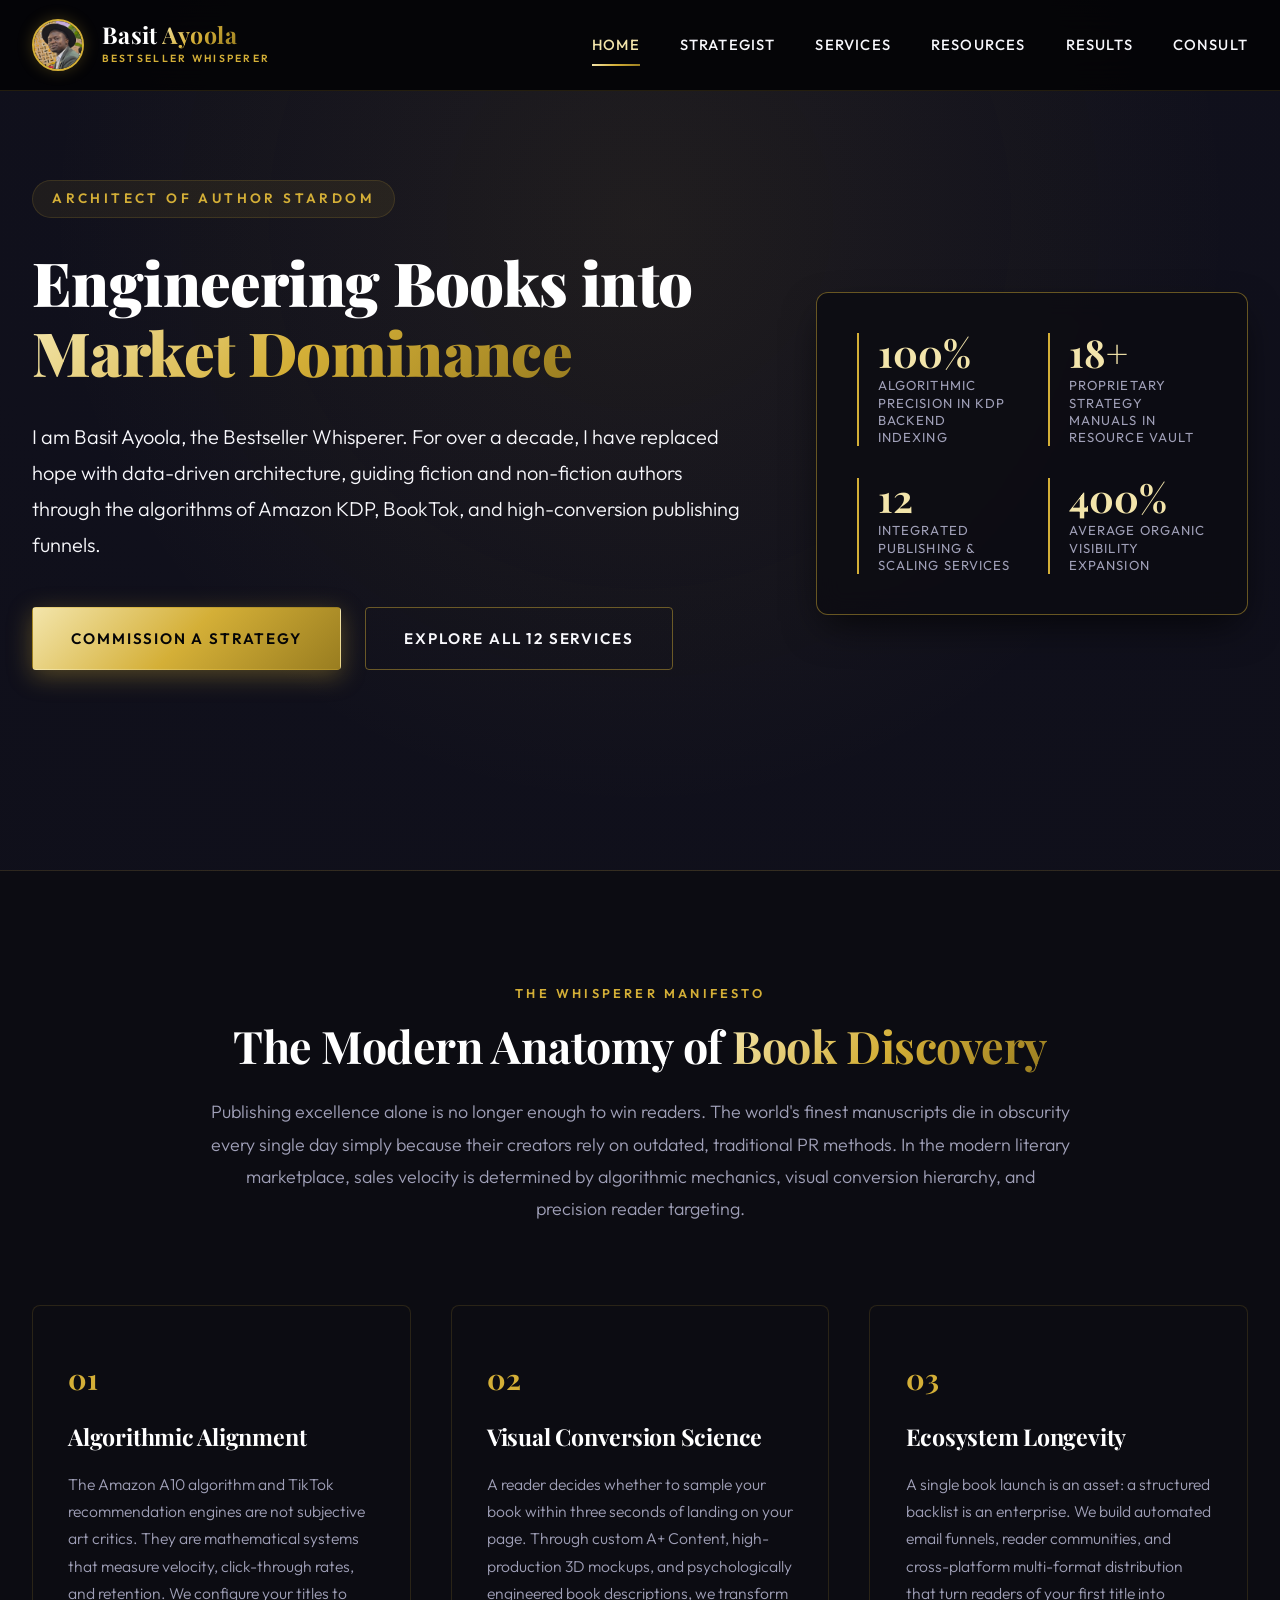
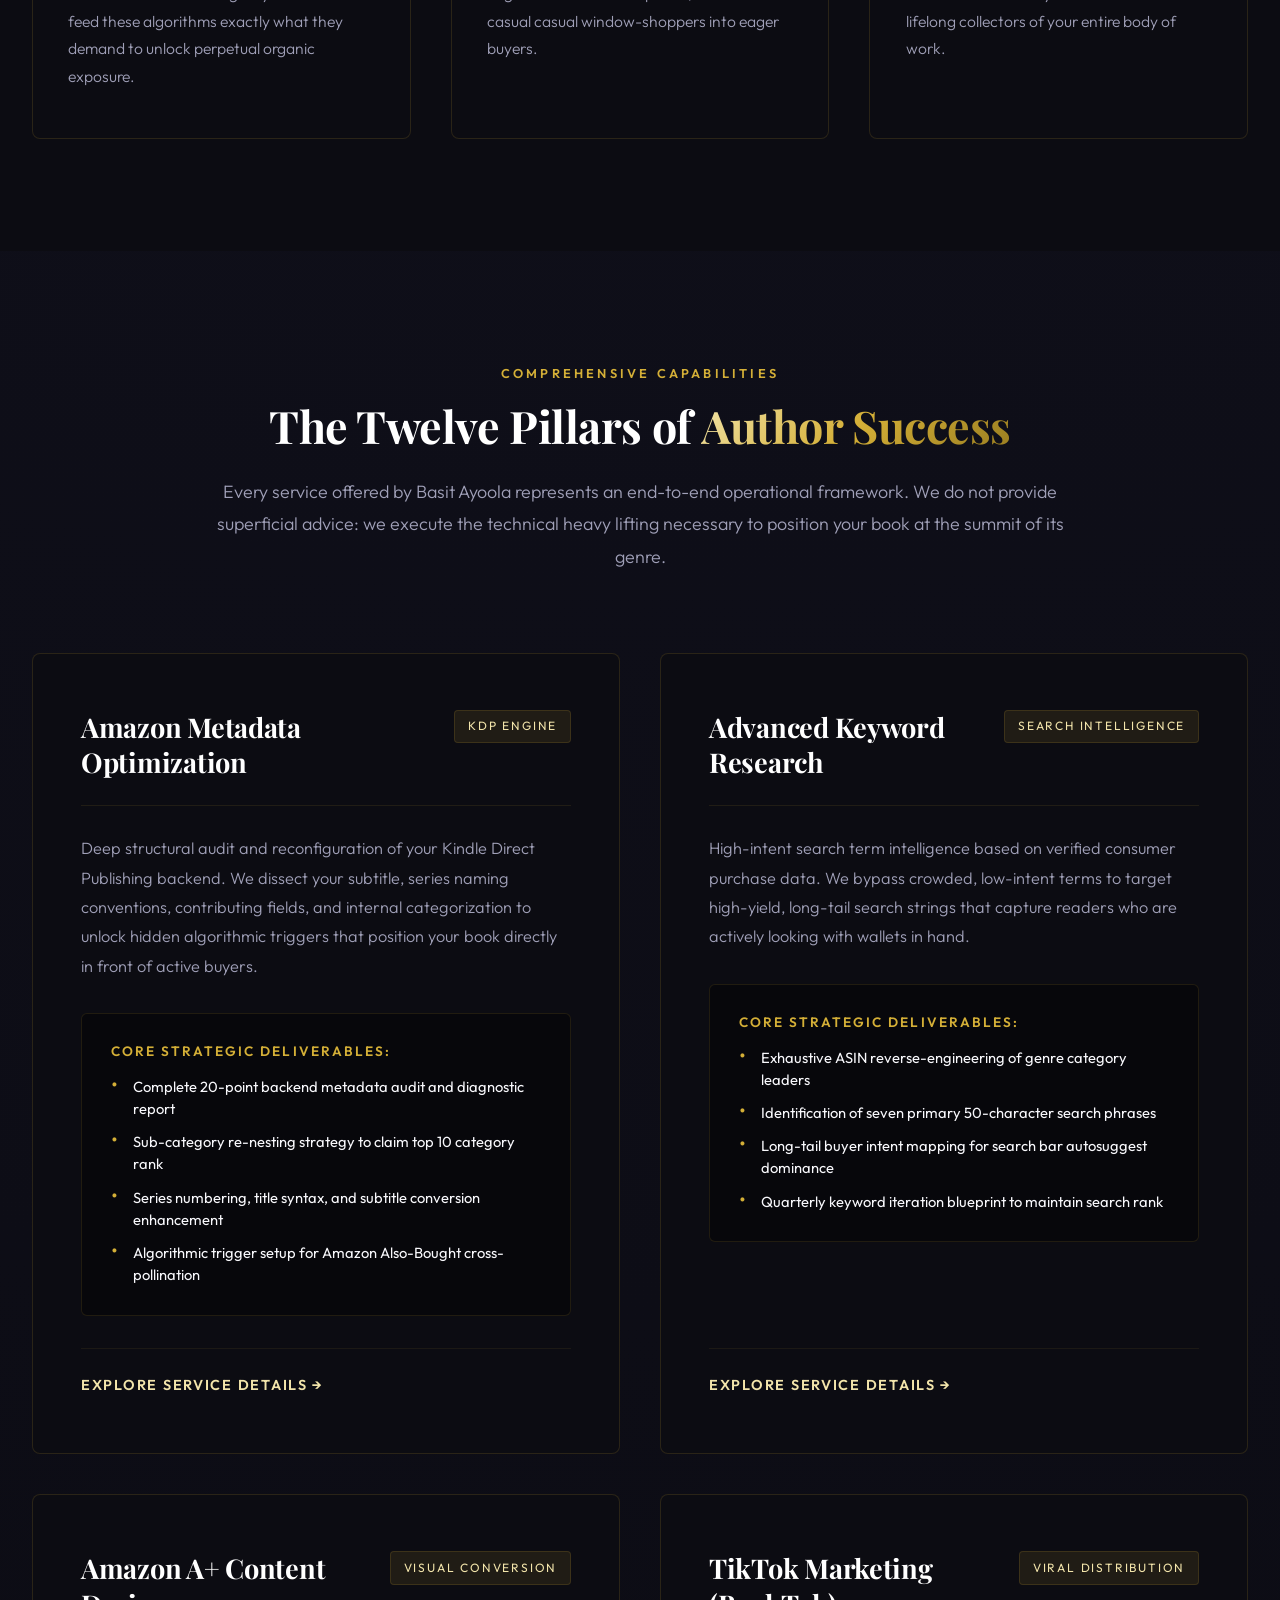
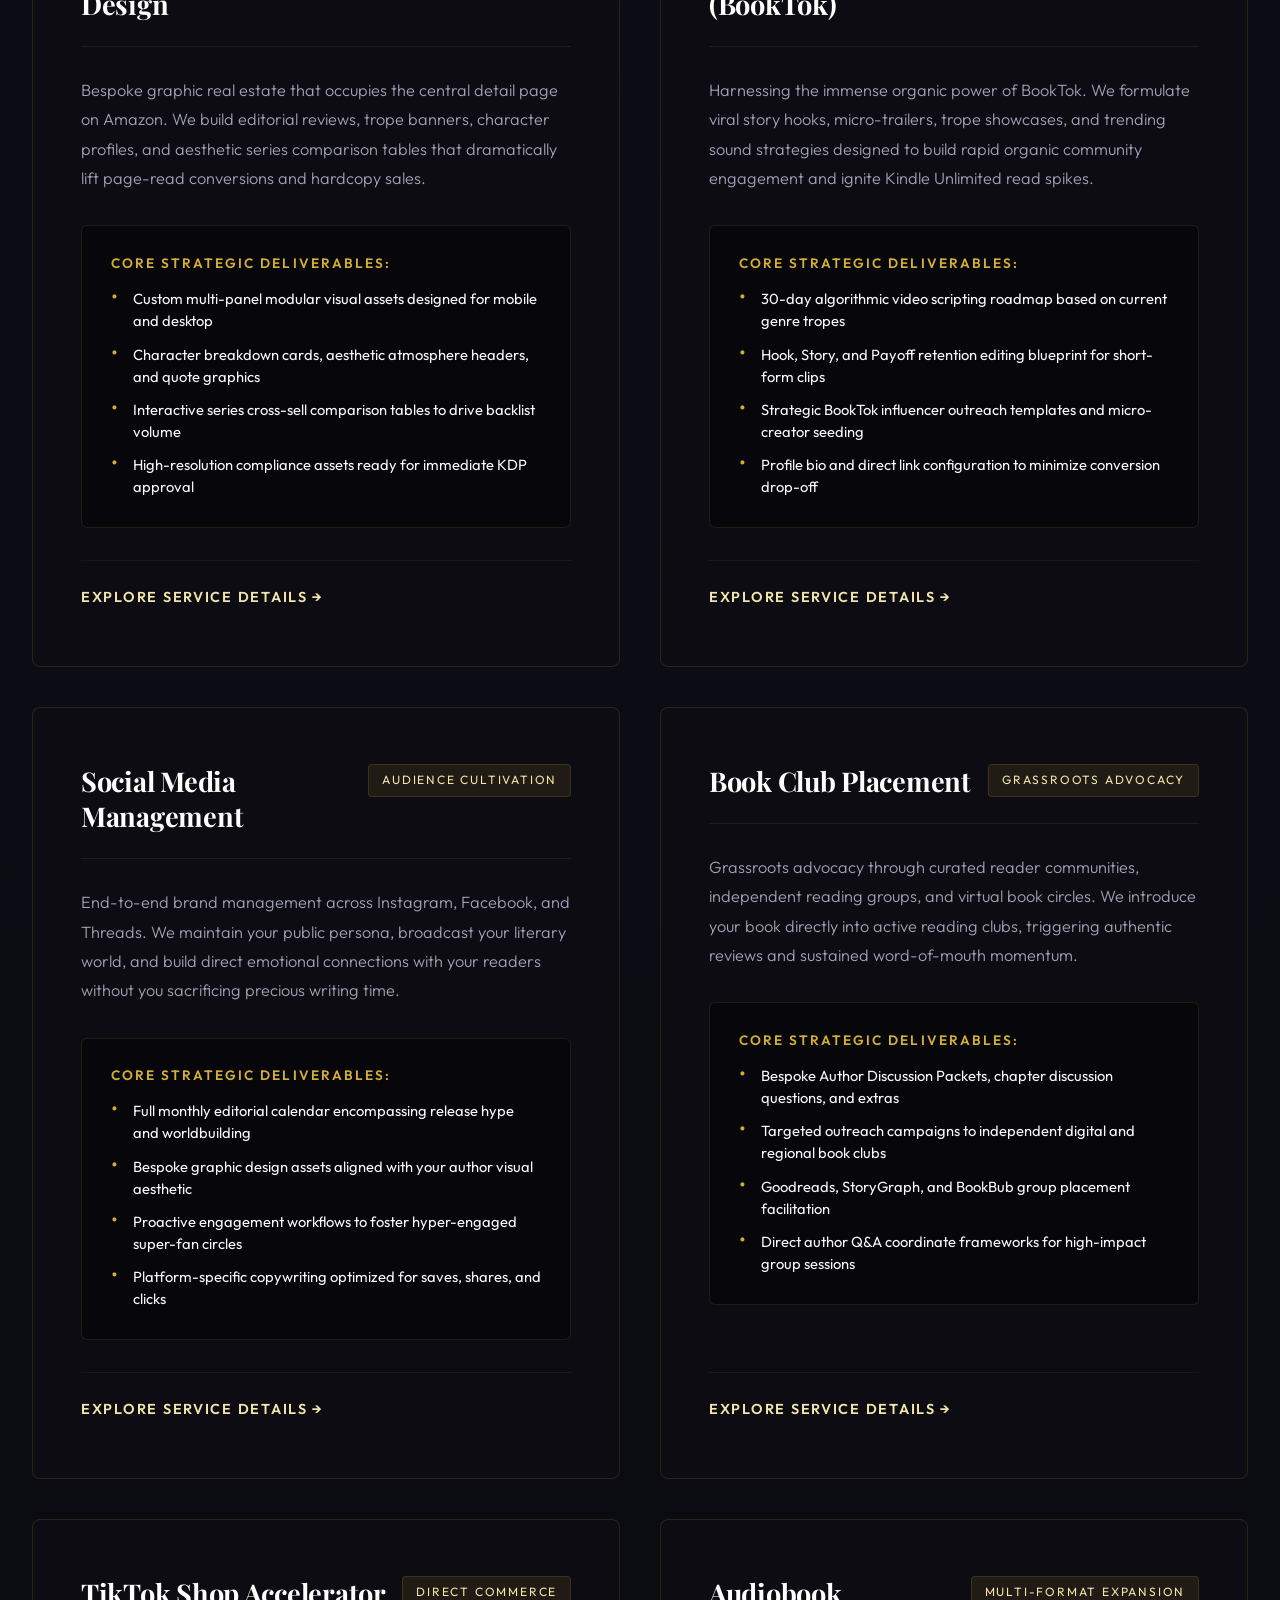
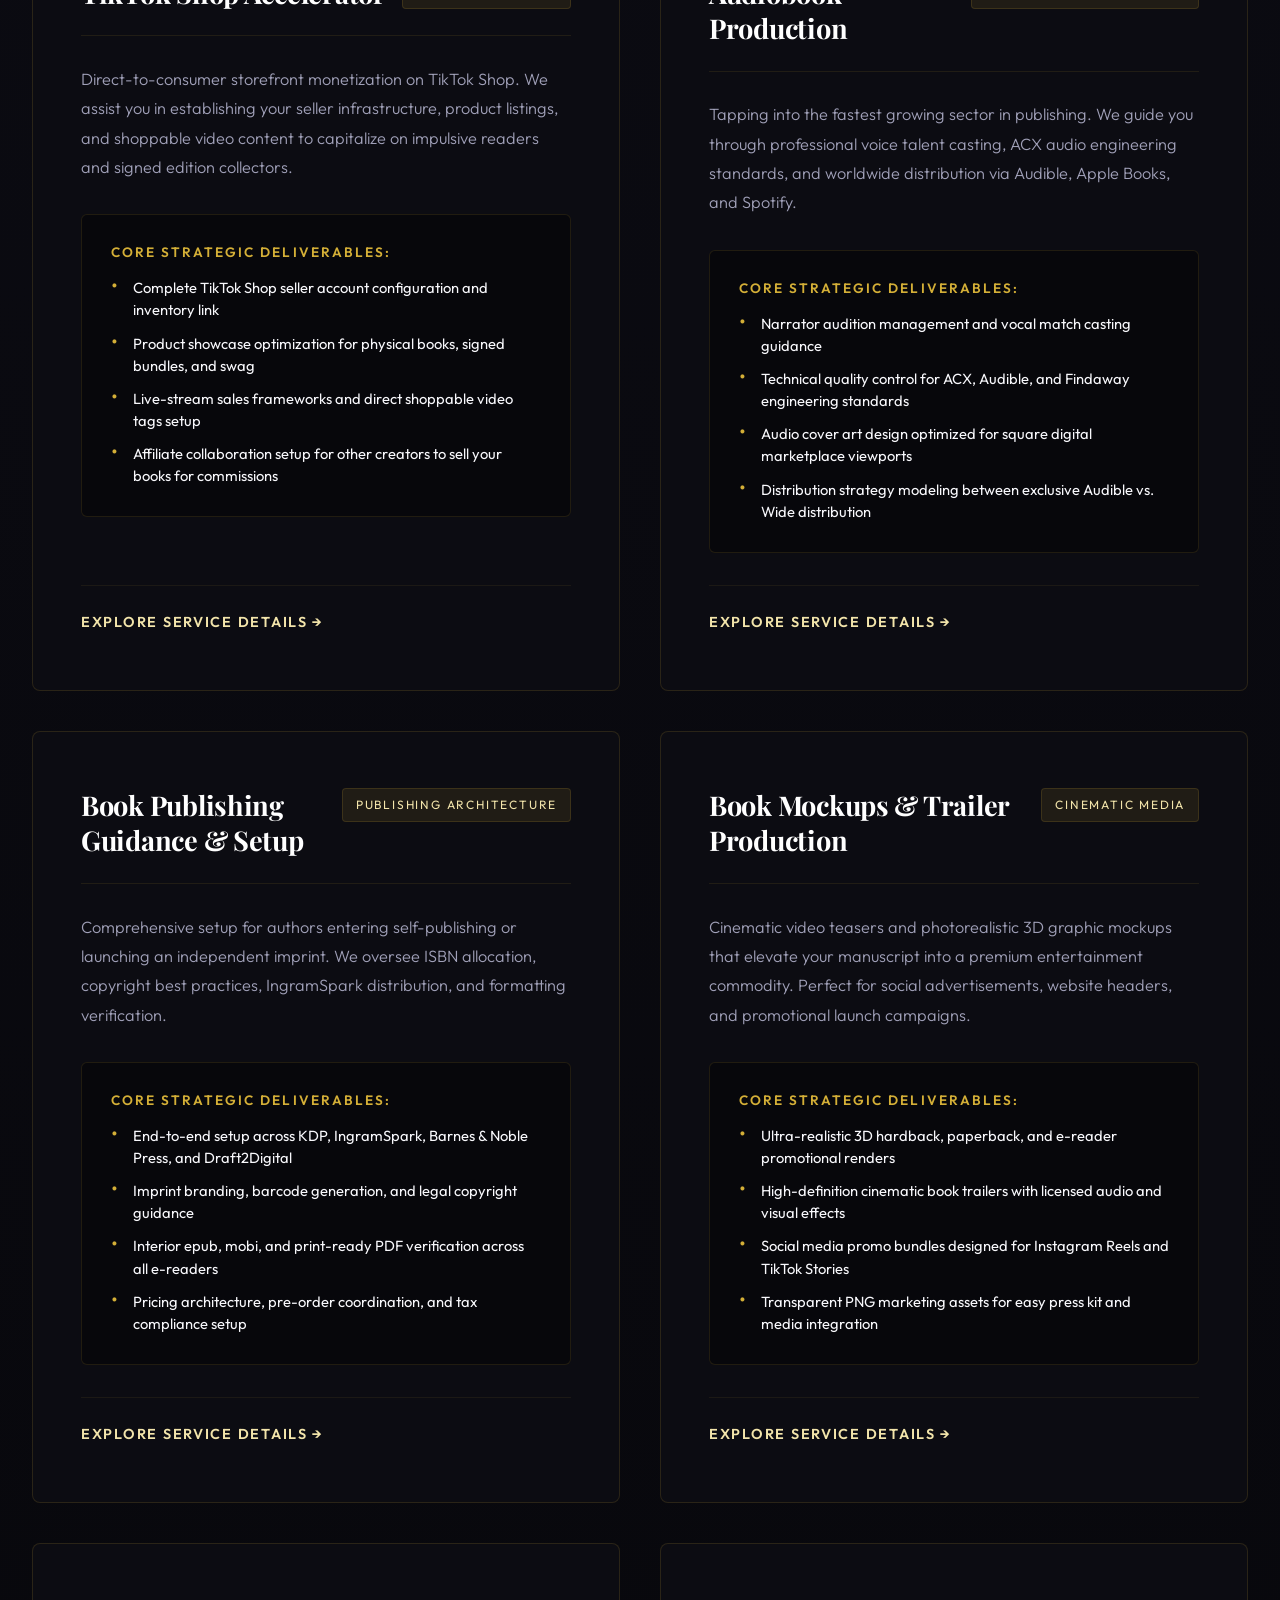
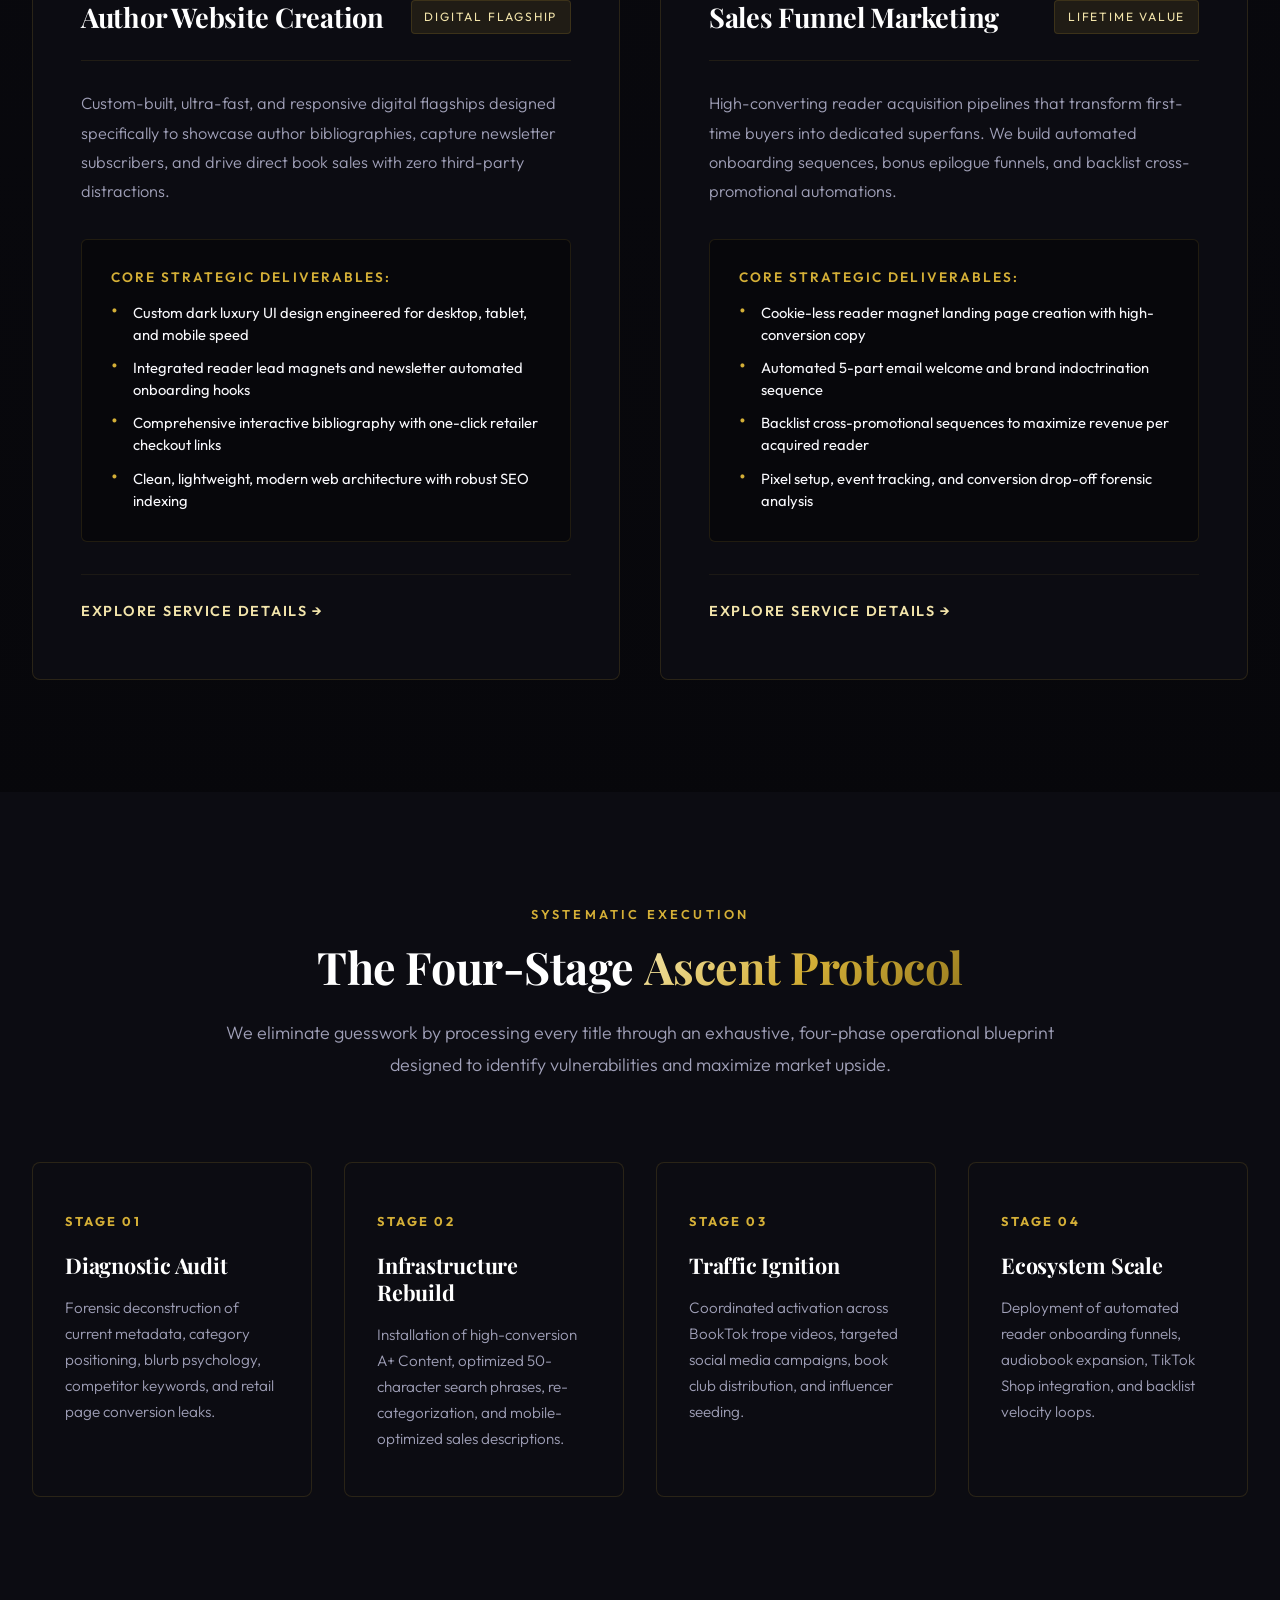
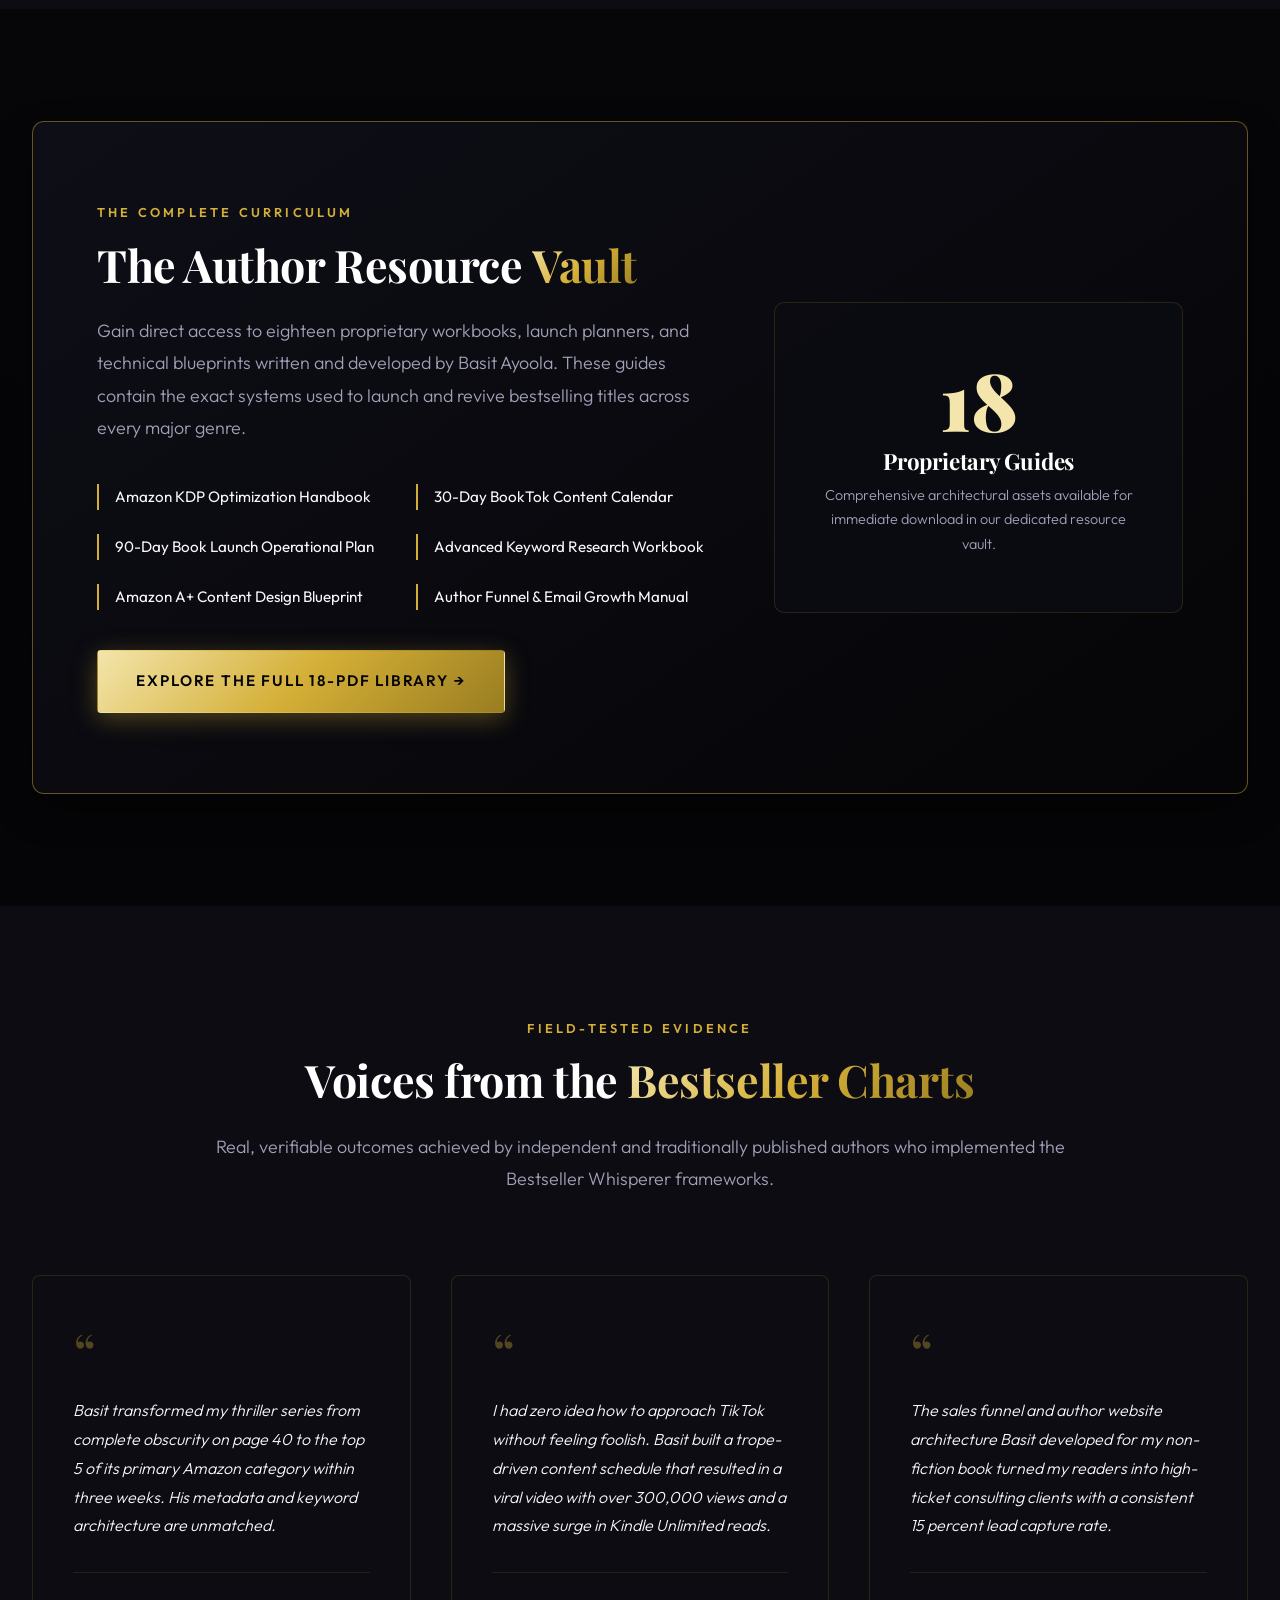
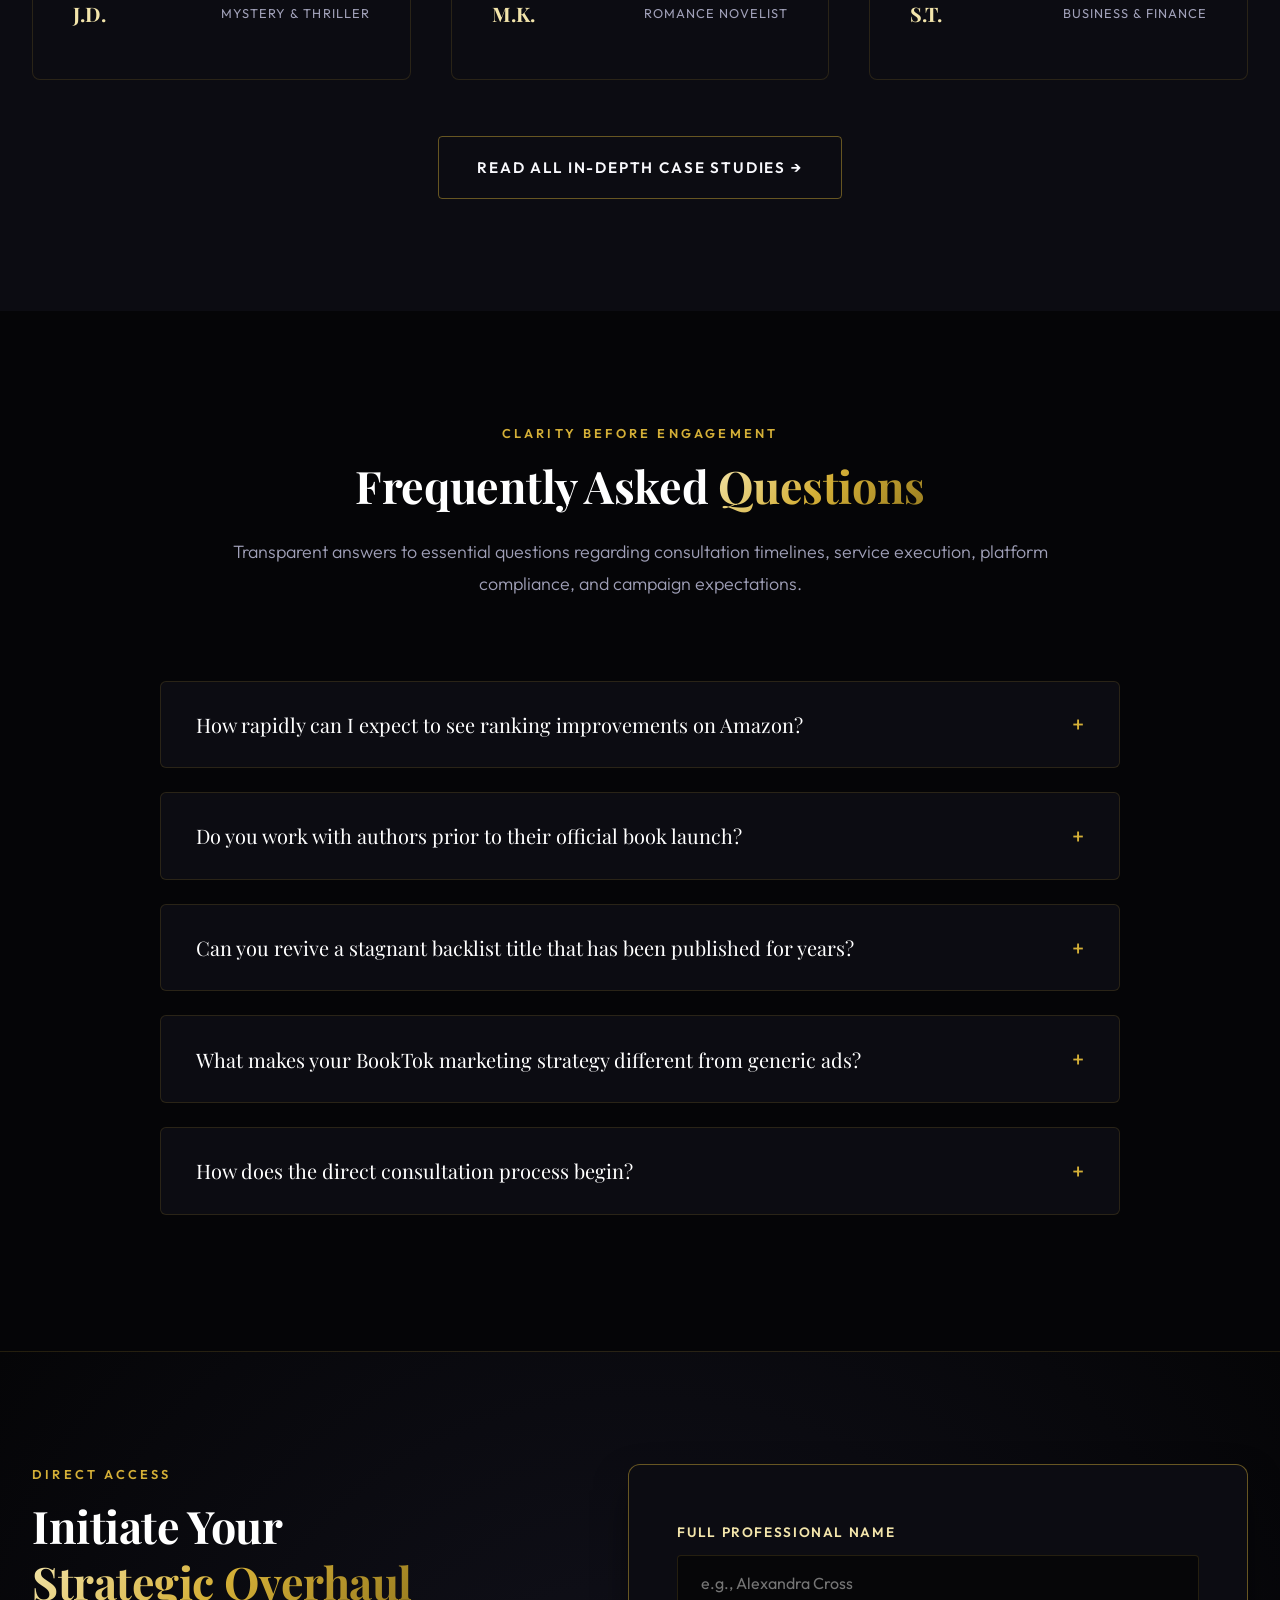
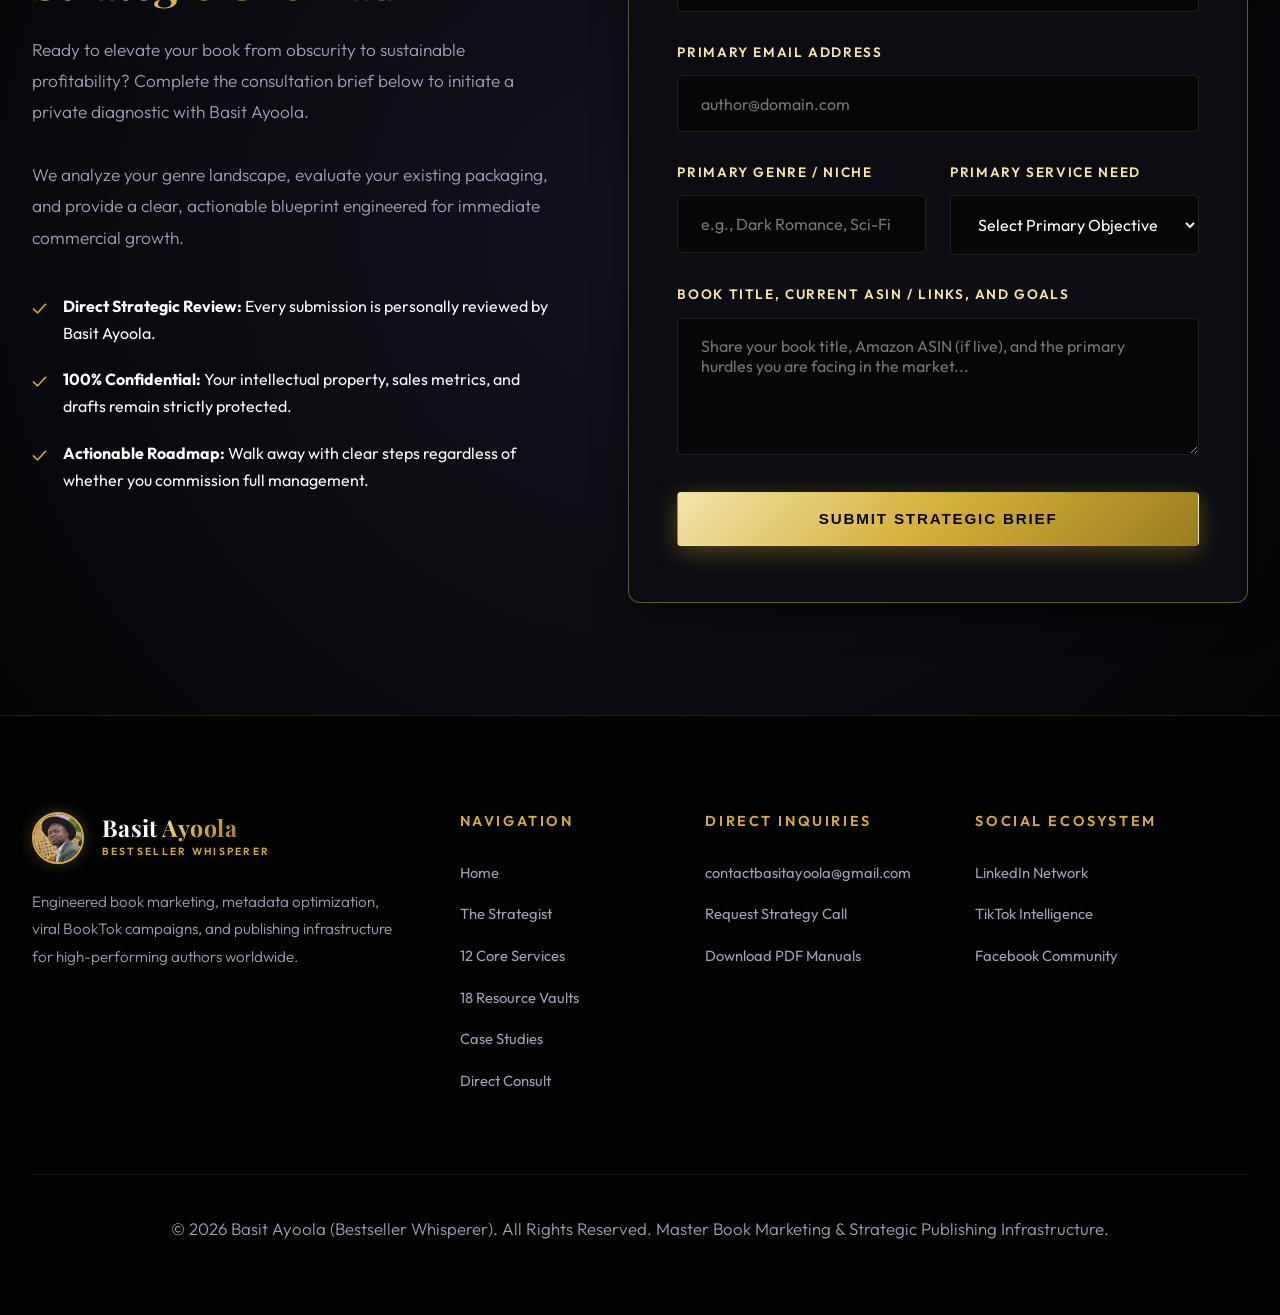
<file: index.html>
<!DOCTYPE html>
<html lang="en">
<head>
    <meta charset="UTF-8">
    <meta name="viewport" content="width=device-width, initial-scale=1.0">
    <meta name="description" content="Basit Ayoola (Bestseller Whisperer) - Master Book Marketing Strategist, Amazon KDP Specialist, BookTok Campaign Architect, and Publishing Consultant for ambitious authors worldwide.">
    <title>Basit Ayoola | Bestseller Whisperer | Elite Book Marketing Strategist</title>
    
    <!-- Favicon: Browser Tab Icon -->
    <link rel="icon" type="image/jpeg" href="assets/images/basitic.jpg">

    <!-- External Typography -->
    <link rel="preconnect" href="https://fonts.googleapis.com">
    <link rel="preconnect" href="https://fonts.gstatic.com" crossorigin>
    <link href="https://fonts.googleapis.com/css2?family=Outfit:ital,wght@0,300;0,400;0,500;0,600;0,700;1,300;1,400&family=Playfair+Display:ital,wght@0,400;0,600;0,700;0,900;1,400;1,700&display=swap" rel="stylesheet">

    <!-- External Global Stylesheet Reference -->
    <link rel="stylesheet" href="css/style.css">

    <!-- Comprehensive Internal Stylesheet (Self-Contained High-Performance Engine) -->
    <style>
        :root {
            --bg-obsidian: #050507;
            --bg-surface: #0c0c12;
            --bg-elevated: #13131d;
            --bg-glass: rgba(12, 12, 18, 0.82);
            --gold-primary: #d4af37;
            --gold-light: #f3e5ab;
            --gold-dark: #997d20;
            --gold-gradient: linear-gradient(135deg, #f3e5ab 0%, #d4af37 50%, #997d20 100%);
            --gold-glow: rgba(212, 175, 55, 0.25);
            --text-pure: #ffffff;
            --text-ivory: #f8f8fc;
            --text-muted: #a0a0b8;
            --text-dim: #6b6b84;
            --border-subtle: rgba(212, 175, 55, 0.15);
            --border-highlight: rgba(212, 175, 55, 0.45);
            --font-display: 'Playfair Display', Georgia, serif;
            --font-body: 'Outfit', -apple-system, BlinkMacSystemFont, sans-serif;
            --transition-smooth: all 0.4s cubic-bezier(0.16, 1, 0.3, 1);
            --shadow-card: 0 16px 40px -10px rgba(0, 0, 0, 0.75);
            --shadow-gold: 0 0 35px rgba(212, 175, 55, 0.2);
        }

        *, *::before, *::after {
            box-sizing: border-box;
            margin: 0;
            padding: 0;
        }

        html {
            scroll-behavior: smooth;
            font-size: 16px;
            background-color: var(--bg-obsidian);
            color: var(--text-ivory);
            font-family: var(--font-body);
            line-height: 1.7;
            -webkit-font-smoothing: antialiased;
        }

        body {
            overflow-x: hidden;
            background: radial-gradient(circle at 50% 0%, rgba(20, 20, 35, 0.8) 0%, var(--bg-obsidian) 70%);
            min-height: 100vh;
        }

        ::selection {
            background-color: var(--gold-primary);
            color: var(--bg-obsidian);
        }

        /* Typography Presets */
        h1, h2, h3, h4, h5, h6 {
            font-family: var(--font-display);
            font-weight: 700;
            line-height: 1.25;
            letter-spacing: -0.01em;
            color: var(--text-pure);
        }

        p {
            color: var(--text-muted);
            margin-bottom: 1.5rem;
            font-weight: 300;
            font-size: 1.05rem;
        }

        a {
            color: inherit;
            text-decoration: none;
            transition: var(--transition-smooth);
        }

        ul {
            list-style: none;
        }

        .gold-text {
            background: var(--gold-gradient);
            -webkit-background-clip: text;
            -webkit-text-fill-color: transparent;
            display: inline-block;
        }

        .container {
            width: 100%;
            max-width: 1320px;
            margin: 0 auto;
            padding: 0 2rem;
        }

        .section-padding {
            padding: 7rem 0;
        }

        .bg-darker {
            background-color: var(--bg-surface);
            position: relative;
        }

        .bg-elevated {
            background-color: var(--bg-elevated);
        }

        /* Header & Navigation */
        .main-header {
            position: fixed;
            top: 0;
            left: 0;
            width: 100%;
            z-index: 1000;
            background: rgba(5, 5, 7, 0.85);
            backdrop-filter: blur(16px);
            border-bottom: 1px solid var(--border-subtle);
            transition: var(--transition-smooth);
        }

        .main-header.scrolled {
            background: rgba(5, 5, 7, 0.96);
            border-bottom: 1px solid var(--border-highlight);
            box-shadow: 0 10px 30px rgba(0, 0, 0, 0.8);
        }

        .header-content {
            display: flex;
            align-items: center;
            justify-content: space-between;
            height: 90px;
        }

        /* Circular Logo Badge with Picture */
        .logo-wrap {
            display: flex;
            align-items: center;
            gap: 1.1rem;
            text-decoration: none;
        }

        .header-avatar-circle {
            width: 52px;
            height: 52px;
            border-radius: 50%;
            object-fit: cover;
            border: 2px solid var(--gold-primary);
            box-shadow: 0 0 15px var(--gold-glow);
            transition: var(--transition-smooth);
        }

        .logo-wrap:hover .header-avatar-circle {
            transform: scale(1.06);
            box-shadow: 0 0 22px rgba(212, 175, 55, 0.5);
            border-color: var(--gold-light);
        }

        .logo-text {
            display: flex;
            flex-direction: column;
        }

        .name-row {
            font-family: var(--font-display);
            font-size: 1.45rem;
            font-weight: 700;
            line-height: 1.1;
            letter-spacing: 0.02em;
        }

        .name-white {
            color: var(--text-pure);
        }

        .name-gold {
            background: var(--gold-gradient);
            -webkit-background-clip: text;
            -webkit-text-fill-color: transparent;
        }

        .logo-sub {
            font-family: var(--font-body);
            font-size: 0.65rem;
            font-weight: 600;
            letter-spacing: 0.22em;
            color: var(--gold-primary);
            margin-top: 3px;
            text-transform: uppercase;
        }

        /* Desktop Nav & Menu Button */
        .desktop-nav {
            display: flex;
            align-items: center;
            gap: 2.5rem;
        }

        .desktop-nav a {
            font-size: 0.92rem;
            font-weight: 500;
            text-transform: uppercase;
            letter-spacing: 0.08em;
            color: var(--text-ivory);
            position: relative;
            padding: 0.5rem 0;
        }

        .desktop-nav a::after {
            content: '';
            position: absolute;
            bottom: 0;
            left: 0;
            width: 0%;
            height: 2px;
            background: var(--gold-gradient);
            transition: var(--transition-smooth);
        }

        .desktop-nav a:hover::after,
        .desktop-nav a.active::after {
            width: 100%;
        }

        .desktop-nav a:hover,
        .desktop-nav a.active {
            color: var(--gold-light);
        }

        .menu-toggle {
            display: none;
            background: transparent;
            border: none;
            cursor: pointer;
            padding: 10px;
            flex-direction: column;
            gap: 7px;
            z-index: 1100;
        }

        .menu-toggle .bar {
            width: 30px;
            height: 2px;
            background: var(--gold-primary);
            transition: var(--transition-smooth);
        }

        .menu-toggle.active .bar:nth-child(1) {
            transform: translateY(9px) rotate(45deg);
        }

        .menu-toggle.active .bar:nth-child(2) {
            transform: translateY(-0px) rotate(-45deg);
        }

        /* Fullscreen Navigation Overlay */
        .menu-overlay {
            position: fixed;
            top: 0;
            left: 0;
            width: 100%;
            height: 100vh;
            background: rgba(5, 5, 7, 0.98);
            backdrop-filter: blur(25px);
            z-index: 999;
            display: flex;
            align-items: center;
            justify-content: center;
            opacity: 0;
            visibility: hidden;
            transition: var(--transition-smooth);
        }

        .menu-overlay.open {
            opacity: 1;
            visibility: visible;
        }

        .overlay-nav ul {
            text-align: center;
            display: flex;
            flex-direction: column;
            gap: 2rem;
        }

        .overlay-nav ul li a {
            font-family: var(--font-display);
            font-size: 2.2rem;
            color: var(--text-ivory);
            letter-spacing: 0.05em;
        }

        .overlay-nav ul li a:hover,
        .overlay-nav ul li a.active {
            color: var(--gold-primary);
        }

        /* Buttons & Calls to Action */
        .btn {
            display: inline-flex;
            align-items: center;
            justify-content: center;
            padding: 1.1rem 2.4rem;
            border-radius: 4px;
            font-size: 0.95rem;
            font-weight: 600;
            text-transform: uppercase;
            letter-spacing: 0.12em;
            cursor: pointer;
            transition: var(--transition-smooth);
            border: 1px solid transparent;
            text-align: center;
        }

        .btn-gold {
            background: var(--gold-gradient);
            color: #050507;
            box-shadow: 0 6px 25px rgba(212, 175, 55, 0.35);
        }

        .btn-gold:hover {
            transform: translateY(-3px);
            box-shadow: 0 12px 35px rgba(212, 175, 55, 0.55);
            background: linear-gradient(135deg, #ffffff 0%, #d4af37 60%, #997d20 100%);
        }

        .btn-outline {
            background: transparent;
            border: 1px solid var(--border-highlight);
            color: var(--text-ivory);
        }

        .btn-outline:hover {
            border-color: var(--gold-primary);
            background: rgba(212, 175, 55, 0.08);
            color: var(--gold-light);
            transform: translateY(-3px);
        }

        .btn-full {
            width: 100%;
        }

        /* Hero Section */
        .hero {
            position: relative;
            padding-top: 180px;
            padding-bottom: 9rem;
            background: radial-gradient(circle at 50% 25%, rgba(212, 175, 55, 0.08) 0%, transparent 65%);
            border-bottom: 1px solid var(--border-subtle);
        }

        .hero-layout {
            display: grid;
            grid-template-columns: 1.25fr 0.75fr;
            gap: 4rem;
            align-items: center;
        }

        .hero-tagline {
            display: inline-block;
            font-size: 0.85rem;
            font-weight: 600;
            text-transform: uppercase;
            letter-spacing: 0.25em;
            color: var(--gold-primary);
            padding: 0.4rem 1.2rem;
            background: rgba(212, 175, 55, 0.08);
            border: 1px solid var(--border-subtle);
            border-radius: 50px;
            margin-bottom: 1.8rem;
        }

        .hero-title {
            font-size: 3.8rem;
            line-height: 1.15;
            margin-bottom: 2rem;
            font-weight: 900;
        }

        .hero-lead {
            font-size: 1.25rem;
            line-height: 1.8;
            color: var(--text-ivory);
            margin-bottom: 2.8rem;
            font-weight: 300;
        }

        .hero-cta-cluster {
            display: flex;
            gap: 1.5rem;
            align-items: center;
            margin-bottom: 3.5rem;
            flex-wrap: wrap;
        }

        .hero-stats-panel {
            background: rgba(12, 12, 18, 0.85);
            border: 1px solid var(--border-highlight);
            border-radius: 12px;
            padding: 2.5rem;
            backdrop-filter: blur(12px);
            box-shadow: var(--shadow-card);
        }

        .stats-grid {
            display: grid;
            grid-template-columns: 1fr 1fr;
            gap: 2rem;
        }

        .stat-item {
            border-left: 2px solid var(--gold-primary);
            padding-left: 1.2rem;
        }

        .stat-number {
            font-family: var(--font-display);
            font-size: 2.4rem;
            font-weight: 700;
            color: var(--gold-light);
            line-height: 1;
            margin-bottom: 0.4rem;
        }

        .stat-label {
            font-size: 0.82rem;
            text-transform: uppercase;
            letter-spacing: 0.08em;
            color: var(--text-muted);
            line-height: 1.3;
        }

        /* Section Header Common */
        .section-header {
            text-align: center;
            max-width: 860px;
            margin: 0 auto 5rem;
        }

        .section-tag {
            font-size: 0.8rem;
            text-transform: uppercase;
            letter-spacing: 0.25em;
            color: var(--gold-primary);
            font-weight: 600;
            margin-bottom: 0.8rem;
            display: block;
        }

        .section-title {
            font-size: 2.8rem;
            margin-bottom: 1.4rem;
        }

        .section-desc {
            font-size: 1.12rem;
            color: var(--text-muted);
            line-height: 1.8;
        }

        /* Manifesto Grid */
        .manifesto-grid {
            display: grid;
            grid-template-columns: repeat(3, 1fr);
            gap: 2.5rem;
        }

        .manifesto-card {
            background: var(--bg-surface);
            border: 1px solid var(--border-subtle);
            border-radius: 8px;
            padding: 3rem 2.2rem;
            transition: var(--transition-smooth);
            position: relative;
            overflow: hidden;
        }

        .manifesto-card::before {
            content: '';
            position: absolute;
            top: 0;
            left: 0;
            width: 100%;
            height: 3px;
            background: var(--gold-gradient);
            transform: scaleX(0);
            transform-origin: left;
            transition: var(--transition-smooth);
        }

        .manifesto-card:hover {
            border-color: var(--border-highlight);
            transform: translateY(-8px);
            box-shadow: var(--shadow-card);
        }

        .manifesto-card:hover::before {
            transform: scaleX(1);
        }

        .manifesto-num {
            font-family: var(--font-display);
            font-size: 1.8rem;
            font-weight: 700;
            color: var(--gold-primary);
            margin-bottom: 1.2rem;
            display: block;
        }

        .manifesto-card h3 {
            font-size: 1.45rem;
            margin-bottom: 1.2rem;
        }

        .manifesto-card p {
            font-size: 0.98rem;
            line-height: 1.75;
            color: var(--text-muted);
            margin-bottom: 0;
        }

        /* 12 Master Services Section (Massive 5x Depth) */
        .services-master-grid {
            display: grid;
            grid-template-columns: repeat(2, 1fr);
            gap: 2.5rem;
        }

        .service-deep-box {
            background: var(--bg-surface);
            border: 1px solid var(--border-subtle);
            border-radius: 8px;
            padding: 3.5rem 3rem;
            transition: var(--transition-smooth);
            display: flex;
            flex-direction: column;
            justify-content: space-between;
        }

        .service-deep-box:hover {
            border-color: var(--gold-primary);
            box-shadow: 0 15px 45px rgba(0, 0, 0, 0.7);
            transform: translateY(-5px);
        }

        .service-header-cluster {
            display: flex;
            justify-content: space-between;
            align-items: flex-start;
            margin-bottom: 1.8rem;
            border-bottom: 1px solid rgba(212, 175, 55, 0.1);
            padding-bottom: 1.5rem;
        }

        .service-deep-box h3 {
            font-size: 1.7rem;
            line-height: 1.3;
        }

        .service-badge {
            font-size: 0.75rem;
            text-transform: uppercase;
            letter-spacing: 0.15em;
            padding: 0.35rem 0.8rem;
            background: rgba(212, 175, 55, 0.1);
            color: var(--gold-light);
            border: 1px solid var(--border-subtle);
            border-radius: 4px;
            white-space: nowrap;
        }

        .service-deep-text {
            font-size: 1.02rem;
            line-height: 1.8;
            color: var(--text-muted);
            margin-bottom: 2rem;
        }

        .service-deliverables-box {
            background: rgba(5, 5, 7, 0.6);
            border: 1px solid rgba(212, 175, 55, 0.12);
            border-radius: 6px;
            padding: 1.8rem;
            margin-bottom: 2rem;
        }

        .service-deliverables-box h4 {
            font-family: var(--font-body);
            font-size: 0.85rem;
            text-transform: uppercase;
            letter-spacing: 0.15em;
            color: var(--gold-primary);
            margin-bottom: 1rem;
            font-weight: 600;
        }

        .service-deliverables-box ul {
            display: grid;
            grid-template-columns: 1fr;
            gap: 0.7rem;
        }

        .service-deliverables-box ul li {
            font-size: 0.92rem;
            color: var(--text-ivory);
            position: relative;
            padding-left: 1.4rem;
            line-height: 1.5;
        }

        .service-deliverables-box ul li::before {
            content: '•';
            color: var(--gold-primary);
            position: absolute;
            left: 0;
            font-size: 1.3rem;
            line-height: 1;
            top: -2px;
        }

        .service-footer-action {
            display: flex;
            justify-content: space-between;
            align-items: center;
            margin-top: auto;
            padding-top: 1.5rem;
            border-top: 1px solid rgba(212, 175, 55, 0.08);
        }

        .service-action-link {
            font-size: 0.9rem;
            text-transform: uppercase;
            letter-spacing: 0.12em;
            font-weight: 600;
            color: var(--gold-light);
            display: inline-flex;
            align-items: center;
            gap: 0.5rem;
        }

        .service-action-link:hover {
            color: var(--text-pure);
            transform: translateX(4px);
        }

        /* 4-Stage Protocol Architecture */
        .protocol-row {
            display: grid;
            grid-template-columns: repeat(4, 1fr);
            gap: 2rem;
            margin-top: 4rem;
        }

        .protocol-card {
            background: var(--bg-surface);
            border: 1px solid var(--border-subtle);
            border-radius: 8px;
            padding: 2.8rem 2rem;
            position: relative;
            transition: var(--transition-smooth);
        }

        .protocol-card:hover {
            border-color: var(--gold-primary);
            transform: translateY(-6px);
        }

        .protocol-step {
            display: inline-block;
            font-size: 0.8rem;
            font-weight: 700;
            letter-spacing: 0.2em;
            color: var(--gold-primary);
            margin-bottom: 1.2rem;
            text-transform: uppercase;
        }

        .protocol-card h3 {
            font-size: 1.35rem;
            margin-bottom: 1rem;
        }

        .protocol-card p {
            font-size: 0.95rem;
            color: var(--text-muted);
            margin-bottom: 0;
            line-height: 1.7;
        }

        /* Vault Teaser Feature */
        .vault-teaser-box {
            background: linear-gradient(145deg, #0e0e17 0%, #050507 100%);
            border: 1px solid var(--border-highlight);
            border-radius: 12px;
            padding: 5rem 4rem;
            box-shadow: var(--shadow-card);
            display: grid;
            grid-template-columns: 1.2fr 0.8fr;
            gap: 4rem;
            align-items: center;
        }

        .vault-feature-list {
            display: grid;
            grid-template-columns: 1fr 1fr;
            gap: 1.5rem;
            margin: 2.5rem 0;
        }

        .vault-feature-item {
            font-size: 0.95rem;
            color: var(--text-ivory);
            border-left: 2px solid var(--gold-primary);
            padding-left: 1rem;
        }

        .vault-counter-badge {
            text-align: center;
            background: rgba(12, 12, 18, 0.9);
            border: 1px solid var(--border-subtle);
            padding: 3.5rem 2.5rem;
            border-radius: 10px;
        }

        .counter-big {
            font-family: var(--font-display);
            font-size: 5rem;
            font-weight: 900;
            color: var(--gold-light);
            line-height: 1;
            margin-bottom: 0.5rem;
        }

        /* Author Testimonial Quotes Grid */
        .testimonial-home-grid {
            display: grid;
            grid-template-columns: repeat(3, 1fr);
            gap: 2.5rem;
        }

        .testimonial-home-card {
            background: var(--bg-surface);
            border: 1px solid var(--border-subtle);
            border-radius: 8px;
            padding: 3rem 2.5rem;
            position: relative;
            display: flex;
            flex-direction: column;
            justify-content: space-between;
        }

        .testimonial-home-card:hover {
            border-color: var(--border-highlight);
        }

        .quote-glyph {
            font-family: var(--font-display);
            font-size: 3.5rem;
            line-height: 1;
            color: var(--gold-primary);
            opacity: 0.35;
            margin-bottom: 1rem;
        }

        .testimonial-home-card p {
            font-size: 1rem;
            font-style: italic;
            color: var(--text-ivory);
            line-height: 1.8;
            margin-bottom: 2rem;
        }

        .author-meta-block {
            border-top: 1px solid rgba(212, 175, 55, 0.12);
            padding-top: 1.5rem;
            display: flex;
            justify-content: space-between;
            align-items: center;
        }

        .author-monogram {
            font-family: var(--font-display);
            font-size: 1.25rem;
            font-weight: 700;
            color: var(--gold-light);
        }

        .author-category-tag {
            font-size: 0.8rem;
            color: var(--text-muted);
            text-transform: uppercase;
            letter-spacing: 0.08em;
        }

        /* Interactive FAQ Accordion */
        .faq-accordion-container {
            max-width: 960px;
            margin: 0 auto;
        }

        .faq-accordion-item {
            background: var(--bg-surface);
            border: 1px solid var(--border-subtle);
            border-radius: 6px;
            margin-bottom: 1.5rem;
            overflow: hidden;
            transition: var(--transition-smooth);
        }

        .faq-accordion-item:hover {
            border-color: var(--border-highlight);
        }

        .faq-trigger {
            width: 100%;
            padding: 1.8rem 2.2rem;
            background: transparent;
            border: none;
            text-align: left;
            font-family: var(--font-display);
            font-size: 1.25rem;
            color: var(--text-pure);
            cursor: pointer;
            display: flex;
            justify-content: space-between;
            align-items: center;
        }

        .faq-indicator {
            font-size: 1.4rem;
            color: var(--gold-primary);
            transition: var(--transition-smooth);
            font-family: var(--font-body);
        }

        .faq-accordion-item.open .faq-indicator {
            transform: rotate(45deg);
        }

        .faq-panel {
            max-height: 0;
            overflow: hidden;
            transition: max-height 0.45s ease-out;
            padding: 0 2.2rem;
        }

        .faq-accordion-item.open .faq-panel {
            padding-bottom: 2rem;
        }

        .faq-panel p {
            font-size: 1.02rem;
            line-height: 1.8;
            color: var(--text-muted);
            margin-bottom: 0;
        }

        /* Direct Consultation Portal */
        .consult-portal {
            background: radial-gradient(circle at 50% 50%, rgba(20, 20, 32, 0.9) 0%, var(--bg-obsidian) 100%);
            border-top: 1px solid var(--border-subtle);
        }

        .consult-layout {
            display: grid;
            grid-template-columns: 1fr 1.2fr;
            gap: 5rem;
            align-items: flex-start;
        }

        .consult-details h2 {
            font-size: 2.8rem;
            margin-bottom: 1.5rem;
        }

        .consult-details p {
            font-size: 1.08rem;
            line-height: 1.8;
            margin-bottom: 2rem;
        }

        .consult-points {
            display: flex;
            flex-direction: column;
            gap: 1.2rem;
            margin-top: 2.5rem;
        }

        .consult-point {
            display: flex;
            gap: 1rem;
            align-items: flex-start;
        }

        .consult-point-icon {
            color: var(--gold-primary);
            font-size: 1.2rem;
            line-height: 1.6;
        }

        .author-form {
            background: var(--bg-surface);
            border: 1px solid var(--border-highlight);
            padding: 3.5rem 3rem;
            border-radius: 12px;
            box-shadow: var(--shadow-card);
        }

        .form-group {
            margin-bottom: 1.8rem;
        }

        .form-row {
            display: grid;
            grid-template-columns: 1fr 1fr;
            gap: 1.5rem;
        }

        .form-group label {
            display: block;
            font-size: 0.85rem;
            font-weight: 600;
            text-transform: uppercase;
            letter-spacing: 0.12em;
            color: var(--gold-light);
            margin-bottom: 0.7rem;
        }

        .form-group input,
        .form-group select,
        .form-group textarea {
            width: 100%;
            background: rgba(5, 5, 7, 0.8);
            border: 1px solid var(--border-subtle);
            border-radius: 4px;
            padding: 1.1rem 1.4rem;
            font-family: var(--font-body);
            font-size: 1rem;
            color: var(--text-pure);
            transition: var(--transition-smooth);
        }

        .form-group input:focus,
        .form-group select:focus,
        .form-group textarea:focus {
            outline: none;
            border-color: var(--gold-primary);
            box-shadow: 0 0 15px rgba(212, 175, 55, 0.2);
            background: #09090e;
        }

        .form-group select option {
            background: var(--bg-surface);
            color: var(--text-ivory);
        }

        .form-status {
            margin-top: 1.5rem;
            padding: 1rem;
            border-radius: 4px;
            text-align: center;
            font-weight: 500;
            display: none;
        }

        .form-status.success {
            display: block;
            background: rgba(46, 125, 50, 0.15);
            border: 1px solid #2e7d32;
            color: #81c784;
        }

        .form-status.error {
            display: block;
            background: rgba(198, 40, 40, 0.15);
            border: 1px solid #c62828;
            color: #ef9a9a;
        }

        /* Footer */
        .main-footer {
            background-color: #030304;
            border-top: 1px solid var(--border-subtle);
            padding: 6rem 0 3rem;
        }

        .footer-grid {
            display: grid;
            grid-template-columns: 2fr 1fr 1fr 1.5fr;
            gap: 4rem;
            margin-bottom: 5rem;
        }

        .footer-brand .logo-wrap {
            margin-bottom: 1.5rem;
        }

        .footer-brand p {
            font-size: 0.95rem;
            line-height: 1.8;
            max-width: 360px;
        }

        .footer-col h4 {
            font-family: var(--font-body);
            font-size: 0.9rem;
            text-transform: uppercase;
            letter-spacing: 0.18em;
            color: var(--gold-primary);
            margin-bottom: 1.8rem;
            font-weight: 600;
        }

        .footer-col ul {
            display: flex;
            flex-direction: column;
            gap: 0.9rem;
        }

        .footer-col ul li a {
            font-size: 0.92rem;
            color: var(--text-muted);
        }

        .footer-col ul li a:hover {
            color: var(--gold-light);
            padding-left: 4px;
        }

        .footer-bottom {
            border-top: 1px solid rgba(255, 255, 255, 0.05);
            padding-top: 2.5rem;
            text-align: center;
            font-size: 0.85rem;
            color: var(--text-dim);
        }

        /* Scroll Reveal Utility Classes */
        .reveal {
            opacity: 0;
            transform: translateY(35px);
            transition: opacity 0.8s cubic-bezier(0.16, 1, 0.3, 1), transform 0.8s cubic-bezier(0.16, 1, 0.3, 1);
        }

        .reveal.active {
            opacity: 1;
            transform: translateY(0);
        }

        /* Responsive Breakpoints */
        @media (max-width: 1100px) {
            .hero-layout,
            .consult-layout,
            .vault-teaser-box {
                grid-template-columns: 1fr;
                gap: 3.5rem;
            }
            .services-master-grid,
            .manifesto-grid,
            .testimonial-home-grid {
                grid-template-columns: 1fr;
            }
            .protocol-row {
                grid-template-columns: repeat(2, 1fr);
            }
            .footer-grid {
                grid-template-columns: 1fr 1fr;
                gap: 3rem;
            }
        }

        @media (max-width: 768px) {
            .desktop-nav {
                display: none;
            }
            .menu-toggle {
                display: flex;
            }
            .hero-title {
                font-size: 2.6rem;
            }
            .section-title {
                font-size: 2.1rem;
            }
            .stats-grid,
            .form-row,
            .vault-feature-list {
                grid-template-columns: 1fr;
            }
            .protocol-row {
                grid-template-columns: 1fr;
            }
            .author-form {
                padding: 2.2rem 1.6rem;
            }
            .footer-grid {
                grid-template-columns: 1fr;
            }
        }
    </style>
</head>
<body>

    <!-- Fullscreen Menu Overlay -->
    <div class="menu-overlay" id="menuOverlay">
        <nav class="overlay-nav">
            <ul>
                <li><a href="index.html" class="active">Home</a></li>
                <li><a href="about/index.html">The Strategist</a></li>
                <li><a href="services/index.html">12 Marketing Services</a></li>
                <li><a href="resources/index.html">18 Resource Vaults</a></li>
                <li><a href="testimonials/index.html">Author Case Studies</a></li>
                <li><a href="contact/index.html">Direct Consult</a></li>
            </ul>
        </nav>
    </div>

    <!-- Main Navigation Header -->
    <header class="main-header" id="mainHeader">
        <div class="container">
            <div class="header-content">
                <!-- Circular Avatar & Brand Name Cluster -->
                <a href="index.html" class="logo-wrap" title="Basit Ayoola - Bestseller Whisperer">
                    <img src="assets/images/basitic.jpg" alt="Basit Ayoola" class="header-avatar-circle">
                    <div class="logo-text">
                        <div class="name-row">
                            <span class="name-white">Basit</span> <span class="name-gold">Ayoola</span>
                        </div>
                        <span class="logo-sub">BESTSELLER WHISPERER</span>
                    </div>
                </a>

                <!-- Desktop Primary Links -->
                <nav class="desktop-nav">
                    <a href="index.html" class="active">Home</a>
                    <a href="about/index.html">Strategist</a>
                    <a href="services/index.html">Services</a>
                    <a href="resources/index.html">Resources</a>
                    <a href="testimonials/index.html">Results</a>
                    <a href="contact/index.html">Consult</a>
                </nav>

                <!-- Mobile Menu Hamburger -->
                <button class="menu-toggle" id="menuToggle" aria-label="Toggle Navigation Menu">
                    <span class="bar"></span>
                    <span class="bar"></span>
                </button>
            </div>
        </div>
    </header>

    <!-- Hero Section: Elite Positioning & Metric Engine -->
    <section class="hero">
        <div class="container">
            <div class="hero-layout">
                <div class="hero-copy reveal">
                    <span class="hero-tagline">Architect of Author Stardom</span>
                    <h1 class="hero-title">Engineering Books into <span class="gold-text">Market Dominance</span></h1>
                    <p class="hero-lead">
                        I am Basit Ayoola, the Bestseller Whisperer. For over a decade, I have replaced hope with data-driven architecture, guiding fiction and non-fiction authors through the algorithms of Amazon KDP, BookTok, and high-conversion publishing funnels.
                    </p>
                    <div class="hero-cta-cluster">
                        <a href="contact/index.html" class="btn btn-gold">Commission A Strategy</a>
                        <a href="services/index.html" class="btn btn-outline">Explore All 12 Services</a>
                    </div>
                </div>

                <div class="hero-stats-panel reveal">
                    <div class="stats-grid">
                        <div class="stat-item">
                            <div class="stat-number">100%</div>
                            <div class="stat-label">Algorithmic Precision in KDP Backend Indexing</div>
                        </div>
                        <div class="stat-item">
                            <div class="stat-number">18+</div>
                            <div class="stat-label">Proprietary Strategy Manuals in Resource Vault</div>
                        </div>
                        <div class="stat-item">
                            <div class="stat-number">12</div>
                            <div class="stat-label">Integrated Publishing & Scaling Services</div>
                        </div>
                        <div class="stat-item">
                            <div class="stat-number">400%</div>
                            <div class="stat-label">Average Organic Visibility Expansion</div>
                        </div>
                    </div>
                </div>
            </div>
        </div>
    </section>

    <!-- Strategic Philosophy Manifesto -->
    <section class="section-padding bg-darker">
        <div class="container">
            <div class="section-header reveal">
                <span class="section-tag">The Whisperer Manifesto</span>
                <h2 class="section-title">The Modern Anatomy of <span class="gold-text">Book Discovery</span></h2>
                <p class="section-desc">
                    Publishing excellence alone is no longer enough to win readers. The world's finest manuscripts die in obscurity every single day simply because their creators rely on outdated, traditional PR methods. In the modern literary marketplace, sales velocity is determined by algorithmic mechanics, visual conversion hierarchy, and precision reader targeting.
                </p>
            </div>

            <div class="manifesto-grid">
                <div class="manifesto-card reveal">
                    <span class="manifesto-num">01</span>
                    <h3>Algorithmic Alignment</h3>
                    <p>
                        The Amazon A10 algorithm and TikTok recommendation engines are not subjective art critics. They are mathematical systems that measure velocity, click-through rates, and retention. We configure your titles to feed these algorithms exactly what they demand to unlock perpetual organic exposure.
                    </p>
                </div>

                <div class="manifesto-card reveal">
                    <span class="manifesto-num">02</span>
                    <h3>Visual Conversion Science</h3>
                    <p>
                        A reader decides whether to sample your book within three seconds of landing on your page. Through custom A+ Content, high-production 3D mockups, and psychologically engineered book descriptions, we transform casual casual window-shoppers into eager buyers.
                    </p>
                </div>

                <div class="manifesto-card reveal">
                    <span class="manifesto-num">03</span>
                    <h3>Ecosystem Longevity</h3>
                    <p>
                        A single book launch is an asset: a structured backlist is an enterprise. We build automated email funnels, reader communities, and cross-platform multi-format distribution that turn readers of your first title into lifelong collectors of your entire body of work.
                    </p>
                </div>
            </div>
        </div>
    </section>

    <!-- The 12 Master Services Architecture (Massive 5x Depth) -->
    <section class="section-padding">
        <div class="container">
            <div class="section-header reveal">
                <span class="section-tag">Comprehensive Capabilities</span>
                <h2 class="section-title">The Twelve Pillars of <span class="gold-text">Author Success</span></h2>
                <p class="section-desc">
                    Every service offered by Basit Ayoola represents an end-to-end operational framework. We do not provide superficial advice: we execute the technical heavy lifting necessary to position your book at the summit of its genre.
                </p>
            </div>

            <div class="services-master-grid">

                <!-- Service 01 -->
                <div class="service-deep-box reveal">
                    <div>
                        <div class="service-header-cluster">
                            <h3>Amazon Metadata Optimization</h3>
                            <span class="service-badge">KDP Engine</span>
                        </div>
                        <p class="service-deep-text">
                            Deep structural audit and reconfiguration of your Kindle Direct Publishing backend. We dissect your subtitle, series naming conventions, contributing fields, and internal categorization to unlock hidden algorithmic triggers that position your book directly in front of active buyers.
                        </p>
                        <div class="service-deliverables-box">
                            <h4>Core Strategic Deliverables:</h4>
                            <ul>
                                <li>Complete 20-point backend metadata audit and diagnostic report</li>
                                <li>Sub-category re-nesting strategy to claim top 10 category rank</li>
                                <li>Series numbering, title syntax, and subtitle conversion enhancement</li>
                                <li>Algorithmic trigger setup for Amazon Also-Bought cross-pollination</li>
                            </ul>
                        </div>
                    </div>
                    <div class="service-footer-action">
                        <a href="services/index.html#metadata" class="service-action-link">Explore Service Details &rarr;</a>
                    </div>
                </div>

                <!-- Service 02 -->
                <div class="service-deep-box reveal">
                    <div>
                        <div class="service-header-cluster">
                            <h3>Advanced Keyword Research</h3>
                            <span class="service-badge">Search Intelligence</span>
                        </div>
                        <p class="service-deep-text">
                            High-intent search term intelligence based on verified consumer purchase data. We bypass crowded, low-intent terms to target high-yield, long-tail search strings that capture readers who are actively looking with wallets in hand.
                        </p>
                        <div class="service-deliverables-box">
                            <h4>Core Strategic Deliverables:</h4>
                            <ul>
                                <li>Exhaustive ASIN reverse-engineering of genre category leaders</li>
                                <li>Identification of seven primary 50-character search phrases</li>
                                <li>Long-tail buyer intent mapping for search bar autosuggest dominance</li>
                                <li>Quarterly keyword iteration blueprint to maintain search rank</li>
                            </ul>
                        </div>
                    </div>
                    <div class="service-footer-action">
                        <a href="services/index.html#keywords" class="service-action-link">Explore Service Details &rarr;</a>
                    </div>
                </div>

                <!-- Service 03 -->
                <div class="service-deep-box reveal">
                    <div>
                        <div class="service-header-cluster">
                            <h3>Amazon A+ Content Design</h3>
                            <span class="service-badge">Visual Conversion</span>
                        </div>
                        <p class="service-deep-text">
                            Bespoke graphic real estate that occupies the central detail page on Amazon. We build editorial reviews, trope banners, character profiles, and aesthetic series comparison tables that dramatically lift page-read conversions and hardcopy sales.
                        </p>
                        <div class="service-deliverables-box">
                            <h4>Core Strategic Deliverables:</h4>
                            <ul>
                                <li>Custom multi-panel modular visual assets designed for mobile and desktop</li>
                                <li>Character breakdown cards, aesthetic atmosphere headers, and quote graphics</li>
                                <li>Interactive series cross-sell comparison tables to drive backlist volume</li>
                                <li>High-resolution compliance assets ready for immediate KDP approval</li>
                            </ul>
                        </div>
                    </div>
                    <div class="service-footer-action">
                        <a href="services/index.html#aplus" class="service-action-link">Explore Service Details &rarr;</a>
                    </div>
                </div>

                <!-- Service 04 -->
                <div class="service-deep-box reveal">
                    <div>
                        <div class="service-header-cluster">
                            <h3>TikTok Marketing (BookTok)</h3>
                            <span class="service-badge">Viral Distribution</span>
                        </div>
                        <p class="service-deep-text">
                            Harnessing the immense organic power of BookTok. We formulate viral story hooks, micro-trailers, trope showcases, and trending sound strategies designed to build rapid organic community engagement and ignite Kindle Unlimited read spikes.
                        </p>
                        <div class="service-deliverables-box">
                            <h4>Core Strategic Deliverables:</h4>
                            <ul>
                                <li>30-day algorithmic video scripting roadmap based on current genre tropes</li>
                                <li>Hook, Story, and Payoff retention editing blueprint for short-form clips</li>
                                <li>Strategic BookTok influencer outreach templates and micro-creator seeding</li>
                                <li>Profile bio and direct link configuration to minimize conversion drop-off</li>
                            </ul>
                        </div>
                    </div>
                    <div class="service-footer-action">
                        <a href="services/index.html#booktok" class="service-action-link">Explore Service Details &rarr;</a>
                    </div>
                </div>

                <!-- Service 05 -->
                <div class="service-deep-box reveal">
                    <div>
                        <div class="service-header-cluster">
                            <h3>Social Media Management</h3>
                            <span class="service-badge">Audience Cultivation</span>
                        </div>
                        <p class="service-deep-text">
                            End-to-end brand management across Instagram, Facebook, and Threads. We maintain your public persona, broadcast your literary world, and build direct emotional connections with your readers without you sacrificing precious writing time.
                        </p>
                        <div class="service-deliverables-box">
                            <h4>Core Strategic Deliverables:</h4>
                            <ul>
                                <li>Full monthly editorial calendar encompassing release hype and worldbuilding</li>
                                <li>Bespoke graphic design assets aligned with your author visual aesthetic</li>
                                <li>Proactive engagement workflows to foster hyper-engaged super-fan circles</li>
                                <li>Platform-specific copywriting optimized for saves, shares, and clicks</li>
                            </ul>
                        </div>
                    </div>
                    <div class="service-footer-action">
                        <a href="services/index.html#social" class="service-action-link">Explore Service Details &rarr;</a>
                    </div>
                </div>

                <!-- Service 06 -->
                <div class="service-deep-box reveal">
                    <div>
                        <div class="service-header-cluster">
                            <h3>Book Club Placement</h3>
                            <span class="service-badge">Grassroots Advocacy</span>
                        </div>
                        <p class="service-deep-text">
                            Grassroots advocacy through curated reader communities, independent reading groups, and virtual book circles. We introduce your book directly into active reading clubs, triggering authentic reviews and sustained word-of-mouth momentum.
                        </p>
                        <div class="service-deliverables-box">
                            <h4>Core Strategic Deliverables:</h4>
                            <ul>
                                <li>Bespoke Author Discussion Packets, chapter discussion questions, and extras</li>
                                <li>Targeted outreach campaigns to independent digital and regional book clubs</li>
                                <li>Goodreads, StoryGraph, and BookBub group placement facilitation</li>
                                <li>Direct author Q&A coordinate frameworks for high-impact group sessions</li>
                            </ul>
                        </div>
                    </div>
                    <div class="service-footer-action">
                        <a href="services/index.html#bookclubs" class="service-action-link">Explore Service Details &rarr;</a>
                    </div>
                </div>

                <!-- Service 07 -->
                <div class="service-deep-box reveal">
                    <div>
                        <div class="service-header-cluster">
                            <h3>TikTok Shop Accelerator</h3>
                            <span class="service-badge">Direct Commerce</span>
                        </div>
                        <p class="service-deep-text">
                            Direct-to-consumer storefront monetization on TikTok Shop. We assist you in establishing your seller infrastructure, product listings, and shoppable video content to capitalize on impulsive readers and signed edition collectors.
                        </p>
                        <div class="service-deliverables-box">
                            <h4>Core Strategic Deliverables:</h4>
                            <ul>
                                <li>Complete TikTok Shop seller account configuration and inventory link</li>
                                <li>Product showcase optimization for physical books, signed bundles, and swag</li>
                                <li>Live-stream sales frameworks and direct shoppable video tags setup</li>
                                <li>Affiliate collaboration setup for other creators to sell your books for commissions</li>
                            </ul>
                        </div>
                    </div>
                    <div class="service-footer-action">
                        <a href="services/index.html#tiktokshop" class="service-action-link">Explore Service Details &rarr;</a>
                    </div>
                </div>

                <!-- Service 08 -->
                <div class="service-deep-box reveal">
                    <div>
                        <div class="service-header-cluster">
                            <h3>Audiobook Production</h3>
                            <span class="service-badge">Multi-Format Expansion</span>
                        </div>
                        <p class="service-deep-text">
                            Tapping into the fastest growing sector in publishing. We guide you through professional voice talent casting, ACX audio engineering standards, and worldwide distribution via Audible, Apple Books, and Spotify.
                        </p>
                        <div class="service-deliverables-box">
                            <h4>Core Strategic Deliverables:</h4>
                            <ul>
                                <li>Narrator audition management and vocal match casting guidance</li>
                                <li>Technical quality control for ACX, Audible, and Findaway engineering standards</li>
                                <li>Audio cover art design optimized for square digital marketplace viewports</li>
                                <li>Distribution strategy modeling between exclusive Audible vs. Wide distribution</li>
                            </ul>
                        </div>
                    </div>
                    <div class="service-footer-action">
                        <a href="services/index.html#audiobook" class="service-action-link">Explore Service Details &rarr;</a>
                    </div>
                </div>

                <!-- Service 09 -->
                <div class="service-deep-box reveal">
                    <div>
                        <div class="service-header-cluster">
                            <h3>Book Publishing Guidance & Setup</h3>
                            <span class="service-badge">Publishing Architecture</span>
                        </div>
                        <p class="service-deep-text">
                            Comprehensive setup for authors entering self-publishing or launching an independent imprint. We oversee ISBN allocation, copyright best practices, IngramSpark distribution, and formatting verification.
                        </p>
                        <div class="service-deliverables-box">
                            <h4>Core Strategic Deliverables:</h4>
                            <ul>
                                <li>End-to-end setup across KDP, IngramSpark, Barnes & Noble Press, and Draft2Digital</li>
                                <li>Imprint branding, barcode generation, and legal copyright guidance</li>
                                <li>Interior epub, mobi, and print-ready PDF verification across all e-readers</li>
                                <li>Pricing architecture, pre-order coordination, and tax compliance setup</li>
                            </ul>
                        </div>
                    </div>
                    <div class="service-footer-action">
                        <a href="services/index.html#publishing" class="service-action-link">Explore Service Details &rarr;</a>
                    </div>
                </div>

                <!-- Service 10 -->
                <div class="service-deep-box reveal">
                    <div>
                        <div class="service-header-cluster">
                            <h3>Book Mockups & Trailer Production</h3>
                            <span class="service-badge">Cinematic Media</span>
                        </div>
                        <p class="service-deep-text">
                            Cinematic video teasers and photorealistic 3D graphic mockups that elevate your manuscript into a premium entertainment commodity. Perfect for social advertisements, website headers, and promotional launch campaigns.
                        </p>
                        <div class="service-deliverables-box">
                            <h4>Core Strategic Deliverables:</h4>
                            <ul>
                                <li>Ultra-realistic 3D hardback, paperback, and e-reader promotional renders</li>
                                <li>High-definition cinematic book trailers with licensed audio and visual effects</li>
                                <li>Social media promo bundles designed for Instagram Reels and TikTok Stories</li>
                                <li>Transparent PNG marketing assets for easy press kit and media integration</li>
                            </ul>
                        </div>
                    </div>
                    <div class="service-footer-action">
                        <a href="services/index.html#mockups" class="service-action-link">Explore Service Details &rarr;</a>
                    </div>
                </div>

                <!-- Service 11 -->
                <div class="service-deep-box reveal">
                    <div>
                        <div class="service-header-cluster">
                            <h3>Author Website Creation</h3>
                            <span class="service-badge">Digital Flagship</span>
                        </div>
                        <p class="service-deep-text">
                            Custom-built, ultra-fast, and responsive digital flagships designed specifically to showcase author bibliographies, capture newsletter subscribers, and drive direct book sales with zero third-party distractions.
                        </p>
                        <div class="service-deliverables-box">
                            <h4>Core Strategic Deliverables:</h4>
                            <ul>
                                <li>Custom dark luxury UI design engineered for desktop, tablet, and mobile speed</li>
                                <li>Integrated reader lead magnets and newsletter automated onboarding hooks</li>
                                <li>Comprehensive interactive bibliography with one-click retailer checkout links</li>
                                <li>Clean, lightweight, modern web architecture with robust SEO indexing</li>
                            </ul>
                        </div>
                    </div>
                    <div class="service-footer-action">
                        <a href="services/index.html#websites" class="service-action-link">Explore Service Details &rarr;</a>
                    </div>
                </div>

                <!-- Service 12 -->
                <div class="service-deep-box reveal">
                    <div>
                        <div class="service-header-cluster">
                            <h3>Sales Funnel Marketing</h3>
                            <span class="service-badge">Lifetime Value</span>
                        </div>
                        <p class="service-deep-text">
                            High-converting reader acquisition pipelines that transform first-time buyers into dedicated superfans. We build automated onboarding sequences, bonus epilogue funnels, and backlist cross-promotional automations.
                        </p>
                        <div class="service-deliverables-box">
                            <h4>Core Strategic Deliverables:</h4>
                            <ul>
                                <li>Cookie-less reader magnet landing page creation with high-conversion copy</li>
                                <li>Automated 5-part email welcome and brand indoctrination sequence</li>
                                <li>Backlist cross-promotional sequences to maximize revenue per acquired reader</li>
                                <li>Pixel setup, event tracking, and conversion drop-off forensic analysis</li>
                            </ul>
                        </div>
                    </div>
                    <div class="service-footer-action">
                        <a href="services/index.html#funnels" class="service-action-link">Explore Service Details &rarr;</a>
                    </div>
                </div>

            </div>
        </div>
    </section>

    <!-- The 4-Stage Operational Protocol -->
    <section class="section-padding bg-darker">
        <div class="container">
            <div class="section-header reveal">
                <span class="section-tag">Systematic Execution</span>
                <h2 class="section-title">The Four-Stage <span class="gold-text">Ascent Protocol</span></h2>
                <p class="section-desc">
                    We eliminate guesswork by processing every title through an exhaustive, four-phase operational blueprint designed to identify vulnerabilities and maximize market upside.
                </p>
            </div>

            <div class="protocol-row">
                <div class="protocol-card reveal">
                    <span class="protocol-step">Stage 01</span>
                    <h3>Diagnostic Audit</h3>
                    <p>
                        Forensic deconstruction of current metadata, category positioning, blurb psychology, competitor keywords, and retail page conversion leaks.
                    </p>
                </div>

                <div class="protocol-card reveal">
                    <span class="protocol-step">Stage 02</span>
                    <h3>Infrastructure Rebuild</h3>
                    <p>
                        Installation of high-conversion A+ Content, optimized 50-character search phrases, re-categorization, and mobile-optimized sales descriptions.
                    </p>
                </div>

                <div class="protocol-card reveal">
                    <span class="protocol-step">Stage 03</span>
                    <h3>Traffic Ignition</h3>
                    <p>
                        Coordinated activation across BookTok trope videos, targeted social media campaigns, book club distribution, and influencer seeding.
                    </p>
                </div>

                <div class="protocol-card reveal">
                    <span class="protocol-step">Stage 04</span>
                    <h3>Ecosystem Scale</h3>
                    <p>
                        Deployment of automated reader onboarding funnels, audiobook expansion, TikTok Shop integration, and backlist velocity loops.
                    </p>
                </div>
            </div>
        </div>
    </section>

    <!-- 18 Resource Vault Showcase Feature -->
    <section class="section-padding">
        <div class="container">
            <div class="vault-teaser-box reveal">
                <div>
                    <span class="section-tag">The Complete Curriculum</span>
                    <h2 class="section-title">The Author Resource <span class="gold-text">Vault</span></h2>
                    <p class="section-desc">
                        Gain direct access to eighteen proprietary workbooks, launch planners, and technical blueprints written and developed by Basit Ayoola. These guides contain the exact systems used to launch and revive bestselling titles across every major genre.
                    </p>
                    <div class="vault-feature-list">
                        <div class="vault-feature-item">Amazon KDP Optimization Handbook</div>
                        <div class="vault-feature-item">30-Day BookTok Content Calendar</div>
                        <div class="vault-feature-item">90-Day Book Launch Operational Plan</div>
                        <div class="vault-feature-item">Advanced Keyword Research Workbook</div>
                        <div class="vault-feature-item">Amazon A+ Content Design Blueprint</div>
                        <div class="vault-feature-item">Author Funnel & Email Growth Manual</div>
                    </div>
                    <a href="resources/index.html" class="btn btn-gold">Explore The Full 18-PDF Library &rarr;</a>
                </div>

                <div class="vault-counter-badge">
                    <div class="counter-big">18</div>
                    <h3 style="font-size: 1.4rem; margin-bottom: 0.5rem;">Proprietary Guides</h3>
                    <p style="font-size: 0.9rem; color: var(--text-muted); margin-bottom: 0;">Comprehensive architectural assets available for immediate download in our dedicated resource vault.</p>
                </div>
            </div>
        </div>
    </section>

    <!-- Author Testimonials Case Snippets (Initials Only) -->
    <section class="section-padding bg-darker">
        <div class="container">
            <div class="section-header reveal">
                <span class="section-tag">Field-Tested Evidence</span>
                <h2 class="section-title">Voices from the <span class="gold-text">Bestseller Charts</span></h2>
                <p class="section-desc">
                    Real, verifiable outcomes achieved by independent and traditionally published authors who implemented the Bestseller Whisperer frameworks.
                </p>
            </div>

            <div class="testimonial-home-grid">
                <div class="testimonial-home-card reveal">
                    <div>
                        <div class="quote-glyph">“</div>
                        <p>
                            Basit transformed my thriller series from complete obscurity on page 40 to the top 5 of its primary Amazon category within three weeks. His metadata and keyword architecture are unmatched.
                        </p>
                    </div>
                    <div class="author-meta-block">
                        <span class="author-monogram">J.D.</span>
                        <span class="author-category-tag">Mystery & Thriller</span>
                    </div>
                </div>

                <div class="testimonial-home-card reveal">
                    <div>
                        <div class="quote-glyph">“</div>
                        <p>
                            I had zero idea how to approach TikTok without feeling foolish. Basit built a trope-driven content schedule that resulted in a viral video with over 300,000 views and a massive surge in Kindle Unlimited reads.
                        </p>
                    </div>
                    <div class="author-meta-block">
                        <span class="author-monogram">M.K.</span>
                        <span class="author-category-tag">Romance Novelist</span>
                    </div>
                </div>

                <div class="testimonial-home-card reveal">
                    <div>
                        <div class="quote-glyph">“</div>
                        <p>
                            The sales funnel and author website architecture Basit developed for my non-fiction book turned my readers into high-ticket consulting clients with a consistent 15 percent lead capture rate.
                        </p>
                    </div>
                    <div class="author-meta-block">
                        <span class="author-monogram">S.T.</span>
                        <span class="author-category-tag">Business & Finance</span>
                    </div>
                </div>
            </div>

            <div style="text-align: center; margin-top: 3.5rem;" class="reveal">
                <a href="testimonials/index.html" class="btn btn-outline">Read All In-Depth Case Studies &rarr;</a>
            </div>
        </div>
    </section>

    <!-- Comprehensive Interactive Pre-Engagement FAQ -->
    <section class="section-padding">
        <div class="container">
            <div class="section-header reveal">
                <span class="section-tag">Clarity Before Engagement</span>
                <h2 class="section-title">Frequently Asked <span class="gold-text">Questions</span></h2>
                <p class="section-desc">
                    Transparent answers to essential questions regarding consultation timelines, service execution, platform compliance, and campaign expectations.
                </p>
            </div>

            <div class="faq-accordion-container reveal">
                <div class="faq-accordion-item">
                    <button class="faq-trigger" aria-expanded="false">
                        <span>How rapidly can I expect to see ranking improvements on Amazon?</span>
                        <span class="faq-indicator">+</span>
                    </button>
                    <div class="faq-panel">
                        <p>
                            Backend metadata and keyword optimizations typically begin indexing within 48 to 72 hours, with tangible movement in category ranking and search visibility noticeable within 14 to 21 days as the Amazon A10 algorithm aggregates new conversion and click-through data.
                        </p>
                    </div>
                </div>

                <div class="faq-accordion-item">
                    <button class="faq-trigger" aria-expanded="false">
                        <span>Do you work with authors prior to their official book launch?</span>
                        <span class="faq-indicator">+</span>
                    </button>
                    <div class="faq-panel">
                        <p>
                            Yes. In fact, engaging 60 to 90 days before release is ideal. This allows us to establish your pre-order metadata architecture, assemble A+ Content visual assets, seed advance reader copies into book clubs, and execute a high-impact BookTok launch cadence.
                        </p>
                    </div>
                </div>

                <div class="faq-accordion-item">
                    <button class="faq-trigger" aria-expanded="false">
                        <span>Can you revive a stagnant backlist title that has been published for years?</span>
                        <span class="faq-indicator">+</span>
                    </button>
                    <div class="faq-panel">
                        <p>
                            Backlist revival is one of our primary specialties. By conducting a forensic audit of why the book lost momentum, refreshing the blurb psychology, re-indexing keywords, and pairing the title with fresh short-form video tropes, we frequently re-ignite dormant catalogs.
                        </p>
                    </div>
                </div>

                <div class="faq-accordion-item">
                    <button class="faq-trigger" aria-expanded="false">
                        <span>What makes your BookTok marketing strategy different from generic ads?</span>
                        <span class="faq-indicator">+</span>
                    </button>
                    <div class="faq-panel">
                        <p>
                            We do not treat BookTok as a place for traditional advertising. Readers reject overt corporate promotions. We construct native, trope-aligned micro-narratives that evoke intense emotional reactions, driving genuine curiosity and organic word-of-mouth momentum.
                        </p>
                    </div>
                </div>

                <div class="faq-accordion-item">
                    <button class="faq-trigger" aria-expanded="false">
                        <span>How does the direct consultation process begin?</span>
                        <span class="faq-indicator">+</span>
                    </button>
                    <div class="faq-panel">
                        <p>
                            Simply submit your book details through the consultation portal below. We review your current retail listings, market genre, and objectives before scheduling an intensive strategy session to map out your custom trajectory.
                        </p>
                    </div>
                </div>
            </div>
        </div>
    </section>

    <!-- Direct Strategic Booking Portal Section (Formspree Integrated) -->
    <section class="section-padding consult-portal" id="consult">
        <div class="container">
            <div class="consult-layout">
                <div class="consult-details reveal">
                    <span class="section-tag">Direct Access</span>
                    <h2 class="section-title">Initiate Your <span class="gold-text">Strategic Overhaul</span></h2>
                    <p>
                        Ready to elevate your book from obscurity to sustainable profitability? Complete the consultation brief below to initiate a private diagnostic with Basit Ayoola.
                    </p>
                    <p>
                        We analyze your genre landscape, evaluate your existing packaging, and provide a clear, actionable blueprint engineered for immediate commercial growth.
                    </p>

                    <div class="consult-points">
                        <div class="consult-point">
                            <span class="consult-point-icon">&#10003;</span>
                            <div>
                                <strong style="color: var(--text-pure);">Direct Strategic Review:</strong> Every submission is personally reviewed by Basit Ayoola.
                            </div>
                        </div>
                        <div class="consult-point">
                            <span class="consult-point-icon">&#10003;</span>
                            <div>
                                <strong style="color: var(--text-pure);">100% Confidential:</strong> Your intellectual property, sales metrics, and drafts remain strictly protected.
                            </div>
                        </div>
                        <div class="consult-point">
                            <span class="consult-point-icon">&#10003;</span>
                            <div>
                                <strong style="color: var(--text-pure);">Actionable Roadmap:</strong> Walk away with clear steps regardless of whether you commission full management.
                            </div>
                        </div>
                    </div>
                </div>

                <!-- Live Formspree Integration Endpoint -->
                <div class="author-form-wrap reveal">
                    <form id="homeContactForm" action="https://formspree.io/f/mrpqqvwe" method="POST" class="author-form">
                        <div class="form-group">
                            <label for="fullName">Full Professional Name</label>
                            <input type="text" id="fullName" name="name" placeholder="e.g., Alexandra Cross" required>
                        </div>

                        <div class="form-group">
                            <label for="emailAddress">Primary Email Address</label>
                            <input type="email" id="emailAddress" name="email" placeholder="author@domain.com" required>
                        </div>

                        <div class="form-row">
                            <div class="form-group">
                                <label for="bookGenre">Primary Genre / Niche</label>
                                <input type="text" id="bookGenre" name="genre" placeholder="e.g., Dark Romance, Sci-Fi" required>
                            </div>
                            <div class="form-group">
                                <label for="primaryGoal">Primary Service Need</label>
                                <select id="primaryGoal" name="service" required>
                                    <option value="" disabled selected>Select Primary Objective</option>
                                    <option value="Amazon Metadata & Keyword Audit">Amazon Metadata & Keyword Audit</option>
                                    <option value="Amazon A+ Content Production">Amazon A+ Content Production</option>
                                    <option value="BookTok Viral Campaign">BookTok Viral Campaign</option>
                                    <option value="Full 90-Day Book Launch Setup">Full 90-Day Book Launch Setup</option>
                                    <option value="Sales Funnel & Author Website">Sales Funnel & Author Website</option>
                                    <option value="Audiobook Production & Launch">Audiobook Production & Launch</option>
                                    <option value="Comprehensive 360 Managed Strategy">Comprehensive 360 Managed Strategy</option>
                                </select>
                            </div>
                        </div>

                        <div class="form-group">
                            <label for="bookDetails">Book Title, Current ASIN / Links, and Goals</label>
                            <textarea id="bookDetails" name="message" rows="5" placeholder="Share your book title, Amazon ASIN (if live), and the primary hurdles you are facing in the market..." required></textarea>
                        </div>

                        <button type="submit" class="btn btn-gold btn-full" id="submitBtn">Submit Strategic Brief</button>
                        <div id="formStatusNotice" class="form-status"></div>
                    </form>
                </div>
            </div>
        </div>
    </section>

    <!-- Master Footer -->
    <footer class="main-footer">
        <div class="container">
            <div class="footer-grid">
                <div class="footer-brand">
                    <a href="index.html" class="logo-wrap">
                        <img src="assets/images/basitic.jpg" alt="Basit Ayoola" class="header-avatar-circle">
                        <div class="logo-text">
                            <div class="name-row">
                                <span class="name-white">Basit</span> <span class="name-gold">Ayoola</span>
                            </div>
                            <span class="logo-sub">BESTSELLER WHISPERER</span>
                        </div>
                    </a>
                    <p>
                        Engineered book marketing, metadata optimization, viral BookTok campaigns, and publishing infrastructure for high-performing authors worldwide.
                    </p>
                </div>

                <div class="footer-col">
                    <h4>Navigation</h4>
                    <ul>
                        <li><a href="index.html">Home</a></li>
                        <li><a href="about/index.html">The Strategist</a></li>
                        <li><a href="services/index.html">12 Core Services</a></li>
                        <li><a href="resources/index.html">18 Resource Vaults</a></li>
                        <li><a href="testimonials/index.html">Case Studies</a></li>
                        <li><a href="contact/index.html">Direct Consult</a></li>
                    </ul>
                </div>

                <div class="footer-col">
                    <h4>Direct Inquiries</h4>
                    <ul>
                        <li><a href="mailto:contactbasitayoola@gmail.com">contactbasitayoola@gmail.com</a></li>
                        <li><a href="contact/index.html">Request Strategy Call</a></li>
                        <li><a href="resources/index.html">Download PDF Manuals</a></li>
                    </ul>
                </div>

                <div class="footer-col">
                    <h4>Social Ecosystem</h4>
                    <ul>
                        <li><a href="https://www.linkedin.com/in/basit-ayoola-adeyemi-bestseller-whisperer-6337ba324" target="_blank" rel="noopener">LinkedIn Network</a></li>
                        <li><a href="https://www.tiktok.com/@bestseller_whisperer" target="_blank" rel="noopener">TikTok Intelligence</a></li>
                        <li><a href="https://www.facebook.com/profile.php?id=61591892341216" target="_blank" rel="noopener">Facebook Community</a></li>
                    </ul>
                </div>
            </div>

            <div class="footer-bottom">
                <p>&copy; <span id="yearPlaceholder"></span> Basit Ayoola (Bestseller Whisperer). All Rights Reserved. Master Book Marketing & Strategic Publishing Infrastructure.</p>
            </div>
        </div>
    </footer>

    <!-- External Global JavaScript Engine Reference -->
    <script src="js/script.js"></script>

    <!-- Comprehensive Internal JavaScript Engine (Self-Contained Interaction Engine) -->
    <script>
        document.addEventListener('DOMContentLoaded', () => {
            // Set dynamic copyright year
            const yearElem = document.getElementById('yearPlaceholder');
            if (yearElem) {
                yearElem.textContent = new Date().getFullYear();
            }

            // Header scroll effects
            const header = document.getElementById('mainHeader');
            window.addEventListener('scroll', () => {
                if (window.scrollY > 40) {
                    header.classList.add('scrolled');
                } else {
                    header.classList.remove('scrolled');
                }
            }, { passive: true });

            // Mobile menu overlay toggle
            const menuToggle = document.getElementById('menuToggle');
            const menuOverlay = document.getElementById('menuOverlay');
            if (menuToggle && menuOverlay) {
                menuToggle.addEventListener('click', () => {
                    menuToggle.classList.toggle('active');
                    menuOverlay.classList.toggle('open');
                    document.body.style.overflow = menuOverlay.classList.contains('open') ? 'hidden' : '';
                });

                // Close on link click inside overlay
                menuOverlay.querySelectorAll('a').forEach(link => {
                    link.addEventListener('click', () => {
                        menuToggle.classList.remove('active');
                        menuOverlay.classList.remove('open');
                        document.body.style.overflow = '';
                    });
                });
            }

            // Scroll reveal intersection observer
            const revealElements = document.querySelectorAll('.reveal');
            if ('IntersectionObserver' in window) {
                const revealObserver = new IntersectionObserver((entries, observer) => {
                    entries.forEach(entry => {
                        if (entry.isIntersecting) {
                            entry.target.classList.add('active');
                            observer.unobserve(entry.target);
                        }
                    });
                }, {
                    threshold: 0.12,
                    rootMargin: '0px 0px -40px 0px'
                });

                revealElements.forEach(el => revealObserver.observe(el));
            } else {
                // Fallback for older browsers
                revealElements.forEach(el => el.classList.add('active'));
            }

            // Interactive FAQ Accordions
            const faqItems = document.querySelectorAll('.faq-accordion-item');
            faqItems.forEach(item => {
                const trigger = item.querySelector('.faq-trigger');
                const panel = item.querySelector('.faq-panel');

                trigger.addEventListener('click', () => {
                    const isOpen = item.classList.contains('open');

                    // Close all others
                    faqItems.forEach(otherItem => {
                        otherItem.classList.remove('open');
                        otherItem.querySelector('.faq-trigger').setAttribute('aria-expanded', 'false');
                        otherItem.querySelector('.faq-panel').style.maxHeight = null;
                    });

                    // Toggle current
                    if (!isOpen) {
                        item.classList.add('open');
                        trigger.setAttribute('aria-expanded', 'true');
                        panel.style.maxHeight = panel.scrollHeight + 'px';
                    }
                });
            });

            // Formspree Asynchronous Form Submission
            const form = document.getElementById('homeContactForm');
            const statusNotice = document.getElementById('formStatusNotice');
            const submitBtn = document.getElementById('submitBtn');

            if (form && statusNotice && submitBtn) {
                form.addEventListener('submit', async (e) => {
                    e.preventDefault();
                    submitBtn.disabled = true;
                    submitBtn.textContent = 'Transmitting Brief...';
                    statusNotice.className = 'form-status';
                    statusNotice.style.display = 'none';

                    const formData = new FormData(form);

                    try {
                        const response = await fetch(form.action, {
                            method: 'POST',
                            body: formData,
                            headers: {
                                'Accept': 'application/json'
                            }
                        });

                        if (response.ok) {
                            statusNotice.textContent = 'Thank you. Your strategic brief has been securely delivered to Basit Ayoola. We will be in touch shortly.';
                            statusNotice.className = 'form-status success';
                            statusNotice.style.display = 'block';
                            form.reset();
                            submitBtn.textContent = 'Brief Submitted Successfully';
                        } else {
                            const data = await response.json();
                            if (Object.hasOwn(data, 'errors')) {
                                statusNotice.textContent = data.errors.map(error => error.message).join(', ');
                            } else {
                                statusNotice.textContent = 'Transmission error. Please email directly to contactbasitayoola@gmail.com';
                            }
                            statusNotice.className = 'form-status error';
                            statusNotice.style.display = 'block';
                            submitBtn.disabled = false;
                            submitBtn.textContent = 'Submit Strategic Brief';
                        }
                    } catch (err) {
                        statusNotice.textContent = 'Network error. Please contact directly at contactbasitayoola@gmail.com';
                        statusNotice.className = 'form-status error';
                        statusNotice.style.display = 'block';
                        submitBtn.disabled = false;
                        submitBtn.textContent = 'Submit Strategic Brief';
                    }
                });
            }
        });
    </script>
</body>
</html>
</file>
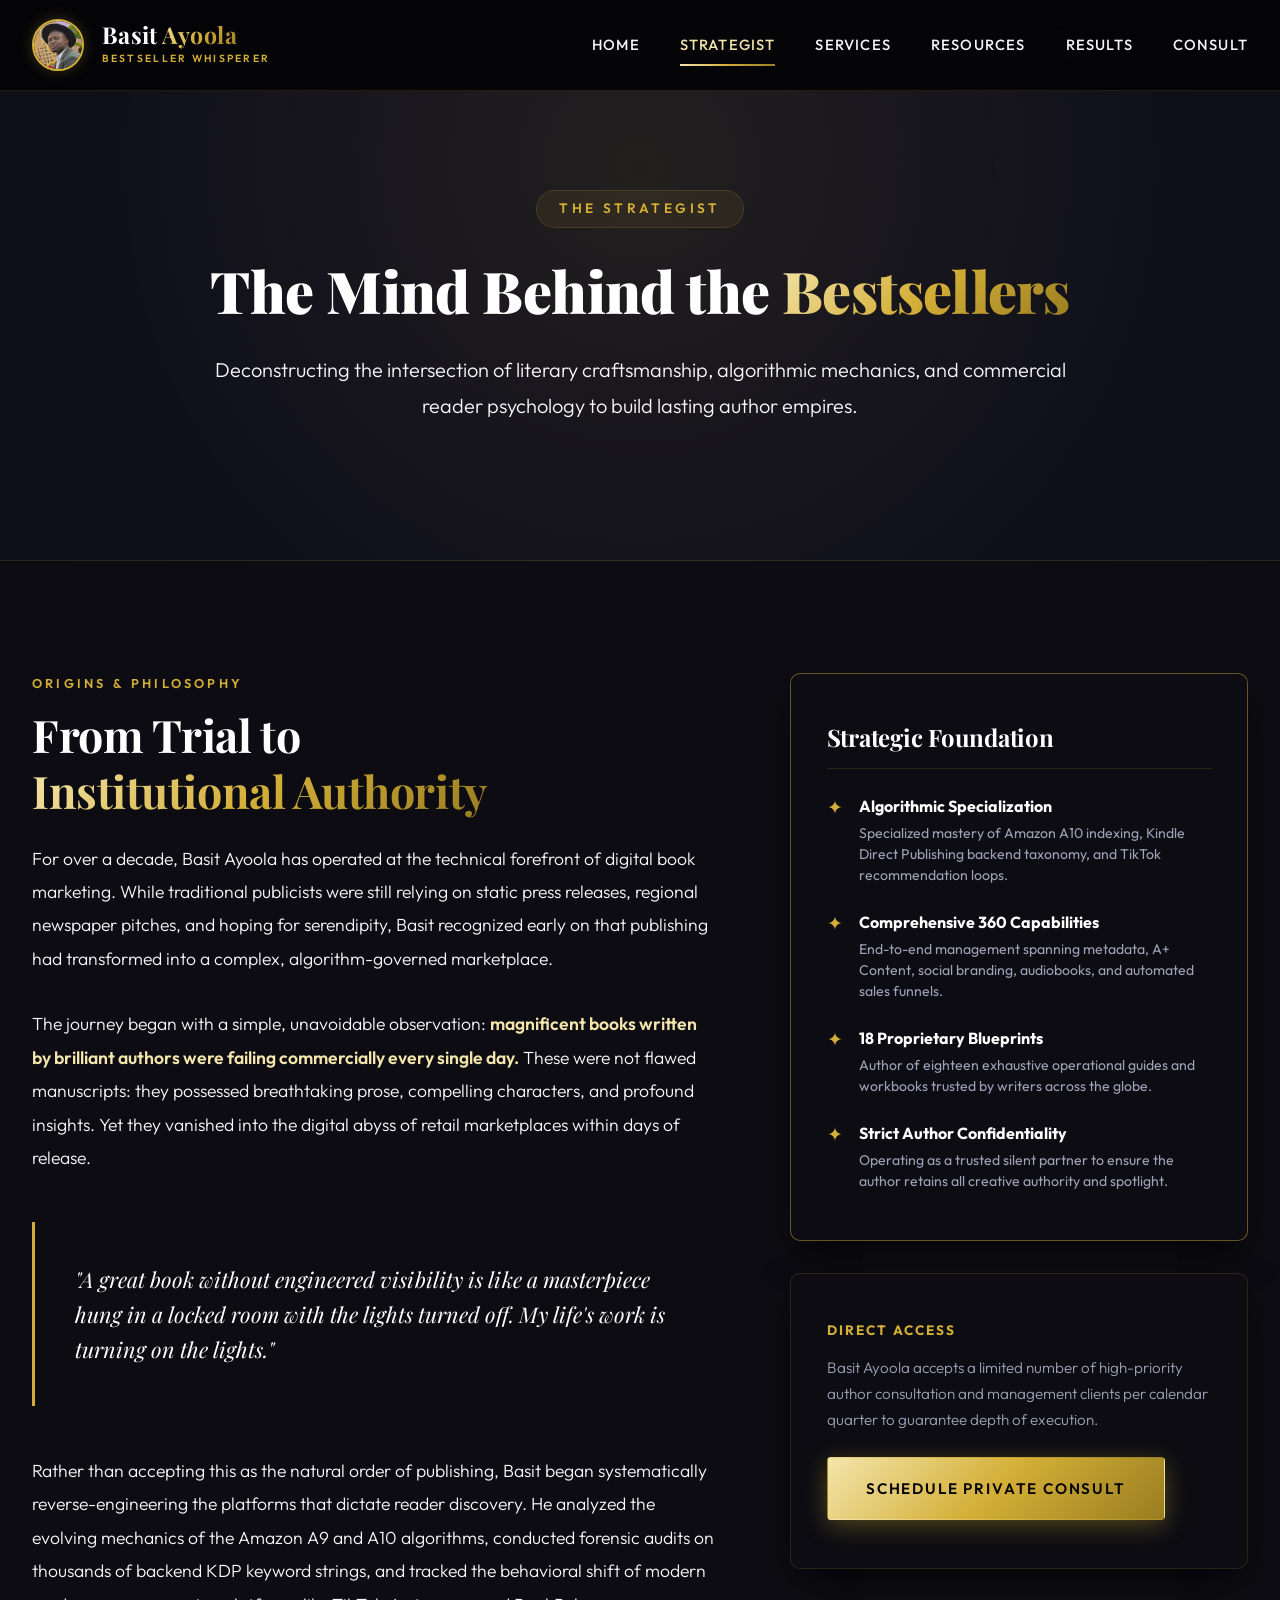
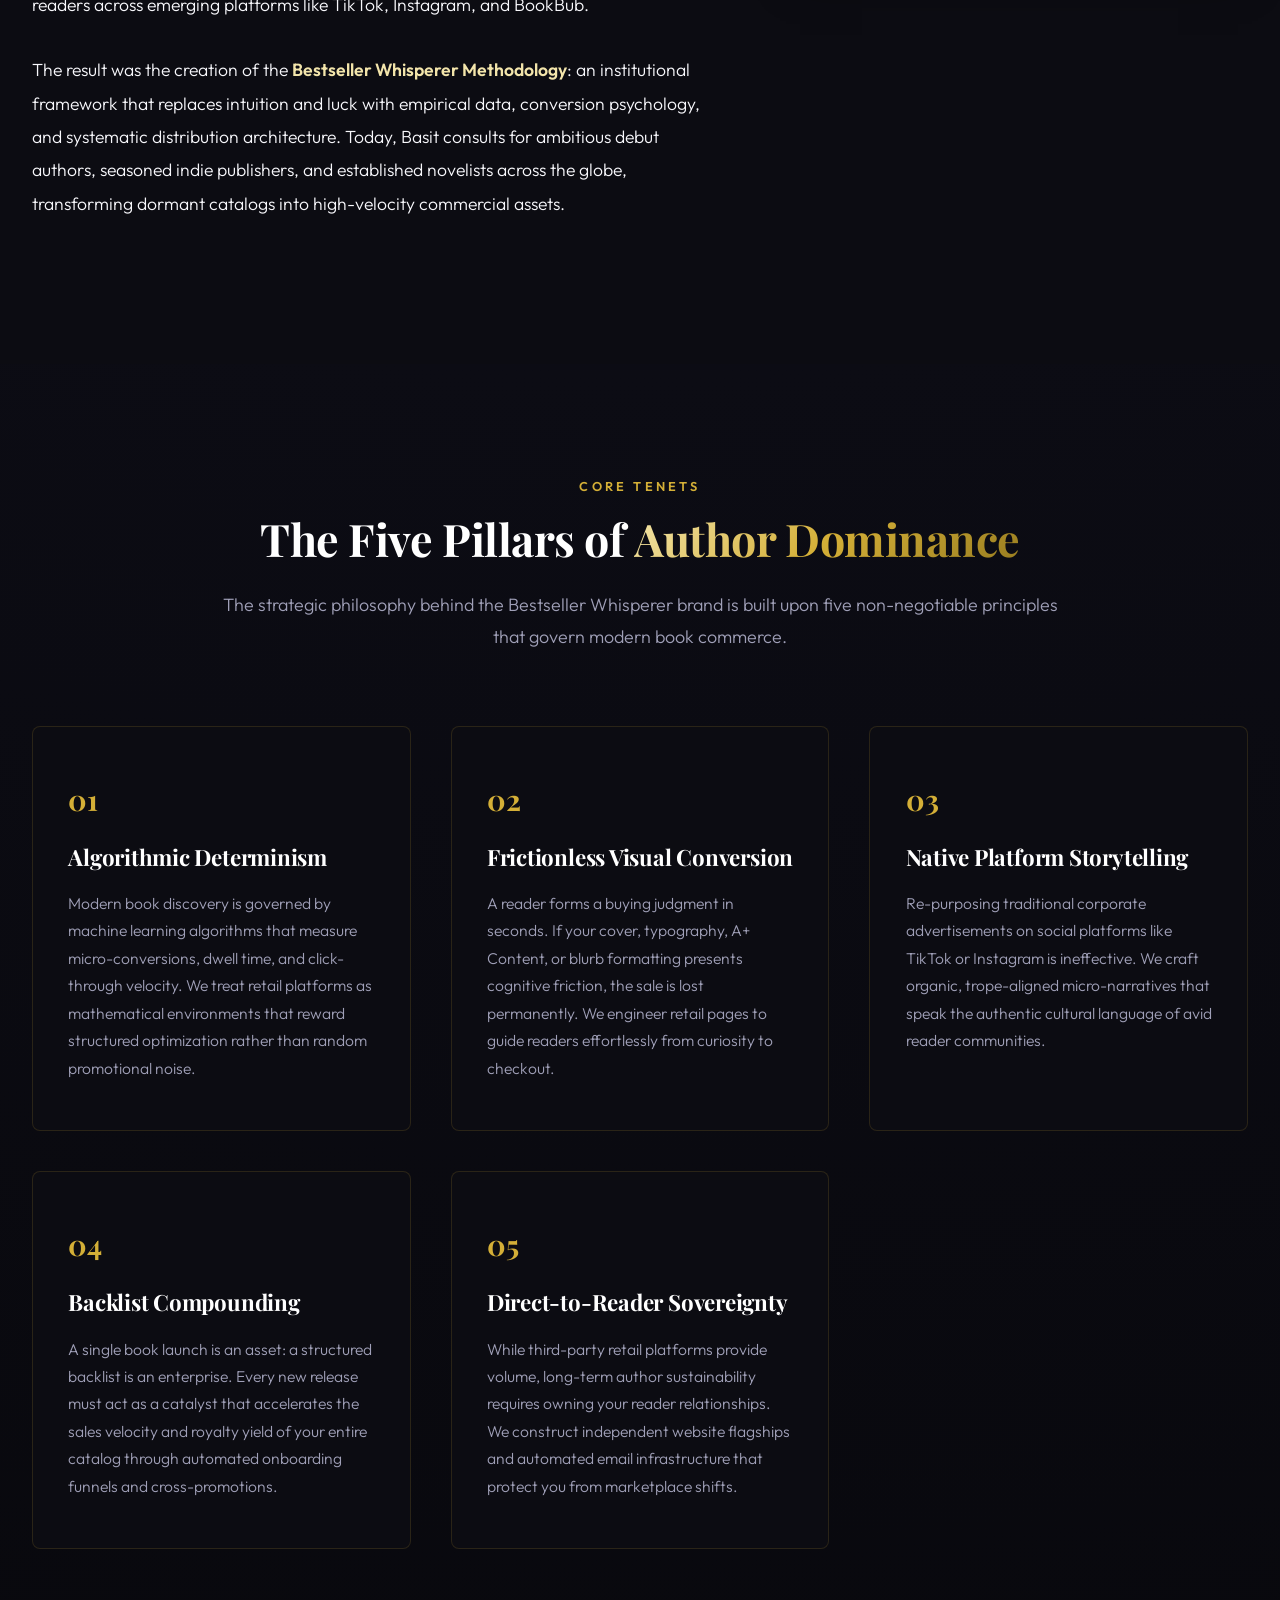
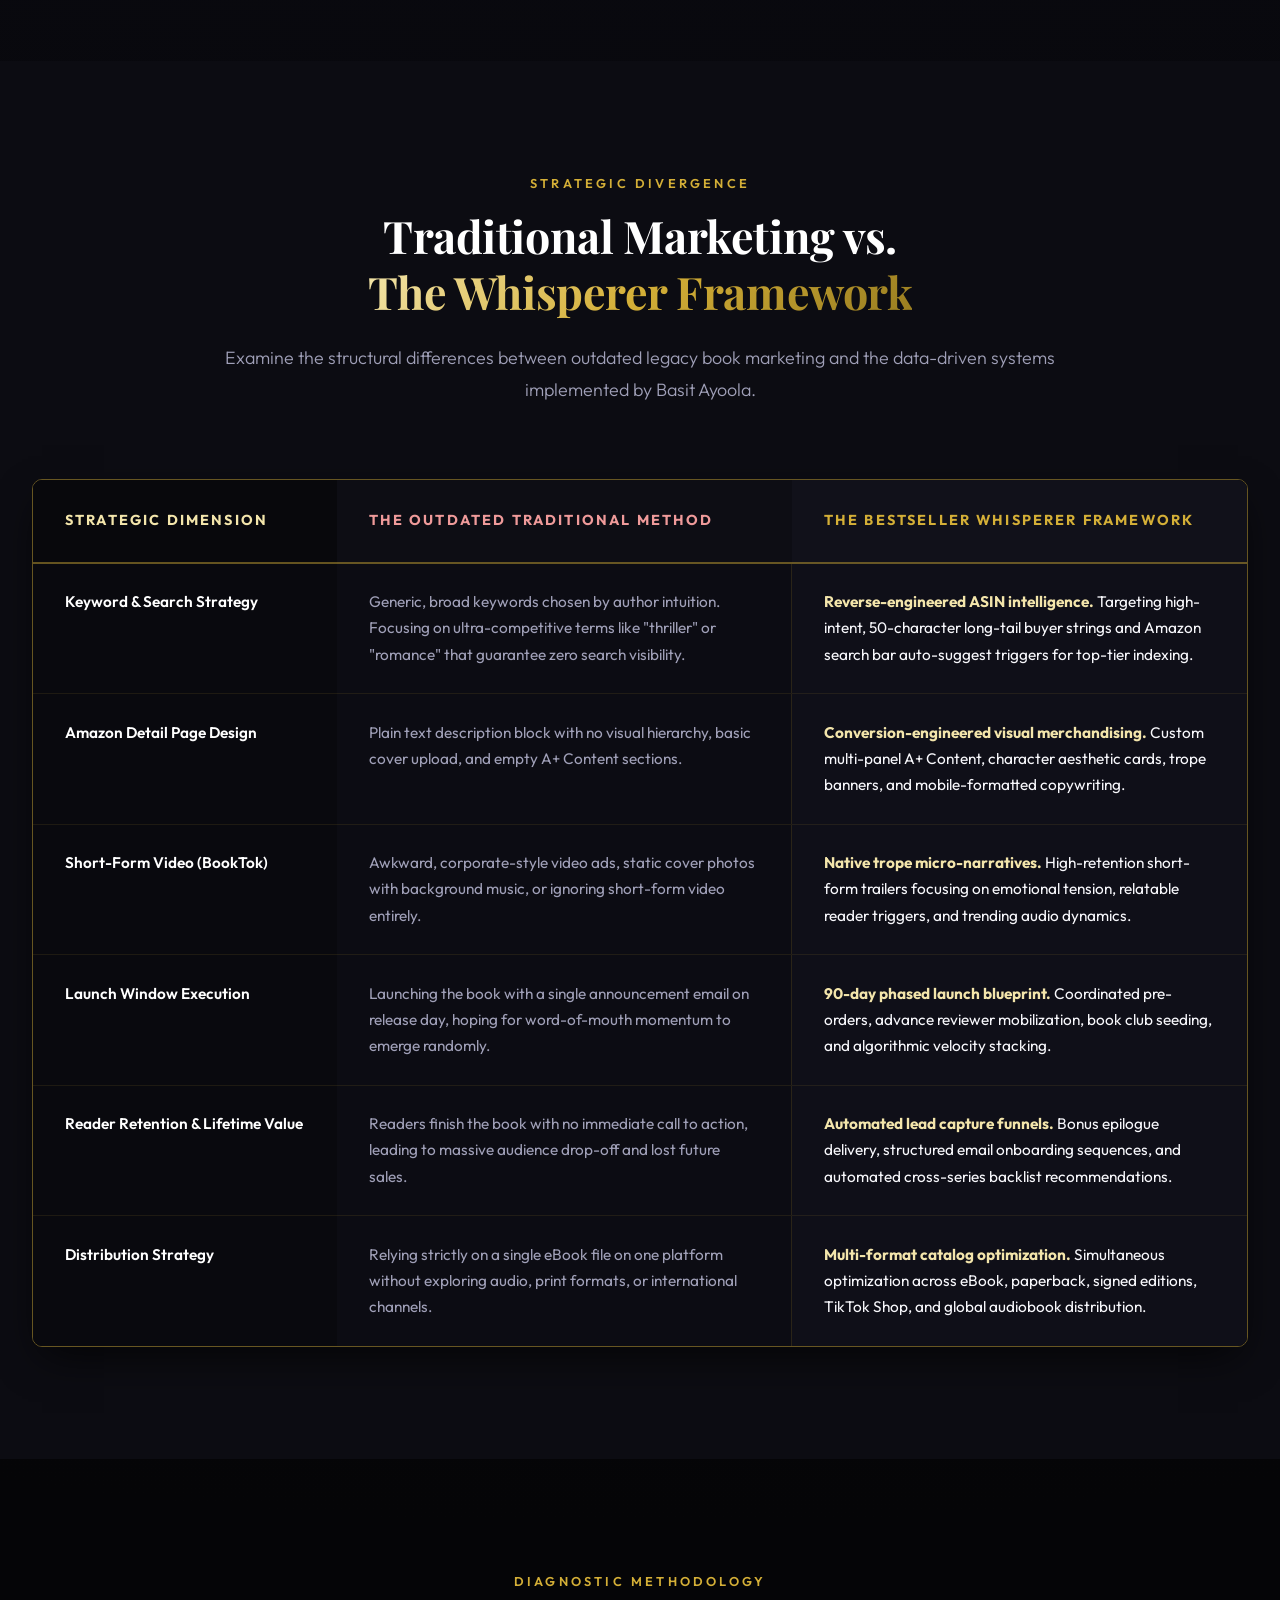
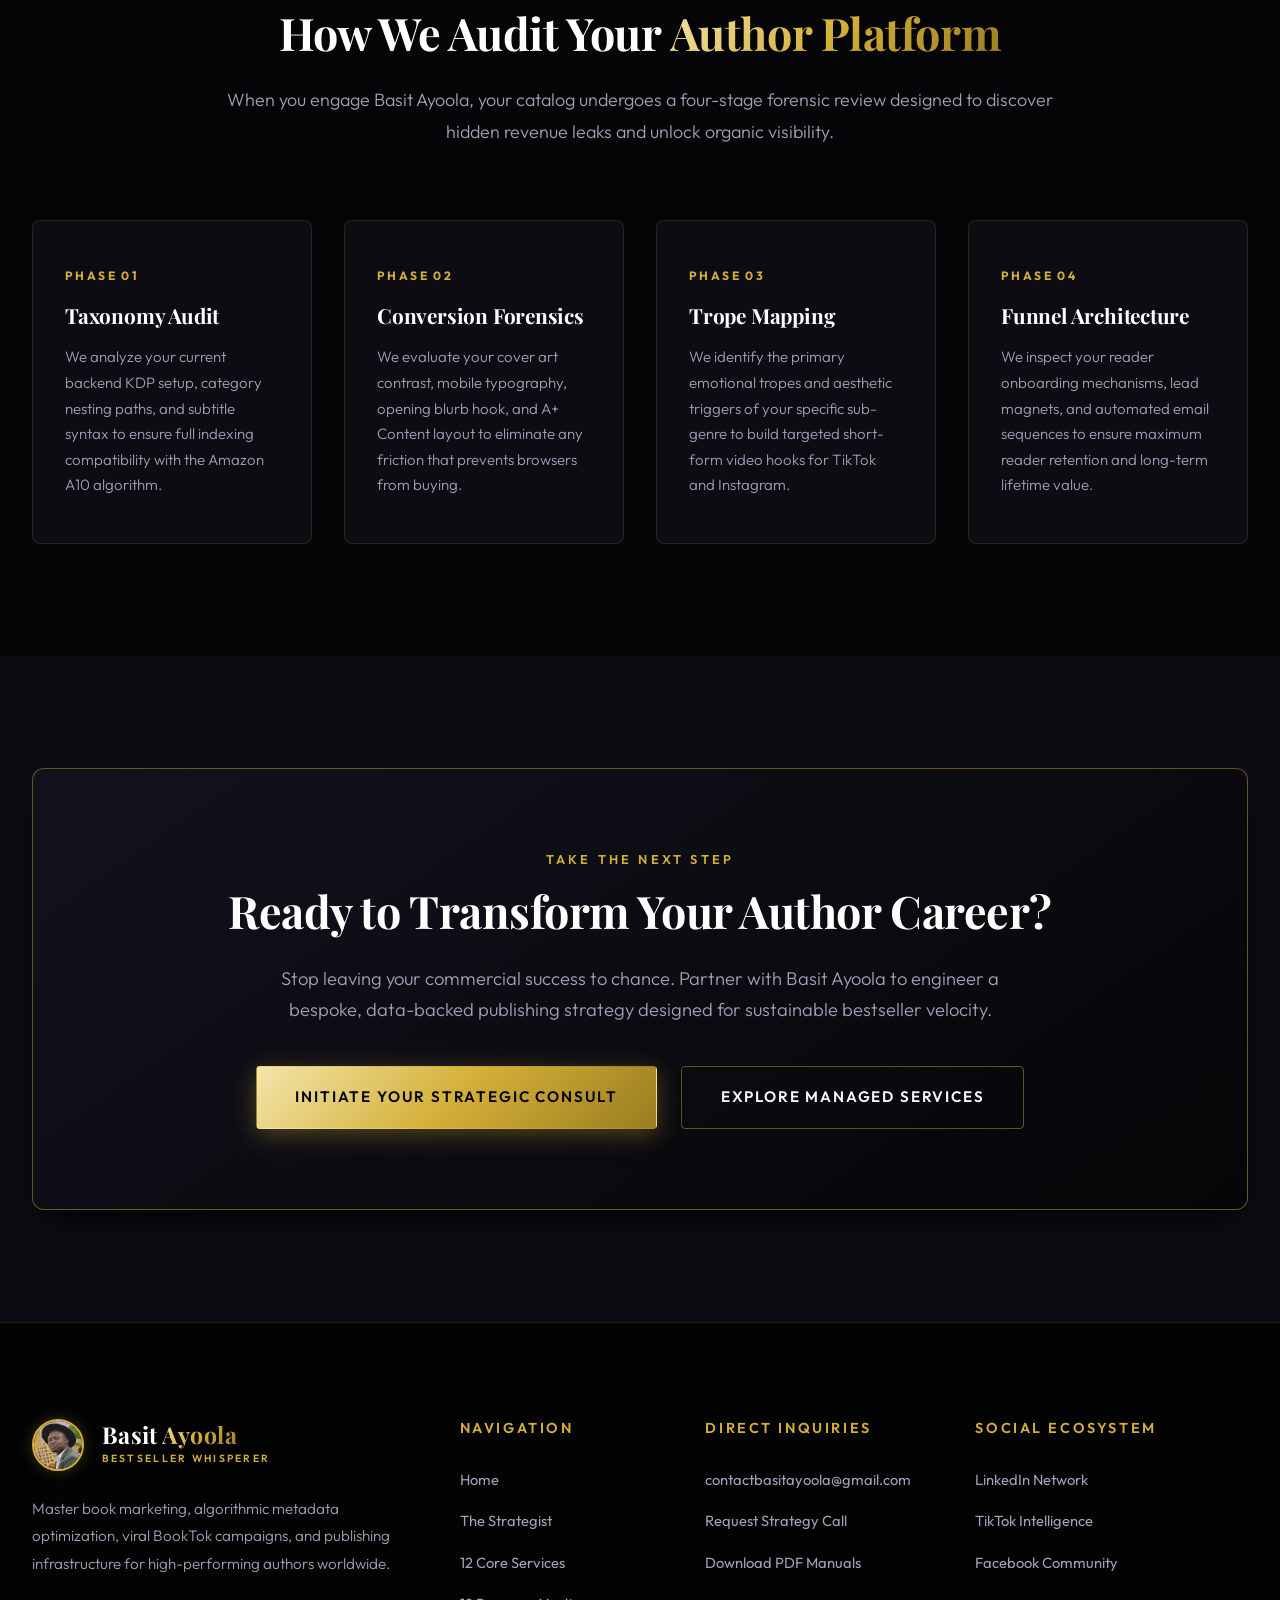
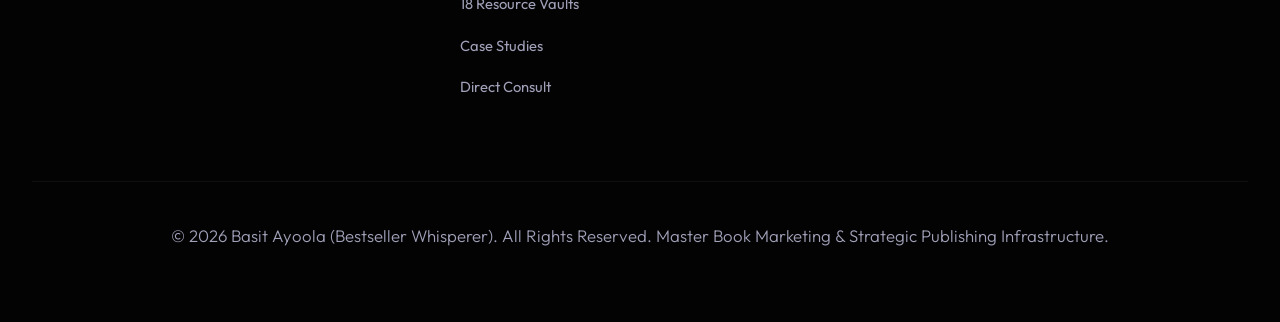
<file: about/index.html>
<!DOCTYPE html>
<html lang="en">
<head>
    <meta charset="UTF-8">
    <meta name="viewport" content="width=device-width, initial-scale=1.0">
    <meta name="description" content="Discover the philosophy, background, and data-driven methodology of Basit Ayoola, the Bestseller Whisperer. Over a decade of engineering high-impact book launches and author brands.">
    <title>The Strategist | Basit Ayoola | Bestseller Whisperer</title>
    
    <!-- Favicon: Browser Tab Icon -->
    <link rel="icon" type="image/jpeg" href="../assets/images/basitic.jpg">

    <!-- External Typography -->
    <link rel="preconnect" href="https://fonts.googleapis.com">
    <link rel="preconnect" href="https://fonts.gstatic.com" crossorigin>
    <link href="https://fonts.googleapis.com/css2?family=Outfit:ital,wght@0,300;0,400;0,500;0,600;0,700;1,300;1,400&family=Playfair+Display:ital,wght@0,400;0,600;0,700;0,900;1,400;1,700&display=swap" rel="stylesheet">

    <!-- External Global Stylesheet Reference -->
    <link rel="stylesheet" href="../css/style.css">

    <!-- Comprehensive Internal Stylesheet (Self-Contained Subpage Engine) -->
    <style>
        :root {
            --bg-obsidian: #050507;
            --bg-surface: #0c0c12;
            --bg-elevated: #13131d;
            --bg-glass: rgba(12, 12, 18, 0.82);
            --gold-primary: #d4af37;
            --gold-light: #f3e5ab;
            --gold-dark: #997d20;
            --gold-gradient: linear-gradient(135deg, #f3e5ab 0%, #d4af37 50%, #997d20 100%);
            --gold-glow: rgba(212, 175, 55, 0.25);
            --text-pure: #ffffff;
            --text-ivory: #f8f8fc;
            --text-muted: #a0a0b8;
            --text-dim: #6b6b84;
            --border-subtle: rgba(212, 175, 55, 0.15);
            --border-highlight: rgba(212, 175, 55, 0.45);
            --font-display: 'Playfair Display', Georgia, serif;
            --font-body: 'Outfit', -apple-system, BlinkMacSystemFont, sans-serif;
            --transition-smooth: all 0.4s cubic-bezier(0.16, 1, 0.3, 1);
            --shadow-card: 0 16px 40px -10px rgba(0, 0, 0, 0.75);
            --shadow-gold: 0 0 35px rgba(212, 175, 55, 0.2);
        }

        *, *::before, *::after {
            box-sizing: border-box;
            margin: 0;
            padding: 0;
        }

        html {
            scroll-behavior: smooth;
            font-size: 16px;
            background-color: var(--bg-obsidian);
            color: var(--text-ivory);
            font-family: var(--font-body);
            line-height: 1.7;
            -webkit-font-smoothing: antialiased;
        }

        body {
            overflow-x: hidden;
            background: radial-gradient(circle at 50% 0%, rgba(20, 20, 35, 0.8) 0%, var(--bg-obsidian) 70%);
            min-height: 100vh;
        }

        ::selection {
            background-color: var(--gold-primary);
            color: var(--bg-obsidian);
        }

        h1, h2, h3, h4, h5, h6 {
            font-family: var(--font-display);
            font-weight: 700;
            line-height: 1.25;
            letter-spacing: -0.01em;
            color: var(--text-pure);
        }

        p {
            color: var(--text-muted);
            margin-bottom: 1.5rem;
            font-weight: 300;
            font-size: 1.05rem;
        }

        a {
            color: inherit;
            text-decoration: none;
            transition: var(--transition-smooth);
        }

        ul {
            list-style: none;
        }

        .gold-text {
            background: var(--gold-gradient);
            -webkit-background-clip: text;
            -webkit-text-fill-color: transparent;
            display: inline-block;
        }

        .container {
            width: 100%;
            max-width: 1320px;
            margin: 0 auto;
            padding: 0 2rem;
        }

        .section-padding {
            padding: 7rem 0;
        }

        .bg-darker {
            background-color: var(--bg-surface);
            position: relative;
        }

        .bg-elevated {
            background-color: var(--bg-elevated);
        }

        /* Header & Navigation */
        .main-header {
            position: fixed;
            top: 0;
            left: 0;
            width: 100%;
            z-index: 1000;
            background: rgba(5, 5, 7, 0.85);
            backdrop-filter: blur(16px);
            border-bottom: 1px solid var(--border-subtle);
            transition: var(--transition-smooth);
        }

        .main-header.scrolled {
            background: rgba(5, 5, 7, 0.96);
            border-bottom: 1px solid var(--border-highlight);
            box-shadow: 0 10px 30px rgba(0, 0, 0, 0.8);
        }

        .header-content {
            display: flex;
            align-items: center;
            justify-content: space-between;
            height: 90px;
        }

        /* Circular Logo Badge with Picture */
        .logo-wrap {
            display: flex;
            align-items: center;
            gap: 1.1rem;
            text-decoration: none;
        }

        .header-avatar-circle {
            width: 52px;
            height: 52px;
            border-radius: 50%;
            object-fit: cover;
            border: 2px solid var(--gold-primary);
            box-shadow: 0 0 15px var(--gold-glow);
            transition: var(--transition-smooth);
        }

        .logo-wrap:hover .header-avatar-circle {
            transform: scale(1.06);
            box-shadow: 0 0 22px rgba(212, 175, 55, 0.5);
            border-color: var(--gold-light);
        }

        .logo-text {
            display: flex;
            flex-direction: column;
        }

        .name-row {
            font-family: var(--font-display);
            font-size: 1.45rem;
            font-weight: 700;
            line-height: 1.1;
            letter-spacing: 0.02em;
        }

        .name-white {
            color: var(--text-pure);
        }

        .name-gold {
            background: var(--gold-gradient);
            -webkit-background-clip: text;
            -webkit-text-fill-color: transparent;
        }

        .logo-sub {
            font-family: var(--font-body);
            font-size: 0.65rem;
            font-weight: 600;
            letter-spacing: 0.22em;
            color: var(--gold-primary);
            margin-top: 3px;
            text-transform: uppercase;
        }

        /* Desktop Nav & Hamburger */
        .desktop-nav {
            display: flex;
            align-items: center;
            gap: 2.5rem;
        }

        .desktop-nav a {
            font-size: 0.92rem;
            font-weight: 500;
            text-transform: uppercase;
            letter-spacing: 0.08em;
            color: var(--text-ivory);
            position: relative;
            padding: 0.5rem 0;
        }

        .desktop-nav a::after {
            content: '';
            position: absolute;
            bottom: 0;
            left: 0;
            width: 0%;
            height: 2px;
            background: var(--gold-gradient);
            transition: var(--transition-smooth);
        }

        .desktop-nav a:hover::after,
        .desktop-nav a.active::after {
            width: 100%;
        }

        .desktop-nav a:hover,
        .desktop-nav a.active {
            color: var(--gold-light);
        }

        .menu-toggle {
            display: none;
            background: transparent;
            border: none;
            cursor: pointer;
            padding: 10px;
            flex-direction: column;
            gap: 7px;
            z-index: 1100;
        }

        .menu-toggle .bar {
            width: 30px;
            height: 2px;
            background: var(--gold-primary);
            transition: var(--transition-smooth);
        }

        .menu-toggle.active .bar:nth-child(1) {
            transform: translateY(9px) rotate(45deg);
        }

        .menu-toggle.active .bar:nth-child(2) {
            transform: translateY(-0px) rotate(-45deg);
        }

        /* Overlay */
        .menu-overlay {
            position: fixed;
            top: 0;
            left: 0;
            width: 100%;
            height: 100vh;
            background: rgba(5, 5, 7, 0.98);
            backdrop-filter: blur(25px);
            z-index: 999;
            display: flex;
            align-items: center;
            justify-content: center;
            opacity: 0;
            visibility: hidden;
            transition: var(--transition-smooth);
        }

        .menu-overlay.open {
            opacity: 1;
            visibility: visible;
        }

        .overlay-nav ul {
            text-align: center;
            display: flex;
            flex-direction: column;
            gap: 2rem;
        }

        .overlay-nav ul li a {
            font-family: var(--font-display);
            font-size: 2.2rem;
            color: var(--text-ivory);
            letter-spacing: 0.05em;
        }

        .overlay-nav ul li a:hover,
        .overlay-nav ul li a.active {
            color: var(--gold-primary);
        }

        /* Buttons */
        .btn {
            display: inline-flex;
            align-items: center;
            justify-content: center;
            padding: 1.1rem 2.4rem;
            border-radius: 4px;
            font-size: 0.95rem;
            font-weight: 600;
            text-transform: uppercase;
            letter-spacing: 0.12em;
            cursor: pointer;
            transition: var(--transition-smooth);
            border: 1px solid transparent;
            text-align: center;
        }

        .btn-gold {
            background: var(--gold-gradient);
            color: #050507;
            box-shadow: 0 6px 25px rgba(212, 175, 55, 0.35);
        }

        .btn-gold:hover {
            transform: translateY(-3px);
            box-shadow: 0 12px 35px rgba(212, 175, 55, 0.55);
            background: linear-gradient(135deg, #ffffff 0%, #d4af37 60%, #997d20 100%);
        }

        .btn-outline {
            background: transparent;
            border: 1px solid var(--border-highlight);
            color: var(--text-ivory);
        }

        .btn-outline:hover {
            border-color: var(--gold-primary);
            background: rgba(212, 175, 55, 0.08);
            color: var(--gold-light);
            transform: translateY(-3px);
        }

        /* Subpage Hero */
        .subpage-hero {
            position: relative;
            padding-top: 190px;
            padding-bottom: 6rem;
            background: radial-gradient(circle at 50% 30%, rgba(212, 175, 55, 0.09) 0%, transparent 70%);
            border-bottom: 1px solid var(--border-subtle);
            text-align: center;
        }

        .subpage-tag {
            display: inline-block;
            font-size: 0.85rem;
            font-weight: 600;
            text-transform: uppercase;
            letter-spacing: 0.25em;
            color: var(--gold-primary);
            padding: 0.4rem 1.4rem;
            background: rgba(212, 175, 55, 0.08);
            border: 1px solid var(--border-subtle);
            border-radius: 50px;
            margin-bottom: 1.8rem;
        }

        .subpage-title {
            font-size: 3.6rem;
            line-height: 1.15;
            margin-bottom: 1.8rem;
            font-weight: 900;
        }

        .subpage-lead {
            font-size: 1.25rem;
            line-height: 1.8;
            color: var(--text-ivory);
            max-width: 860px;
            margin: 0 auto 2.5rem;
            font-weight: 300;
        }

        /* Section Header */
        .section-header {
            text-align: center;
            max-width: 860px;
            margin: 0 auto 4.5rem;
        }

        .section-tag {
            font-size: 0.8rem;
            text-transform: uppercase;
            letter-spacing: 0.25em;
            color: var(--gold-primary);
            font-weight: 600;
            margin-bottom: 0.8rem;
            display: block;
        }

        .section-title {
            font-size: 2.8rem;
            margin-bottom: 1.4rem;
        }

        .section-desc {
            font-size: 1.12rem;
            color: var(--text-muted);
            line-height: 1.8;
        }

        /* Narrative Story Layout */
        .narrative-grid {
            display: grid;
            grid-template-columns: 1.2fr 0.8fr;
            gap: 4.5rem;
            align-items: flex-start;
        }

        .narrative-prose p {
            font-size: 1.1rem;
            line-height: 1.9;
            color: var(--text-ivory);
            margin-bottom: 2rem;
            font-weight: 300;
        }

        .narrative-prose strong {
            color: var(--gold-light);
            font-weight: 600;
        }

        .narrative-callout {
            background: var(--bg-surface);
            border-left: 3px solid var(--gold-primary);
            padding: 2.5rem;
            border-radius: 0 8px 8px 0;
            margin: 3rem 0;
        }

        .narrative-callout p {
            font-family: var(--font-display);
            font-size: 1.35rem;
            font-style: italic;
            color: var(--text-pure);
            line-height: 1.6;
            margin-bottom: 0;
        }

        .narrative-sidebar {
            display: flex;
            flex-direction: column;
            gap: 2rem;
        }

        .experience-card {
            background: var(--bg-surface);
            border: 1px solid var(--border-highlight);
            border-radius: 10px;
            padding: 3rem 2.2rem;
            box-shadow: var(--shadow-card);
        }

        .experience-card h3 {
            font-size: 1.5rem;
            margin-bottom: 1.5rem;
            border-bottom: 1px solid var(--border-subtle);
            padding-bottom: 1rem;
        }

        .experience-list {
            display: flex;
            flex-direction: column;
            gap: 1.4rem;
        }

        .experience-item {
            display: flex;
            gap: 1rem;
            align-items: flex-start;
        }

        .exp-bullet {
            color: var(--gold-primary);
            font-size: 1.2rem;
            line-height: 1.5;
        }

        .exp-text strong {
            display: block;
            color: var(--text-pure);
            font-size: 1rem;
            margin-bottom: 0.2rem;
        }

        .exp-text span {
            font-size: 0.88rem;
            color: var(--text-muted);
            line-height: 1.5;
            display: block;
        }

        /* 5 Core Philosophical Pillars */
        .pillars-grid {
            display: grid;
            grid-template-columns: repeat(3, 1fr);
            gap: 2.5rem;
        }

        .pillar-card {
            background: var(--bg-surface);
            border: 1px solid var(--border-subtle);
            border-radius: 8px;
            padding: 3rem 2.2rem;
            position: relative;
            transition: var(--transition-smooth);
        }

        .pillar-card:nth-child(4),
        .pillar-card:nth-child(5) {
            grid-column: span 1.5;
        }

        .pillar-card:hover {
            border-color: var(--gold-primary);
            transform: translateY(-6px);
            box-shadow: var(--shadow-card);
        }

        .pillar-num {
            font-family: var(--font-display);
            font-size: 1.8rem;
            font-weight: 700;
            color: var(--gold-primary);
            margin-bottom: 1.2rem;
            display: block;
        }

        .pillar-card h3 {
            font-size: 1.4rem;
            margin-bottom: 1.2rem;
        }

        .pillar-card p {
            font-size: 0.98rem;
            line-height: 1.75;
            color: var(--text-muted);
            margin-bottom: 0;
        }

        /* Side-by-Side Comparison Matrix */
        .comparison-table-wrap {
            overflow-x: auto;
            border-radius: 10px;
            border: 1px solid var(--border-highlight);
            box-shadow: var(--shadow-card);
        }

        .comparison-table {
            width: 100%;
            border-collapse: collapse;
            background: var(--bg-surface);
            text-align: left;
            min-width: 800px;
        }

        .comparison-table th {
            padding: 1.8rem 2rem;
            font-family: var(--font-body);
            font-size: 0.9rem;
            text-transform: uppercase;
            letter-spacing: 0.15em;
            border-bottom: 2px solid var(--border-highlight);
        }

        .comparison-table th.col-metric {
            width: 25%;
            background: #08080c;
            color: var(--gold-light);
        }

        .comparison-table th.col-traditional {
            width: 37.5%;
            background: #0d0d14;
            color: #ef9a9a;
        }

        .comparison-table th.col-whisperer {
            width: 37.5%;
            background: #11111a;
            color: var(--gold-primary);
        }

        .comparison-table td {
            padding: 1.6rem 2rem;
            border-bottom: 1px solid rgba(212, 175, 55, 0.1);
            font-size: 0.96rem;
            line-height: 1.7;
            vertical-align: top;
        }

        .comparison-table tr:last-child td {
            border-bottom: none;
        }

        .comparison-table td.metric-title {
            font-weight: 600;
            color: var(--text-pure);
            background: rgba(8, 8, 12, 0.6);
        }

        .comparison-table td.traditional-cell {
            color: var(--text-muted);
            background: rgba(13, 13, 20, 0.4);
        }

        .comparison-table td.whisperer-cell {
            color: var(--text-ivory);
            background: rgba(17, 17, 26, 0.8);
            border-left: 1px solid var(--border-subtle);
        }

        .comparison-table td.whisperer-cell strong {
            color: var(--gold-light);
        }

        /* Diagnostic Audit Protocol Breakdown */
        .audit-process-grid {
            display: grid;
            grid-template-columns: repeat(4, 1fr);
            gap: 2rem;
        }

        .audit-box {
            background: var(--bg-surface);
            border: 1px solid var(--border-subtle);
            border-radius: 8px;
            padding: 2.8rem 2rem;
            transition: var(--transition-smooth);
        }

        .audit-box:hover {
            border-color: var(--gold-primary);
            transform: translateY(-6px);
        }

        .audit-step-tag {
            font-size: 0.75rem;
            font-weight: 700;
            letter-spacing: 0.2em;
            color: var(--gold-primary);
            text-transform: uppercase;
            margin-bottom: 1rem;
            display: block;
        }

        .audit-box h3 {
            font-size: 1.3rem;
            margin-bottom: 1rem;
        }

        .audit-box p {
            font-size: 0.94rem;
            color: var(--text-muted);
            line-height: 1.7;
            margin-bottom: 0;
        }

        /* Banner CTA */
        .about-cta-banner {
            background: linear-gradient(145deg, #12121d 0%, #050507 100%);
            border: 1px solid var(--border-highlight);
            border-radius: 12px;
            padding: 5rem 4rem;
            text-align: center;
            box-shadow: var(--shadow-card);
        }

        .about-cta-banner h2 {
            font-size: 2.8rem;
            margin-bottom: 1.5rem;
        }

        .about-cta-banner p {
            max-width: 780px;
            margin: 0 auto 2.5rem;
            font-size: 1.15rem;
        }

        .about-cta-btns {
            display: flex;
            justify-content: center;
            gap: 1.5rem;
            flex-wrap: wrap;
        }

        /* Footer */
        .main-footer {
            background-color: #030304;
            border-top: 1px solid var(--border-subtle);
            padding: 6rem 0 3rem;
        }

        .footer-grid {
            display: grid;
            grid-template-columns: 2fr 1fr 1fr 1.5fr;
            gap: 4rem;
            margin-bottom: 5rem;
        }

        .footer-brand .logo-wrap {
            margin-bottom: 1.5rem;
        }

        .footer-brand p {
            font-size: 0.95rem;
            line-height: 1.8;
            max-width: 360px;
        }

        .footer-col h4 {
            font-family: var(--font-body);
            font-size: 0.9rem;
            text-transform: uppercase;
            letter-spacing: 0.18em;
            color: var(--gold-primary);
            margin-bottom: 1.8rem;
            font-weight: 600;
        }

        .footer-col ul {
            display: flex;
            flex-direction: column;
            gap: 0.9rem;
        }

        .footer-col ul li a {
            font-size: 0.92rem;
            color: var(--text-muted);
        }

        .footer-col ul li a:hover {
            color: var(--gold-light);
            padding-left: 4px;
        }

        .footer-bottom {
            border-top: 1px solid rgba(255, 255, 255, 0.05);
            padding-top: 2.5rem;
            text-align: center;
            font-size: 0.85rem;
            color: var(--text-dim);
        }

        /* Reveal utility */
        .reveal {
            opacity: 0;
            transform: translateY(35px);
            transition: opacity 0.8s cubic-bezier(0.16, 1, 0.3, 1), transform 0.8s cubic-bezier(0.16, 1, 0.3, 1);
        }

        .reveal.active {
            opacity: 1;
            transform: translateY(0);
        }

        @media (max-width: 1100px) {
            .narrative-grid {
                grid-template-columns: 1fr;
                gap: 3.5rem;
            }
            .pillars-grid {
                grid-template-columns: 1fr;
            }
            .pillar-card:nth-child(4),
            .pillar-card:nth-child(5) {
                grid-column: span 1;
            }
            .audit-process-grid {
                grid-template-columns: repeat(2, 1fr);
            }
            .footer-grid {
                grid-template-columns: 1fr 1fr;
                gap: 3rem;
            }
        }

        @media (max-width: 768px) {
            .desktop-nav {
                display: none;
            }
            .menu-toggle {
                display: flex;
            }
            .subpage-title {
                font-size: 2.5rem;
            }
            .section-title,
            .about-cta-banner h2 {
                font-size: 2.1rem;
            }
            .audit-process-grid {
                grid-template-columns: 1fr;
            }
            .about-cta-banner {
                padding: 3rem 1.8rem;
            }
            .footer-grid {
                grid-template-columns: 1fr;
            }
        }
    </style>
</head>
<body>

    <!-- Fullscreen Menu Overlay -->
    <div class="menu-overlay" id="menuOverlay">
        <nav class="overlay-nav">
            <ul>
                <li><a href="../index.html">Home</a></li>
                <li><a href="index.html" class="active">The Strategist</a></li>
                <li><a href="../services/index.html">12 Marketing Services</a></li>
                <li><a href="../resources/index.html">18 Resource Vaults</a></li>
                <li><a href="../testimonials/index.html">Author Case Studies</a></li>
                <li><a href="../contact/index.html">Direct Consult</a></li>
            </ul>
        </nav>
    </div>

    <!-- Main Navigation Header -->
    <header class="main-header" id="mainHeader">
        <div class="container">
            <div class="header-content">
                <!-- Circular Avatar & Brand Name Cluster -->
                <a href="../index.html" class="logo-wrap" title="Basit Ayoola - Bestseller Whisperer">
                    <img src="../assets/images/basitic.jpg" alt="Basit Ayoola" class="header-avatar-circle">
                    <div class="logo-text">
                        <div class="name-row">
                            <span class="name-white">Basit</span> <span class="name-gold">Ayoola</span>
                        </div>
                        <span class="logo-sub">BESTSELLER WHISPERER</span>
                    </div>
                </a>

                <!-- Desktop Primary Links -->
                <nav class="desktop-nav">
                    <a href="../index.html">Home</a>
                    <a href="index.html" class="active">Strategist</a>
                    <a href="../services/index.html">Services</a>
                    <a href="../resources/index.html">Resources</a>
                    <a href="../testimonials/index.html">Results</a>
                    <a href="../contact/index.html">Consult</a>
                </nav>

                <!-- Mobile Menu Hamburger -->
                <button class="menu-toggle" id="menuToggle" aria-label="Toggle Navigation Menu">
                    <span class="bar"></span>
                    <span class="bar"></span>
                </button>
            </div>
        </div>
    </header>

    <!-- Subpage Hero -->
    <section class="subpage-hero">
        <div class="container">
            <div class="reveal">
                <span class="subpage-tag">The Strategist</span>
                <h1 class="subpage-title">The Mind Behind the <span class="gold-text">Bestsellers</span></h1>
                <p class="subpage-lead">
                    Deconstructing the intersection of literary craftsmanship, algorithmic mechanics, and commercial reader psychology to build lasting author empires.
                </p>
            </div>
        </div>
    </section>

    <!-- Long-Form Narrative Biography -->
    <section class="section-padding bg-darker">
        <div class="container">
            <div class="narrative-grid">
                
                <!-- Main Narrative Column -->
                <div class="narrative-prose reveal">
                    <span class="section-tag">Origins & Philosophy</span>
                    <h2 class="section-title">From Trial to <span class="gold-text">Institutional Authority</span></h2>
                    
                    <p>
                        For over a decade, Basit Ayoola has operated at the technical forefront of digital book marketing. While traditional publicists were still relying on static press releases, regional newspaper pitches, and hoping for serendipity, Basit recognized early on that publishing had transformed into a complex, algorithm-governed marketplace.
                    </p>

                    <p>
                        The journey began with a simple, unavoidable observation: <strong>magnificent books written by brilliant authors were failing commercially every single day.</strong> These were not flawed manuscripts: they possessed breathtaking prose, compelling characters, and profound insights. Yet they vanished into the digital abyss of retail marketplaces within days of release.
                    </p>

                    <div class="narrative-callout">
                        <p>
                            "A great book without engineered visibility is like a masterpiece hung in a locked room with the lights turned off. My life's work is turning on the lights."
                        </p>
                    </div>

                    <p>
                        Rather than accepting this as the natural order of publishing, Basit began systematically reverse-engineering the platforms that dictate reader discovery. He analyzed the evolving mechanics of the Amazon A9 and A10 algorithms, conducted forensic audits on thousands of backend KDP keyword strings, and tracked the behavioral shift of modern readers across emerging platforms like TikTok, Instagram, and BookBub.
                    </p>

                    <p>
                        The result was the creation of the <strong>Bestseller Whisperer Methodology</strong>: an institutional framework that replaces intuition and luck with empirical data, conversion psychology, and systematic distribution architecture. Today, Basit consults for ambitious debut authors, seasoned indie publishers, and established novelists across the globe, transforming dormant catalogs into high-velocity commercial assets.
                    </p>
                </div>

                <!-- Structured Strategic Sidebar -->
                <div class="narrative-sidebar reveal">
                    <div class="experience-card">
                        <h3>Strategic Foundation</h3>
                        <div class="experience-list">
                            <div class="experience-item">
                                <span class="exp-bullet">&#10022;</span>
                                <div class="exp-text">
                                    <strong>Algorithmic Specialization</strong>
                                    <span>Specialized mastery of Amazon A10 indexing, Kindle Direct Publishing backend taxonomy, and TikTok recommendation loops.</span>
                                </div>
                            </div>

                            <div class="experience-item">
                                <span class="exp-bullet">&#10022;</span>
                                <div class="exp-text">
                                    <strong>Comprehensive 360 Capabilities</strong>
                                    <span>End-to-end management spanning metadata, A+ Content, social branding, audiobooks, and automated sales funnels.</span>
                                </div>
                            </div>

                            <div class="experience-item">
                                <span class="exp-bullet">&#10022;</span>
                                <div class="exp-text">
                                    <strong>18 Proprietary Blueprints</strong>
                                    <span>Author of eighteen exhaustive operational guides and workbooks trusted by writers across the globe.</span>
                                </div>
                            </div>

                            <div class="experience-item">
                                <span class="exp-bullet">&#10022;</span>
                                <div class="exp-text">
                                    <strong>Strict Author Confidentiality</strong>
                                    <span>Operating as a trusted silent partner to ensure the author retains all creative authority and spotlight.</span>
                                </div>
                            </div>
                        </div>
                    </div>

                    <div class="experience-card" style="border-color: var(--border-subtle);">
                        <h4 style="font-family: var(--font-body); text-transform: uppercase; letter-spacing: 0.15em; font-size: 0.85rem; color: var(--gold-primary); margin-bottom: 1rem;">Direct Access</h4>
                        <p style="font-size: 0.95rem; line-height: 1.7; margin-bottom: 1.5rem;">
                            Basit Ayoola accepts a limited number of high-priority author consultation and management clients per calendar quarter to guarantee depth of execution.
                        </p>
                        <a href="../contact/index.html" class="btn btn-gold btn-full">Schedule Private Consult</a>
                    </div>
                </div>

            </div>
        </div>
    </section>

    <!-- The 5 Core Philosophical Pillars (Deep Expansion) -->
    <section class="section-padding">
        <div class="container">
            <div class="section-header reveal">
                <span class="section-tag">Core Tenets</span>
                <h2 class="section-title">The Five Pillars of <span class="gold-text">Author Dominance</span></h2>
                <p class="section-desc">
                    The strategic philosophy behind the Bestseller Whisperer brand is built upon five non-negotiable principles that govern modern book commerce.
                </p>
            </div>

            <div class="pillars-grid">
                
                <!-- Pillar 1 -->
                <div class="pillar-card reveal">
                    <span class="pillar-num">01</span>
                    <h3>Algorithmic Determinism</h3>
                    <p>
                        Modern book discovery is governed by machine learning algorithms that measure micro-conversions, dwell time, and click-through velocity. We treat retail platforms as mathematical environments that reward structured optimization rather than random promotional noise.
                    </p>
                </div>

                <!-- Pillar 2 -->
                <div class="pillar-card reveal">
                    <span class="pillar-num">02</span>
                    <h3>Frictionless Visual Conversion</h3>
                    <p>
                        A reader forms a buying judgment in seconds. If your cover, typography, A+ Content, or blurb formatting presents cognitive friction, the sale is lost permanently. We engineer retail pages to guide readers effortlessly from curiosity to checkout.
                    </p>
                </div>

                <!-- Pillar 3 -->
                <div class="pillar-card reveal">
                    <span class="pillar-num">03</span>
                    <h3>Native Platform Storytelling</h3>
                    <p>
                        Re-purposing traditional corporate advertisements on social platforms like TikTok or Instagram is ineffective. We craft organic, trope-aligned micro-narratives that speak the authentic cultural language of avid reader communities.
                    </p>
                </div>

                <!-- Pillar 4 -->
                <div class="pillar-card reveal">
                    <span class="pillar-num">04</span>
                    <h3>Backlist Compounding</h3>
                    <p>
                        A single book launch is an asset: a structured backlist is an enterprise. Every new release must act as a catalyst that accelerates the sales velocity and royalty yield of your entire catalog through automated onboarding funnels and cross-promotions.
                    </p>
                </div>

                <!-- Pillar 5 -->
                <div class="pillar-card reveal">
                    <span class="pillar-num">05</span>
                    <h3>Direct-to-Reader Sovereignty</h3>
                    <p>
                        While third-party retail platforms provide volume, long-term author sustainability requires owning your reader relationships. We construct independent website flagships and automated email infrastructure that protect you from marketplace shifts.
                    </p>
                </div>

            </div>
        </div>
    </section>

    <!-- Side-by-Side Comparison Matrix -->
    <section class="section-padding bg-darker">
        <div class="container">
            <div class="section-header reveal">
                <span class="section-tag">Strategic Divergence</span>
                <h2 class="section-title">Traditional Marketing vs. <span class="gold-text">The Whisperer Framework</span></h2>
                <p class="section-desc">
                    Examine the structural differences between outdated legacy book marketing and the data-driven systems implemented by Basit Ayoola.
                </p>
            </div>

            <div class="comparison-table-wrap reveal">
                <table class="comparison-table">
                    <thead>
                        <tr>
                            <th class="col-metric">Strategic Dimension</th>
                            <th class="col-traditional">The Outdated Traditional Method</th>
                            <th class="col-whisperer">The Bestseller Whisperer Framework</th>
                        </tr>
                    </thead>
                    <tbody>
                        <tr>
                            <td class="metric-title">Keyword & Search Strategy</td>
                            <td class="traditional-cell">
                                Generic, broad keywords chosen by author intuition. Focusing on ultra-competitive terms like "thriller" or "romance" that guarantee zero search visibility.
                            </td>
                            <td class="whisperer-cell">
                                <strong>Reverse-engineered ASIN intelligence.</strong> Targeting high-intent, 50-character long-tail buyer strings and Amazon search bar auto-suggest triggers for top-tier indexing.
                            </td>
                        </tr>
                        <tr>
                            <td class="metric-title">Amazon Detail Page Design</td>
                            <td class="traditional-cell">
                                Plain text description block with no visual hierarchy, basic cover upload, and empty A+ Content sections.
                            </td>
                            <td class="whisperer-cell">
                                <strong>Conversion-engineered visual merchandising.</strong> Custom multi-panel A+ Content, character aesthetic cards, trope banners, and mobile-formatted copywriting.
                            </td>
                        </tr>
                        <tr>
                            <td class="metric-title">Short-Form Video (BookTok)</td>
                            <td class="traditional-cell">
                                Awkward, corporate-style video ads, static cover photos with background music, or ignoring short-form video entirely.
                            </td>
                            <td class="whisperer-cell">
                                <strong>Native trope micro-narratives.</strong> High-retention short-form trailers focusing on emotional tension, relatable reader triggers, and trending audio dynamics.
                            </td>
                        </tr>
                        <tr>
                            <td class="metric-title">Launch Window Execution</td>
                            <td class="traditional-cell">
                                Launching the book with a single announcement email on release day, hoping for word-of-mouth momentum to emerge randomly.
                            </td>
                            <td class="whisperer-cell">
                                <strong>90-day phased launch blueprint.</strong> Coordinated pre-orders, advance reviewer mobilization, book club seeding, and algorithmic velocity stacking.
                            </td>
                        </tr>
                        <tr>
                            <td class="metric-title">Reader Retention & Lifetime Value</td>
                            <td class="traditional-cell">
                                Readers finish the book with no immediate call to action, leading to massive audience drop-off and lost future sales.
                            </td>
                            <td class="whisperer-cell">
                                <strong>Automated lead capture funnels.</strong> Bonus epilogue delivery, structured email onboarding sequences, and automated cross-series backlist recommendations.
                            </td>
                        </tr>
                        <tr>
                            <td class="metric-title">Distribution Strategy</td>
                            <td class="traditional-cell">
                                Relying strictly on a single eBook file on one platform without exploring audio, print formats, or international channels.
                            </td>
                            <td class="whisperer-cell">
                                <strong>Multi-format catalog optimization.</strong> Simultaneous optimization across eBook, paperback, signed editions, TikTok Shop, and global audiobook distribution.
                            </td>
                        </tr>
                    </tbody>
                </table>
            </div>
        </div>
    </section>

    <!-- The 4-Phase Diagnostic Framework -->
    <section class="section-padding">
        <div class="container">
            <div class="section-header reveal">
                <span class="section-tag">Diagnostic Methodology</span>
                <h2 class="section-title">How We Audit Your <span class="gold-text">Author Platform</span></h2>
                <p class="section-desc">
                    When you engage Basit Ayoola, your catalog undergoes a four-stage forensic review designed to discover hidden revenue leaks and unlock organic visibility.
                </p>
            </div>

            <div class="audit-process-grid">
                
                <div class="audit-box reveal">
                    <span class="audit-step-tag">Phase 01</span>
                    <h3>Taxonomy Audit</h3>
                    <p>
                        We analyze your current backend KDP setup, category nesting paths, and subtitle syntax to ensure full indexing compatibility with the Amazon A10 algorithm.
                    </p>
                </div>

                <div class="audit-box reveal">
                    <span class="audit-step-tag">Phase 02</span>
                    <h3>Conversion Forensics</h3>
                    <p>
                        We evaluate your cover art contrast, mobile typography, opening blurb hook, and A+ Content layout to eliminate any friction that prevents browsers from buying.
                    </p>
                </div>

                <div class="audit-box reveal">
                    <span class="audit-step-tag">Phase 03</span>
                    <h3>Trope Mapping</h3>
                    <p>
                        We identify the primary emotional tropes and aesthetic triggers of your specific sub-genre to build targeted short-form video hooks for TikTok and Instagram.
                    </p>
                </div>

                <div class="audit-box reveal">
                    <span class="audit-step-tag">Phase 04</span>
                    <h3>Funnel Architecture</h3>
                    <p>
                        We inspect your reader onboarding mechanisms, lead magnets, and automated email sequences to ensure maximum reader retention and long-term lifetime value.
                    </p>
                </div>

            </div>
        </div>
    </section>

    <!-- Strategic Call to Action Banner -->
    <section class="section-padding bg-darker">
        <div class="container">
            <div class="about-cta-banner reveal">
                <span class="section-tag">Take The Next Step</span>
                <h2>Ready to Transform Your Author Career?</h2>
                <p>
                    Stop leaving your commercial success to chance. Partner with Basit Ayoola to engineer a bespoke, data-backed publishing strategy designed for sustainable bestseller velocity.
                </p>
                <div class="about-cta-btns">
                    <a href="../contact/index.html" class="btn btn-gold">Initiate Your Strategic Consult</a>
                    <a href="../services/index.html" class="btn btn-outline">Explore Managed Services</a>
                </div>
            </div>
        </div>
    </section>

    <!-- Master Footer -->
    <footer class="main-footer">
        <div class="container">
            <div class="footer-grid">
                <div class="footer-brand">
                    <a href="../index.html" class="logo-wrap">
                        <img src="../assets/images/basitic.jpg" alt="Basit Ayoola" class="header-avatar-circle">
                        <div class="logo-text">
                            <div class="name-row">
                                <span class="name-white">Basit</span> <span class="name-gold">Ayoola</span>
                            </div>
                            <span class="logo-sub">BESTSELLER WHISPERER</span>
                        </div>
                    </a>
                    <p>
                        Master book marketing, algorithmic metadata optimization, viral BookTok campaigns, and publishing infrastructure for high-performing authors worldwide.
                    </p>
                </div>

                <div class="footer-col">
                    <h4>Navigation</h4>
                    <ul>
                        <li><a href="../index.html">Home</a></li>
                        <li><a href="index.html">The Strategist</a></li>
                        <li><a href="../services/index.html">12 Core Services</a></li>
                        <li><a href="../resources/index.html">18 Resource Vaults</a></li>
                        <li><a href="../testimonials/index.html">Case Studies</a></li>
                        <li><a href="../contact/index.html">Direct Consult</a></li>
                    </ul>
                </div>

                <div class="footer-col">
                    <h4>Direct Inquiries</h4>
                    <ul>
                        <li><a href="mailto:contactbasitayoola@gmail.com">contactbasitayoola@gmail.com</a></li>
                        <li><a href="../contact/index.html">Request Strategy Call</a></li>
                        <li><a href="../resources/index.html">Download PDF Manuals</a></li>
                    </ul>
                </div>

                <div class="footer-col">
                    <h4>Social Ecosystem</h4>
                    <ul>
                        <li><a href="https://www.linkedin.com/in/basit-ayoola-adeyemi-bestseller-whisperer-6337ba324" target="_blank" rel="noopener">LinkedIn Network</a></li>
                        <li><a href="https://www.tiktok.com/@bestseller_whisperer" target="_blank" rel="noopener">TikTok Intelligence</a></li>
                        <li><a href="https://www.facebook.com/profile.php?id=61591892341216" target="_blank" rel="noopener">Facebook Community</a></li>
                    </ul>
                </div>
            </div>

            <div class="footer-bottom">
                <p>&copy; <span id="yearPlaceholder"></span> Basit Ayoola (Bestseller Whisperer). All Rights Reserved. Master Book Marketing & Strategic Publishing Infrastructure.</p>
            </div>
        </div>
    </footer>

    <!-- External Global JavaScript Engine Reference -->
    <script src="../js/script.js"></script>

    <!-- Comprehensive Internal JavaScript Engine -->
    <script>
        document.addEventListener('DOMContentLoaded', () => {
            // Set dynamic copyright year
            const yearElem = document.getElementById('yearPlaceholder');
            if (yearElem) {
                yearElem.textContent = new Date().getFullYear();
            }

            // Header scroll effect
            const header = document.getElementById('mainHeader');
            window.addEventListener('scroll', () => {
                if (window.scrollY > 40) {
                    header.classList.add('scrolled');
                } else {
                    header.classList.remove('scrolled');
                }
            }, { passive: true });

            // Mobile menu overlay toggle
            const menuToggle = document.getElementById('menuToggle');
            const menuOverlay = document.getElementById('menuOverlay');
            if (menuToggle && menuOverlay) {
                menuToggle.addEventListener('click', () => {
                    menuToggle.classList.toggle('active');
                    menuOverlay.classList.toggle('open');
                    document.body.style.overflow = menuOverlay.classList.contains('open') ? 'hidden' : '';
                });

                // Close on link click inside overlay
                menuOverlay.querySelectorAll('a').forEach(link => {
                    link.addEventListener('click', () => {
                        menuToggle.classList.remove('active');
                        menuOverlay.classList.remove('open');
                        document.body.style.overflow = '';
                    });
                });
            }

            // Scroll reveal intersection observer
            const revealElements = document.querySelectorAll('.reveal');
            if ('IntersectionObserver' in window) {
                const revealObserver = new IntersectionObserver((entries, observer) => {
                    entries.forEach(entry => {
                        if (entry.isIntersecting) {
                            entry.target.classList.add('active');
                            observer.unobserve(entry.target);
                        }
                    });
                }, {
                    threshold: 0.12,
                    rootMargin: '0px 0px -40px 0px'
                });

                revealElements.forEach(el => revealObserver.observe(el));
            } else {
                revealElements.forEach(el => el.classList.add('active'));
            }
        });
    </script>
</body>
</html>
</file>
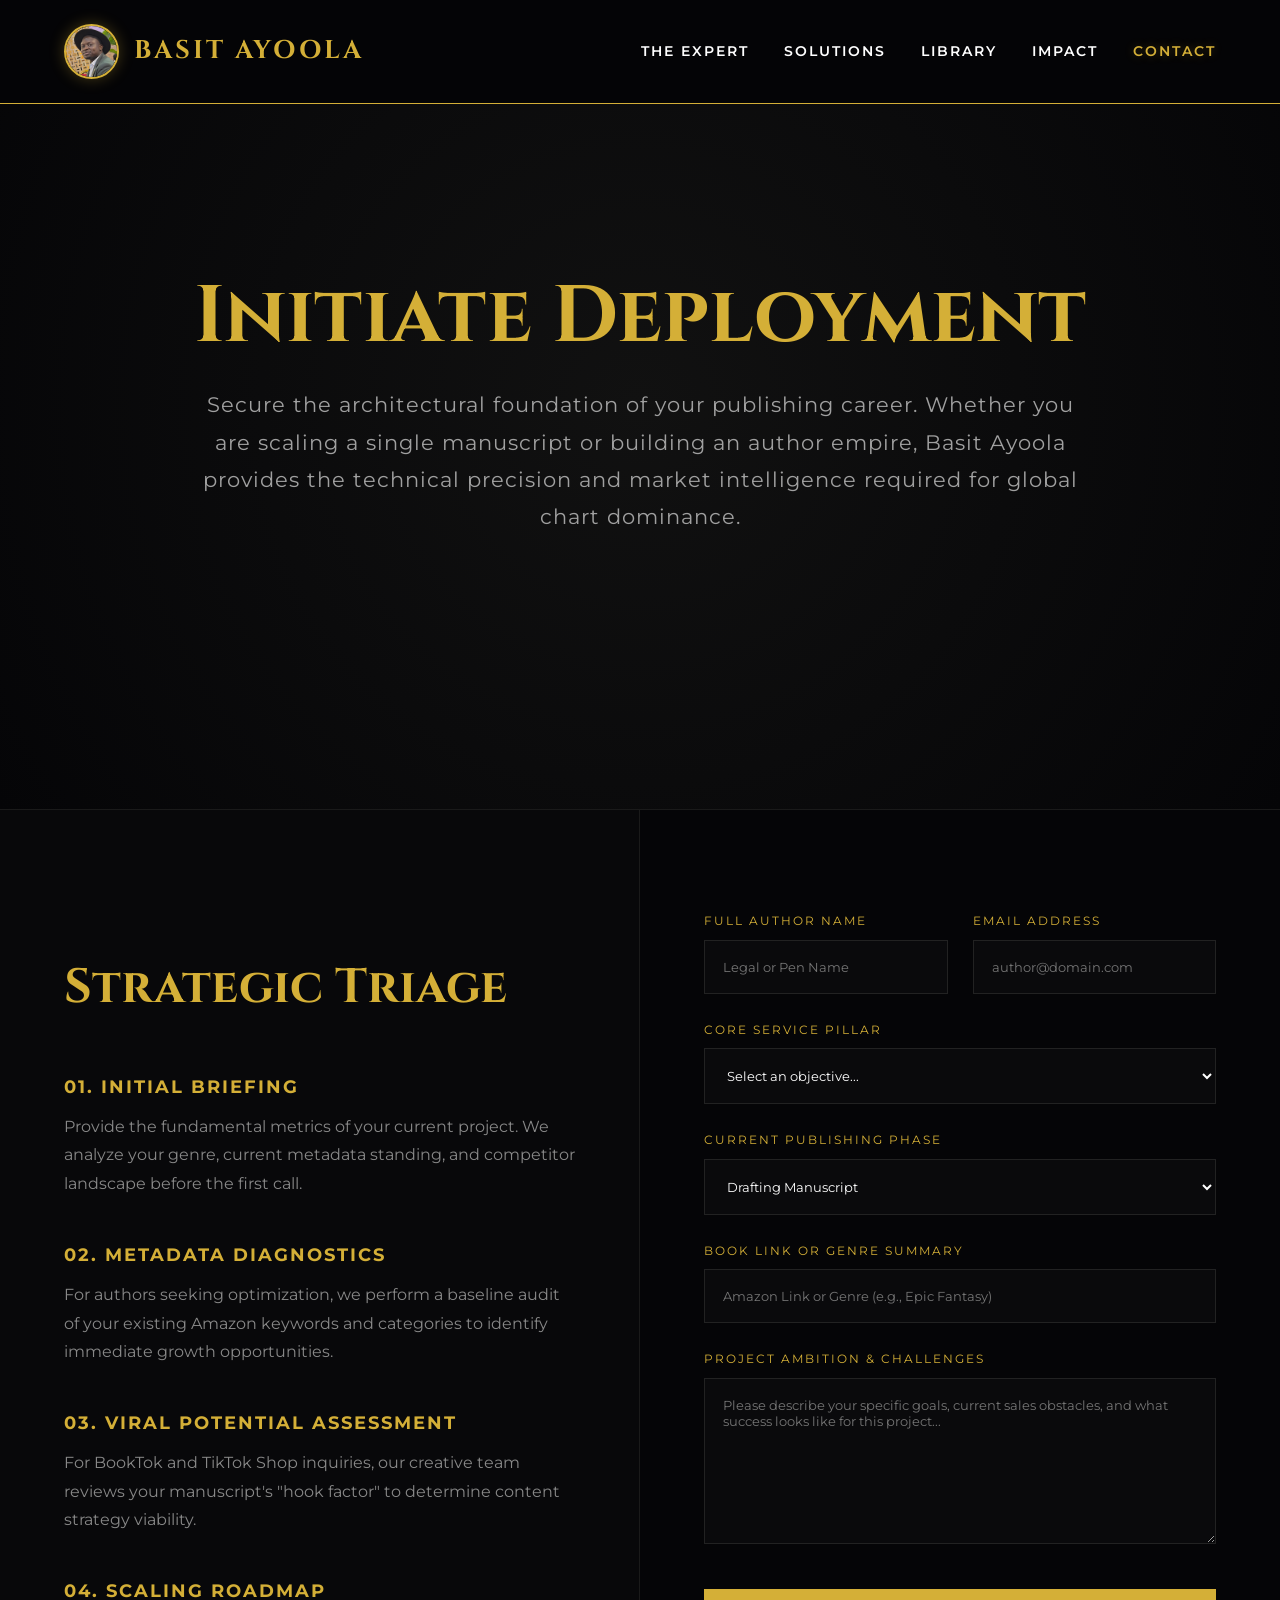
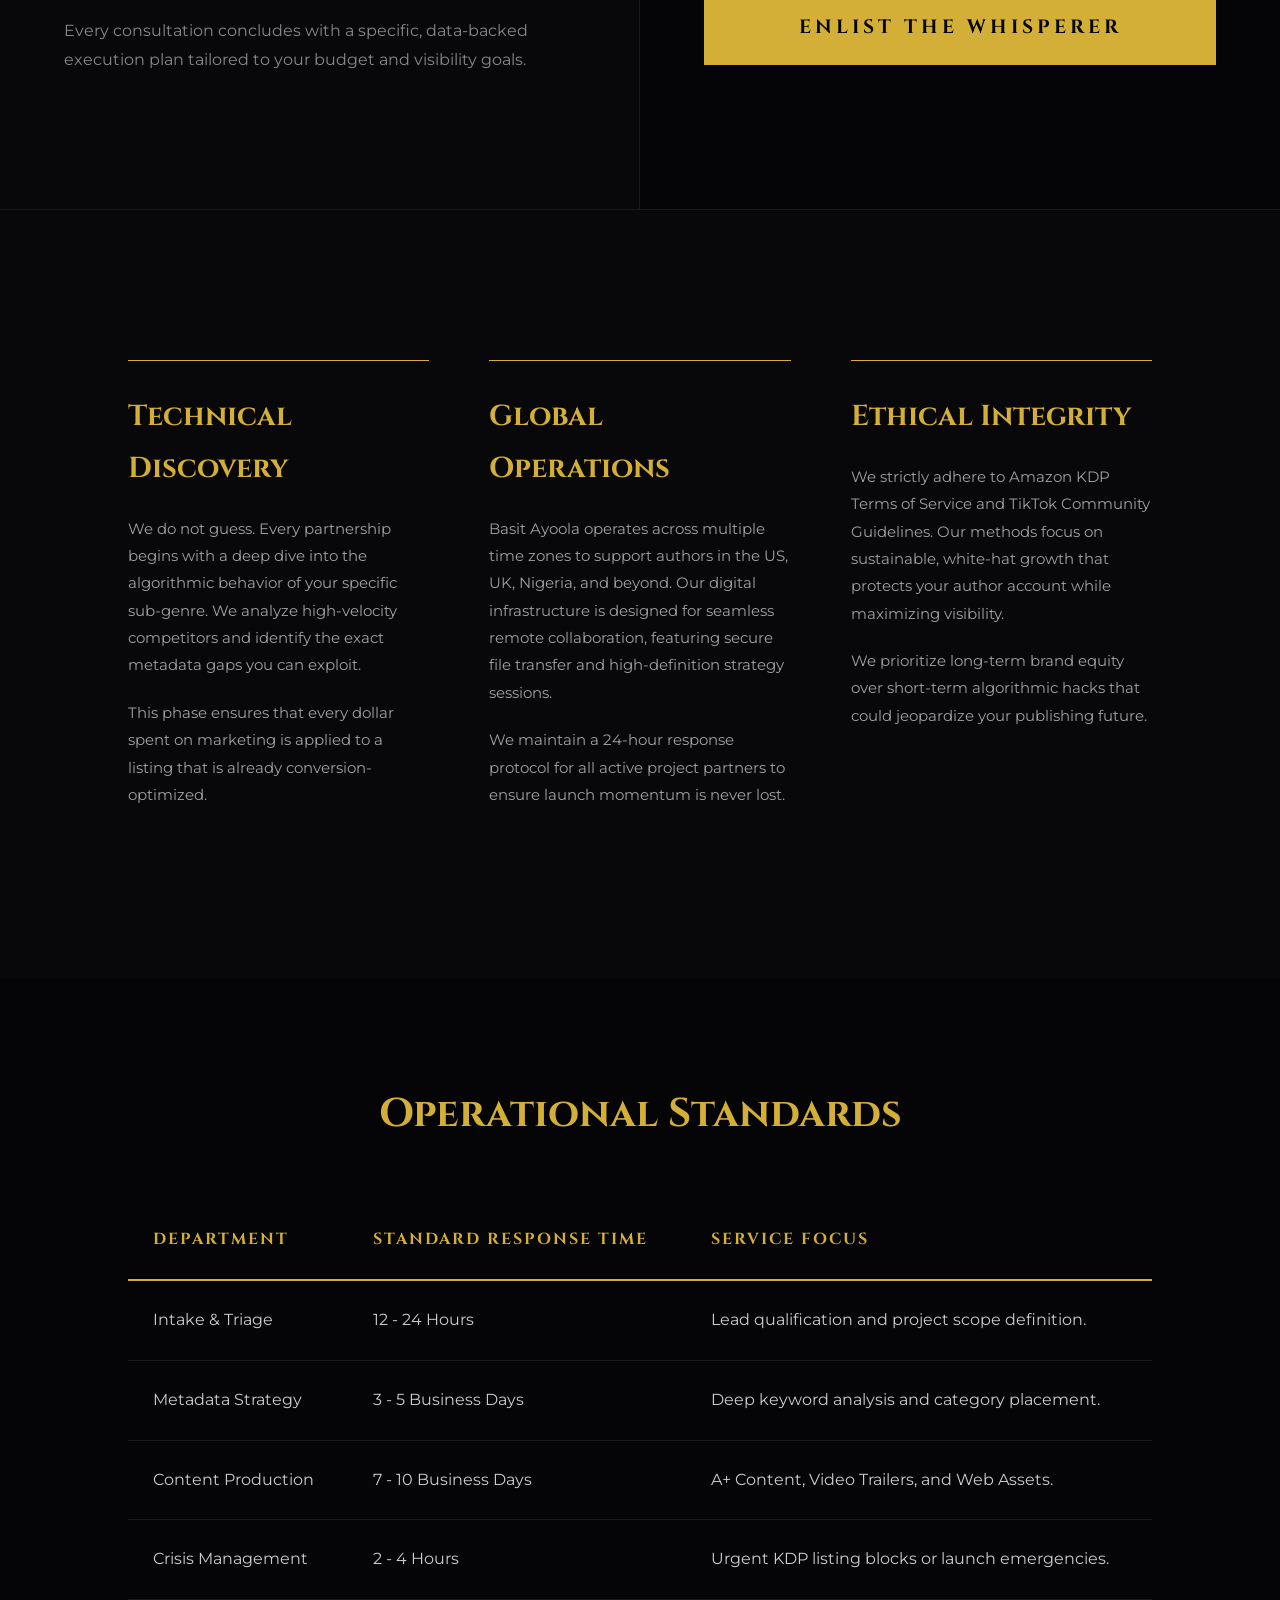
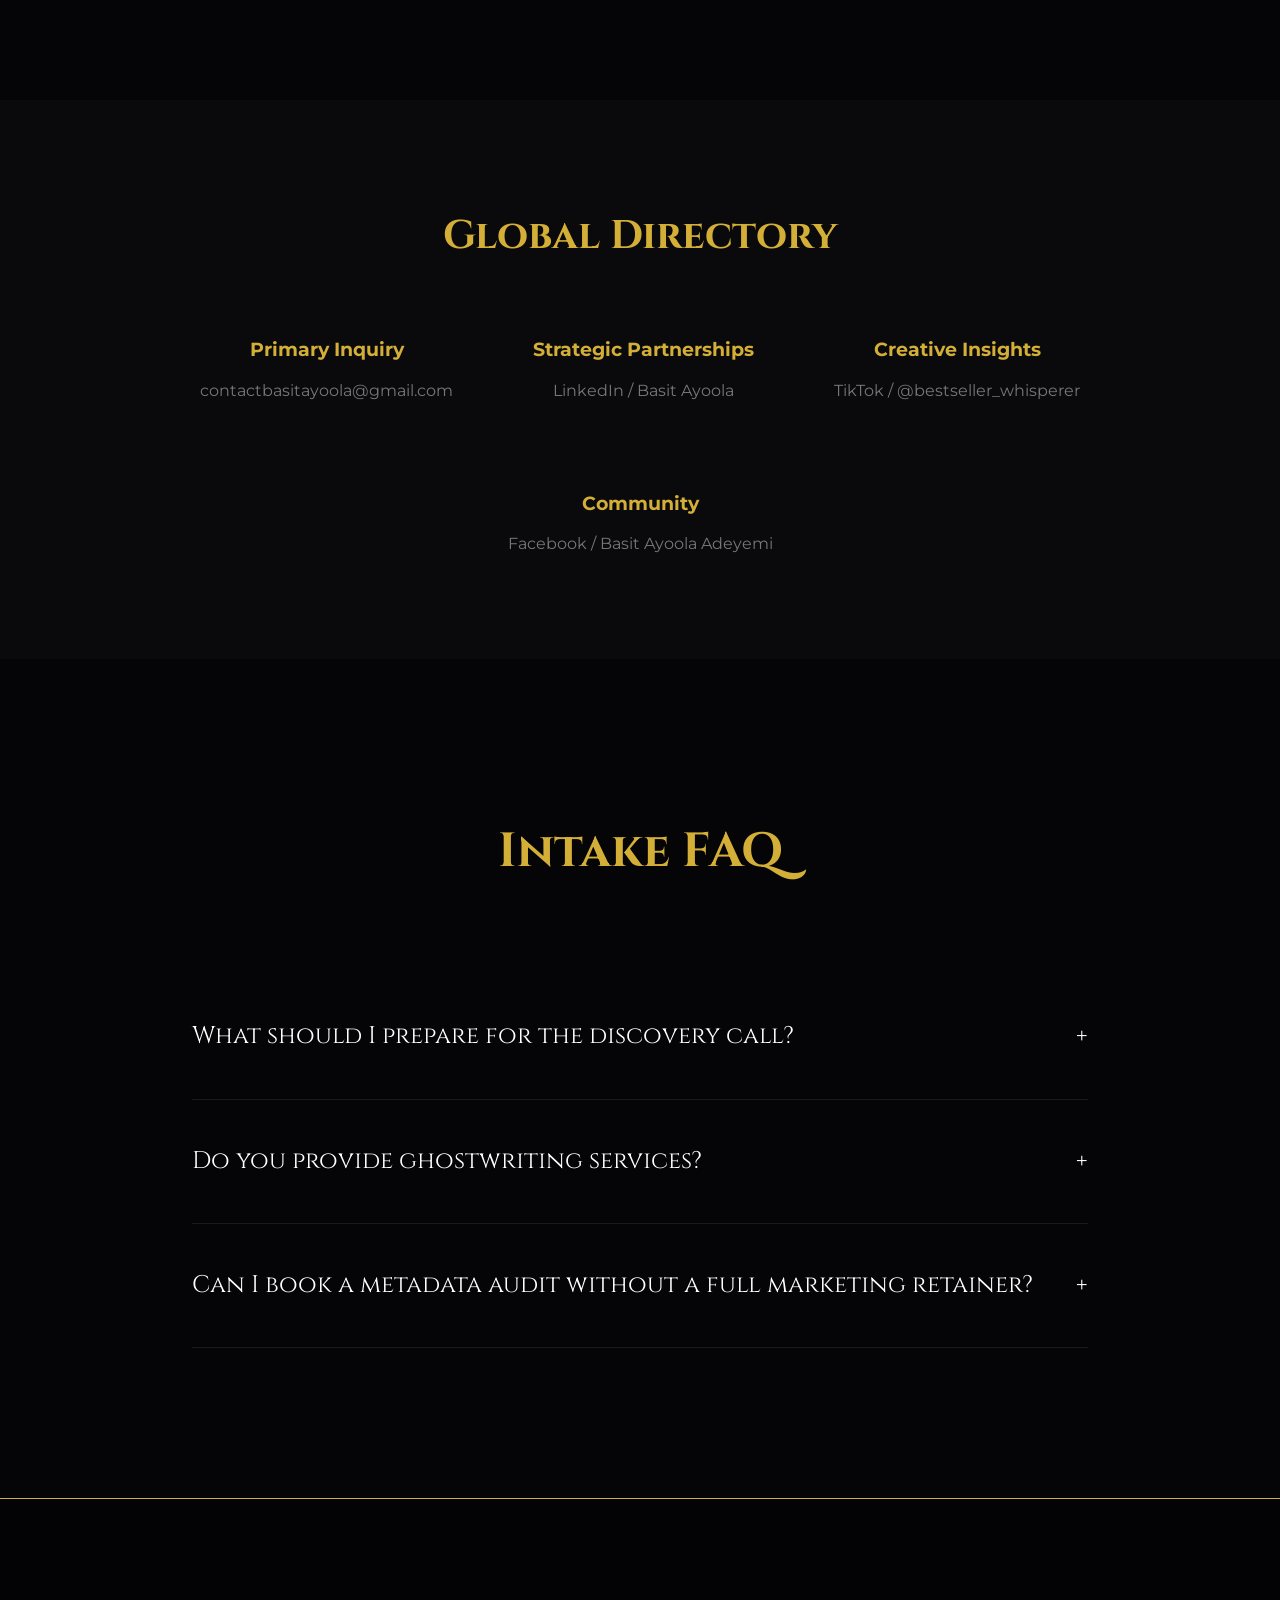
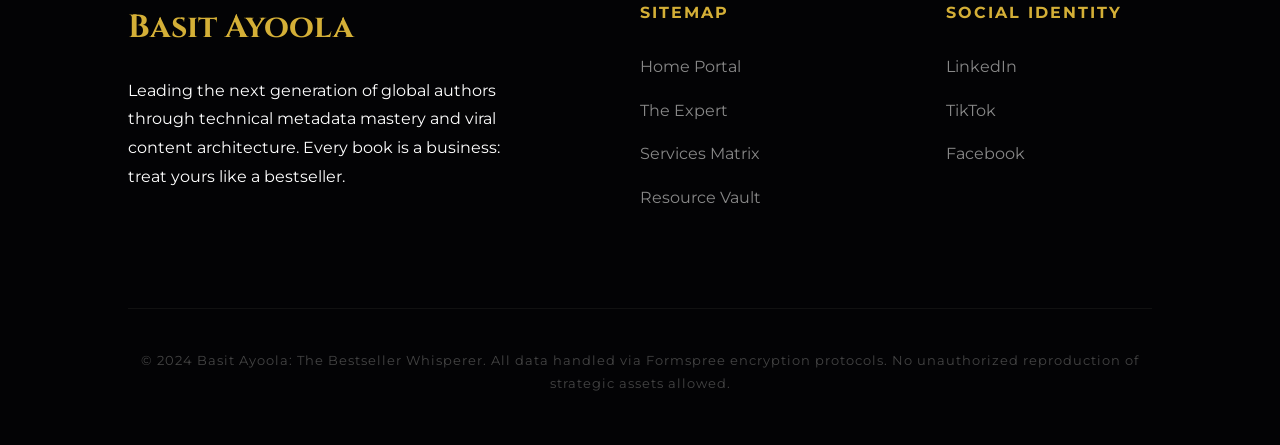
<file: contact/index.html>
<!DOCTYPE html>
<html lang="en">
<head>
    <meta charset="UTF-8">
    <meta name="viewport" content="width=device-width, initial-scale=1.0">
    <title>Global Strategic Consultation | Basit Ayoola | The Bestseller Whisperer</title>
    <meta name="description" content="Initiate a high-level publishing partnership with Basit Ayoola. Specialized intake for Amazon Metadata, BookTok marketing, and global sales funnel architecture.">
    
    <!-- Favicon -->
    <link rel="icon" type="image/jpg" href="../assets/images/basitic.jpg">
    
    <!-- External CSS -->
    <link rel="stylesheet" href="../css/style.css">
    
    <!-- Google Fonts -->
    <link rel="preconnect" href="https://fonts.googleapis.com">
    <link rel="preconnect" href="https://fonts.gstatic.com" crossorigin>
    <link href="https://fonts.googleapis.com/css2?family=Cinzel:wght@400;700&family=Montserrat:wght@300;400;600;800&display=swap" rel="stylesheet">

    <style>
        :root {
            --obsidian: #050507;
            --gold: #d4af37;
            --gold-glow: rgba(212, 175, 55, 0.3);
            --glass: rgba(255, 255, 255, 0.03);
            --white: #ffffff;
            --text-gray: #a0a0a0;
        }

        * {
            margin: 0;
            padding: 0;
            box-sizing: border-box;
            outline: none;
        }

        body {
            background-color: var(--obsidian);
            color: var(--white);
            font-family: 'Montserrat', sans-serif;
            line-height: 1.8;
            overflow-x: hidden;
        }

        /* Consistent Luxury Header */
        header {
            background: rgba(5, 5, 7, 0.98);
            border-bottom: 1px solid var(--gold);
            padding: 1.5rem 5%;
            position: fixed;
            width: 100%;
            top: 0;
            z-index: 1000;
            display: flex;
            justify-content: space-between;
            align-items: center;
            backdrop-filter: blur(10px);
        }

        .brand-container {
            display: flex;
            align-items: center;
            gap: 15px;
            text-decoration: none;
        }

        .avatar-badge {
            width: 55px;
            height: 55px;
            border-radius: 50%;
            border: 2px solid var(--gold);
            object-fit: cover;
            box-shadow: 0 0 15px var(--gold-glow);
        }

        .brand-name {
            font-family: 'Cinzel', serif;
            color: var(--gold);
            font-size: 1.6rem;
            font-weight: 700;
            letter-spacing: 3px;
            text-transform: uppercase;
        }

        nav ul {
            display: flex;
            list-style: none;
            gap: 35px;
        }

        nav a {
            color: var(--white);
            text-decoration: none;
            font-size: 0.85rem;
            text-transform: uppercase;
            letter-spacing: 2px;
            font-weight: 600;
            transition: 0.4s ease;
        }

        nav a:hover, nav a.active {
            color: var(--gold);
            text-shadow: 0 0 10px var(--gold-glow);
        }

        /* Massive Hero Section */
        .hero-portal {
            height: 90vh;
            display: flex;
            flex-direction: column;
            justify-content: center;
            align-items: center;
            text-align: center;
            padding: 0 10%;
            background: radial-gradient(circle at center, #111 0%, #050507 100%);
            border-bottom: 1px solid #1a1a1a;
        }

        .hero-portal h1 {
            font-family: 'Cinzel', serif;
            font-size: 5rem;
            color: var(--gold);
            margin-bottom: 25px;
            line-height: 1.1;
        }

        .hero-portal p {
            font-size: 1.3rem;
            max-width: 900px;
            color: var(--text-gray);
            letter-spacing: 1px;
        }

        /* The intake Section */
        .intake-grid {
            display: grid;
            grid-template-columns: 1fr 1fr;
            min-height: 1000px;
            border-bottom: 1px solid #1a1a1a;
        }

        .intake-visual {
            background: #08080a;
            padding: 100px 10%;
            display: flex;
            flex-direction: column;
            justify-content: center;
            border-right: 1px solid #1a1a1a;
        }

        .intake-visual h2 {
            font-family: 'Cinzel', serif;
            font-size: 3rem;
            color: var(--gold);
            margin-bottom: 40px;
        }

        .intake-visual .feature-point {
            margin-bottom: 40px;
        }

        .feature-point h4 {
            color: var(--gold);
            text-transform: uppercase;
            letter-spacing: 2px;
            margin-bottom: 10px;
            font-size: 1.1rem;
        }

        .feature-point p {
            color: #888;
            font-size: 1rem;
        }

        /* The Form Block */
        .form-block {
            padding: 100px 10%;
            background: #050507;
        }

        .contact-form {
            display: flex;
            flex-direction: column;
            gap: 25px;
        }

        .form-row {
            display: grid;
            grid-template-columns: 1fr 1fr;
            gap: 25px;
        }

        .input-group {
            display: flex;
            flex-direction: column;
            gap: 8px;
        }

        .input-group label {
            text-transform: uppercase;
            font-size: 0.75rem;
            letter-spacing: 2px;
            color: var(--gold);
        }

        .input-group input, .input-group select, .input-group textarea {
            background: #0a0a0c;
            border: 1px solid #222;
            padding: 18px;
            color: white;
            font-family: 'Montserrat', sans-serif;
            transition: 0.3s;
        }

        .input-group input:focus, .input-group select:focus, .input-group textarea:focus {
            border-color: var(--gold);
            background: #111;
        }

        .submit-trigger {
            background: var(--gold);
            color: var(--obsidian);
            border: none;
            padding: 25px;
            font-family: 'Cinzel', serif;
            font-weight: 700;
            font-size: 1.2rem;
            cursor: pointer;
            letter-spacing: 4px;
            margin-top: 20px;
            transition: 0.4s;
        }

        .submit-trigger:hover {
            background: white;
            transform: translateY(-3px);
            box-shadow: 0 10px 30px rgba(212, 175, 55, 0.3);
        }

        /* Deep Content Section: The Consultation Architecture */
        .content-depth-section {
            padding: 150px 10%;
            background: #08080a;
        }

        .depth-grid {
            display: grid;
            grid-template-columns: repeat(3, 1fr);
            gap: 60px;
        }

        .depth-card {
            border-top: 1px solid var(--gold);
            padding-top: 30px;
        }

        .depth-card h3 {
            font-family: 'Cinzel', serif;
            color: var(--gold);
            font-size: 1.8rem;
            margin-bottom: 20px;
        }

        .depth-card p {
            color: var(--text-gray);
            font-size: 0.95rem;
            margin-bottom: 20px;
        }

        /* Massive Technical Matrix */
        .technical-matrix {
            padding: 100px 10%;
            background: #050507;
        }

        .matrix-table {
            width: 100%;
            border-collapse: collapse;
            margin-top: 50px;
        }

        .matrix-table th {
            text-align: left;
            padding: 25px;
            border-bottom: 2px solid var(--gold);
            font-family: 'Cinzel', serif;
            color: var(--gold);
            text-transform: uppercase;
            letter-spacing: 2px;
        }

        .matrix-table td {
            padding: 25px;
            border-bottom: 1px solid #1a1a1a;
            color: #ccc;
        }

        /* Global Directory */
        .directory-section {
            padding: 100px 10%;
            background: #0a0a0c;
            text-align: center;
        }

        .directory-wrap {
            display: flex;
            justify-content: center;
            gap: 80px;
            margin-top: 60px;
            flex-wrap: wrap;
        }

        .dir-item h5 {
            color: var(--gold);
            font-size: 1.2rem;
            margin-bottom: 10px;
        }

        .dir-item p {
            color: #777;
        }

        /* Pre-Consultation FAQ Accordion */
        .faq-massive {
            padding: 150px 15%;
            background: #050507;
        }

        .faq-massive h2 {
            font-family: 'Cinzel', serif;
            font-size: 3rem;
            color: var(--gold);
            text-align: center;
            margin-bottom: 80px;
        }

        .faq-box {
            border-bottom: 1px solid #1a1a1a;
            padding: 40px 0;
        }

        .faq-trigger {
            font-family: 'Cinzel', serif;
            font-size: 1.5rem;
            color: var(--white);
            cursor: pointer;
            display: flex;
            justify-content: space-between;
        }

        .faq-trigger:hover {
            color: var(--gold);
        }

        .faq-content {
            padding-top: 25px;
            color: var(--text-gray);
            display: none;
            font-size: 1.1rem;
            line-height: 2;
        }

        /* Footer Style */
        footer {
            padding: 100px 10% 50px;
            background: #030305;
            border-top: 1px solid var(--gold);
        }

        .footer-main {
            display: grid;
            grid-template-columns: 2fr 1fr 1fr;
            gap: 100px;
            margin-bottom: 80px;
        }

        .footer-brand h2 {
            font-family: 'Cinzel', serif;
            color: var(--gold);
            font-size: 2rem;
            margin-bottom: 20px;
        }

        .footer-nav h4 {
            color: var(--gold);
            text-transform: uppercase;
            margin-bottom: 25px;
            letter-spacing: 2px;
        }

        .footer-nav ul {
            list-style: none;
        }

        .footer-nav li {
            margin-bottom: 15px;
        }

        .footer-nav a {
            color: #888;
            text-decoration: none;
            transition: 0.3s;
        }

        .footer-nav a:hover {
            color: var(--gold);
        }

        .legal-row {
            border-top: 1px solid #111;
            padding-top: 40px;
            text-align: center;
            color: #444;
            font-size: 0.8rem;
            letter-spacing: 1px;
        }

        /* Mobile Adjustments */
        @media (max-width: 1100px) {
            .intake-grid, .depth-grid, .footer-main {
                grid-template-columns: 1fr;
            }
            .hero-portal h1 { font-size: 3rem; }
            .intake-visual { border-right: none; border-bottom: 1px solid #1a1a1a; }
        }
    </style>
</head>
<body>

    <!-- Header Navigation -->
    <header>
        <a href="../index.html" class="brand-container">
            <img src="../assets/images/basitic.jpg" alt="Basit Ayoola" class="avatar-badge">
            <span class="brand-name">Basit Ayoola</span>
        </a>
        <nav>
            <ul>
                <li><a href="../about/index.html">The Expert</a></li>
                <li><a href="../services/index.html">Solutions</a></li>
                <li><a href="../resources/index.html">Library</a></li>
                <li><a href="../testimonials/index.html">Impact</a></li>
                <li><a href="index.html" class="active">Contact</a></li>
            </ul>
        </nav>
    </header>

    <!-- Massive Portal Hero -->
    <section class="hero-portal">
        <h1>Initiate Deployment</h1>
        <p>
            Secure the architectural foundation of your publishing career. Whether you are scaling a single manuscript or building an author empire, 
            Basit Ayoola provides the technical precision and market intelligence required for global chart dominance.
        </p>
    </section>

    <!-- Main Intake Grid -->
    <section class="intake-grid">
        <div class="intake-visual">
            <h2>Strategic Triage</h2>
            
            <div class="feature-point">
                <h4>01. Initial Briefing</h4>
                <p>Provide the fundamental metrics of your current project. We analyze your genre, current metadata standing, and competitor landscape before the first call.</p>
            </div>

            <div class="feature-point">
                <h4>02. Metadata Diagnostics</h4>
                <p>For authors seeking optimization, we perform a baseline audit of your existing Amazon keywords and categories to identify immediate growth opportunities.</p>
            </div>

            <div class="feature-point">
                <h4>03. Viral Potential Assessment</h4>
                <p>For BookTok and TikTok Shop inquiries, our creative team reviews your manuscript's "hook factor" to determine content strategy viability.</p>
            </div>

            <div class="feature-point" style="margin-bottom: 0;">
                <h4>04. Scaling Roadmap</h4>
                <p>Every consultation concludes with a specific, data-backed execution plan tailored to your budget and visibility goals.</p>
            </div>
        </div>

        <div class="form-block">
            <form class="contact-form" action="https://formspree.io/f/mrpqqvwe" method="POST">
                <div class="form-row">
                    <div class="input-group">
                        <label>Full Author Name</label>
                        <input type="text" name="name" placeholder="Legal or Pen Name" required>
                    </div>
                    <div class="input-group">
                        <label>Email Address</label>
                        <input type="email" name="email" placeholder="author@domain.com" required>
                    </div>
                </div>

                <div class="input-group">
                    <label>Core Service Pillar</label>
                    <select name="service_pillar" required>
                        <option value="">Select an objective...</option>
                        <option value="Metadata Mastery">Amazon Metadata & Keywords</option>
                        <option value="BookTok Acceleration">TikTok & BookTok Marketing</option>
                        <option value="Audiobook Production">Audiobook Execution</option>
                        <option value="Funnel Strategy">Sales Funnel & Author Web</option>
                        <option value="Full Launch">Comprehensive Book Launch</option>
                    </select>
                </div>

                <div class="input-group">
                    <label>Current Publishing Phase</label>
                    <select name="phase">
                        <option value="Manuscript">Drafting Manuscript</option>
                        <option value="Editing">Editing / Proofreading</option>
                        <option value="Ready">Ready to Publish</option>
                        <option value="Published">Currently Published (Seeking Growth)</option>
                    </select>
                </div>

                <div class="input-group">
                    <label>Book Link or Genre Summary</label>
                    <input type="text" name="genre_link" placeholder="Amazon Link or Genre (e.g., Epic Fantasy)">
                </div>

                <div class="input-group">
                    <label>Project Ambition & Challenges</label>
                    <textarea name="message" rows="8" placeholder="Please describe your specific goals, current sales obstacles, and what success looks like for this project..."></textarea>
                </div>

                <input type="text" name="_gotcha" style="display:none">
                <button type="submit" class="submit-trigger">ENLIST THE WHISPERER</button>
            </form>
        </div>
    </section>

    <!-- Consultation Architecture Section -->
    <section class="content-depth-section">
        <div class="depth-grid">
            <div class="depth-card">
                <h3>Technical Discovery</h3>
                <p>We do not guess. Every partnership begins with a deep dive into the algorithmic behavior of your specific sub-genre. We analyze high-velocity competitors and identify the exact metadata gaps you can exploit.</p>
                <p>This phase ensures that every dollar spent on marketing is applied to a listing that is already conversion-optimized.</p>
            </div>
            <div class="depth-card">
                <h3>Global Operations</h3>
                <p>Basit Ayoola operates across multiple time zones to support authors in the US, UK, Nigeria, and beyond. Our digital infrastructure is designed for seamless remote collaboration, featuring secure file transfer and high-definition strategy sessions.</p>
                <p>We maintain a 24-hour response protocol for all active project partners to ensure launch momentum is never lost.</p>
            </div>
            <div class="depth-card">
                <h3>Ethical Integrity</h3>
                <p>We strictly adhere to Amazon KDP Terms of Service and TikTok Community Guidelines. Our methods focus on sustainable, white-hat growth that protects your author account while maximizing visibility.</p>
                <p>We prioritize long-term brand equity over short-term algorithmic hacks that could jeopardize your publishing future.</p>
            </div>
        </div>
    </section>

    <!-- Massive Technical Matrix -->
    <section class="technical-matrix">
        <h2 style="font-family: 'Cinzel', serif; color: var(--gold); text-align: center; font-size: 2.5rem;">Operational Standards</h2>
        <table class="matrix-table">
            <thead>
                <tr>
                    <th>Department</th>
                    <th>Standard Response Time</th>
                    <th>Service Focus</th>
                </tr>
            </thead>
            <tbody>
                <tr>
                    <td>Intake & Triage</td>
                    <td>12 - 24 Hours</td>
                    <td>Lead qualification and project scope definition.</td>
                </tr>
                <tr>
                    <td>Metadata Strategy</td>
                    <td>3 - 5 Business Days</td>
                    <td>Deep keyword analysis and category placement.</td>
                </tr>
                <tr>
                    <td>Content Production</td>
                    <td>7 - 10 Business Days</td>
                    <td>A+ Content, Video Trailers, and Web Assets.</td>
                </tr>
                <tr>
                    <td>Crisis Management</td>
                    <td>2 - 4 Hours</td>
                    <td>Urgent KDP listing blocks or launch emergencies.</td>
                </tr>
            </tbody>
        </table>
    </section>

    <!-- Global Directory -->
    <section class="directory-section">
        <h2 style="font-family: 'Cinzel', serif; color: var(--gold); font-size: 2.5rem;">Global Directory</h2>
        <div class="directory-wrap">
            <div class="dir-item">
                <h5>Primary Inquiry</h5>
                <p>contactbasitayoola@gmail.com</p>
            </div>
            <div class="dir-item">
                <h5>Strategic Partnerships</h5>
                <p>LinkedIn / Basit Ayoola</p>
            </div>
            <div class="dir-item">
                <h5>Creative Insights</h5>
                <p>TikTok / @bestseller_whisperer</p>
            </div>
            <div class="dir-item">
                <h5>Community</h5>
                <p>Facebook / Basit Ayoola Adeyemi</p>
            </div>
        </div>
    </section>

    <!-- Massive FAQ -->
    <section class="faq-massive">
        <h2>Intake FAQ</h2>
        
        <div class="faq-box">
            <div class="faq-trigger">What should I prepare for the discovery call? <span>+</span></div>
            <div class="faq-content">
                Please have your current Amazon sales dashboard (if published) and your primary competitor list ready. We also suggest having a clear budget range in mind for ad spend versus organic strategy implementation.
            </div>
        </div>

        <div class="faq-box">
            <div class="faq-trigger">Do you provide ghostwriting services? <span>+</span></div>
            <div class="faq-content">
                Basit Ayoola focuses exclusively on the marketing, metadata, and technical distribution aspects of publishing. We do not provide ghostwriting, but we can recommend elite editorial partners if your manuscript requires professional polishing.
            </div>
        </div>

        <div class="faq-box">
            <div class="faq-trigger">Can I book a metadata audit without a full marketing retainer? <span>+</span></div>
            <div class="faq-content">
                Yes. We offer standalone Metadata and Keyword Deep-Dives for authors who prefer to manage their own promotion but want the technical advantage of expert-level tag optimization.
            </div>
        </div>
    </section>

    <!-- Footer -->
    <footer>
        <div class="footer-main">
            <div class="footer-brand">
                <h2>Basit Ayoola</h2>
                <p>Leading the next generation of global authors through technical metadata mastery and viral content architecture. Every book is a business: treat yours like a bestseller.</p>
            </div>
            <div class="footer-nav">
                <h4>Sitemap</h4>
                <ul>
                    <li><a href="../index.html">Home Portal</a></li>
                    <li><a href="../about/index.html">The Expert</a></li>
                    <li><a href="../services/index.html">Services Matrix</a></li>
                    <li><a href="../resources/index.html">Resource Vault</a></li>
                </ul>
            </div>
            <div class="footer-nav">
                <h4>Social Identity</h4>
                <ul>
                    <li><a href="https://www.linkedin.com/in/basit-ayoola-adeyemi-bestseller-whisperer-6337ba324">LinkedIn</a></li>
                    <li><a href="https://www.tiktok.com/@bestseller_whisperer">TikTok</a></li>
                    <li><a href="https://www.facebook.com/profile.php?id=61591892341216">Facebook</a></li>
                </ul>
            </div>
        </div>
        <div class="legal-row">
            &copy; 2024 Basit Ayoola: The Bestseller Whisperer. All data handled via Formspree encryption protocols. No unauthorized reproduction of strategic assets allowed.
        </div>
    </footer>

    <!-- Internal Scripts -->
    <script>
        // FAQ Accordion
        document.querySelectorAll('.faq-trigger').forEach(trigger => {
            trigger.addEventListener('click', () => {
                const content = trigger.nextElementSibling;
                const span = trigger.querySelector('span');
                
                if(content.style.display === 'block') {
                    content.style.display = 'none';
                    span.textContent = '+';
                } else {
                    content.style.display = 'block';
                    span.textContent = '-';
                }
            });
        });

        // Form Smoothness
        const contactForm = document.querySelector('.contact-form');
        contactForm.addEventListener('submit', function() {
            const btn = this.querySelector('button');
            btn.textContent = "TRANSMITTING...";
            btn.style.opacity = "0.7";
        });
    </script>
    
    <!-- External JS -->
    <script src="../js/script.js"></script>
</body>
</html>
</file>
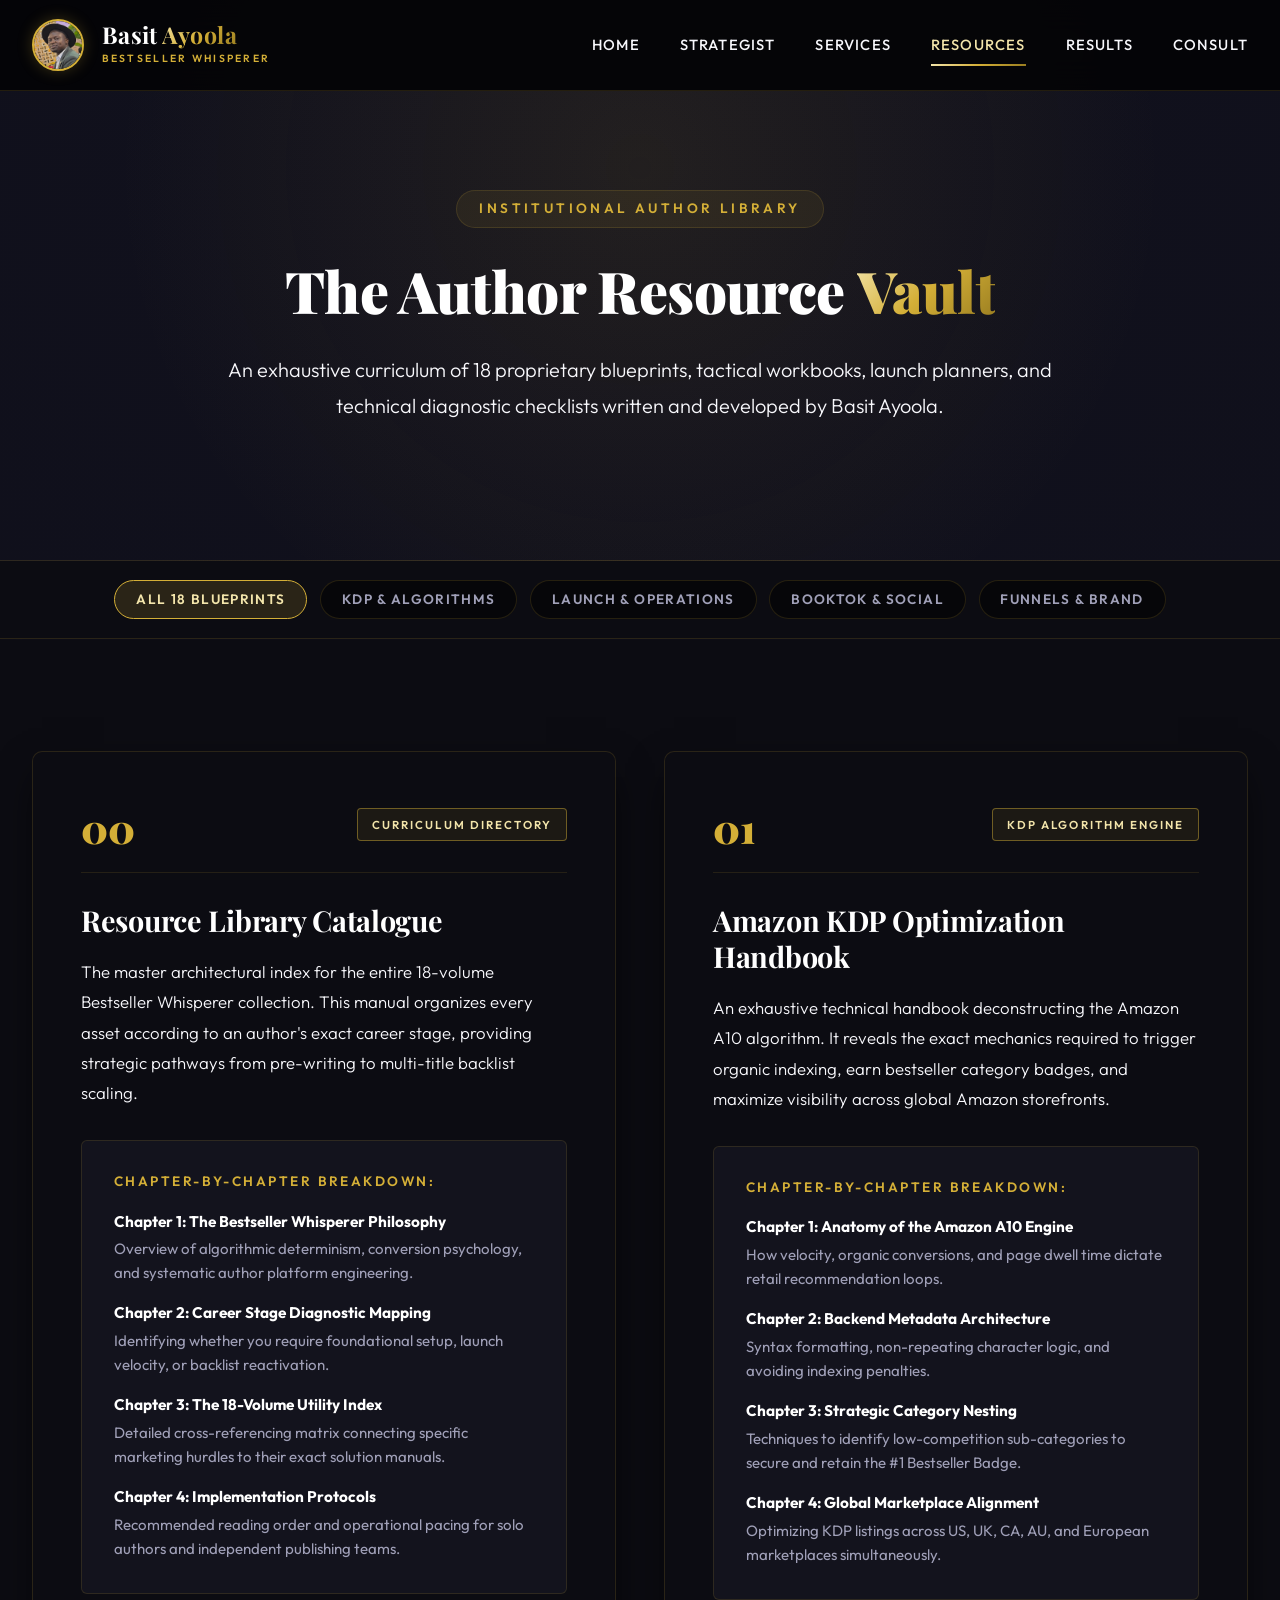
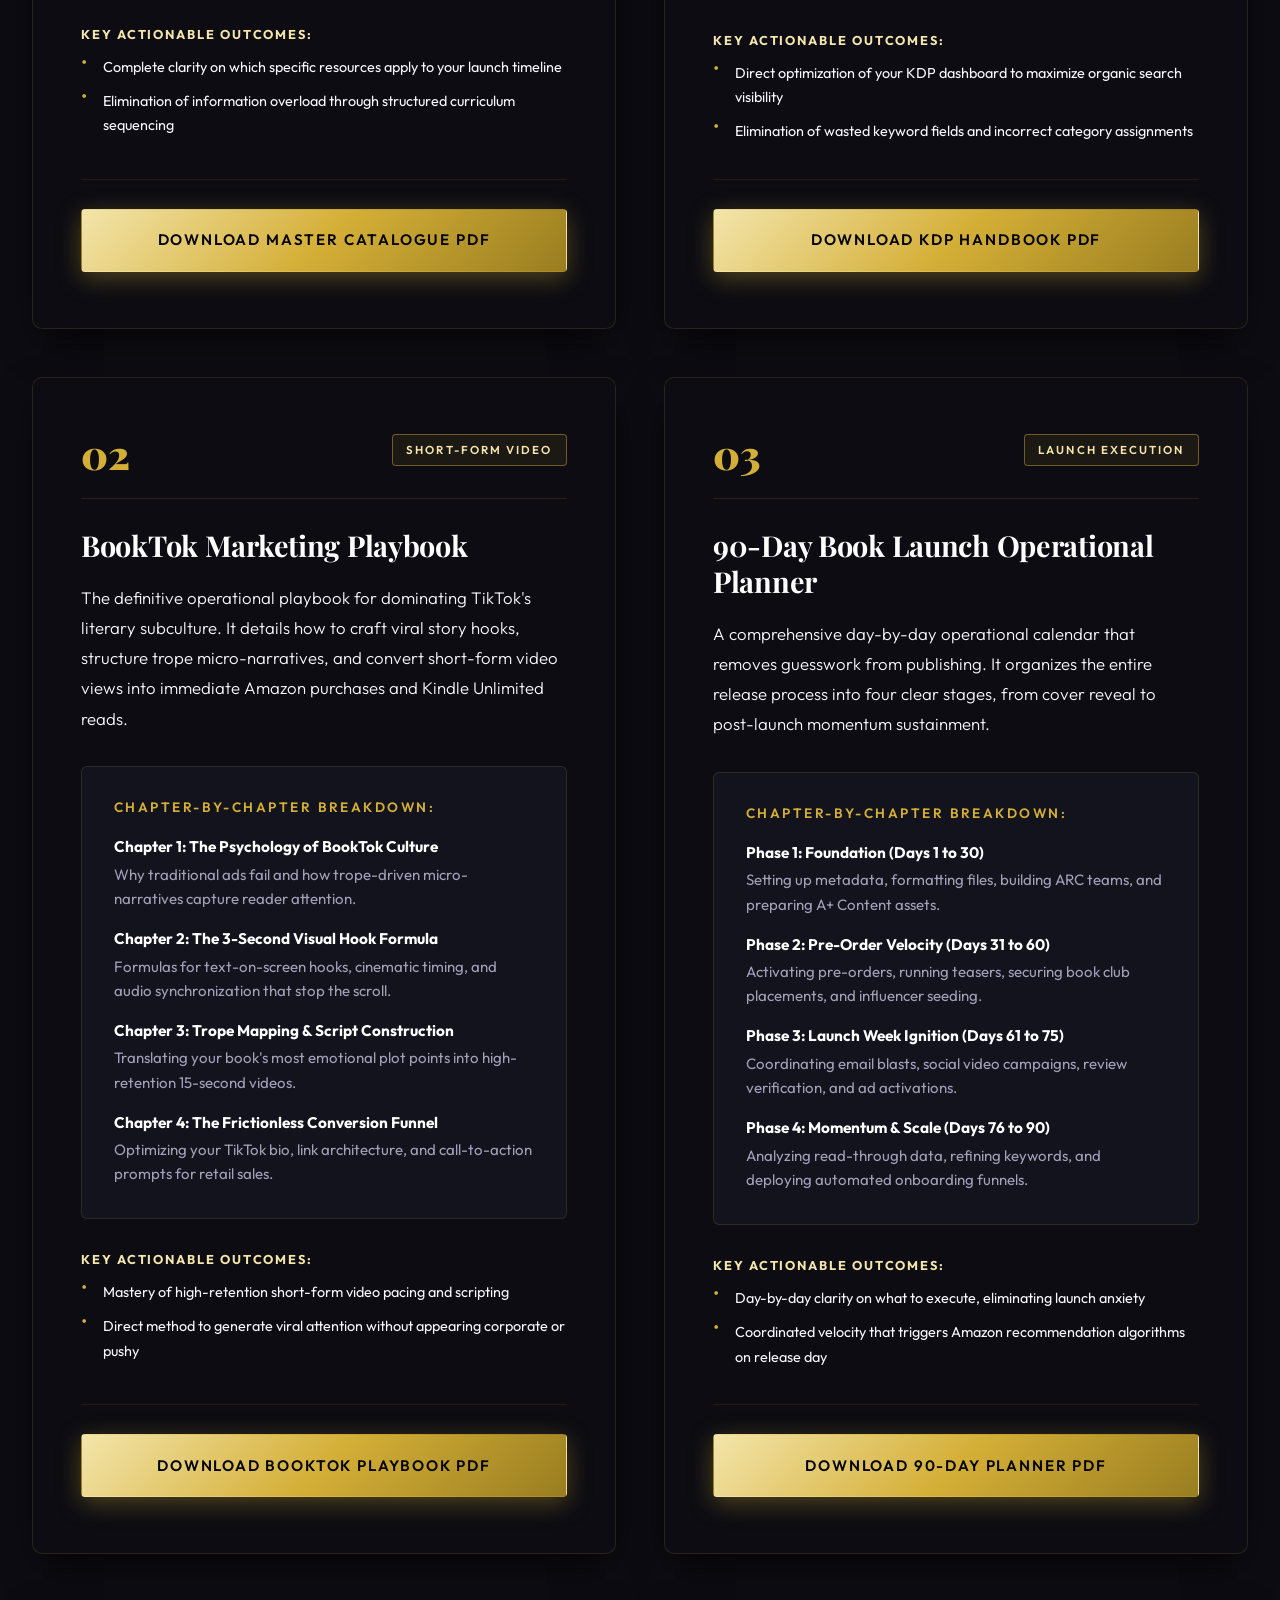
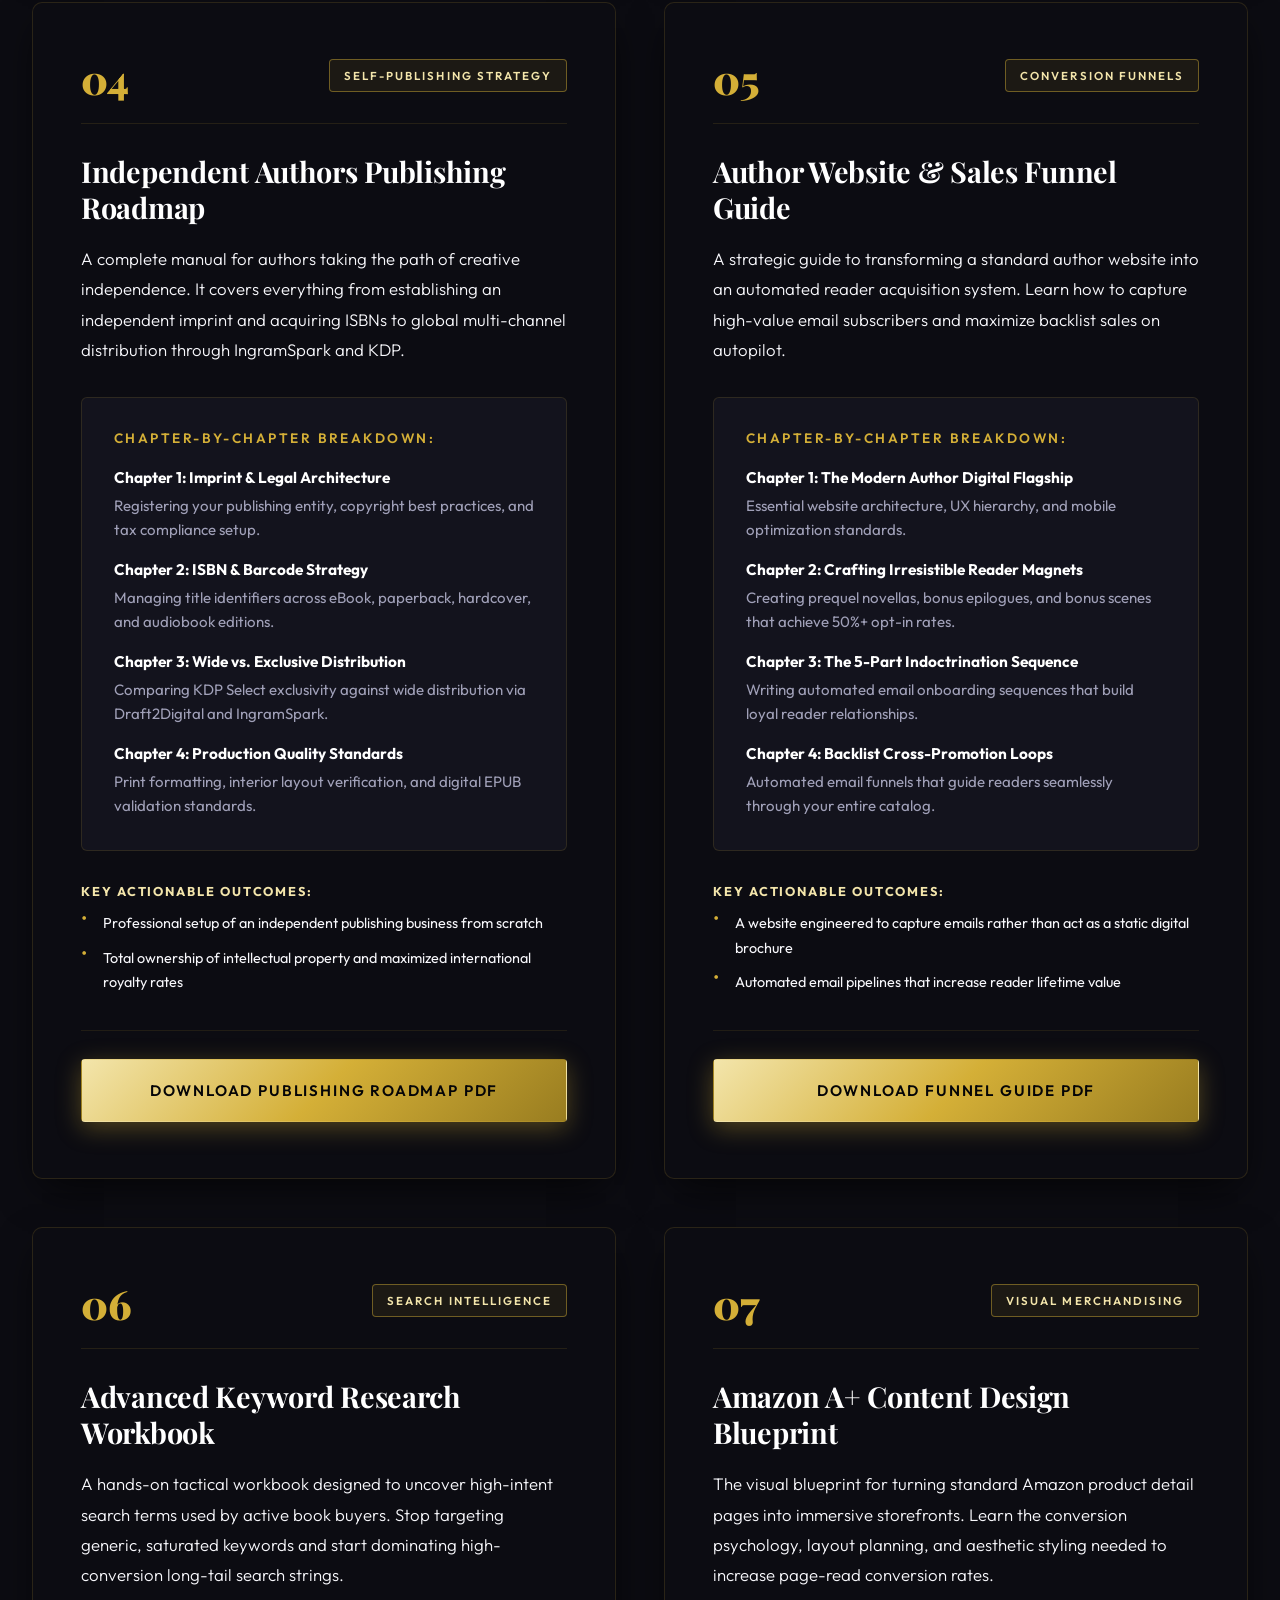
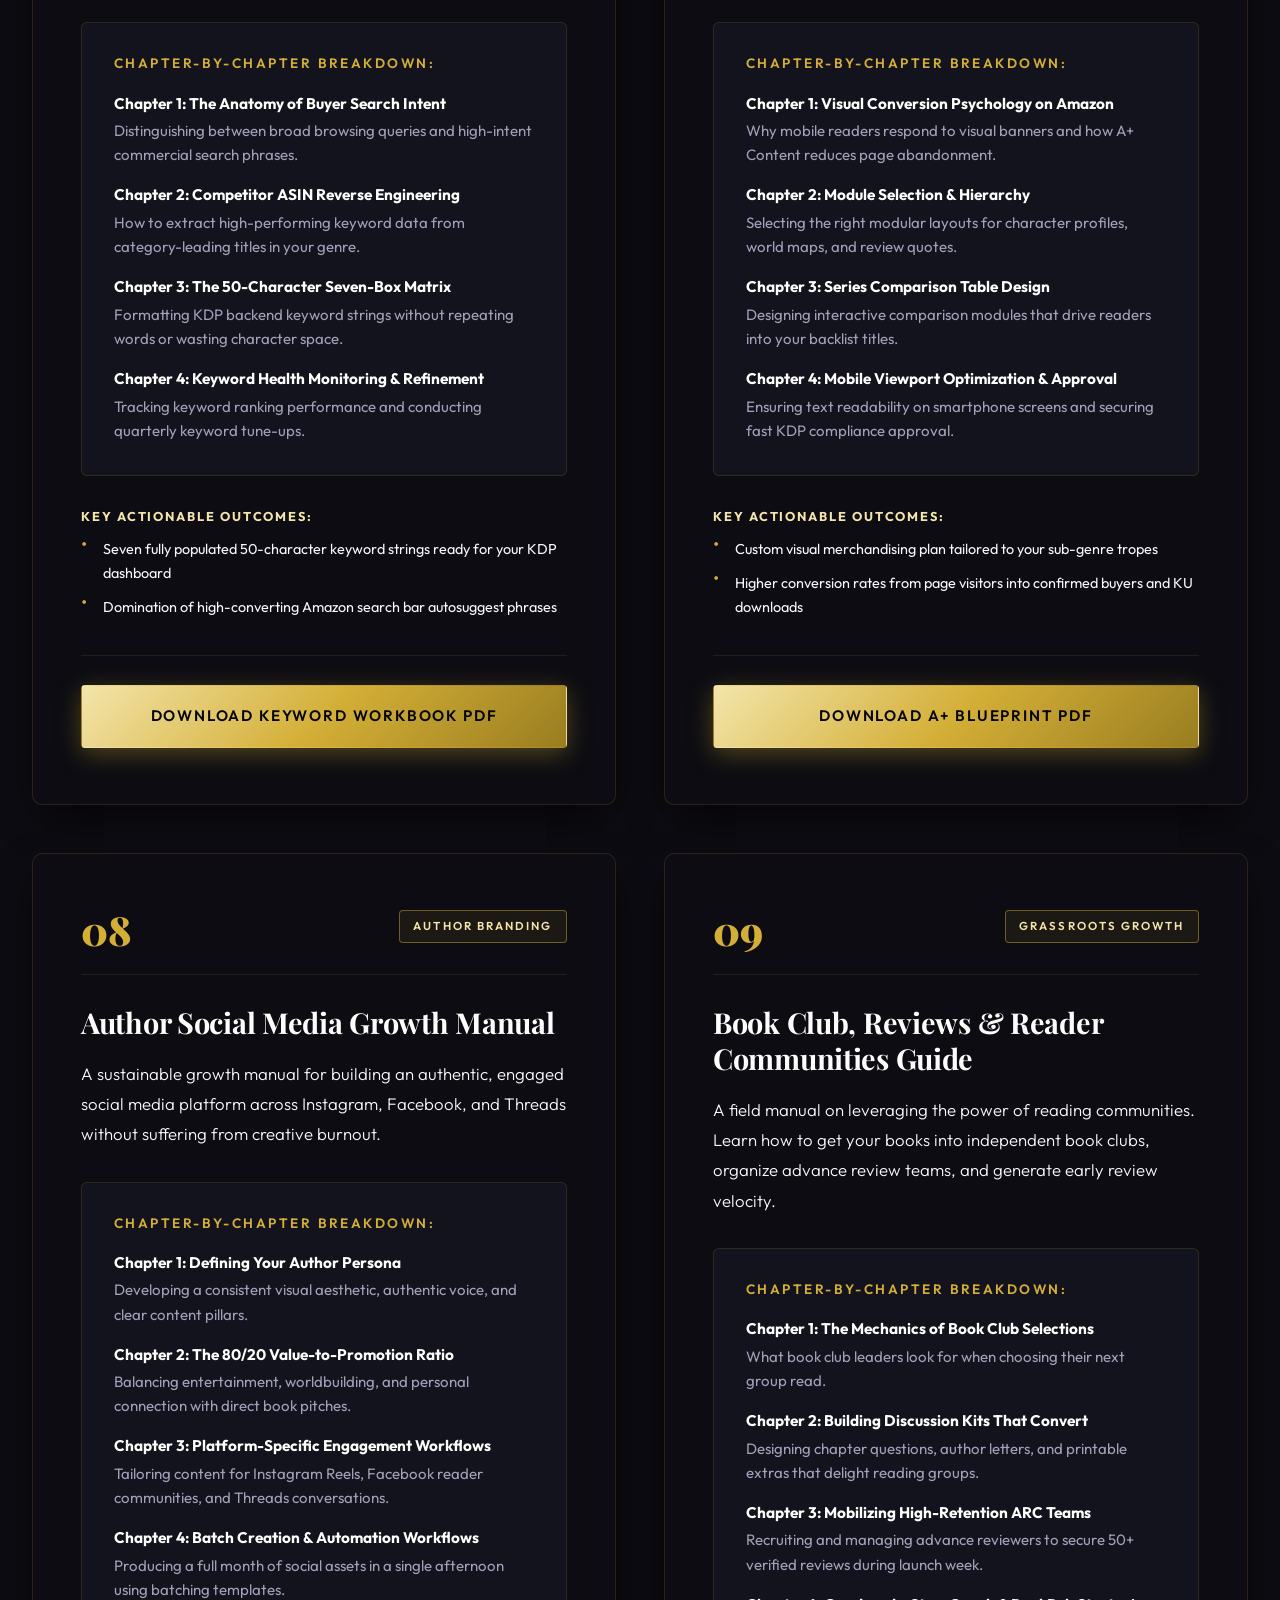
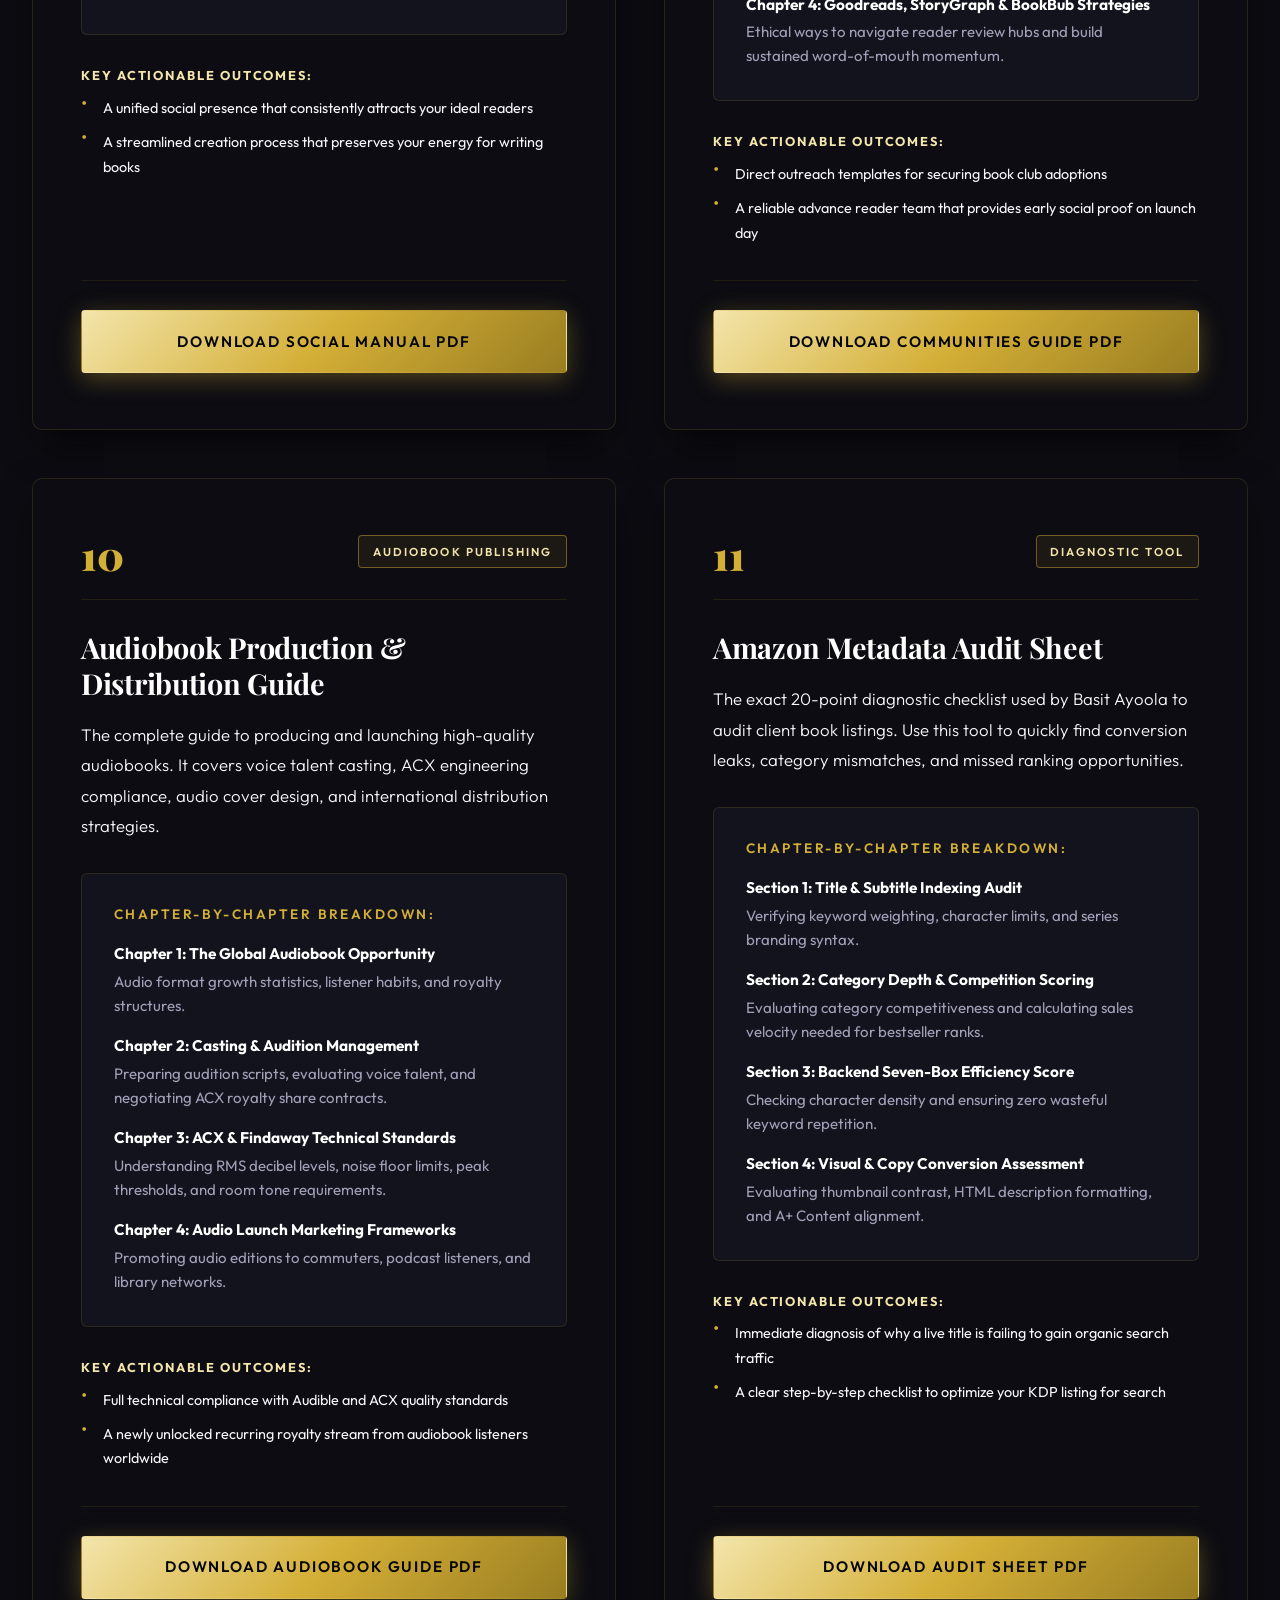
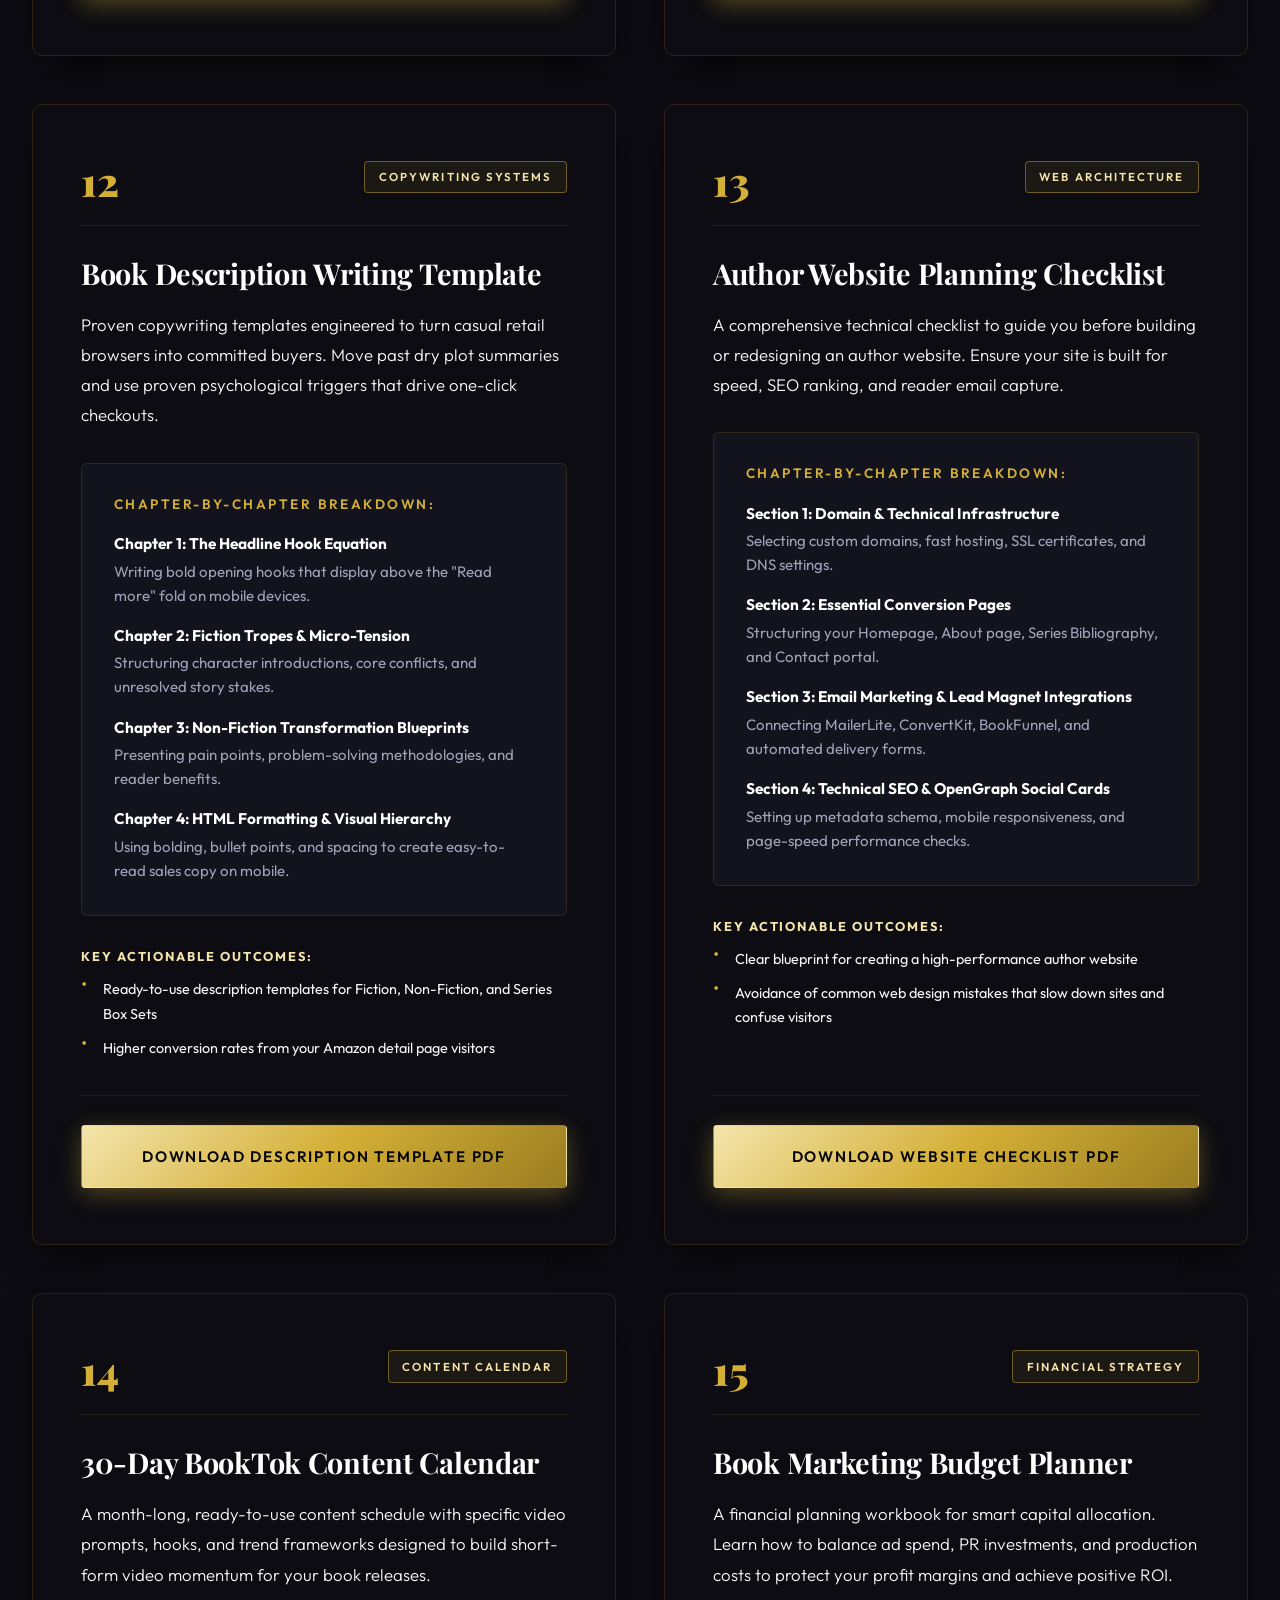
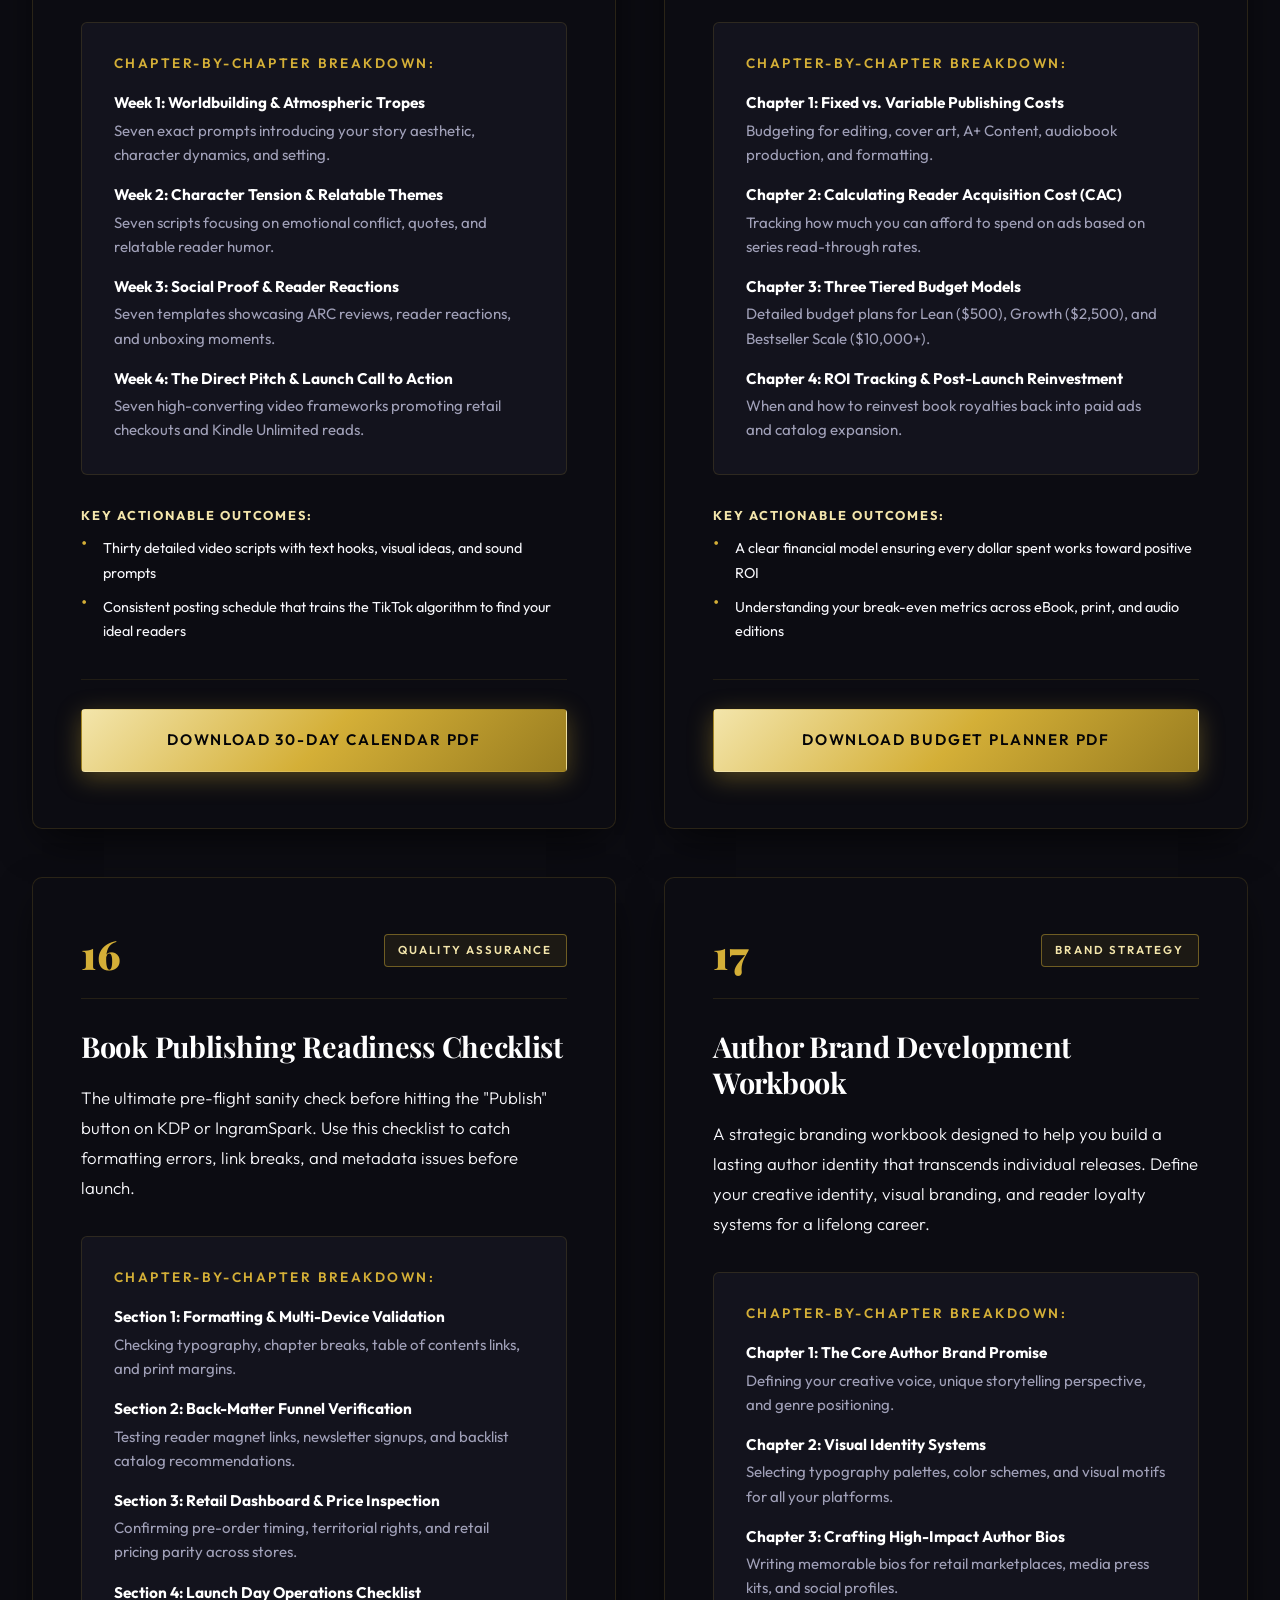
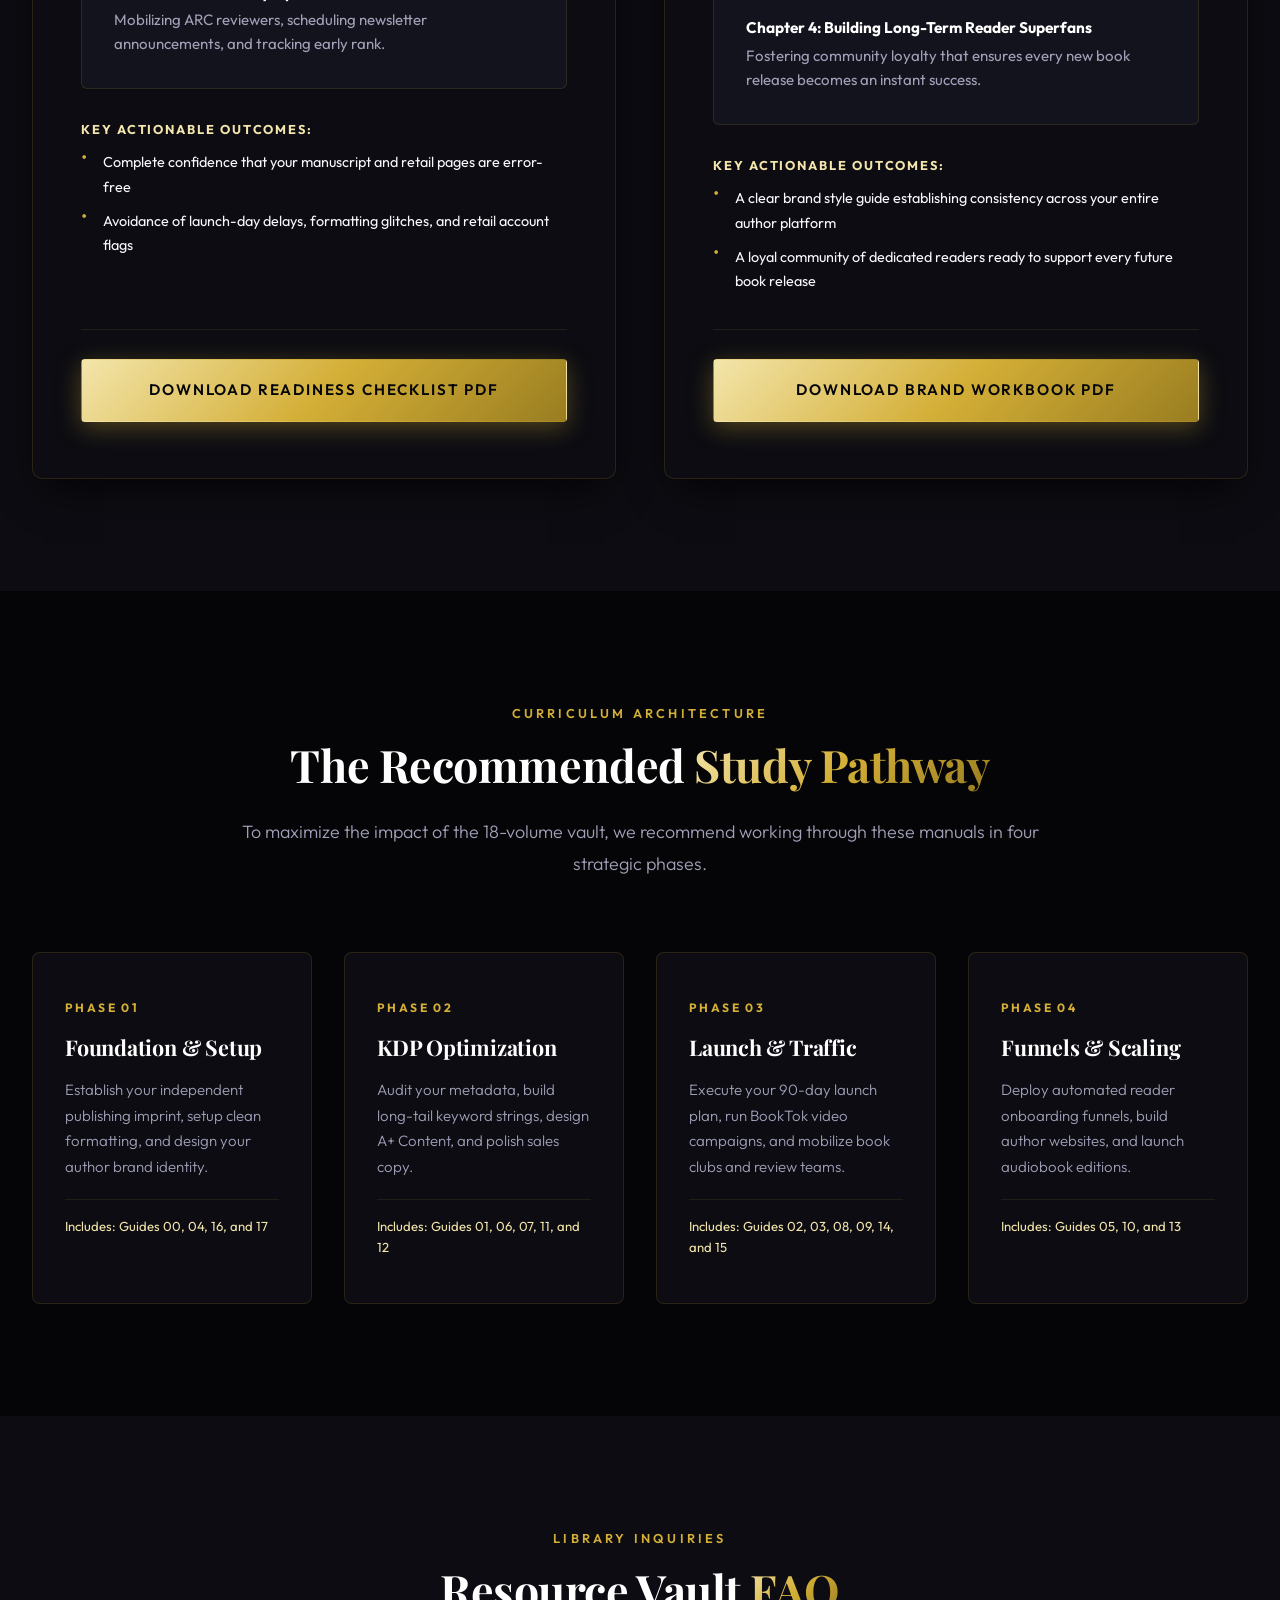
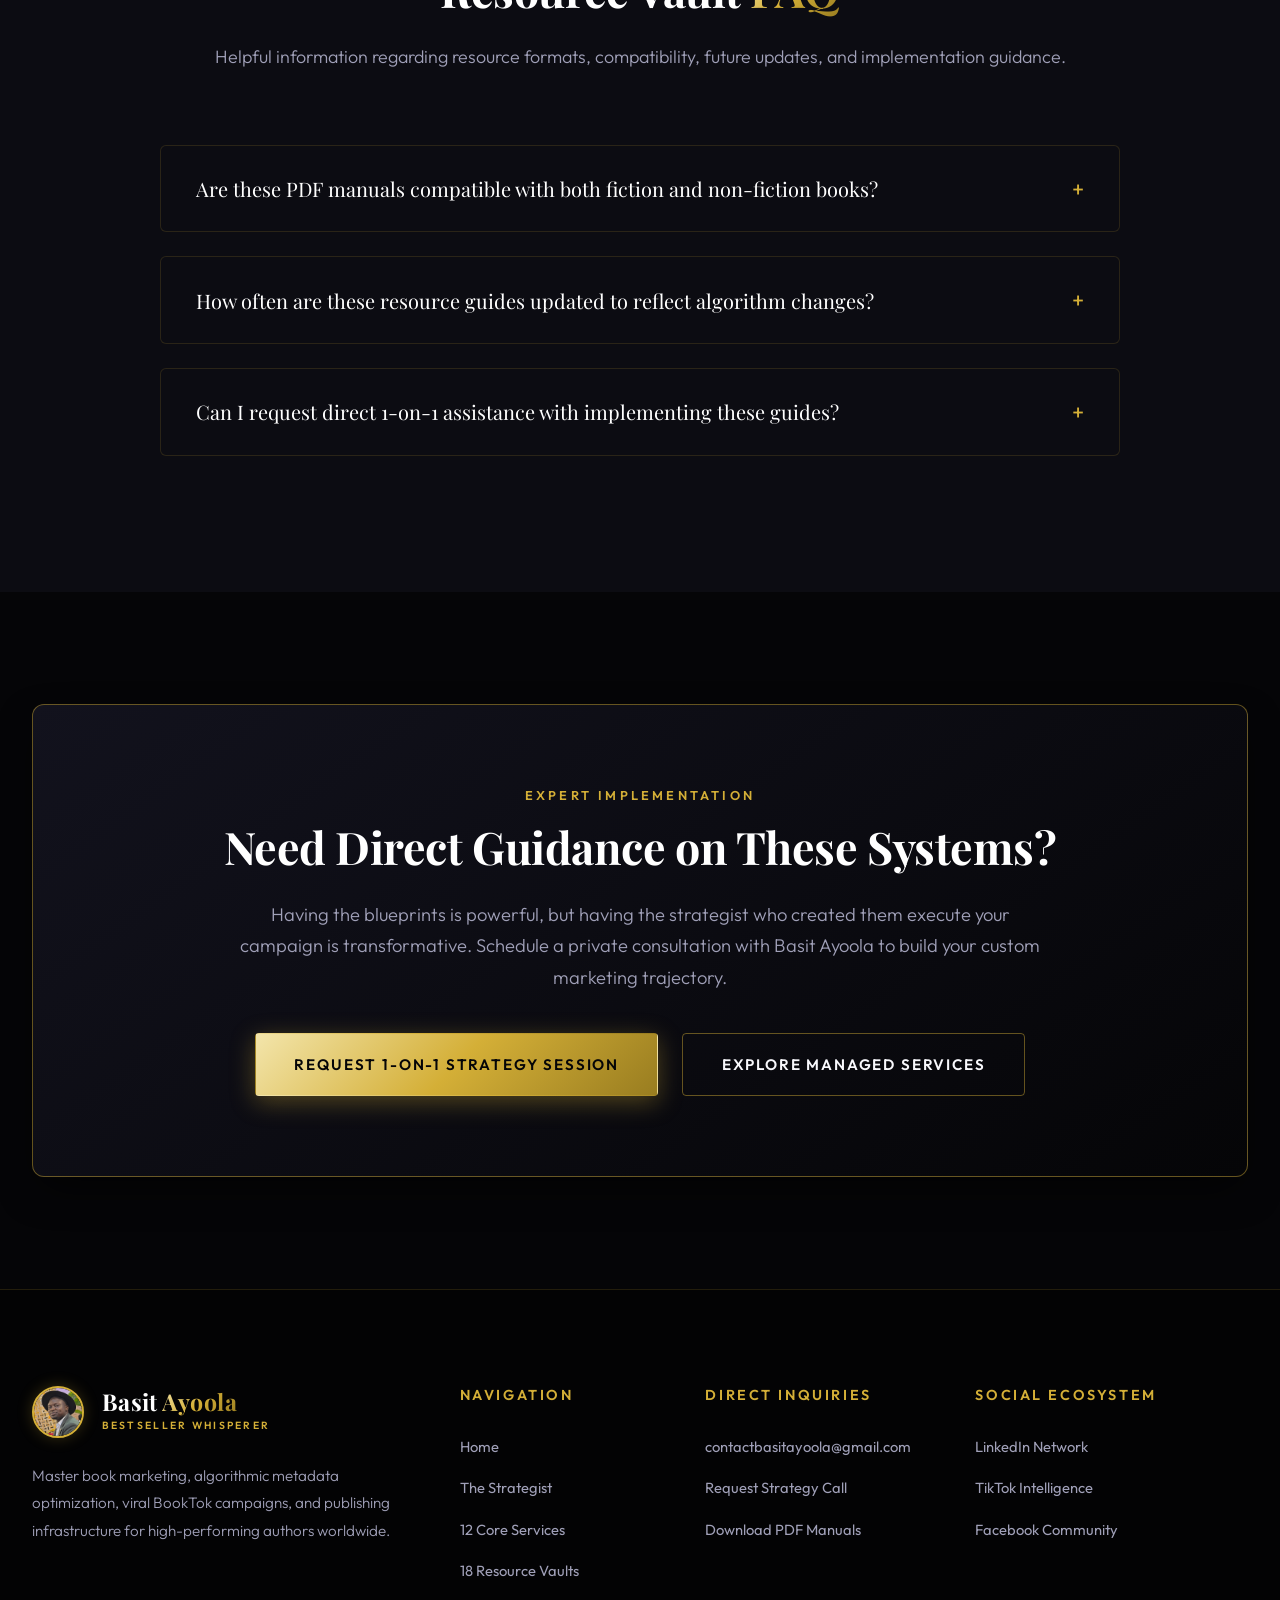
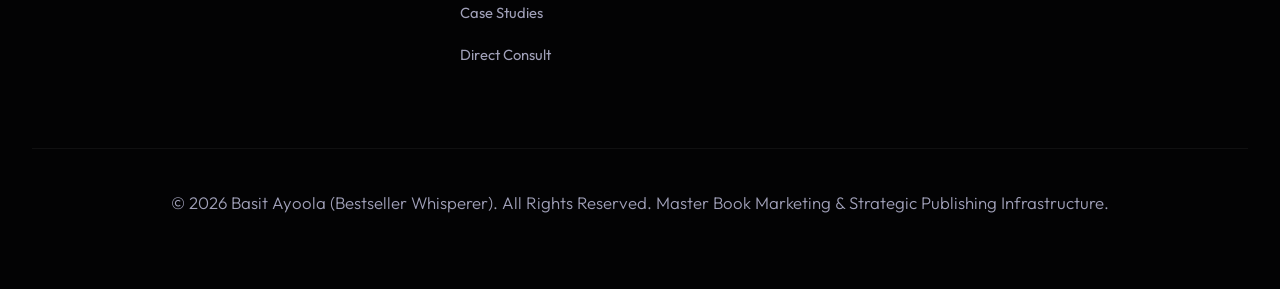
<file: resources/index.html>
<!DOCTYPE html>
<html lang="en">
<head>
    <meta charset="UTF-8">
    <meta name="viewport" content="width=device-width, initial-scale=1.0">
    <meta name="description" content="Access the complete 18-volume Author Resource Vault by Basit Ayoola (Bestseller Whisperer). Master blueprints, workbooks, checklists, and planners for KDP optimization, BookTok growth, and publishing success.">
    <title>18 Author Resource Vaults | Basit Ayoola | Bestseller Whisperer</title>
    
    <!-- Favicon: Browser Tab Icon -->
    <link rel="icon" type="image/jpeg" href="../assets/images/basitic.jpg">

    <!-- External Typography -->
    <link rel="preconnect" href="https://fonts.googleapis.com">
    <link rel="preconnect" href="https://fonts.gstatic.com" crossorigin>
    <link href="https://fonts.googleapis.com/css2?family=Outfit:ital,wght@0,300;0,400;0,500;0,600;0,700;1,300;1,400&family=Playfair+Display:ital,wght@0,400;0,600;0,700;0,900;1,400;1,700&display=swap" rel="stylesheet">

    <!-- External Global Stylesheet Reference -->
    <link rel="stylesheet" href="../css/style.css">

    <!-- Comprehensive Internal Stylesheet (Self-Contained Subpage Engine) -->
    <style>
        :root {
            --bg-obsidian: #050507;
            --bg-surface: #0c0c12;
            --bg-elevated: #13131d;
            --bg-card: #101018;
            --bg-glass: rgba(12, 12, 18, 0.88);
            --gold-primary: #d4af37;
            --gold-light: #f3e5ab;
            --gold-dark: #997d20;
            --gold-gradient: linear-gradient(135deg, #f3e5ab 0%, #d4af37 50%, #997d20 100%);
            --gold-glow: rgba(212, 175, 55, 0.25);
            --text-pure: #ffffff;
            --text-ivory: #f8f8fc;
            --text-muted: #a0a0b8;
            --text-dim: #6b6b84;
            --border-subtle: rgba(212, 175, 55, 0.15);
            --border-highlight: rgba(212, 175, 55, 0.45);
            --font-display: 'Playfair Display', Georgia, serif;
            --font-body: 'Outfit', -apple-system, BlinkMacSystemFont, sans-serif;
            --transition-smooth: all 0.4s cubic-bezier(0.16, 1, 0.3, 1);
            --shadow-card: 0 16px 40px -10px rgba(0, 0, 0, 0.75);
            --shadow-gold: 0 0 35px rgba(212, 175, 55, 0.2);
        }

        *, *::before, *::after {
            box-sizing: border-box;
            margin: 0;
            padding: 0;
        }

        html {
            scroll-behavior: smooth;
            font-size: 16px;
            background-color: var(--bg-obsidian);
            color: var(--text-ivory);
            font-family: var(--font-body);
            line-height: 1.7;
            -webkit-font-smoothing: antialiased;
        }

        body {
            overflow-x: hidden;
            background: radial-gradient(circle at 50% 0%, rgba(20, 20, 35, 0.8) 0%, var(--bg-obsidian) 70%);
            min-height: 100vh;
        }

        ::selection {
            background-color: var(--gold-primary);
            color: var(--bg-obsidian);
        }

        h1, h2, h3, h4, h5, h6 {
            font-family: var(--font-display);
            font-weight: 700;
            line-height: 1.25;
            letter-spacing: -0.01em;
            color: var(--text-pure);
        }

        p {
            color: var(--text-muted);
            margin-bottom: 1.5rem;
            font-weight: 300;
            font-size: 1.05rem;
        }

        a {
            color: inherit;
            text-decoration: none;
            transition: var(--transition-smooth);
        }

        ul {
            list-style: none;
        }

        .gold-text {
            background: var(--gold-gradient);
            -webkit-background-clip: text;
            -webkit-text-fill-color: transparent;
            display: inline-block;
        }

        .container {
            width: 100%;
            max-width: 1320px;
            margin: 0 auto;
            padding: 0 2rem;
        }

        .section-padding {
            padding: 7rem 0;
        }

        .bg-darker {
            background-color: var(--bg-surface);
            position: relative;
        }

        .bg-elevated {
            background-color: var(--bg-elevated);
        }

        /* Header & Navigation */
        .main-header {
            position: fixed;
            top: 0;
            left: 0;
            width: 100%;
            z-index: 1000;
            background: rgba(5, 5, 7, 0.85);
            backdrop-filter: blur(16px);
            border-bottom: 1px solid var(--border-subtle);
            transition: var(--transition-smooth);
        }

        .main-header.scrolled {
            background: rgba(5, 5, 7, 0.96);
            border-bottom: 1px solid var(--border-highlight);
            box-shadow: 0 10px 30px rgba(0, 0, 0, 0.8);
        }

        .header-content {
            display: flex;
            align-items: center;
            justify-content: space-between;
            height: 90px;
        }

        /* Circular Logo Badge with Picture */
        .logo-wrap {
            display: flex;
            align-items: center;
            gap: 1.1rem;
            text-decoration: none;
        }

        .header-avatar-circle {
            width: 52px;
            height: 52px;
            border-radius: 50%;
            object-fit: cover;
            border: 2px solid var(--gold-primary);
            box-shadow: 0 0 15px var(--gold-glow);
            transition: var(--transition-smooth);
        }

        .logo-wrap:hover .header-avatar-circle {
            transform: scale(1.06);
            box-shadow: 0 0 22px rgba(212, 175, 55, 0.5);
            border-color: var(--gold-light);
        }

        .logo-text {
            display: flex;
            flex-direction: column;
        }

        .name-row {
            font-family: var(--font-display);
            font-size: 1.45rem;
            font-weight: 700;
            line-height: 1.1;
            letter-spacing: 0.02em;
        }

        .name-white {
            color: var(--text-pure);
        }

        .name-gold {
            background: var(--gold-gradient);
            -webkit-background-clip: text;
            -webkit-text-fill-color: transparent;
        }

        .logo-sub {
            font-family: var(--font-body);
            font-size: 0.65rem;
            font-weight: 600;
            letter-spacing: 0.22em;
            color: var(--gold-primary);
            margin-top: 3px;
            text-transform: uppercase;
        }

        /* Desktop Nav & Hamburger */
        .desktop-nav {
            display: flex;
            align-items: center;
            gap: 2.5rem;
        }

        .desktop-nav a {
            font-size: 0.92rem;
            font-weight: 500;
            text-transform: uppercase;
            letter-spacing: 0.08em;
            color: var(--text-ivory);
            position: relative;
            padding: 0.5rem 0;
        }

        .desktop-nav a::after {
            content: '';
            position: absolute;
            bottom: 0;
            left: 0;
            width: 0%;
            height: 2px;
            background: var(--gold-gradient);
            transition: var(--transition-smooth);
        }

        .desktop-nav a:hover::after,
        .desktop-nav a.active::after {
            width: 100%;
        }

        .desktop-nav a:hover,
        .desktop-nav a.active {
            color: var(--gold-light);
        }

        .menu-toggle {
            display: none;
            background: transparent;
            border: none;
            cursor: pointer;
            padding: 10px;
            flex-direction: column;
            gap: 7px;
            z-index: 1100;
        }

        .menu-toggle .bar {
            width: 30px;
            height: 2px;
            background: var(--gold-primary);
            transition: var(--transition-smooth);
        }

        .menu-toggle.active .bar:nth-child(1) {
            transform: translateY(9px) rotate(45deg);
        }

        .menu-toggle.active .bar:nth-child(2) {
            transform: translateY(-0px) rotate(-45deg);
        }

        /* Overlay */
        .menu-overlay {
            position: fixed;
            top: 0;
            left: 0;
            width: 100%;
            height: 100vh;
            background: rgba(5, 5, 7, 0.98);
            backdrop-filter: blur(25px);
            z-index: 999;
            display: flex;
            align-items: center;
            justify-content: center;
            opacity: 0;
            visibility: hidden;
            transition: var(--transition-smooth);
        }

        .menu-overlay.open {
            opacity: 1;
            visibility: visible;
        }

        .overlay-nav ul {
            text-align: center;
            display: flex;
            flex-direction: column;
            gap: 2rem;
        }

        .overlay-nav ul li a {
            font-family: var(--font-display);
            font-size: 2.2rem;
            color: var(--text-ivory);
            letter-spacing: 0.05em;
        }

        .overlay-nav ul li a:hover,
        .overlay-nav ul li a.active {
            color: var(--gold-primary);
        }

        /* Buttons */
        .btn {
            display: inline-flex;
            align-items: center;
            justify-content: center;
            padding: 1.1rem 2.4rem;
            border-radius: 4px;
            font-size: 0.95rem;
            font-weight: 600;
            text-transform: uppercase;
            letter-spacing: 0.12em;
            cursor: pointer;
            transition: var(--transition-smooth);
            border: 1px solid transparent;
            text-align: center;
        }

        .btn-gold {
            background: var(--gold-gradient);
            color: #050507;
            box-shadow: 0 6px 25px rgba(212, 175, 55, 0.35);
        }

        .btn-gold:hover {
            transform: translateY(-3px);
            box-shadow: 0 12px 35px rgba(212, 175, 55, 0.55);
            background: linear-gradient(135deg, #ffffff 0%, #d4af37 60%, #997d20 100%);
        }

        .btn-outline {
            background: transparent;
            border: 1px solid var(--border-highlight);
            color: var(--text-ivory);
        }

        .btn-outline:hover {
            border-color: var(--gold-primary);
            background: rgba(212, 175, 55, 0.08);
            color: var(--gold-light);
            transform: translateY(-3px);
        }

        .btn-full {
            width: 100%;
        }

        /* Subpage Hero */
        .subpage-hero {
            position: relative;
            padding-top: 190px;
            padding-bottom: 6rem;
            background: radial-gradient(circle at 50% 30%, rgba(212, 175, 55, 0.09) 0%, transparent 70%);
            border-bottom: 1px solid var(--border-subtle);
            text-align: center;
        }

        .subpage-tag {
            display: inline-block;
            font-size: 0.85rem;
            font-weight: 600;
            text-transform: uppercase;
            letter-spacing: 0.25em;
            color: var(--gold-primary);
            padding: 0.4rem 1.4rem;
            background: rgba(212, 175, 55, 0.08);
            border: 1px solid var(--border-subtle);
            border-radius: 50px;
            margin-bottom: 1.8rem;
        }

        .subpage-title {
            font-size: 3.6rem;
            line-height: 1.15;
            margin-bottom: 1.8rem;
            font-weight: 900;
        }

        .subpage-lead {
            font-size: 1.25rem;
            line-height: 1.8;
            color: var(--text-ivory);
            max-width: 880px;
            margin: 0 auto 2.5rem;
            font-weight: 300;
        }

        /* Section Header */
        .section-header {
            text-align: center;
            max-width: 860px;
            margin: 0 auto 4.5rem;
        }

        .section-tag {
            font-size: 0.8rem;
            text-transform: uppercase;
            letter-spacing: 0.25em;
            color: var(--gold-primary);
            font-weight: 600;
            margin-bottom: 0.8rem;
            display: block;
        }

        .section-title {
            font-size: 2.8rem;
            margin-bottom: 1.4rem;
        }

        .section-desc {
            font-size: 1.12rem;
            color: var(--text-muted);
            line-height: 1.8;
        }

        /* Filter Controls Bar */
        .vault-filter-bar {
            background: var(--bg-surface);
            border-bottom: 1px solid var(--border-subtle);
            position: sticky;
            top: 90px;
            z-index: 900;
            padding: 1.2rem 0;
            backdrop-filter: blur(12px);
        }

        .vault-filter-buttons {
            display: flex;
            align-items: center;
            justify-content: center;
            gap: 0.8rem;
            flex-wrap: wrap;
        }

        .filter-btn {
            background: rgba(5, 5, 7, 0.7);
            border: 1px solid var(--border-subtle);
            color: var(--text-muted);
            padding: 0.6rem 1.3rem;
            border-radius: 50px;
            font-family: var(--font-body);
            font-size: 0.85rem;
            font-weight: 600;
            text-transform: uppercase;
            letter-spacing: 0.1em;
            cursor: pointer;
            transition: var(--transition-smooth);
        }

        .filter-btn:hover,
        .filter-btn.active {
            border-color: var(--gold-primary);
            background: rgba(212, 175, 55, 0.15);
            color: var(--gold-light);
        }

        /* 18 Vault Grid (Massive Expansion) */
        .vault-catalog-grid {
            display: grid;
            grid-template-columns: repeat(2, 1fr);
            gap: 3rem;
        }

        .vault-card {
            background: var(--bg-surface);
            border: 1px solid var(--border-subtle);
            border-radius: 10px;
            padding: 3.5rem 3rem;
            display: flex;
            flex-direction: column;
            justify-content: space-between;
            transition: var(--transition-smooth);
            position: relative;
            box-shadow: var(--shadow-card);
        }

        .vault-card:hover {
            border-color: var(--gold-primary);
            transform: translateY(-6px);
            box-shadow: 0 20px 50px rgba(0, 0, 0, 0.8);
        }

        .vault-card-header {
            display: flex;
            justify-content: space-between;
            align-items: flex-start;
            margin-bottom: 1.8rem;
            border-bottom: 1px solid rgba(212, 175, 55, 0.12);
            padding-bottom: 1.5rem;
        }

        .vault-num {
            font-family: var(--font-display);
            font-size: 2.5rem;
            font-weight: 900;
            color: var(--gold-primary);
            line-height: 1;
        }

        .vault-category-pill {
            font-size: 0.72rem;
            text-transform: uppercase;
            letter-spacing: 0.18em;
            padding: 0.35rem 0.85rem;
            background: rgba(212, 175, 55, 0.08);
            border: 1px solid var(--border-highlight);
            border-radius: 4px;
            color: var(--gold-light);
            font-weight: 600;
        }

        .vault-card h3 {
            font-size: 1.8rem;
            margin-bottom: 1.2rem;
            line-height: 1.25;
        }

        .vault-strategic-purpose {
            font-size: 1.05rem;
            line-height: 1.8;
            color: var(--text-ivory);
            margin-bottom: 2rem;
            font-weight: 300;
        }

        /* Chapter Breakdown Panel */
        .chapter-box {
            background: var(--bg-elevated);
            border: 1px solid rgba(212, 175, 55, 0.14);
            border-radius: 6px;
            padding: 2rem;
            margin-bottom: 2rem;
        }

        .chapter-box h4 {
            font-family: var(--font-body);
            font-size: 0.85rem;
            text-transform: uppercase;
            letter-spacing: 0.18em;
            color: var(--gold-primary);
            margin-bottom: 1.2rem;
            font-weight: 600;
        }

        .chapter-items-list {
            display: flex;
            flex-direction: column;
            gap: 1rem;
        }

        .chapter-item {
            font-size: 0.94rem;
            color: var(--text-muted);
            line-height: 1.6;
        }

        .chapter-item strong {
            color: var(--text-pure);
            display: block;
            margin-bottom: 0.2rem;
            font-size: 0.96rem;
        }

        .vault-takeaways-block {
            margin-bottom: 2.2rem;
        }

        .vault-takeaways-block h5 {
            font-family: var(--font-body);
            font-size: 0.8rem;
            text-transform: uppercase;
            letter-spacing: 0.15em;
            color: var(--gold-light);
            margin-bottom: 0.8rem;
        }

        .vault-takeaways-block ul {
            display: grid;
            grid-template-columns: 1fr;
            gap: 0.6rem;
        }

        .vault-takeaways-block ul li {
            font-size: 0.9rem;
            color: var(--text-ivory);
            position: relative;
            padding-left: 1.4rem;
        }

        .vault-takeaways-block ul li::before {
            content: '•';
            color: var(--gold-primary);
            position: absolute;
            left: 0;
            font-size: 1.2rem;
            line-height: 1;
            top: -2px;
        }

        .vault-action-footer {
            margin-top: auto;
            border-top: 1px solid rgba(212, 175, 55, 0.1);
            padding-top: 1.8rem;
        }

        /* Curriculum Roadmap Strategy */
        .curriculum-flow-grid {
            display: grid;
            grid-template-columns: repeat(4, 1fr);
            gap: 2rem;
            margin-top: 4rem;
        }

        .curriculum-card {
            background: var(--bg-surface);
            border: 1px solid var(--border-subtle);
            border-radius: 8px;
            padding: 2.8rem 2rem;
            transition: var(--transition-smooth);
        }

        .curriculum-card:hover {
            border-color: var(--gold-primary);
            transform: translateY(-6px);
        }

        .curriculum-stage-tag {
            font-size: 0.75rem;
            font-weight: 700;
            letter-spacing: 0.2em;
            color: var(--gold-primary);
            text-transform: uppercase;
            margin-bottom: 1rem;
            display: block;
        }

        .curriculum-card h3 {
            font-size: 1.35rem;
            margin-bottom: 1rem;
        }

        .curriculum-card p {
            font-size: 0.94rem;
            color: var(--text-muted);
            line-height: 1.7;
            margin-bottom: 1.2rem;
        }

        .curriculum-included-list {
            font-size: 0.82rem;
            color: var(--gold-light);
            border-top: 1px solid rgba(212, 175, 55, 0.1);
            padding-top: 1rem;
            line-height: 1.6;
        }

        /* FAQ Accordion */
        .faq-accordion-container {
            max-width: 960px;
            margin: 0 auto;
        }

        .faq-accordion-item {
            background: var(--bg-surface);
            border: 1px solid var(--border-subtle);
            border-radius: 6px;
            margin-bottom: 1.5rem;
            overflow: hidden;
            transition: var(--transition-smooth);
        }

        .faq-accordion-item:hover {
            border-color: var(--border-highlight);
        }

        .faq-trigger {
            width: 100%;
            padding: 1.8rem 2.2rem;
            background: transparent;
            border: none;
            text-align: left;
            font-family: var(--font-display);
            font-size: 1.25rem;
            color: var(--text-pure);
            cursor: pointer;
            display: flex;
            justify-content: space-between;
            align-items: center;
        }

        .faq-indicator {
            font-size: 1.4rem;
            color: var(--gold-primary);
            transition: var(--transition-smooth);
            font-family: var(--font-body);
        }

        .faq-accordion-item.open .faq-indicator {
            transform: rotate(45deg);
        }

        .faq-panel {
            max-height: 0;
            overflow: hidden;
            transition: max-height 0.45s ease-out;
            padding: 0 2.2rem;
        }

        .faq-accordion-item.open .faq-panel {
            padding-bottom: 2rem;
        }

        .faq-panel p {
            font-size: 1.02rem;
            line-height: 1.8;
            color: var(--text-muted);
            margin-bottom: 0;
        }

        /* Advisory Banner CTA */
        .vault-advisory-banner {
            background: linear-gradient(145deg, #12121d 0%, #050507 100%);
            border: 1px solid var(--border-highlight);
            border-radius: 12px;
            padding: 5rem 4rem;
            text-align: center;
            box-shadow: var(--shadow-card);
        }

        .vault-advisory-banner h2 {
            font-size: 2.8rem;
            margin-bottom: 1.5rem;
        }

        .vault-advisory-banner p {
            max-width: 800px;
            margin: 0 auto 2.5rem;
            font-size: 1.15rem;
        }

        .vault-advisory-btns {
            display: flex;
            justify-content: center;
            gap: 1.5rem;
            flex-wrap: wrap;
        }

        /* Footer */
        .main-footer {
            background-color: #030304;
            border-top: 1px solid var(--border-subtle);
            padding: 6rem 0 3rem;
        }

        .footer-grid {
            display: grid;
            grid-template-columns: 2fr 1fr 1fr 1.5fr;
            gap: 4rem;
            margin-bottom: 5rem;
        }

        .footer-brand .logo-wrap {
            margin-bottom: 1.5rem;
        }

        .footer-brand p {
            font-size: 0.95rem;
            line-height: 1.8;
            max-width: 360px;
        }

        .footer-col h4 {
            font-family: var(--font-body);
            font-size: 0.9rem;
            text-transform: uppercase;
            letter-spacing: 0.18em;
            color: var(--gold-primary);
            margin-bottom: 1.8rem;
            font-weight: 600;
        }

        .footer-col ul {
            display: flex;
            flex-direction: column;
            gap: 0.9rem;
        }

        .footer-col ul li a {
            font-size: 0.92rem;
            color: var(--text-muted);
        }

        .footer-col ul li a:hover {
            color: var(--gold-light);
            padding-left: 4px;
        }

        .footer-bottom {
            border-top: 1px solid rgba(255, 255, 255, 0.05);
            padding-top: 2.5rem;
            text-align: center;
            font-size: 0.85rem;
            color: var(--text-dim);
        }

        /* Reveal utility */
        .reveal {
            opacity: 0;
            transform: translateY(35px);
            transition: opacity 0.8s cubic-bezier(0.16, 1, 0.3, 1), transform 0.8s cubic-bezier(0.16, 1, 0.3, 1);
        }

        .reveal.active {
            opacity: 1;
            transform: translateY(0);
        }

        @media (max-width: 1100px) {
            .vault-catalog-grid {
                grid-template-columns: 1fr;
            }
            .curriculum-flow-grid {
                grid-template-columns: repeat(2, 1fr);
            }
            .footer-grid {
                grid-template-columns: 1fr 1fr;
                gap: 3rem;
            }
        }

        @media (max-width: 768px) {
            .desktop-nav {
                display: none;
            }
            .menu-toggle {
                display: flex;
            }
            .subpage-title {
                font-size: 2.5rem;
            }
            .section-title,
            .vault-advisory-banner h2 {
                font-size: 2.1rem;
            }
            .vault-card {
                padding: 2.5rem 1.8rem;
            }
            .curriculum-flow-grid {
                grid-template-columns: 1fr;
            }
            .vault-advisory-banner {
                padding: 3rem 1.8rem;
            }
            .footer-grid {
                grid-template-columns: 1fr;
            }
        }
    </style>
</head>
<body>

    <!-- Fullscreen Menu Overlay -->
    <div class="menu-overlay" id="menuOverlay">
        <nav class="overlay-nav">
            <ul>
                <li><a href="../index.html">Home</a></li>
                <li><a href="../about/index.html">The Strategist</a></li>
                <li><a href="../services/index.html">12 Marketing Services</a></li>
                <li><a href="index.html" class="active">18 Resource Vaults</a></li>
                <li><a href="../testimonials/index.html">Author Case Studies</a></li>
                <li><a href="../contact/index.html">Direct Consult</a></li>
            </ul>
        </nav>
    </div>

    <!-- Main Navigation Header -->
    <header class="main-header" id="mainHeader">
        <div class="container">
            <div class="header-content">
                <!-- Circular Avatar & Brand Name Cluster -->
                <a href="../index.html" class="logo-wrap" title="Basit Ayoola - Bestseller Whisperer">
                    <img src="../assets/images/basitic.jpg" alt="Basit Ayoola" class="header-avatar-circle">
                    <div class="logo-text">
                        <div class="name-row">
                            <span class="name-white">Basit</span> <span class="name-gold">Ayoola</span>
                        </div>
                        <span class="logo-sub">BESTSELLER WHISPERER</span>
                    </div>
                </a>

                <!-- Desktop Primary Links -->
                <nav class="desktop-nav">
                    <a href="../index.html">Home</a>
                    <a href="../about/index.html">Strategist</a>
                    <a href="../services/index.html">Services</a>
                    <a href="index.html" class="active">Resources</a>
                    <a href="../testimonials/index.html">Results</a>
                    <a href="../contact/index.html">Consult</a>
                </nav>

                <!-- Mobile Menu Hamburger -->
                <button class="menu-toggle" id="menuToggle" aria-label="Toggle Navigation Menu">
                    <span class="bar"></span>
                    <span class="bar"></span>
                </button>
            </div>
        </div>
    </header>

    <!-- Subpage Hero -->
    <section class="subpage-hero">
        <div class="container">
            <div class="reveal">
                <span class="subpage-tag">Institutional Author Library</span>
                <h1 class="subpage-title">The Author Resource <span class="gold-text">Vault</span></h1>
                <p class="subpage-lead">
                    An exhaustive curriculum of 18 proprietary blueprints, tactical workbooks, launch planners, and technical diagnostic checklists written and developed by Basit Ayoola.
                </p>
            </div>
        </div>
    </section>

    <!-- Interactive Vault Filter Bar -->
    <nav class="vault-filter-bar">
        <div class="container">
            <div class="vault-filter-buttons">
                <button class="filter-btn active" data-filter="all">All 18 Blueprints</button>
                <button class="filter-btn" data-filter="kdp">KDP & Algorithms</button>
                <button class="filter-btn" data-filter="launch">Launch & Operations</button>
                <button class="filter-btn" data-filter="social">BookTok & Social</button>
                <button class="filter-btn" data-filter="funnels">Funnels & Brand</button>
            </div>
        </div>
    </nav>

    <!-- Master 18 Vaults Grid (Encyclopedic Long-Form Breakdown) -->
    <section class="section-padding bg-darker">
        <div class="container">
            <div class="vault-catalog-grid">

                <!-- Resource 00 -->
                <div class="vault-card reveal" data-category="launch">
                    <div>
                        <div class="vault-card-header">
                            <span class="vault-num">00</span>
                            <span class="vault-category-pill">Curriculum Directory</span>
                        </div>
                        <h3>Resource Library Catalogue</h3>
                        <p class="vault-strategic-purpose">
                            The master architectural index for the entire 18-volume Bestseller Whisperer collection. This manual organizes every asset according to an author's exact career stage, providing strategic pathways from pre-writing to multi-title backlist scaling.
                        </p>
                        <div class="chapter-box">
                            <h4>Chapter-by-Chapter Breakdown:</h4>
                            <div class="chapter-items-list">
                                <div class="chapter-item">
                                    <strong>Chapter 1: The Bestseller Whisperer Philosophy</strong>
                                    Overview of algorithmic determinism, conversion psychology, and systematic author platform engineering.
                                </div>
                                <div class="chapter-item">
                                    <strong>Chapter 2: Career Stage Diagnostic Mapping</strong>
                                    Identifying whether you require foundational setup, launch velocity, or backlist reactivation.
                                </div>
                                <div class="chapter-item">
                                    <strong>Chapter 3: The 18-Volume Utility Index</strong>
                                    Detailed cross-referencing matrix connecting specific marketing hurdles to their exact solution manuals.
                                </div>
                                <div class="chapter-item">
                                    <strong>Chapter 4: Implementation Protocols</strong>
                                    Recommended reading order and operational pacing for solo authors and independent publishing teams.
                                </div>
                            </div>
                        </div>
                        <div class="vault-takeaways-block">
                            <h5>Key Actionable Outcomes:</h5>
                            <ul>
                                <li>Complete clarity on which specific resources apply to your launch timeline</li>
                                <li>Elimination of information overload through structured curriculum sequencing</li>
                            </ul>
                        </div>
                    </div>
                    <div class="vault-action-footer">
                        <a href="../Basit_Ayoola_Complete_Author_Resource_Library/00_resource_library_catalogue.pdf" class="btn btn-gold btn-full" download>Download Master Catalogue PDF</a>
                    </div>
                </div>

                <!-- Resource 01 -->
                <div class="vault-card reveal" data-category="kdp">
                    <div>
                        <div class="vault-card-header">
                            <span class="vault-num">01</span>
                            <span class="vault-category-pill">KDP Algorithm Engine</span>
                        </div>
                        <h3>Amazon KDP Optimization Handbook</h3>
                        <p class="vault-strategic-purpose">
                            An exhaustive technical handbook deconstructing the Amazon A10 algorithm. It reveals the exact mechanics required to trigger organic indexing, earn bestseller category badges, and maximize visibility across global Amazon storefronts.
                        </p>
                        <div class="chapter-box">
                            <h4>Chapter-by-Chapter Breakdown:</h4>
                            <div class="chapter-items-list">
                                <div class="chapter-item">
                                    <strong>Chapter 1: Anatomy of the Amazon A10 Engine</strong>
                                    How velocity, organic conversions, and page dwell time dictate retail recommendation loops.
                                </div>
                                <div class="chapter-item">
                                    <strong>Chapter 2: Backend Metadata Architecture</strong>
                                    Syntax formatting, non-repeating character logic, and avoiding indexing penalties.
                                </div>
                                <div class="chapter-item">
                                    <strong>Chapter 3: Strategic Category Nesting</strong>
                                    Techniques to identify low-competition sub-categories to secure and retain the #1 Bestseller Badge.
                                </div>
                                <div class="chapter-item">
                                    <strong>Chapter 4: Global Marketplace Alignment</strong>
                                    Optimizing KDP listings across US, UK, CA, AU, and European marketplaces simultaneously.
                                </div>
                            </div>
                        </div>
                        <div class="vault-takeaways-block">
                            <h5>Key Actionable Outcomes:</h5>
                            <ul>
                                <li>Direct optimization of your KDP dashboard to maximize organic search visibility</li>
                                <li>Elimination of wasted keyword fields and incorrect category assignments</li>
                            </ul>
                        </div>
                    </div>
                    <div class="vault-action-footer">
                        <a href="../Basit_Ayoola_Complete_Author_Resource_Library/01_amazon_kdp_optimization_handbook.pdf" class="btn btn-gold btn-full" download>Download KDP Handbook PDF</a>
                    </div>
                </div>

                <!-- Resource 02 -->
                <div class="vault-card reveal" data-category="social">
                    <div>
                        <div class="vault-card-header">
                            <span class="vault-num">02</span>
                            <span class="vault-category-pill">Short-Form Video</span>
                        </div>
                        <h3>BookTok Marketing Playbook</h3>
                        <p class="vault-strategic-purpose">
                            The definitive operational playbook for dominating TikTok's literary subculture. It details how to craft viral story hooks, structure trope micro-narratives, and convert short-form video views into immediate Amazon purchases and Kindle Unlimited reads.
                        </p>
                        <div class="chapter-box">
                            <h4>Chapter-by-Chapter Breakdown:</h4>
                            <div class="chapter-items-list">
                                <div class="chapter-item">
                                    <strong>Chapter 1: The Psychology of BookTok Culture</strong>
                                    Why traditional ads fail and how trope-driven micro-narratives capture reader attention.
                                </div>
                                <div class="chapter-item">
                                    <strong>Chapter 2: The 3-Second Visual Hook Formula</strong>
                                    Formulas for text-on-screen hooks, cinematic timing, and audio synchronization that stop the scroll.
                                </div>
                                <div class="chapter-item">
                                    <strong>Chapter 3: Trope Mapping & Script Construction</strong>
                                    Translating your book's most emotional plot points into high-retention 15-second videos.
                                </div>
                                <div class="chapter-item">
                                    <strong>Chapter 4: The Frictionless Conversion Funnel</strong>
                                    Optimizing your TikTok bio, link architecture, and call-to-action prompts for retail sales.
                                </div>
                            </div>
                        </div>
                        <div class="vault-takeaways-block">
                            <h5>Key Actionable Outcomes:</h5>
                            <ul>
                                <li>Mastery of high-retention short-form video pacing and scripting</li>
                                <li>Direct method to generate viral attention without appearing corporate or pushy</li>
                            </ul>
                        </div>
                    </div>
                    <div class="vault-action-footer">
                        <a href="../Basit_Ayoola_Complete_Author_Resource_Library/02_booktok_marketing_playbook.pdf" class="btn btn-gold btn-full" download>Download BookTok Playbook PDF</a>
                    </div>
                </div>

                <!-- Resource 03 -->
                <div class="vault-card reveal" data-category="launch">
                    <div>
                        <div class="vault-card-header">
                            <span class="vault-num">03</span>
                            <span class="vault-category-pill">Launch Execution</span>
                        </div>
                        <h3>90-Day Book Launch Operational Planner</h3>
                        <p class="vault-strategic-purpose">
                            A comprehensive day-by-day operational calendar that removes guesswork from publishing. It organizes the entire release process into four clear stages, from cover reveal to post-launch momentum sustainment.
                        </p>
                        <div class="chapter-box">
                            <h4>Chapter-by-Chapter Breakdown:</h4>
                            <div class="chapter-items-list">
                                <div class="chapter-item">
                                    <strong>Phase 1: Foundation (Days 1 to 30)</strong>
                                    Setting up metadata, formatting files, building ARC teams, and preparing A+ Content assets.
                                </div>
                                <div class="chapter-item">
                                    <strong>Phase 2: Pre-Order Velocity (Days 31 to 60)</strong>
                                    Activating pre-orders, running teasers, securing book club placements, and influencer seeding.
                                </div>
                                <div class="chapter-item">
                                    <strong>Phase 3: Launch Week Ignition (Days 61 to 75)</strong>
                                    Coordinating email blasts, social video campaigns, review verification, and ad activations.
                                </div>
                                <div class="chapter-item">
                                    <strong>Phase 4: Momentum & Scale (Days 76 to 90)</strong>
                                    Analyzing read-through data, refining keywords, and deploying automated onboarding funnels.
                                </div>
                            </div>
                        </div>
                        <div class="vault-takeaways-block">
                            <h5>Key Actionable Outcomes:</h5>
                            <ul>
                                <li>Day-by-day clarity on what to execute, eliminating launch anxiety</li>
                                <li>Coordinated velocity that triggers Amazon recommendation algorithms on release day</li>
                            </ul>
                        </div>
                    </div>
                    <div class="vault-action-footer">
                        <a href="../Basit_Ayoola_Complete_Author_Resource_Library/03_90_day_book_launch_planner.pdf" class="btn btn-gold btn-full" download>Download 90-Day Planner PDF</a>
                    </div>
                </div>

                <!-- Resource 04 -->
                <div class="vault-card reveal" data-category="launch">
                    <div>
                        <div class="vault-card-header">
                            <span class="vault-num">04</span>
                            <span class="vault-category-pill">Self-Publishing Strategy</span>
                        </div>
                        <h3>Independent Authors Publishing Roadmap</h3>
                        <p class="vault-strategic-purpose">
                            A complete manual for authors taking the path of creative independence. It covers everything from establishing an independent imprint and acquiring ISBNs to global multi-channel distribution through IngramSpark and KDP.
                        </p>
                        <div class="chapter-box">
                            <h4>Chapter-by-Chapter Breakdown:</h4>
                            <div class="chapter-items-list">
                                <div class="chapter-item">
                                    <strong>Chapter 1: Imprint & Legal Architecture</strong>
                                    Registering your publishing entity, copyright best practices, and tax compliance setup.
                                </div>
                                <div class="chapter-item">
                                    <strong>Chapter 2: ISBN & Barcode Strategy</strong>
                                    Managing title identifiers across eBook, paperback, hardcover, and audiobook editions.
                                </div>
                                <div class="chapter-item">
                                    <strong>Chapter 3: Wide vs. Exclusive Distribution</strong>
                                    Comparing KDP Select exclusivity against wide distribution via Draft2Digital and IngramSpark.
                                </div>
                                <div class="chapter-item">
                                    <strong>Chapter 4: Production Quality Standards</strong>
                                    Print formatting, interior layout verification, and digital EPUB validation standards.
                                </div>
                            </div>
                        </div>
                        <div class="vault-takeaways-block">
                            <h5>Key Actionable Outcomes:</h5>
                            <ul>
                                <li>Professional setup of an independent publishing business from scratch</li>
                                <li>Total ownership of intellectual property and maximized international royalty rates</li>
                            </ul>
                        </div>
                    </div>
                    <div class="vault-action-footer">
                        <a href="../Basit_Ayoola_Complete_Author_Resource_Library/04_independent_authors_publishing_roadmap.pdf" class="btn btn-gold btn-full" download>Download Publishing Roadmap PDF</a>
                    </div>
                </div>

                <!-- Resource 05 -->
                <div class="vault-card reveal" data-category="funnels">
                    <div>
                        <div class="vault-card-header">
                            <span class="vault-num">05</span>
                            <span class="vault-category-pill">Conversion Funnels</span>
                        </div>
                        <h3>Author Website & Sales Funnel Guide</h3>
                        <p class="vault-strategic-purpose">
                            A strategic guide to transforming a standard author website into an automated reader acquisition system. Learn how to capture high-value email subscribers and maximize backlist sales on autopilot.
                        </p>
                        <div class="chapter-box">
                            <h4>Chapter-by-Chapter Breakdown:</h4>
                            <div class="chapter-items-list">
                                <div class="chapter-item">
                                    <strong>Chapter 1: The Modern Author Digital Flagship</strong>
                                    Essential website architecture, UX hierarchy, and mobile optimization standards.
                                </div>
                                <div class="chapter-item">
                                    <strong>Chapter 2: Crafting Irresistible Reader Magnets</strong>
                                    Creating prequel novellas, bonus epilogues, and bonus scenes that achieve 50%+ opt-in rates.
                                </div>
                                <div class="chapter-item">
                                    <strong>Chapter 3: The 5-Part Indoctrination Sequence</strong>
                                    Writing automated email onboarding sequences that build loyal reader relationships.
                                </div>
                                <div class="chapter-item">
                                    <strong>Chapter 4: Backlist Cross-Promotion Loops</strong>
                                    Automated email funnels that guide readers seamlessly through your entire catalog.
                                </div>
                            </div>
                        </div>
                        <div class="vault-takeaways-block">
                            <h5>Key Actionable Outcomes:</h5>
                            <ul>
                                <li>A website engineered to capture emails rather than act as a static digital brochure</li>
                                <li>Automated email pipelines that increase reader lifetime value</li>
                            </ul>
                        </div>
                    </div>
                    <div class="vault-action-footer">
                        <a href="../Basit_Ayoola_Complete_Author_Resource_Library/05_author_website_sales_funnel_guide.pdf" class="btn btn-gold btn-full" download>Download Funnel Guide PDF</a>
                    </div>
                </div>

                <!-- Resource 06 -->
                <div class="vault-card reveal" data-category="kdp">
                    <div>
                        <div class="vault-card-header">
                            <span class="vault-num">06</span>
                            <span class="vault-category-pill">Search Intelligence</span>
                        </div>
                        <h3>Advanced Keyword Research Workbook</h3>
                        <p class="vault-strategic-purpose">
                            A hands-on tactical workbook designed to uncover high-intent search terms used by active book buyers. Stop targeting generic, saturated keywords and start dominating high-conversion long-tail search strings.
                        </p>
                        <div class="chapter-box">
                            <h4>Chapter-by-Chapter Breakdown:</h4>
                            <div class="chapter-items-list">
                                <div class="chapter-item">
                                    <strong>Chapter 1: The Anatomy of Buyer Search Intent</strong>
                                    Distinguishing between broad browsing queries and high-intent commercial search phrases.
                                </div>
                                <div class="chapter-item">
                                    <strong>Chapter 2: Competitor ASIN Reverse Engineering</strong>
                                    How to extract high-performing keyword data from category-leading titles in your genre.
                                </div>
                                <div class="chapter-item">
                                    <strong>Chapter 3: The 50-Character Seven-Box Matrix</strong>
                                    Formatting KDP backend keyword strings without repeating words or wasting character space.
                                </div>
                                <div class="chapter-item">
                                    <strong>Chapter 4: Keyword Health Monitoring & Refinement</strong>
                                    Tracking keyword ranking performance and conducting quarterly keyword tune-ups.
                                </div>
                            </div>
                        </div>
                        <div class="vault-takeaways-block">
                            <h5>Key Actionable Outcomes:</h5>
                            <ul>
                                <li>Seven fully populated 50-character keyword strings ready for your KDP dashboard</li>
                                <li>Domination of high-converting Amazon search bar autosuggest phrases</li>
                            </ul>
                        </div>
                    </div>
                    <div class="vault-action-footer">
                        <a href="../Basit_Ayoola_Complete_Author_Resource_Library/06_advanced_keyword_research_workbook.pdf" class="btn btn-gold btn-full" download>Download Keyword Workbook PDF</a>
                    </div>
                </div>

                <!-- Resource 07 -->
                <div class="vault-card reveal" data-category="kdp">
                    <div>
                        <div class="vault-card-header">
                            <span class="vault-num">07</span>
                            <span class="vault-category-pill">Visual Merchandising</span>
                        </div>
                        <h3>Amazon A+ Content Design Blueprint</h3>
                        <p class="vault-strategic-purpose">
                            The visual blueprint for turning standard Amazon product detail pages into immersive storefronts. Learn the conversion psychology, layout planning, and aesthetic styling needed to increase page-read conversion rates.
                        </p>
                        <div class="chapter-box">
                            <h4>Chapter-by-Chapter Breakdown:</h4>
                            <div class="chapter-items-list">
                                <div class="chapter-item">
                                    <strong>Chapter 1: Visual Conversion Psychology on Amazon</strong>
                                    Why mobile readers respond to visual banners and how A+ Content reduces page abandonment.
                                </div>
                                <div class="chapter-item">
                                    <strong>Chapter 2: Module Selection & Hierarchy</strong>
                                    Selecting the right modular layouts for character profiles, world maps, and review quotes.
                                </div>
                                <div class="chapter-item">
                                    <strong>Chapter 3: Series Comparison Table Design</strong>
                                    Designing interactive comparison modules that drive readers into your backlist titles.
                                </div>
                                <div class="chapter-item">
                                    <strong>Chapter 4: Mobile Viewport Optimization & Approval</strong>
                                    Ensuring text readability on smartphone screens and securing fast KDP compliance approval.
                                </div>
                            </div>
                        </div>
                        <div class="vault-takeaways-block">
                            <h5>Key Actionable Outcomes:</h5>
                            <ul>
                                <li>Custom visual merchandising plan tailored to your sub-genre tropes</li>
                                <li>Higher conversion rates from page visitors into confirmed buyers and KU downloads</li>
                            </ul>
                        </div>
                    </div>
                    <div class="vault-action-footer">
                        <a href="../Basit_Ayoola_Complete_Author_Resource_Library/07_amazon_a_plus_content_design_blueprint.pdf" class="btn btn-gold btn-full" download>Download A+ Blueprint PDF</a>
                    </div>
                </div>

                <!-- Resource 08 -->
                <div class="vault-card reveal" data-category="social">
                    <div>
                        <div class="vault-card-header">
                            <span class="vault-num">08</span>
                            <span class="vault-category-pill">Author Branding</span>
                        </div>
                        <h3>Author Social Media Growth Manual</h3>
                        <p class="vault-strategic-purpose">
                            A sustainable growth manual for building an authentic, engaged social media platform across Instagram, Facebook, and Threads without suffering from creative burnout.
                        </p>
                        <div class="chapter-box">
                            <h4>Chapter-by-Chapter Breakdown:</h4>
                            <div class="chapter-items-list">
                                <div class="chapter-item">
                                    <strong>Chapter 1: Defining Your Author Persona</strong>
                                    Developing a consistent visual aesthetic, authentic voice, and clear content pillars.
                                </div>
                                <div class="chapter-item">
                                    <strong>Chapter 2: The 80/20 Value-to-Promotion Ratio</strong>
                                    Balancing entertainment, worldbuilding, and personal connection with direct book pitches.
                                </div>
                                <div class="chapter-item">
                                    <strong>Chapter 3: Platform-Specific Engagement Workflows</strong>
                                    Tailoring content for Instagram Reels, Facebook reader communities, and Threads conversations.
                                </div>
                                <div class="chapter-item">
                                    <strong>Chapter 4: Batch Creation & Automation Workflows</strong>
                                    Producing a full month of social assets in a single afternoon using batching templates.
                                </div>
                            </div>
                        </div>
                        <div class="vault-takeaways-block">
                            <h5>Key Actionable Outcomes:</h5>
                            <ul>
                                <li>A unified social presence that consistently attracts your ideal readers</li>
                                <li>A streamlined creation process that preserves your energy for writing books</li>
                            </ul>
                        </div>
                    </div>
                    <div class="vault-action-footer">
                        <a href="../Basit_Ayoola_Complete_Author_Resource_Library/08_author_social_media_growth_manual.pdf" class="btn btn-gold btn-full" download>Download Social Manual PDF</a>
                    </div>
                </div>

                <!-- Resource 09 -->
                <div class="vault-card reveal" data-category="launch">
                    <div>
                        <div class="vault-card-header">
                            <span class="vault-num">09</span>
                            <span class="vault-category-pill">Grassroots Growth</span>
                        </div>
                        <h3>Book Club, Reviews & Reader Communities Guide</h3>
                        <p class="vault-strategic-purpose">
                            A field manual on leveraging the power of reading communities. Learn how to get your books into independent book clubs, organize advance review teams, and generate early review velocity.
                        </p>
                        <div class="chapter-box">
                            <h4>Chapter-by-Chapter Breakdown:</h4>
                            <div class="chapter-items-list">
                                <div class="chapter-item">
                                    <strong>Chapter 1: The Mechanics of Book Club Selections</strong>
                                    What book club leaders look for when choosing their next group read.
                                </div>
                                <div class="chapter-item">
                                    <strong>Chapter 2: Building Discussion Kits That Convert</strong>
                                    Designing chapter questions, author letters, and printable extras that delight reading groups.
                                </div>
                                <div class="chapter-item">
                                    <strong>Chapter 3: Mobilizing High-Retention ARC Teams</strong>
                                    Recruiting and managing advance reviewers to secure 50+ verified reviews during launch week.
                                </div>
                                <div class="chapter-item">
                                    <strong>Chapter 4: Goodreads, StoryGraph & BookBub Strategies</strong>
                                    Ethical ways to navigate reader review hubs and build sustained word-of-mouth momentum.
                                </div>
                            </div>
                        </div>
                        <div class="vault-takeaways-block">
                            <h5>Key Actionable Outcomes:</h5>
                            <ul>
                                <li>Direct outreach templates for securing book club adoptions</li>
                                <li>A reliable advance reader team that provides early social proof on launch day</li>
                            </ul>
                        </div>
                    </div>
                    <div class="vault-action-footer">
                        <a href="../Basit_Ayoola_Complete_Author_Resource_Library/09_book_club_reviews_reader_communities_guide.pdf" class="btn btn-gold btn-full" download>Download Communities Guide PDF</a>
                    </div>
                </div>

                <!-- Resource 10 -->
                <div class="vault-card reveal" data-category="launch">
                    <div>
                        <div class="vault-card-header">
                            <span class="vault-num">10</span>
                            <span class="vault-category-pill">Audiobook Publishing</span>
                        </div>
                        <h3>Audiobook Production & Distribution Guide</h3>
                        <p class="vault-strategic-purpose">
                            The complete guide to producing and launching high-quality audiobooks. It covers voice talent casting, ACX engineering compliance, audio cover design, and international distribution strategies.
                        </p>
                        <div class="chapter-box">
                            <h4>Chapter-by-Chapter Breakdown:</h4>
                            <div class="chapter-items-list">
                                <div class="chapter-item">
                                    <strong>Chapter 1: The Global Audiobook Opportunity</strong>
                                    Audio format growth statistics, listener habits, and royalty structures.
                                </div>
                                <div class="chapter-item">
                                    <strong>Chapter 2: Casting & Audition Management</strong>
                                    Preparing audition scripts, evaluating voice talent, and negotiating ACX royalty share contracts.
                                </div>
                                <div class="chapter-item">
                                    <strong>Chapter 3: ACX & Findaway Technical Standards</strong>
                                    Understanding RMS decibel levels, noise floor limits, peak thresholds, and room tone requirements.
                                </div>
                                <div class="chapter-item">
                                    <strong>Chapter 4: Audio Launch Marketing Frameworks</strong>
                                    Promoting audio editions to commuters, podcast listeners, and library networks.
                                </div>
                            </div>
                        </div>
                        <div class="vault-takeaways-block">
                            <h5>Key Actionable Outcomes:</h5>
                            <ul>
                                <li>Full technical compliance with Audible and ACX quality standards</li>
                                <li>A newly unlocked recurring royalty stream from audiobook listeners worldwide</li>
                            </ul>
                        </div>
                    </div>
                    <div class="vault-action-footer">
                        <a href="../Basit_Ayoola_Complete_Author_Resource_Library/10_audiobook_production_distribution_guide.pdf" class="btn btn-gold btn-full" download>Download Audiobook Guide PDF</a>
                    </div>
                </div>

                <!-- Resource 11 -->
                <div class="vault-card reveal" data-category="kdp">
                    <div>
                        <div class="vault-card-header">
                            <span class="vault-num">11</span>
                            <span class="vault-category-pill">Diagnostic Tool</span>
                        </div>
                        <h3>Amazon Metadata Audit Sheet</h3>
                        <p class="vault-strategic-purpose">
                            The exact 20-point diagnostic checklist used by Basit Ayoola to audit client book listings. Use this tool to quickly find conversion leaks, category mismatches, and missed ranking opportunities.
                        </p>
                        <div class="chapter-box">
                            <h4>Chapter-by-Chapter Breakdown:</h4>
                            <div class="chapter-items-list">
                                <div class="chapter-item">
                                    <strong>Section 1: Title & Subtitle Indexing Audit</strong>
                                    Verifying keyword weighting, character limits, and series branding syntax.
                                </div>
                                <div class="chapter-item">
                                    <strong>Section 2: Category Depth & Competition Scoring</strong>
                                    Evaluating category competitiveness and calculating sales velocity needed for bestseller ranks.
                                </div>
                                <div class="chapter-item">
                                    <strong>Section 3: Backend Seven-Box Efficiency Score</strong>
                                    Checking character density and ensuring zero wasteful keyword repetition.
                                </div>
                                <div class="chapter-item">
                                    <strong>Section 4: Visual & Copy Conversion Assessment</strong>
                                    Evaluating thumbnail contrast, HTML description formatting, and A+ Content alignment.
                                </div>
                            </div>
                        </div>
                        <div class="vault-takeaways-block">
                            <h5>Key Actionable Outcomes:</h5>
                            <ul>
                                <li>Immediate diagnosis of why a live title is failing to gain organic search traffic</li>
                                <li>A clear step-by-step checklist to optimize your KDP listing for search</li>
                            </ul>
                        </div>
                    </div>
                    <div class="vault-action-footer">
                        <a href="../Basit_Ayoola_Complete_Author_Resource_Library/11_amazon_metadata_audit_sheet.pdf" class="btn btn-gold btn-full" download>Download Audit Sheet PDF</a>
                    </div>
                </div>

                <!-- Resource 12 -->
                <div class="vault-card reveal" data-category="kdp">
                    <div>
                        <div class="vault-card-header">
                            <span class="vault-num">12</span>
                            <span class="vault-category-pill">Copywriting Systems</span>
                        </div>
                        <h3>Book Description Writing Template</h3>
                        <p class="vault-strategic-purpose">
                            Proven copywriting templates engineered to turn casual retail browsers into committed buyers. Move past dry plot summaries and use proven psychological triggers that drive one-click checkouts.
                        </p>
                        <div class="chapter-box">
                            <h4>Chapter-by-Chapter Breakdown:</h4>
                            <div class="chapter-items-list">
                                <div class="chapter-item">
                                    <strong>Chapter 1: The Headline Hook Equation</strong>
                                    Writing bold opening hooks that display above the "Read more" fold on mobile devices.
                                </div>
                                <div class="chapter-item">
                                    <strong>Chapter 2: Fiction Tropes & Micro-Tension</strong>
                                    Structuring character introductions, core conflicts, and unresolved story stakes.
                                </div>
                                <div class="chapter-item">
                                    <strong>Chapter 3: Non-Fiction Transformation Blueprints</strong>
                                    Presenting pain points, problem-solving methodologies, and reader benefits.
                                </div>
                                <div class="chapter-item">
                                    <strong>Chapter 4: HTML Formatting & Visual Hierarchy</strong>
                                    Using bolding, bullet points, and spacing to create easy-to-read sales copy on mobile.
                                </div>
                            </div>
                        </div>
                        <div class="vault-takeaways-block">
                            <h5>Key Actionable Outcomes:</h5>
                            <ul>
                                <li>Ready-to-use description templates for Fiction, Non-Fiction, and Series Box Sets</li>
                                <li>Higher conversion rates from your Amazon detail page visitors</li>
                            </ul>
                        </div>
                    </div>
                    <div class="vault-action-footer">
                        <a href="../Basit_Ayoola_Complete_Author_Resource_Library/12_book_description_writing_template.pdf" class="btn btn-gold btn-full" download>Download Description Template PDF</a>
                    </div>
                </div>

                <!-- Resource 13 -->
                <div class="vault-card reveal" data-category="funnels">
                    <div>
                        <div class="vault-card-header">
                            <span class="vault-num">13</span>
                            <span class="vault-category-pill">Web Architecture</span>
                        </div>
                        <h3>Author Website Planning Checklist</h3>
                        <p class="vault-strategic-purpose">
                            A comprehensive technical checklist to guide you before building or redesigning an author website. Ensure your site is built for speed, SEO ranking, and reader email capture.
                        </p>
                        <div class="chapter-box">
                            <h4>Chapter-by-Chapter Breakdown:</h4>
                            <div class="chapter-items-list">
                                <div class="chapter-item">
                                    <strong>Section 1: Domain & Technical Infrastructure</strong>
                                    Selecting custom domains, fast hosting, SSL certificates, and DNS settings.
                                </div>
                                <div class="chapter-item">
                                    <strong>Section 2: Essential Conversion Pages</strong>
                                    Structuring your Homepage, About page, Series Bibliography, and Contact portal.
                                </div>
                                <div class="chapter-item">
                                    <strong>Section 3: Email Marketing & Lead Magnet Integrations</strong>
                                    Connecting MailerLite, ConvertKit, BookFunnel, and automated delivery forms.
                                </div>
                                <div class="chapter-item">
                                    <strong>Section 4: Technical SEO & OpenGraph Social Cards</strong>
                                    Setting up metadata schema, mobile responsiveness, and page-speed performance checks.
                                </div>
                            </div>
                        </div>
                        <div class="vault-takeaways-block">
                            <h5>Key Actionable Outcomes:</h5>
                            <ul>
                                <li>Clear blueprint for creating a high-performance author website</li>
                                <li>Avoidance of common web design mistakes that slow down sites and confuse visitors</li>
                            </ul>
                        </div>
                    </div>
                    <div class="vault-action-footer">
                        <a href="../Basit_Ayoola_Complete_Author_Resource_Library/13_author_website_planning_checklist.pdf" class="btn btn-gold btn-full" download>Download Website Checklist PDF</a>
                    </div>
                </div>

                <!-- Resource 14 -->
                <div class="vault-card reveal" data-category="social">
                    <div>
                        <div class="vault-card-header">
                            <span class="vault-num">14</span>
                            <span class="vault-category-pill">Content Calendar</span>
                        </div>
                        <h3>30-Day BookTok Content Calendar</h3>
                        <p class="vault-strategic-purpose">
                            A month-long, ready-to-use content schedule with specific video prompts, hooks, and trend frameworks designed to build short-form video momentum for your book releases.
                        </p>
                        <div class="chapter-box">
                            <h4>Chapter-by-Chapter Breakdown:</h4>
                            <div class="chapter-items-list">
                                <div class="chapter-item">
                                    <strong>Week 1: Worldbuilding & Atmospheric Tropes</strong>
                                    Seven exact prompts introducing your story aesthetic, character dynamics, and setting.
                                </div>
                                <div class="chapter-item">
                                    <strong>Week 2: Character Tension & Relatable Themes</strong>
                                    Seven scripts focusing on emotional conflict, quotes, and relatable reader humor.
                                </div>
                                <div class="chapter-item">
                                    <strong>Week 3: Social Proof & Reader Reactions</strong>
                                    Seven templates showcasing ARC reviews, reader reactions, and unboxing moments.
                                </div>
                                <div class="chapter-item">
                                    <strong>Week 4: The Direct Pitch & Launch Call to Action</strong>
                                    Seven high-converting video frameworks promoting retail checkouts and Kindle Unlimited reads.
                                </div>
                            </div>
                        </div>
                        <div class="vault-takeaways-block">
                            <h5>Key Actionable Outcomes:</h5>
                            <ul>
                                <li>Thirty detailed video scripts with text hooks, visual ideas, and sound prompts</li>
                                <li>Consistent posting schedule that trains the TikTok algorithm to find your ideal readers</li>
                            </ul>
                        </div>
                    </div>
                    <div class="vault-action-footer">
                        <a href="../Basit_Ayoola_Complete_Author_Resource_Library/14_30_day_booktok_content_calendar.pdf" class="btn btn-gold btn-full" download>Download 30-Day Calendar PDF</a>
                    </div>
                </div>

                <!-- Resource 15 -->
                <div class="vault-card reveal" data-category="launch">
                    <div>
                        <div class="vault-card-header">
                            <span class="vault-num">15</span>
                            <span class="vault-category-pill">Financial Strategy</span>
                        </div>
                        <h3>Book Marketing Budget Planner</h3>
                        <p class="vault-strategic-purpose">
                            A financial planning workbook for smart capital allocation. Learn how to balance ad spend, PR investments, and production costs to protect your profit margins and achieve positive ROI.
                        </p>
                        <div class="chapter-box">
                            <h4>Chapter-by-Chapter Breakdown:</h4>
                            <div class="chapter-items-list">
                                <div class="chapter-item">
                                    <strong>Chapter 1: Fixed vs. Variable Publishing Costs</strong>
                                    Budgeting for editing, cover art, A+ Content, audiobook production, and formatting.
                                </div>
                                <div class="chapter-item">
                                    <strong>Chapter 2: Calculating Reader Acquisition Cost (CAC)</strong>
                                    Tracking how much you can afford to spend on ads based on series read-through rates.
                                </div>
                                <div class="chapter-item">
                                    <strong>Chapter 3: Three Tiered Budget Models</strong>
                                    Detailed budget plans for Lean ($500), Growth ($2,500), and Bestseller Scale ($10,000+).
                                </div>
                                <div class="chapter-item">
                                    <strong>Chapter 4: ROI Tracking & Post-Launch Reinvestment</strong>
                                    When and how to reinvest book royalties back into paid ads and catalog expansion.
                                </div>
                            </div>
                        </div>
                        <div class="vault-takeaways-block">
                            <h5>Key Actionable Outcomes:</h5>
                            <ul>
                                <li>A clear financial model ensuring every dollar spent works toward positive ROI</li>
                                <li>Understanding your break-even metrics across eBook, print, and audio editions</li>
                            </ul>
                        </div>
                    </div>
                    <div class="vault-action-footer">
                        <a href="../Basit_Ayoola_Complete_Author_Resource_Library/15_book_marketing_budget_planner.pdf" class="btn btn-gold btn-full" download>Download Budget Planner PDF</a>
                    </div>
                </div>

                <!-- Resource 16 -->
                <div class="vault-card reveal" data-category="launch">
                    <div>
                        <div class="vault-card-header">
                            <span class="vault-num">16</span>
                            <span class="vault-category-pill">Quality Assurance</span>
                        </div>
                        <h3>Book Publishing Readiness Checklist</h3>
                        <p class="vault-strategic-purpose">
                            The ultimate pre-flight sanity check before hitting the "Publish" button on KDP or IngramSpark. Use this checklist to catch formatting errors, link breaks, and metadata issues before launch.
                        </p>
                        <div class="chapter-box">
                            <h4>Chapter-by-Chapter Breakdown:</h4>
                            <div class="chapter-items-list">
                                <div class="chapter-item">
                                    <strong>Section 1: Formatting & Multi-Device Validation</strong>
                                    Checking typography, chapter breaks, table of contents links, and print margins.
                                </div>
                                <div class="chapter-item">
                                    <strong>Section 2: Back-Matter Funnel Verification</strong>
                                    Testing reader magnet links, newsletter signups, and backlist catalog recommendations.
                                </div>
                                <div class="chapter-item">
                                    <strong>Section 3: Retail Dashboard & Price Inspection</strong>
                                    Confirming pre-order timing, territorial rights, and retail pricing parity across stores.
                                </div>
                                <div class="chapter-item">
                                    <strong>Section 4: Launch Day Operations Checklist</strong>
                                    Mobilizing ARC reviewers, scheduling newsletter announcements, and tracking early rank.
                                </div>
                            </div>
                        </div>
                        <div class="vault-takeaways-block">
                            <h5>Key Actionable Outcomes:</h5>
                            <ul>
                                <li>Complete confidence that your manuscript and retail pages are error-free</li>
                                <li>Avoidance of launch-day delays, formatting glitches, and retail account flags</li>
                            </ul>
                        </div>
                    </div>
                    <div class="vault-action-footer">
                        <a href="../Basit_Ayoola_Complete_Author_Resource_Library/16_book_publishing_readiness_checklist.pdf" class="btn btn-gold btn-full" download>Download Readiness Checklist PDF</a>
                    </div>
                </div>

                <!-- Resource 17 -->
                <div class="vault-card reveal" data-category="funnels">
                    <div>
                        <div class="vault-card-header">
                            <span class="vault-num">17</span>
                            <span class="vault-category-pill">Brand Strategy</span>
                        </div>
                        <h3>Author Brand Development Workbook</h3>
                        <p class="vault-strategic-purpose">
                            A strategic branding workbook designed to help you build a lasting author identity that transcends individual releases. Define your creative identity, visual branding, and reader loyalty systems for a lifelong career.
                        </p>
                        <div class="chapter-box">
                            <h4>Chapter-by-Chapter Breakdown:</h4>
                            <div class="chapter-items-list">
                                <div class="chapter-item">
                                    <strong>Chapter 1: The Core Author Brand Promise</strong>
                                    Defining your creative voice, unique storytelling perspective, and genre positioning.
                                </div>
                                <div class="chapter-item">
                                    <strong>Chapter 2: Visual Identity Systems</strong>
                                    Selecting typography palettes, color schemes, and visual motifs for all your platforms.
                                </div>
                                <div class="chapter-item">
                                    <strong>Chapter 3: Crafting High-Impact Author Bios</strong>
                                    Writing memorable bios for retail marketplaces, media press kits, and social profiles.
                                </div>
                                <div class="chapter-item">
                                    <strong>Chapter 4: Building Long-Term Reader Superfans</strong>
                                    Fostering community loyalty that ensures every new book release becomes an instant success.
                                </div>
                            </div>
                        </div>
                        <div class="vault-takeaways-block">
                            <h5>Key Actionable Outcomes:</h5>
                            <ul>
                                <li>A clear brand style guide establishing consistency across your entire author platform</li>
                                <li>A loyal community of dedicated readers ready to support every future book release</li>
                            </ul>
                        </div>
                    </div>
                    <div class="vault-action-footer">
                        <a href="../Basit_Ayoola_Complete_Author_Resource_Library/17_author_brand_development_workbook.pdf" class="btn btn-gold btn-full" download>Download Brand Workbook PDF</a>
                    </div>
                </div>

            </div>
        </div>
    </section>

    <!-- Recommended 4-Stage Curriculum Flow -->
    <section class="section-padding">
        <div class="container">
            <div class="section-header reveal">
                <span class="section-tag">Curriculum Architecture</span>
                <h2 class="section-title">The Recommended <span class="gold-text">Study Pathway</span></h2>
                <p class="section-desc">
                    To maximize the impact of the 18-volume vault, we recommend working through these manuals in four strategic phases.
                </p>
            </div>

            <div class="curriculum-flow-grid">
                
                <div class="curriculum-card reveal">
                    <span class="curriculum-stage-tag">Phase 01</span>
                    <h3>Foundation & Setup</h3>
                    <p>
                        Establish your independent publishing imprint, setup clean formatting, and design your author brand identity.
                    </p>
                    <div class="curriculum-included-list">
                        Includes: Guides 00, 04, 16, and 17
                    </div>
                </div>

                <div class="curriculum-card reveal">
                    <span class="curriculum-stage-tag">Phase 02</span>
                    <h3>KDP Optimization</h3>
                    <p>
                        Audit your metadata, build long-tail keyword strings, design A+ Content, and polish sales copy.
                    </p>
                    <div class="curriculum-included-list">
                        Includes: Guides 01, 06, 07, 11, and 12
                    </div>
                </div>

                <div class="curriculum-card reveal">
                    <span class="curriculum-stage-tag">Phase 03</span>
                    <h3>Launch & Traffic</h3>
                    <p>
                        Execute your 90-day launch plan, run BookTok video campaigns, and mobilize book clubs and review teams.
                    </p>
                    <div class="curriculum-included-list">
                        Includes: Guides 02, 03, 08, 09, 14, and 15
                    </div>
                </div>

                <div class="curriculum-card reveal">
                    <span class="curriculum-stage-tag">Phase 04</span>
                    <h3>Funnels & Scaling</h3>
                    <p>
                        Deploy automated reader onboarding funnels, build author websites, and launch audiobook editions.
                    </p>
                    <div class="curriculum-included-list">
                        Includes: Guides 05, 10, and 13
                    </div>
                </div>

            </div>
        </div>
    </section>

    <!-- Resource Vault FAQ Accordion -->
    <section class="section-padding bg-darker">
        <div class="container">
            <div class="section-header reveal">
                <span class="section-tag">Library Inquiries</span>
                <h2 class="section-title">Resource Vault <span class="gold-text">FAQ</span></h2>
                <p class="section-desc">
                    Helpful information regarding resource formats, compatibility, future updates, and implementation guidance.
                </p>
            </div>

            <div class="faq-accordion-container reveal">
                <div class="faq-accordion-item">
                    <button class="faq-trigger" aria-expanded="false">
                        <span>Are these PDF manuals compatible with both fiction and non-fiction books?</span>
                        <span class="faq-indicator">+</span>
                    </button>
                    <div class="faq-panel">
                        <p>
                            Yes. The fundamental mechanics of search intent, Amazon A10 indexing, conversion psychology, and short-form video hooks apply across all genres. Where methodologies diverge (such as non-fiction pain-point copywriting versus fiction trope-based BookTok hooks), the guides provide dedicated chapters with tailored templates for each.
                        </p>
                    </div>
                </div>

                <div class="faq-accordion-item">
                    <button class="faq-trigger" aria-expanded="false">
                        <span>How often are these resource guides updated to reflect algorithm changes?</span>
                        <span class="faq-indicator">+</span>
                    </button>
                    <div class="faq-panel">
                        <p>
                            The publishing and social media landscape evolves rapidly. Basit Ayoola routinely updates the core algorithmic manuals (such as the KDP Handbook, Advanced Keyword Workbook, and BookTok Playbook) to ensure all strategies reflect the latest platform changes on Amazon and TikTok.
                        </p>
                    </div>
                </div>

                <div class="faq-accordion-item">
                    <button class="faq-trigger" aria-expanded="false">
                        <span>Can I request direct 1-on-1 assistance with implementing these guides?</span>
                        <span class="faq-indicator">+</span>
                    </button>
                    <div class="faq-panel">
                        <p>
                            Absolutely. While these 18 manuals provide comprehensive self-paced frameworks, many authors prefer to have Basit Ayoola personally oversee or execute the strategy. You can commission a direct consultation or select from our 12 managed services at any time.
                        </p>
                    </div>
                </div>
            </div>
        </div>
    </section>

    <!-- Strategic Advisory CTA Banner -->
    <section class="section-padding">
        <div class="container">
            <div class="vault-advisory-banner reveal">
                <span class="section-tag">Expert Implementation</span>
                <h2>Need Direct Guidance on These Systems?</h2>
                <p>
                    Having the blueprints is powerful, but having the strategist who created them execute your campaign is transformative. Schedule a private consultation with Basit Ayoola to build your custom marketing trajectory.
                </p>
                <div class="vault-advisory-btns">
                    <a href="../contact/index.html" class="btn btn-gold">Request 1-on-1 Strategy Session</a>
                    <a href="../services/index.html" class="btn btn-outline">Explore Managed Services</a>
                </div>
            </div>
        </div>
    </section>

    <!-- Master Footer -->
    <footer class="main-footer">
        <div class="container">
            <div class="footer-grid">
                <div class="footer-brand">
                    <a href="../index.html" class="logo-wrap">
                        <img src="../assets/images/basitic.jpg" alt="Basit Ayoola" class="header-avatar-circle">
                        <div class="logo-text">
                            <div class="name-row">
                                <span class="name-white">Basit</span> <span class="name-gold">Ayoola</span>
                            </div>
                            <span class="logo-sub">BESTSELLER WHISPERER</span>
                        </div>
                    </a>
                    <p>
                        Master book marketing, algorithmic metadata optimization, viral BookTok campaigns, and publishing infrastructure for high-performing authors worldwide.
                    </p>
                </div>

                <div class="footer-col">
                    <h4>Navigation</h4>
                    <ul>
                        <li><a href="../index.html">Home</a></li>
                        <li><a href="../about/index.html">The Strategist</a></li>
                        <li><a href="../services/index.html">12 Core Services</a></li>
                        <li><a href="index.html">18 Resource Vaults</a></li>
                        <li><a href="../testimonials/index.html">Case Studies</a></li>
                        <li><a href="../contact/index.html">Direct Consult</a></li>
                    </ul>
                </div>

                <div class="footer-col">
                    <h4>Direct Inquiries</h4>
                    <ul>
                        <li><a href="mailto:contactbasitayoola@gmail.com">contactbasitayoola@gmail.com</a></li>
                        <li><a href="../contact/index.html">Request Strategy Call</a></li>
                        <li><a href="index.html">Download PDF Manuals</a></li>
                    </ul>
                </div>

                <div class="footer-col">
                    <h4>Social Ecosystem</h4>
                    <ul>
                        <li><a href="https://www.linkedin.com/in/basit-ayoola-adeyemi-bestseller-whisperer-6337ba324" target="_blank" rel="noopener">LinkedIn Network</a></li>
                        <li><a href="https://www.tiktok.com/@bestseller_whisperer" target="_blank" rel="noopener">TikTok Intelligence</a></li>
                        <li><a href="https://www.facebook.com/profile.php?id=61591892341216" target="_blank" rel="noopener">Facebook Community</a></li>
                    </ul>
                </div>
            </div>

            <div class="footer-bottom">
                <p>&copy; <span id="yearPlaceholder"></span> Basit Ayoola (Bestseller Whisperer). All Rights Reserved. Master Book Marketing & Strategic Publishing Infrastructure.</p>
            </div>
        </div>
    </footer>

    <!-- External Global JavaScript Engine Reference -->
    <script src="../js/script.js"></script>

    <!-- Comprehensive Internal JavaScript Engine -->
    <script>
        document.addEventListener('DOMContentLoaded', () => {
            // Set dynamic copyright year
            const yearElem = document.getElementById('yearPlaceholder');
            if (yearElem) {
                yearElem.textContent = new Date().getFullYear();
            }

            // Header scroll effect
            const header = document.getElementById('mainHeader');
            window.addEventListener('scroll', () => {
                if (window.scrollY > 40) {
                    header.classList.add('scrolled');
                } else {
                    header.classList.remove('scrolled');
                }
            }, { passive: true });

            // Mobile menu overlay toggle
            const menuToggle = document.getElementById('menuToggle');
            const menuOverlay = document.getElementById('menuOverlay');
            if (menuToggle && menuOverlay) {
                menuToggle.addEventListener('click', () => {
                    menuToggle.classList.toggle('active');
                    menuOverlay.classList.toggle('open');
                    document.body.style.overflow = menuOverlay.classList.contains('open') ? 'hidden' : '';
                });

                menuOverlay.querySelectorAll('a').forEach(link => {
                    link.addEventListener('click', () => {
                        menuToggle.classList.remove('active');
                        menuOverlay.classList.remove('open');
                        document.body.style.overflow = '';
                    });
                });
            }

            // Scroll reveal intersection observer
            const revealElements = document.querySelectorAll('.reveal');
            if ('IntersectionObserver' in window) {
                const revealObserver = new IntersectionObserver((entries, observer) => {
                    entries.forEach(entry => {
                        if (entry.isIntersecting) {
                            entry.target.classList.add('active');
                            observer.unobserve(entry.target);
                        }
                    });
                }, {
                    threshold: 0.1,
                    rootMargin: '0px 0px -40px 0px'
                });

                revealElements.forEach(el => revealObserver.observe(el));
            } else {
                revealElements.forEach(el => el.classList.add('active'));
            }

            // Interactive Category Filter for the 18 Resource Cards
            const filterButtons = document.querySelectorAll('.filter-btn');
            const vaultCards = document.querySelectorAll('.vault-card');

            filterButtons.forEach(btn => {
                btn.addEventListener('click', () => {
                    filterButtons.forEach(b => b.classList.remove('active'));
                    btn.classList.add('active');

                    const filterValue = btn.getAttribute('data-filter');

                    vaultCards.forEach(card => {
                        const cardCategory = card.getAttribute('data-category');
                        if (filterValue === 'all' || cardCategory === filterValue) {
                            card.style.display = 'flex';
                        } else {
                            card.style.display = 'none';
                        }
                    });
                });
            });

            // Interactive FAQ Accordions
            const faqItems = document.querySelectorAll('.faq-accordion-item');
            faqItems.forEach(item => {
                const trigger = item.querySelector('.faq-trigger');
                const panel = item.querySelector('.faq-panel');

                trigger.addEventListener('click', () => {
                    const isOpen = item.classList.contains('open');

                    faqItems.forEach(otherItem => {
                        otherItem.classList.remove('open');
                        otherItem.querySelector('.faq-trigger').setAttribute('aria-expanded', 'false');
                        otherItem.querySelector('.faq-panel').style.maxHeight = null;
                    });

                    if (!isOpen) {
                        item.classList.add('open');
                        trigger.setAttribute('aria-expanded', 'true');
                        panel.style.maxHeight = panel.scrollHeight + 'px';
                    }
                });
            });
        });
    </script>
</body>
</html>
</file>
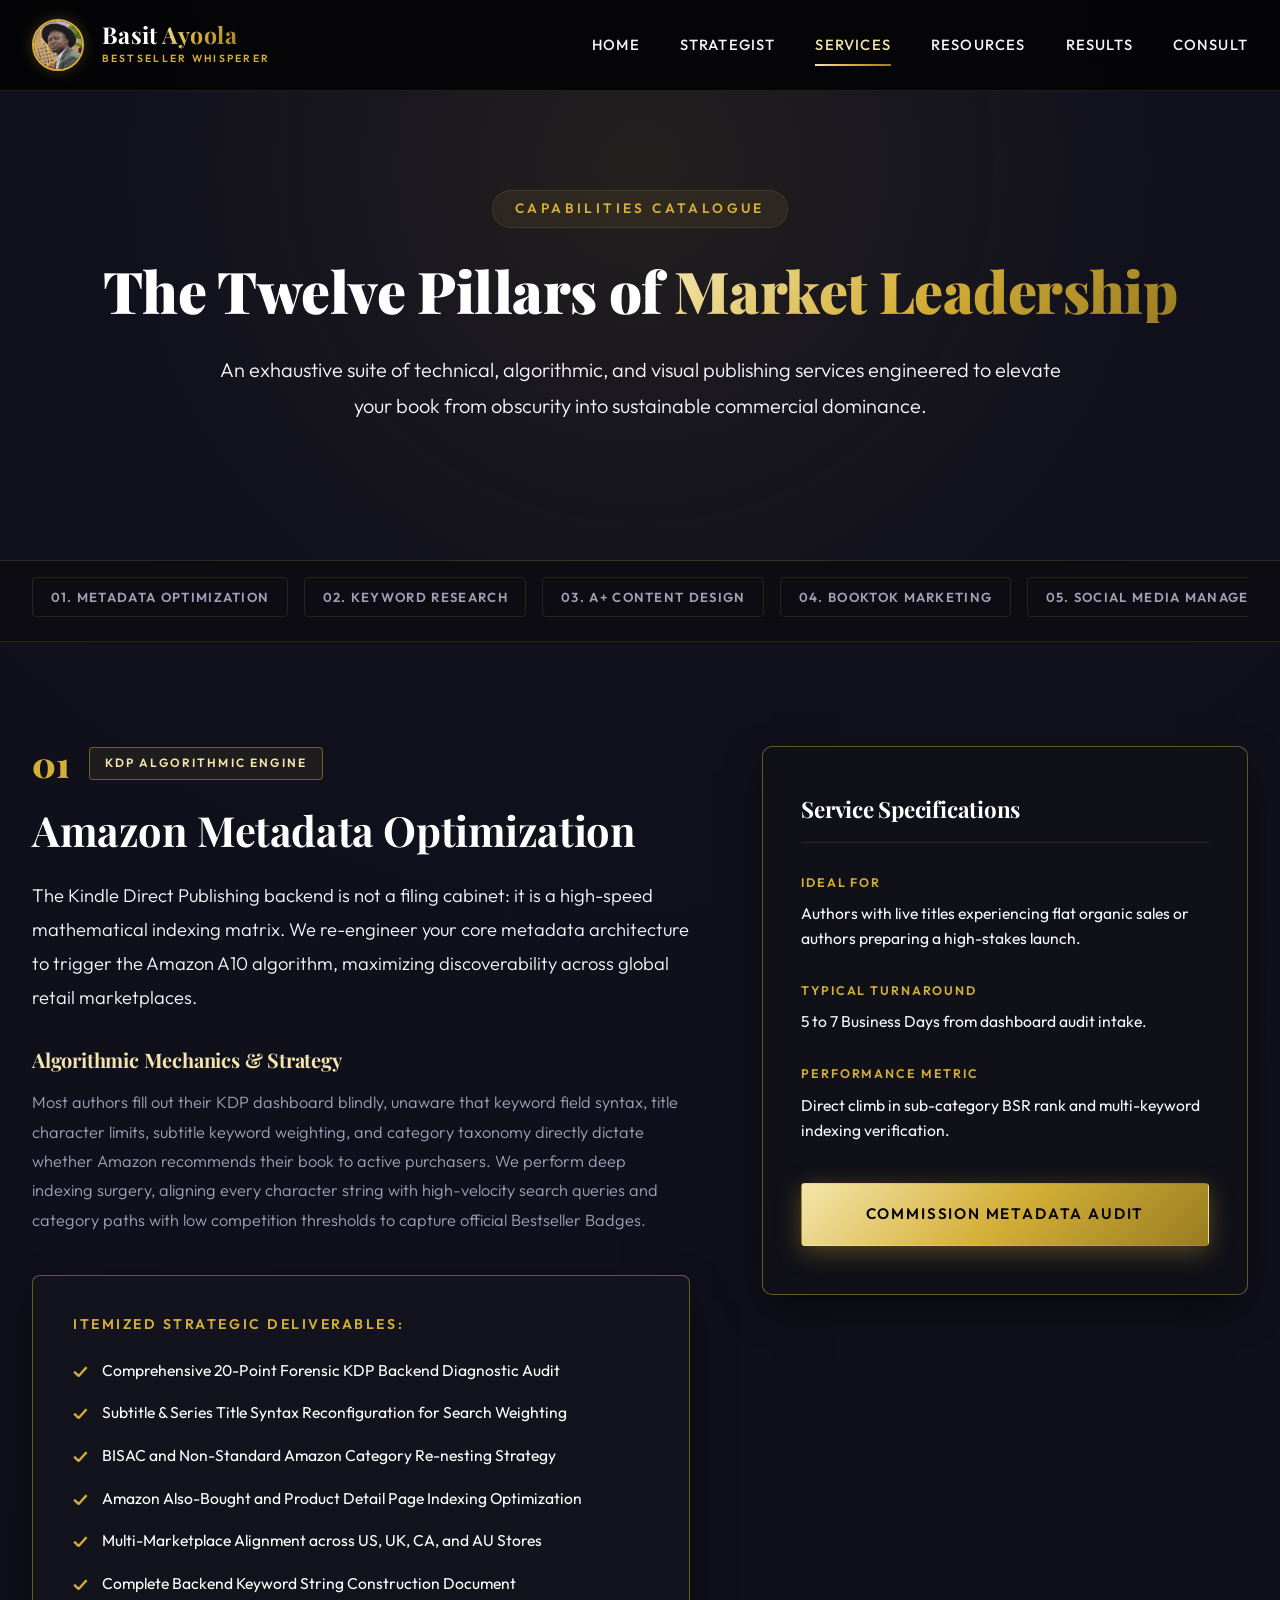
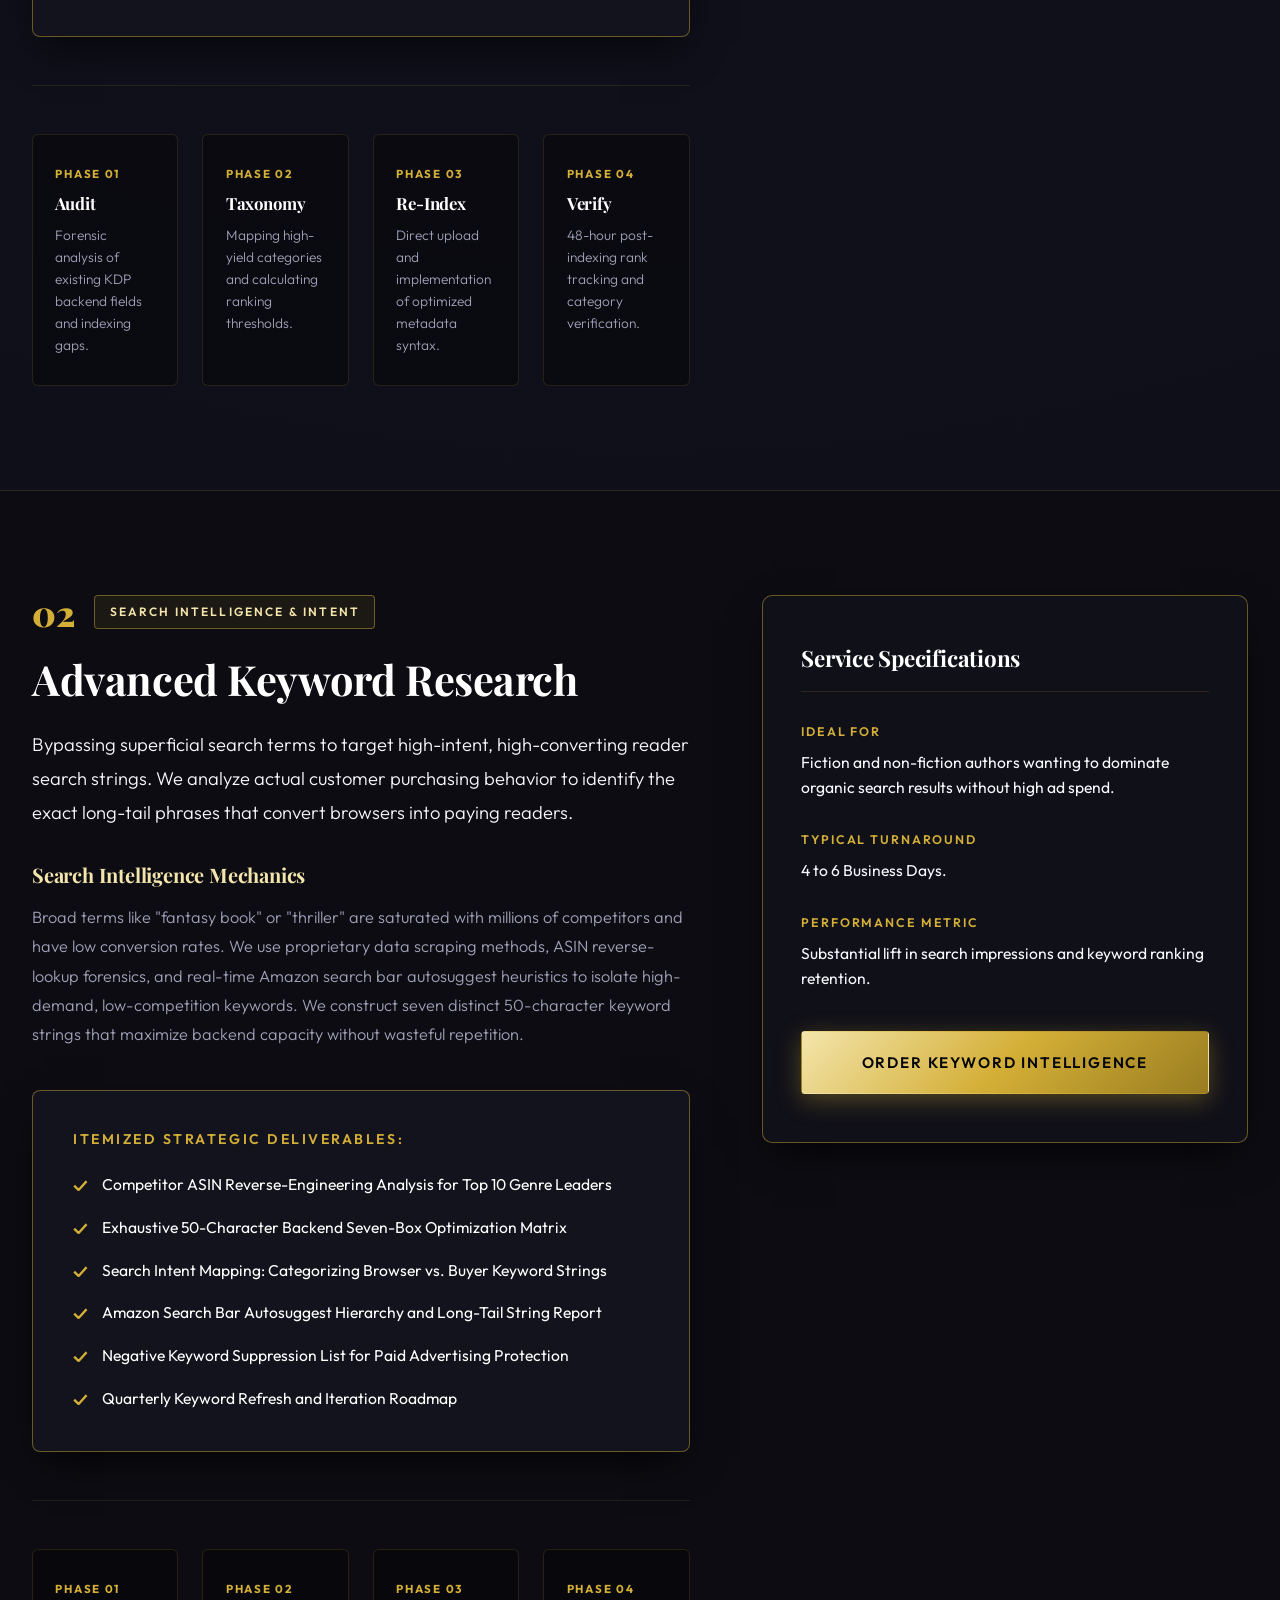
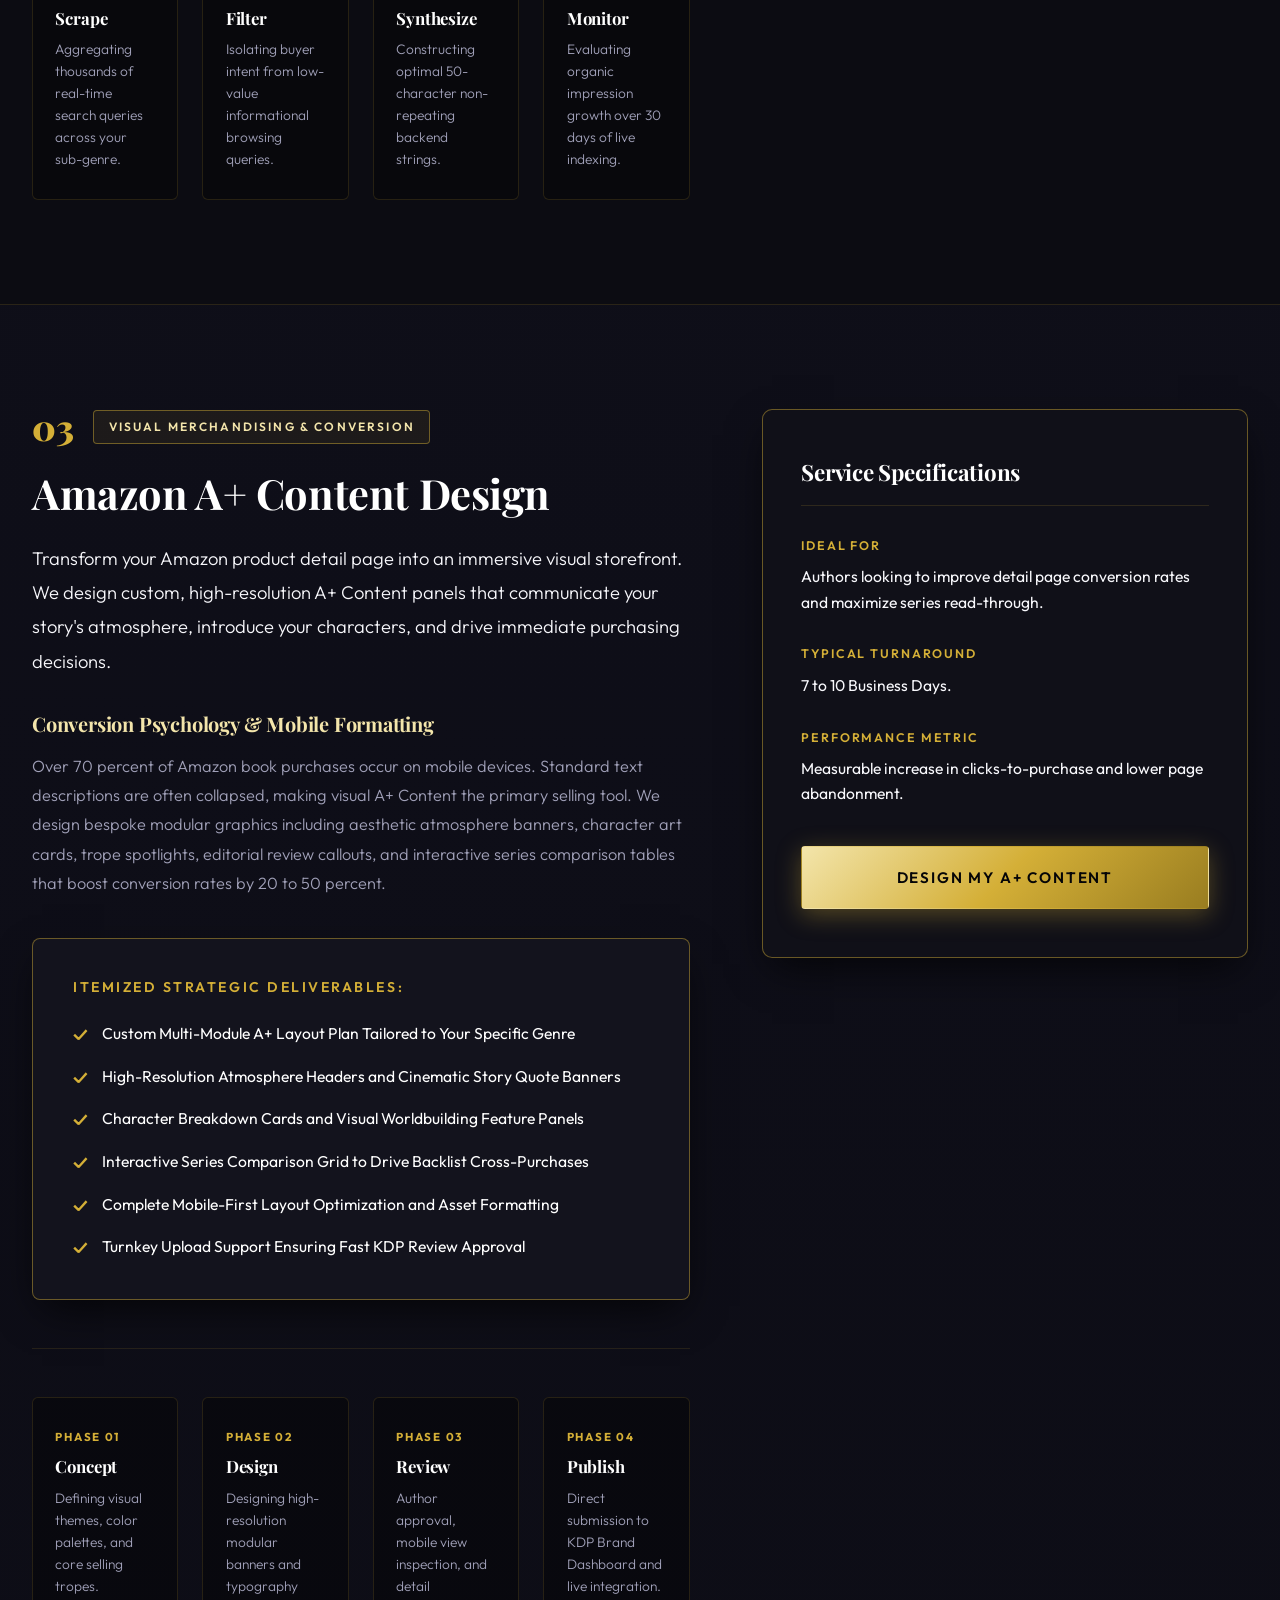
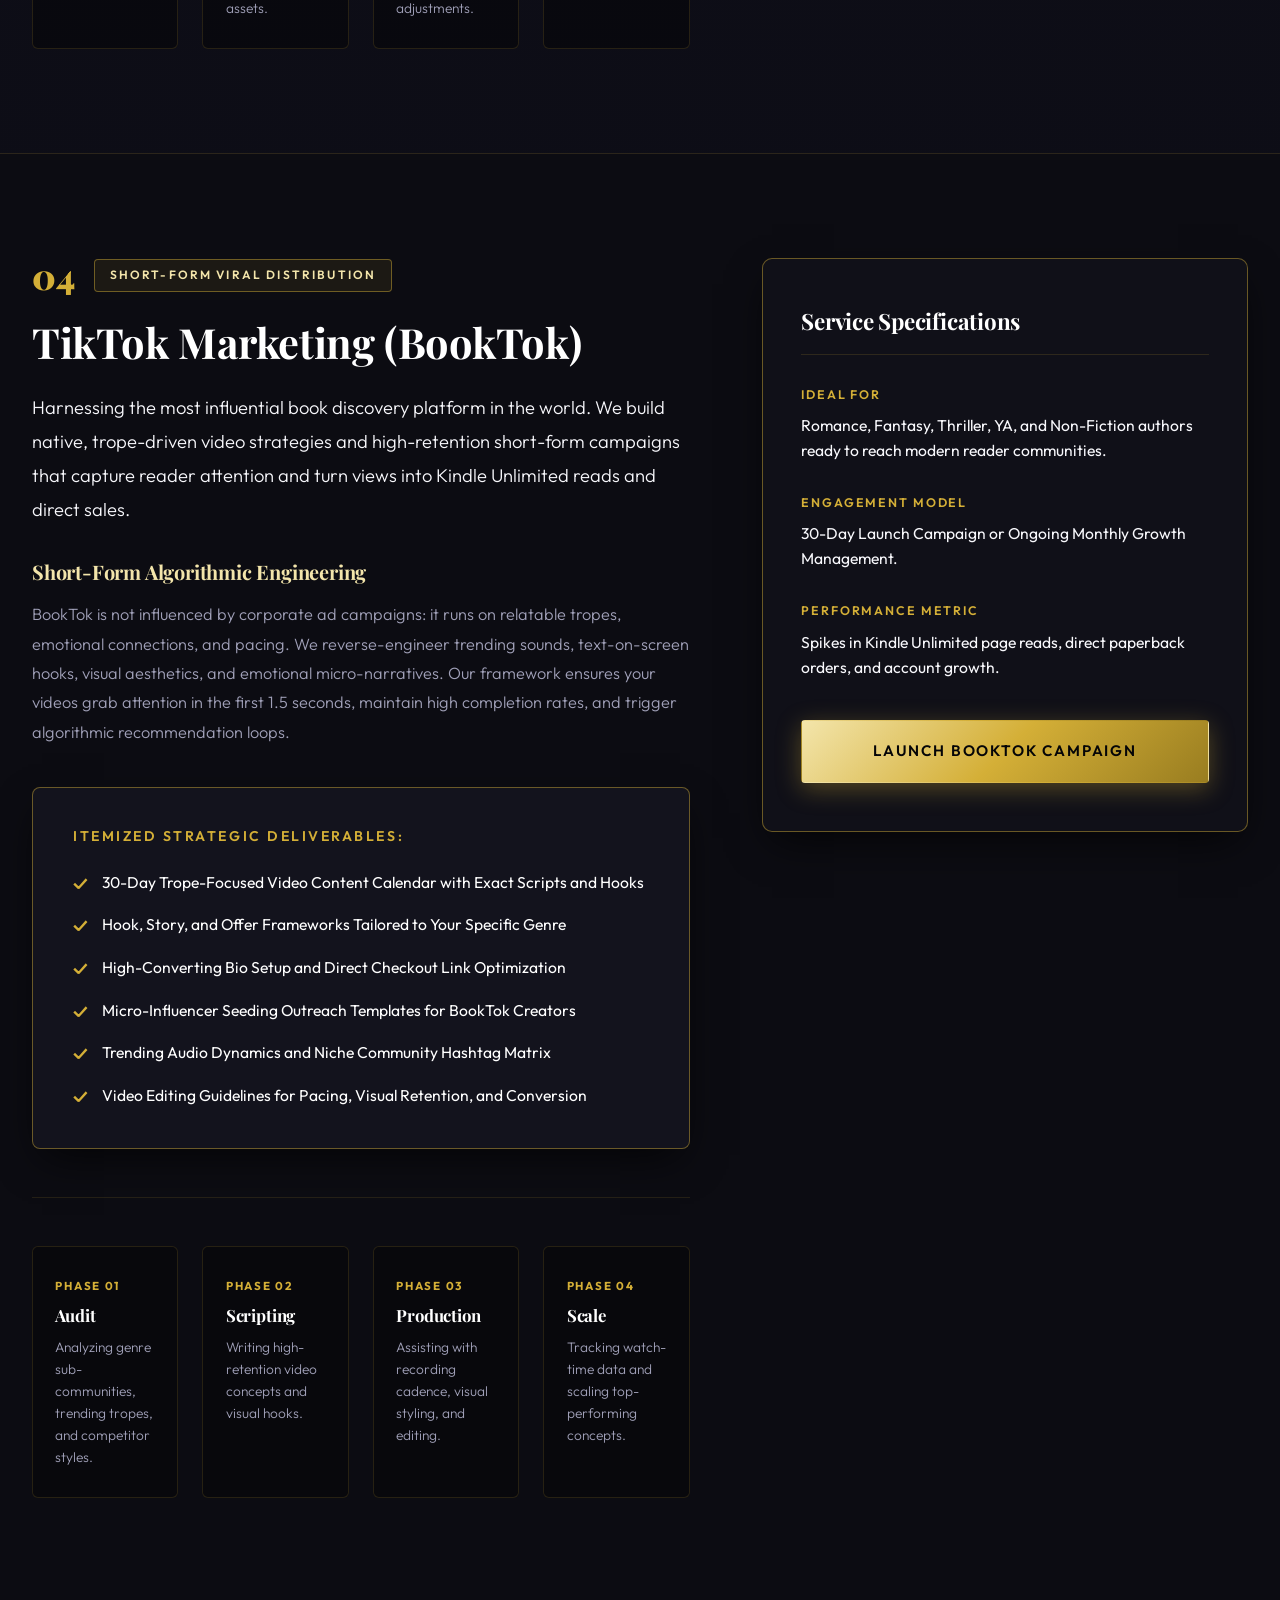
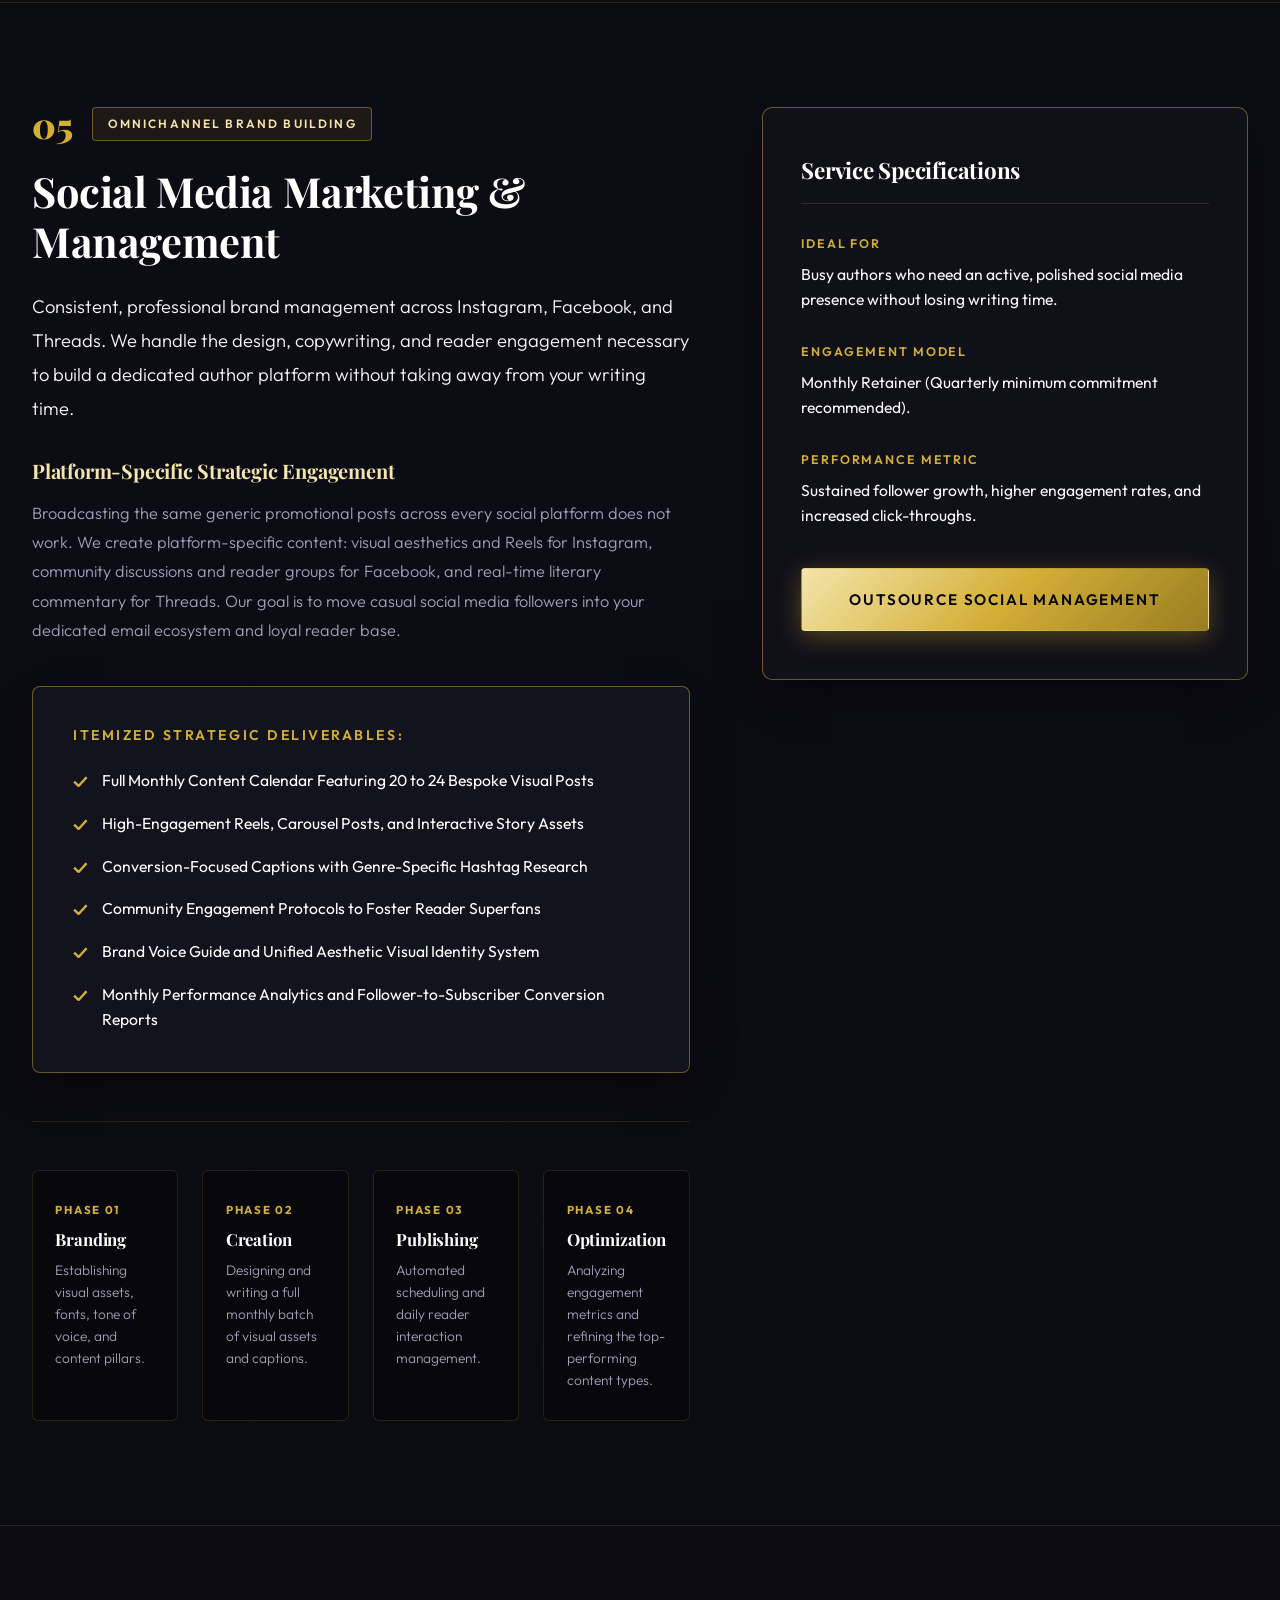
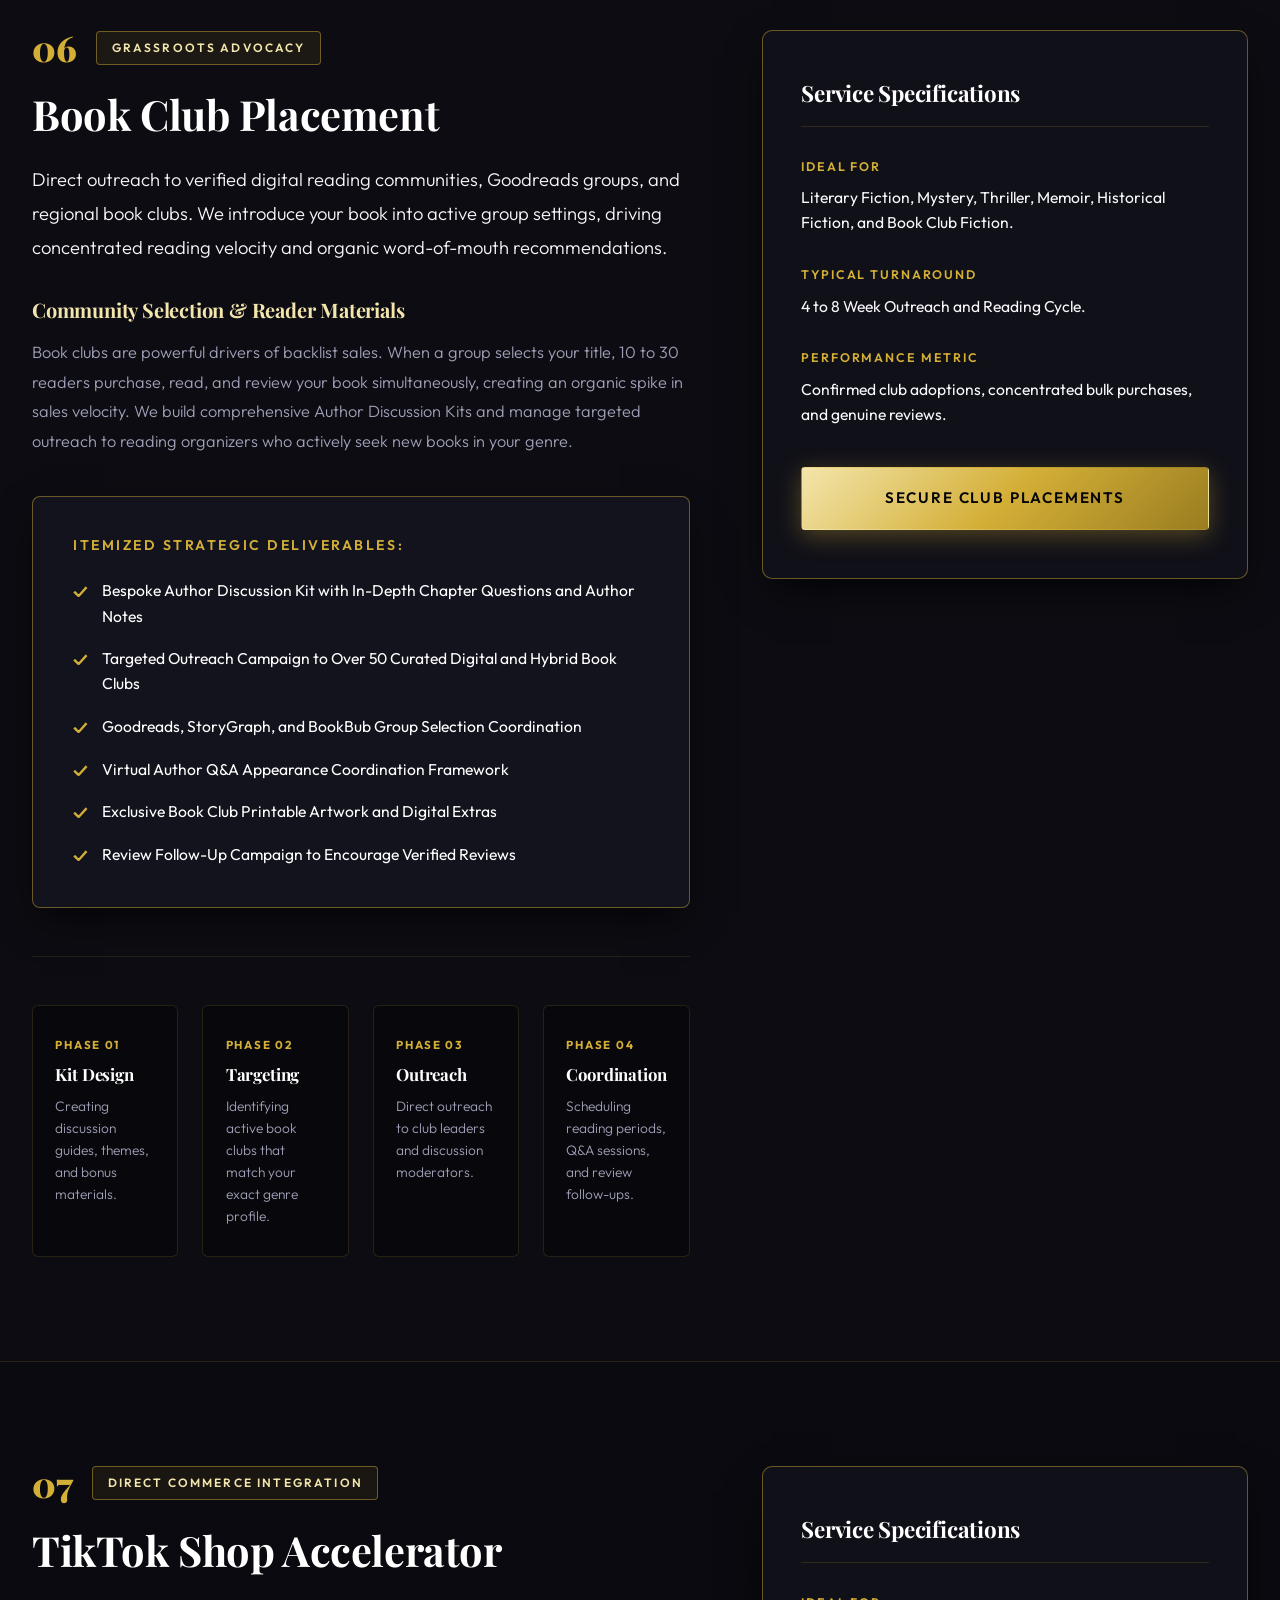
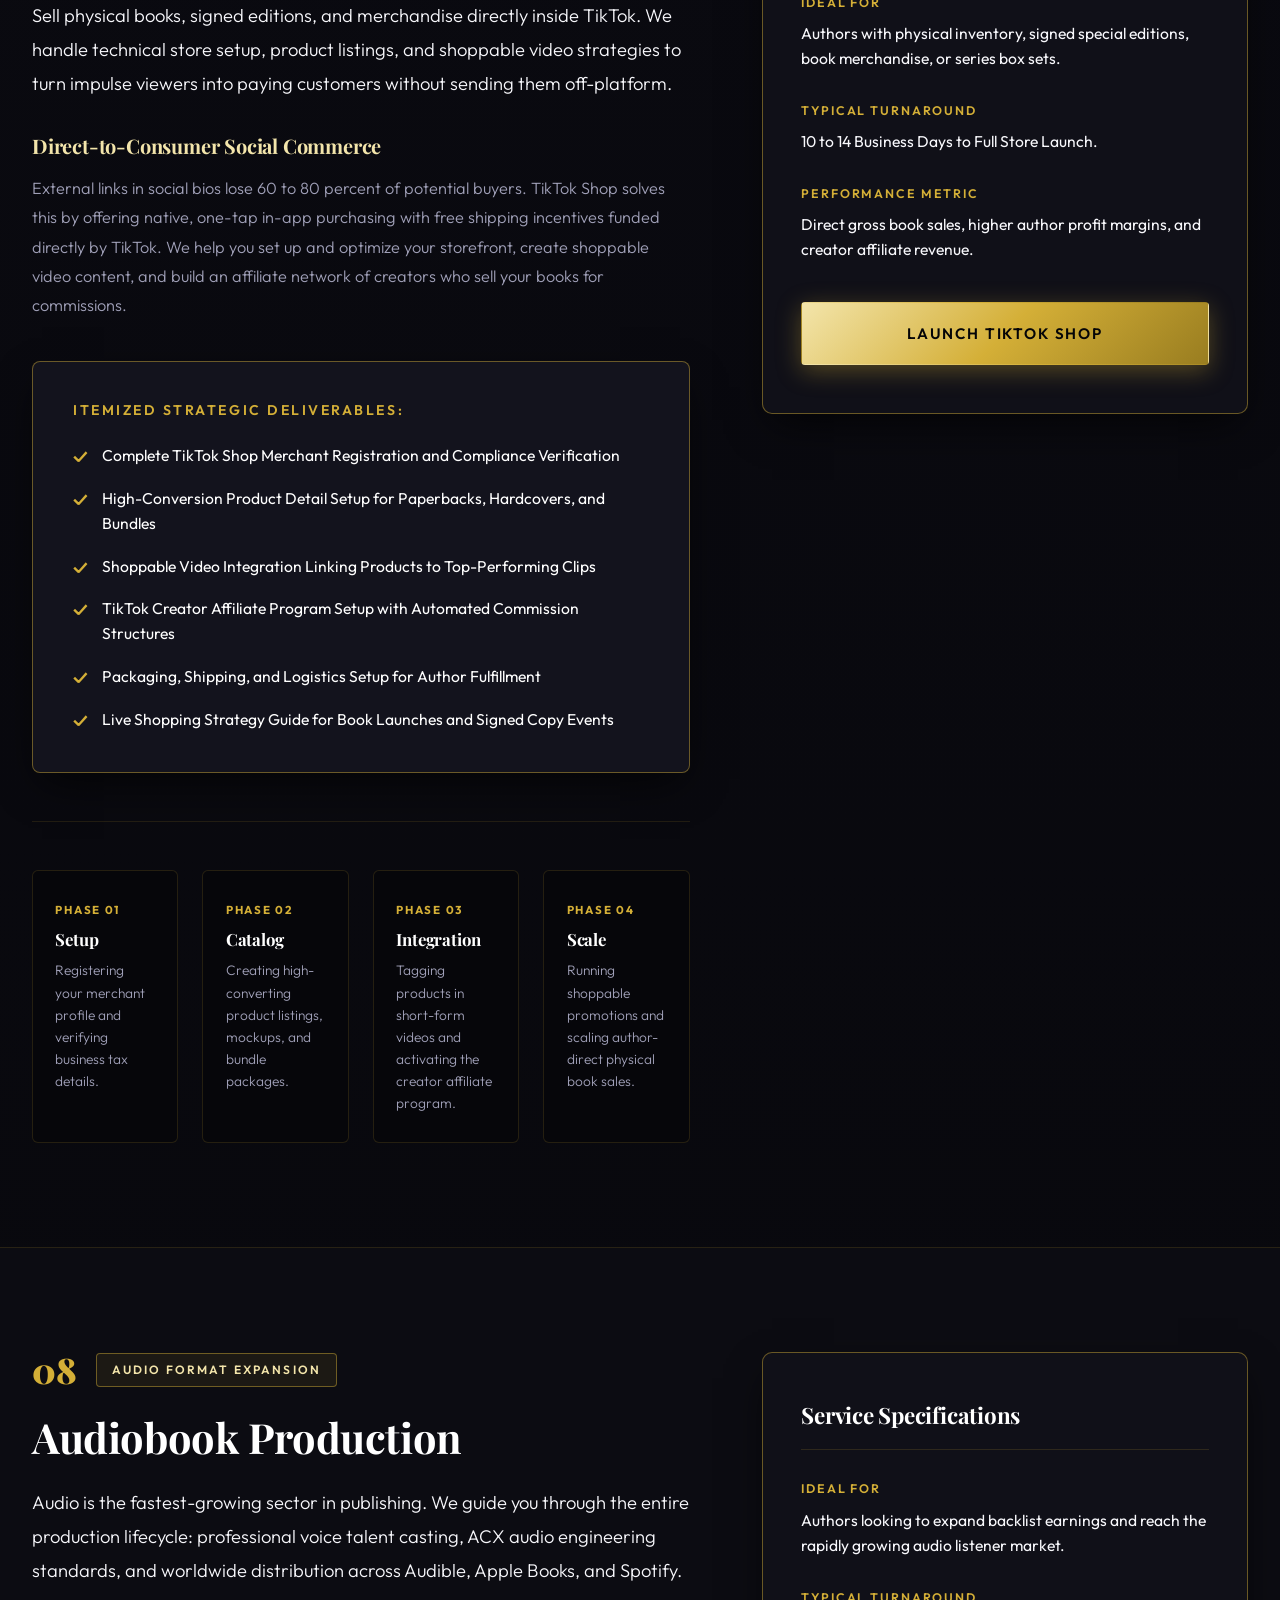
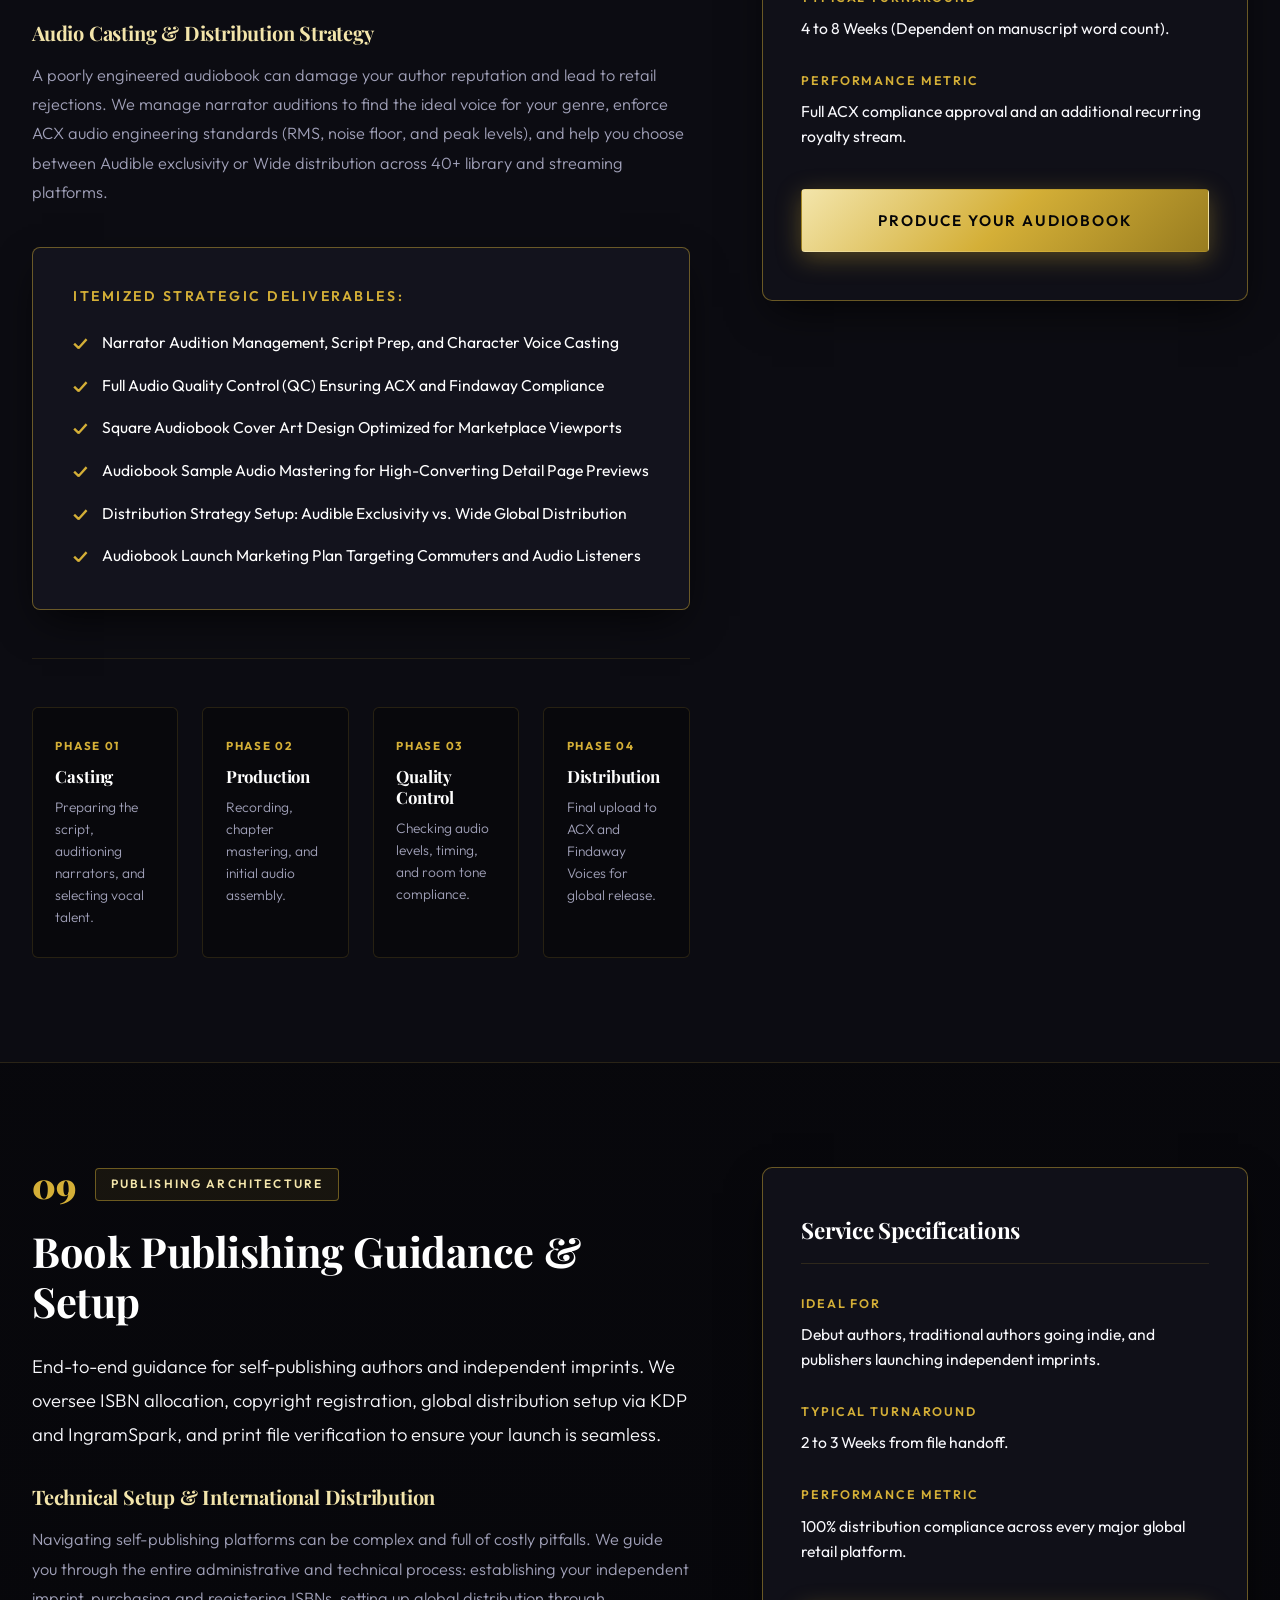
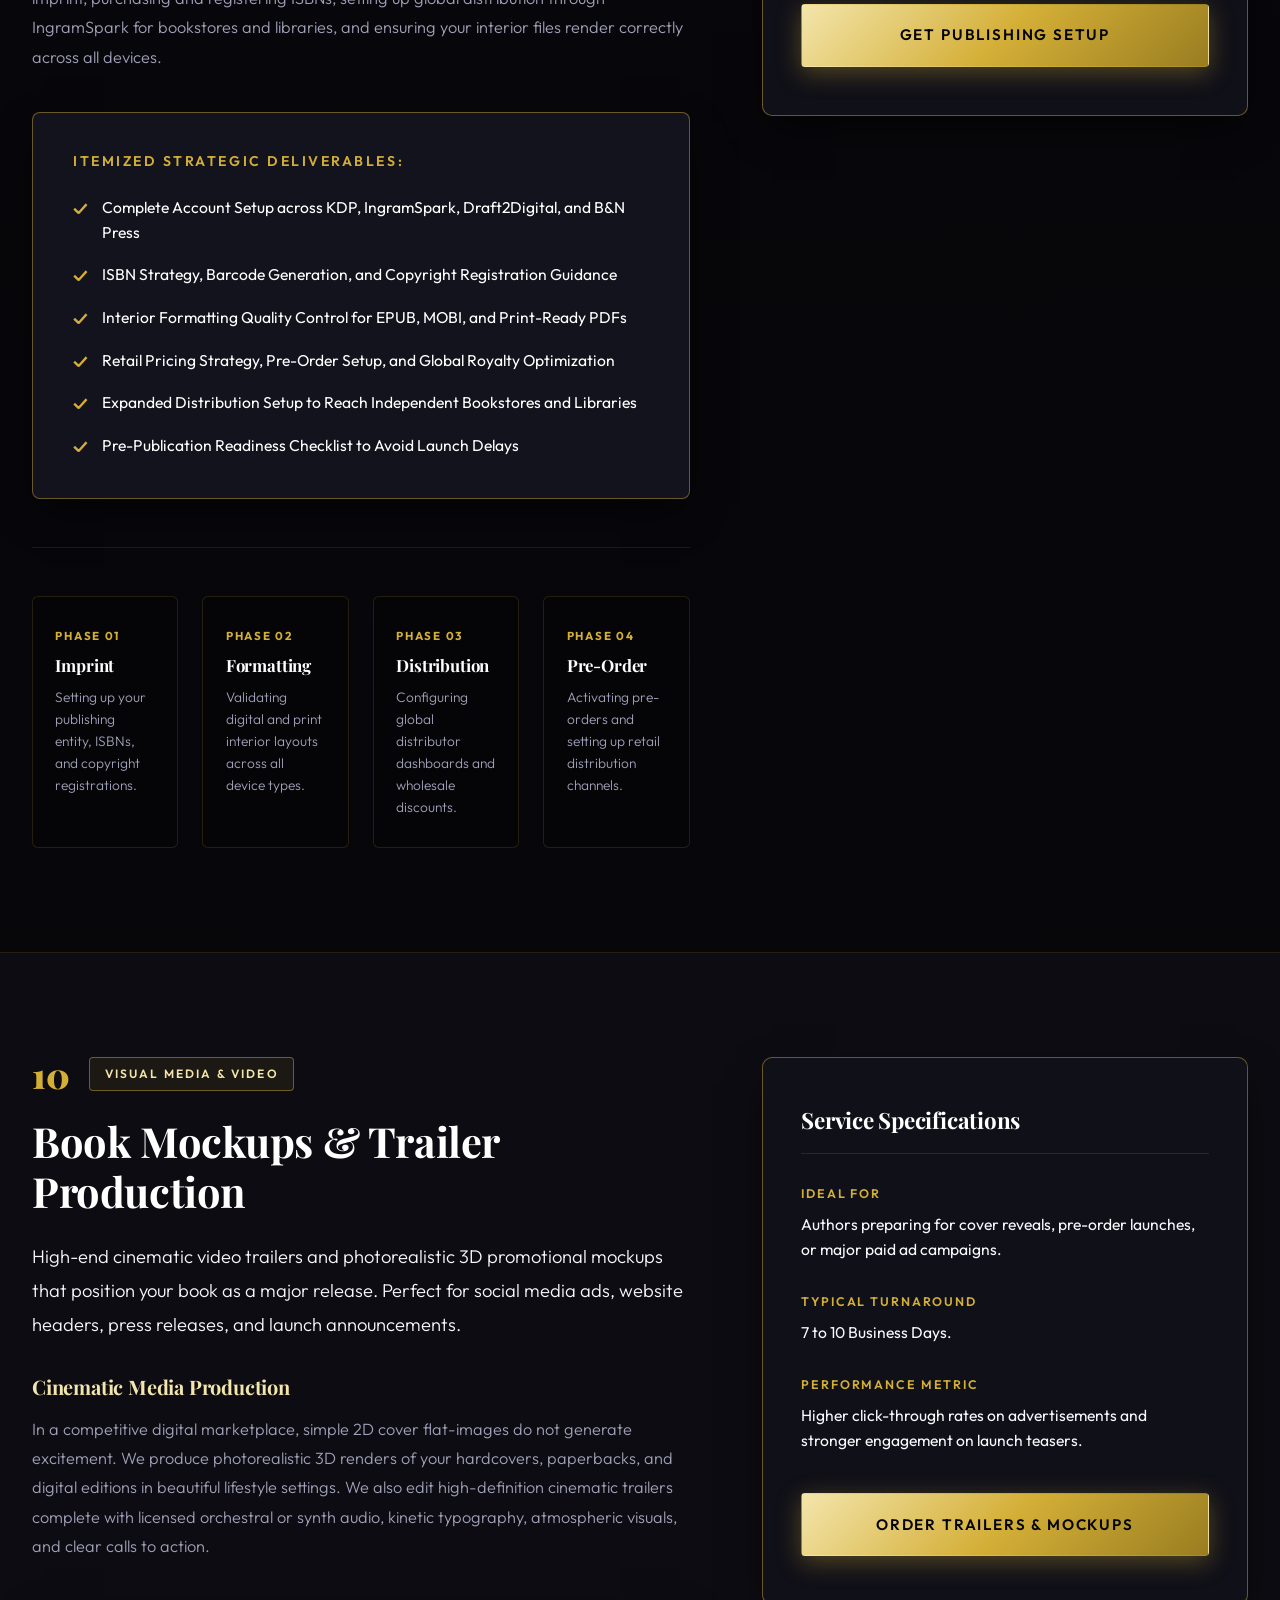
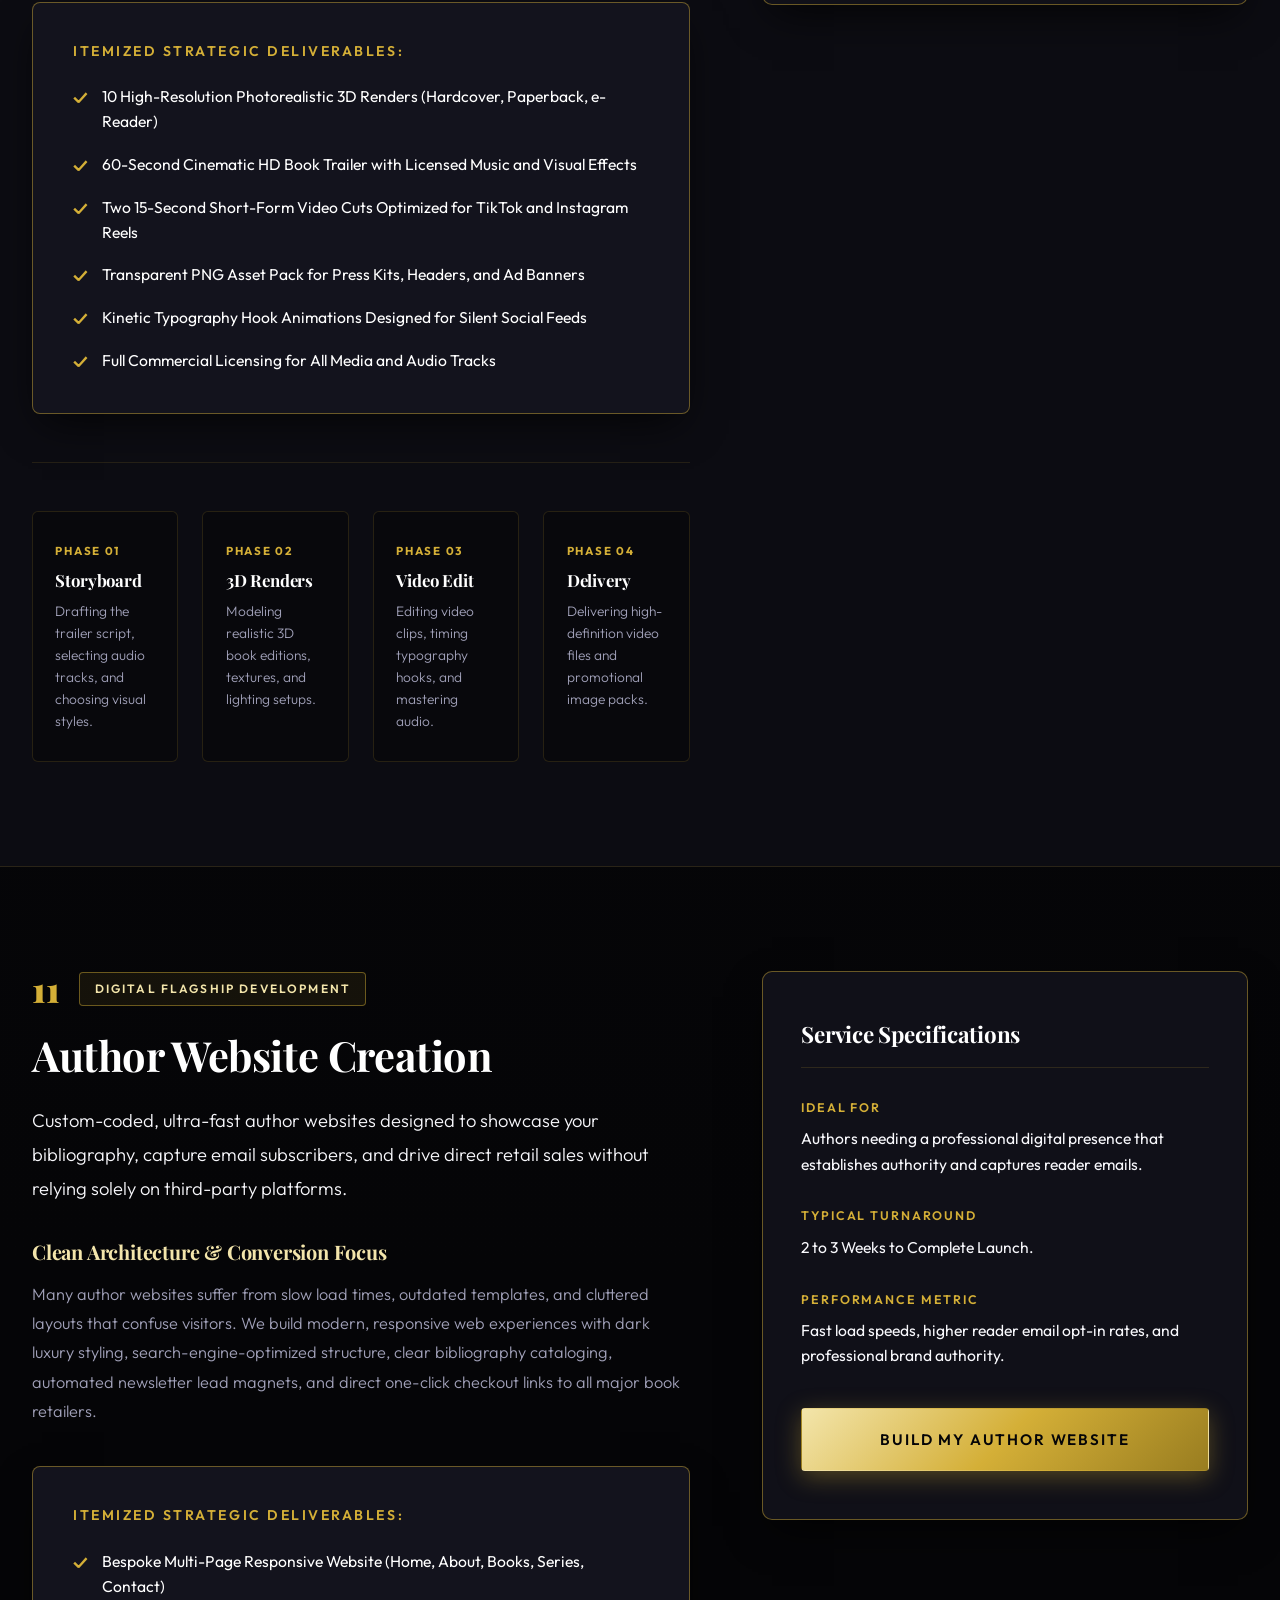
<file: services/index.html>
<!DOCTYPE html>
<html lang="en">
<head>
    <meta charset="UTF-8">
    <meta name="viewport" content="width=device-width, initial-scale=1.0">
    <meta name="description" content="Comprehensive catalogue of the 12 master book marketing and publishing services engineered by Basit Ayoola (Bestseller Whisperer). From Amazon metadata and BookTok to sales funnels and global distribution.">
    <title>12 Master Marketing Services | Basit Ayoola | Bestseller Whisperer</title>
    
    <!-- Favicon: Browser Tab Icon -->
    <link rel="icon" type="image/jpeg" href="../assets/images/basitic.jpg">

    <!-- External Typography -->
    <link rel="preconnect" href="https://fonts.googleapis.com">
    <link rel="preconnect" href="https://fonts.gstatic.com" crossorigin>
    <link href="https://fonts.googleapis.com/css2?family=Outfit:ital,wght@0,300;0,400;0,500;0,600;0,700;1,300;1,400&family=Playfair+Display:ital,wght@0,400;0,600;0,700;0,900;1,400;1,700&display=swap" rel="stylesheet">

    <!-- External Global Stylesheet Reference -->
    <link rel="stylesheet" href="../css/style.css">

    <!-- Comprehensive Internal Stylesheet (Self-Contained Subpage Engine) -->
    <style>
        :root {
            --bg-obsidian: #050507;
            --bg-surface: #0c0c12;
            --bg-elevated: #13131d;
            --bg-card: #101018;
            --bg-glass: rgba(12, 12, 18, 0.88);
            --gold-primary: #d4af37;
            --gold-light: #f3e5ab;
            --gold-dark: #997d20;
            --gold-gradient: linear-gradient(135deg, #f3e5ab 0%, #d4af37 50%, #997d20 100%);
            --gold-glow: rgba(212, 175, 55, 0.25);
            --text-pure: #ffffff;
            --text-ivory: #f8f8fc;
            --text-muted: #a0a0b8;
            --text-dim: #6b6b84;
            --border-subtle: rgba(212, 175, 55, 0.15);
            --border-highlight: rgba(212, 175, 55, 0.45);
            --font-display: 'Playfair Display', Georgia, serif;
            --font-body: 'Outfit', -apple-system, BlinkMacSystemFont, sans-serif;
            --transition-smooth: all 0.4s cubic-bezier(0.16, 1, 0.3, 1);
            --shadow-card: 0 16px 40px -10px rgba(0, 0, 0, 0.75);
            --shadow-gold: 0 0 35px rgba(212, 175, 55, 0.2);
        }

        *, *::before, *::after {
            box-sizing: border-box;
            margin: 0;
            padding: 0;
        }

        html {
            scroll-behavior: smooth;
            font-size: 16px;
            background-color: var(--bg-obsidian);
            color: var(--text-ivory);
            font-family: var(--font-body);
            line-height: 1.7;
            -webkit-font-smoothing: antialiased;
        }

        body {
            overflow-x: hidden;
            background: radial-gradient(circle at 50% 0%, rgba(20, 20, 35, 0.8) 0%, var(--bg-obsidian) 70%);
            min-height: 100vh;
        }

        ::selection {
            background-color: var(--gold-primary);
            color: var(--bg-obsidian);
        }

        h1, h2, h3, h4, h5, h6 {
            font-family: var(--font-display);
            font-weight: 700;
            line-height: 1.25;
            letter-spacing: -0.01em;
            color: var(--text-pure);
        }

        p {
            color: var(--text-muted);
            margin-bottom: 1.5rem;
            font-weight: 300;
            font-size: 1.05rem;
        }

        a {
            color: inherit;
            text-decoration: none;
            transition: var(--transition-smooth);
        }

        ul {
            list-style: none;
        }

        .gold-text {
            background: var(--gold-gradient);
            -webkit-background-clip: text;
            -webkit-text-fill-color: transparent;
            display: inline-block;
        }

        .container {
            width: 100%;
            max-width: 1320px;
            margin: 0 auto;
            padding: 0 2rem;
        }

        .section-padding {
            padding: 7rem 0;
        }

        .bg-darker {
            background-color: var(--bg-surface);
            position: relative;
        }

        .bg-elevated {
            background-color: var(--bg-elevated);
        }

        /* Header & Navigation */
        .main-header {
            position: fixed;
            top: 0;
            left: 0;
            width: 100%;
            z-index: 1000;
            background: rgba(5, 5, 7, 0.85);
            backdrop-filter: blur(16px);
            border-bottom: 1px solid var(--border-subtle);
            transition: var(--transition-smooth);
        }

        .main-header.scrolled {
            background: rgba(5, 5, 7, 0.96);
            border-bottom: 1px solid var(--border-highlight);
            box-shadow: 0 10px 30px rgba(0, 0, 0, 0.8);
        }

        .header-content {
            display: flex;
            align-items: center;
            justify-content: space-between;
            height: 90px;
        }

        /* Circular Logo Badge with Picture */
        .logo-wrap {
            display: flex;
            align-items: center;
            gap: 1.1rem;
            text-decoration: none;
        }

        .header-avatar-circle {
            width: 52px;
            height: 52px;
            border-radius: 50%;
            object-fit: cover;
            border: 2px solid var(--gold-primary);
            box-shadow: 0 0 15px var(--gold-glow);
            transition: var(--transition-smooth);
        }

        .logo-wrap:hover .header-avatar-circle {
            transform: scale(1.06);
            box-shadow: 0 0 22px rgba(212, 175, 55, 0.5);
            border-color: var(--gold-light);
        }

        .logo-text {
            display: flex;
            flex-direction: column;
        }

        .name-row {
            font-family: var(--font-display);
            font-size: 1.45rem;
            font-weight: 700;
            line-height: 1.1;
            letter-spacing: 0.02em;
        }

        .name-white {
            color: var(--text-pure);
        }

        .name-gold {
            background: var(--gold-gradient);
            -webkit-background-clip: text;
            -webkit-text-fill-color: transparent;
        }

        .logo-sub {
            font-family: var(--font-body);
            font-size: 0.65rem;
            font-weight: 600;
            letter-spacing: 0.22em;
            color: var(--gold-primary);
            margin-top: 3px;
            text-transform: uppercase;
        }

        /* Desktop Nav & Hamburger */
        .desktop-nav {
            display: flex;
            align-items: center;
            gap: 2.5rem;
        }

        .desktop-nav a {
            font-size: 0.92rem;
            font-weight: 500;
            text-transform: uppercase;
            letter-spacing: 0.08em;
            color: var(--text-ivory);
            position: relative;
            padding: 0.5rem 0;
        }

        .desktop-nav a::after {
            content: '';
            position: absolute;
            bottom: 0;
            left: 0;
            width: 0%;
            height: 2px;
            background: var(--gold-gradient);
            transition: var(--transition-smooth);
        }

        .desktop-nav a:hover::after,
        .desktop-nav a.active::after {
            width: 100%;
        }

        .desktop-nav a:hover,
        .desktop-nav a.active {
            color: var(--gold-light);
        }

        .menu-toggle {
            display: none;
            background: transparent;
            border: none;
            cursor: pointer;
            padding: 10px;
            flex-direction: column;
            gap: 7px;
            z-index: 1100;
        }

        .menu-toggle .bar {
            width: 30px;
            height: 2px;
            background: var(--gold-primary);
            transition: var(--transition-smooth);
        }

        .menu-toggle.active .bar:nth-child(1) {
            transform: translateY(9px) rotate(45deg);
        }

        .menu-toggle.active .bar:nth-child(2) {
            transform: translateY(-0px) rotate(-45deg);
        }

        /* Overlay */
        .menu-overlay {
            position: fixed;
            top: 0;
            left: 0;
            width: 100%;
            height: 100vh;
            background: rgba(5, 5, 7, 0.98);
            backdrop-filter: blur(25px);
            z-index: 999;
            display: flex;
            align-items: center;
            justify-content: center;
            opacity: 0;
            visibility: hidden;
            transition: var(--transition-smooth);
        }

        .menu-overlay.open {
            opacity: 1;
            visibility: visible;
        }

        .overlay-nav ul {
            text-align: center;
            display: flex;
            flex-direction: column;
            gap: 2rem;
        }

        .overlay-nav ul li a {
            font-family: var(--font-display);
            font-size: 2.2rem;
            color: var(--text-ivory);
            letter-spacing: 0.05em;
        }

        .overlay-nav ul li a:hover,
        .overlay-nav ul li a.active {
            color: var(--gold-primary);
        }

        /* Buttons */
        .btn {
            display: inline-flex;
            align-items: center;
            justify-content: center;
            padding: 1.1rem 2.4rem;
            border-radius: 4px;
            font-size: 0.95rem;
            font-weight: 600;
            text-transform: uppercase;
            letter-spacing: 0.12em;
            cursor: pointer;
            transition: var(--transition-smooth);
            border: 1px solid transparent;
            text-align: center;
        }

        .btn-gold {
            background: var(--gold-gradient);
            color: #050507;
            box-shadow: 0 6px 25px rgba(212, 175, 55, 0.35);
        }

        .btn-gold:hover {
            transform: translateY(-3px);
            box-shadow: 0 12px 35px rgba(212, 175, 55, 0.55);
            background: linear-gradient(135deg, #ffffff 0%, #d4af37 60%, #997d20 100%);
        }

        .btn-outline {
            background: transparent;
            border: 1px solid var(--border-highlight);
            color: var(--text-ivory);
        }

        .btn-outline:hover {
            border-color: var(--gold-primary);
            background: rgba(212, 175, 55, 0.08);
            color: var(--gold-light);
            transform: translateY(-3px);
        }

        .btn-full {
            width: 100%;
        }

        /* Subpage Hero */
        .subpage-hero {
            position: relative;
            padding-top: 190px;
            padding-bottom: 6rem;
            background: radial-gradient(circle at 50% 30%, rgba(212, 175, 55, 0.09) 0%, transparent 70%);
            border-bottom: 1px solid var(--border-subtle);
            text-align: center;
        }

        .subpage-tag {
            display: inline-block;
            font-size: 0.85rem;
            font-weight: 600;
            text-transform: uppercase;
            letter-spacing: 0.25em;
            color: var(--gold-primary);
            padding: 0.4rem 1.4rem;
            background: rgba(212, 175, 55, 0.08);
            border: 1px solid var(--border-subtle);
            border-radius: 50px;
            margin-bottom: 1.8rem;
        }

        .subpage-title {
            font-size: 3.6rem;
            line-height: 1.15;
            margin-bottom: 1.8rem;
            font-weight: 900;
        }

        .subpage-lead {
            font-size: 1.25rem;
            line-height: 1.8;
            color: var(--text-ivory);
            max-width: 880px;
            margin: 0 auto 2.5rem;
            font-weight: 300;
        }

        /* Section Header */
        .section-header {
            text-align: center;
            max-width: 860px;
            margin: 0 auto 4.5rem;
        }

        .section-tag {
            font-size: 0.8rem;
            text-transform: uppercase;
            letter-spacing: 0.25em;
            color: var(--gold-primary);
            font-weight: 600;
            margin-bottom: 0.8rem;
            display: block;
        }

        .section-title {
            font-size: 2.8rem;
            margin-bottom: 1.4rem;
        }

        .section-desc {
            font-size: 1.12rem;
            color: var(--text-muted);
            line-height: 1.8;
        }

        /* Quick Navigation Bar */
        .services-nav-bar {
            background: var(--bg-surface);
            border-bottom: 1px solid var(--border-subtle);
            position: sticky;
            top: 90px;
            z-index: 900;
            padding: 1rem 0;
            backdrop-filter: blur(12px);
        }

        .services-nav-list {
            display: flex;
            align-items: center;
            gap: 1rem;
            overflow-x: auto;
            padding-bottom: 0.5rem;
            scrollbar-width: thin;
            scrollbar-color: var(--gold-primary) var(--bg-surface);
        }

        .services-nav-list::-webkit-scrollbar {
            height: 4px;
        }

        .services-nav-list::-webkit-scrollbar-thumb {
            background: var(--gold-primary);
            border-radius: 4px;
        }

        .services-nav-link {
            font-size: 0.82rem;
            font-weight: 600;
            text-transform: uppercase;
            letter-spacing: 0.1em;
            padding: 0.5rem 1.1rem;
            border: 1px solid var(--border-subtle);
            border-radius: 4px;
            white-space: nowrap;
            color: var(--text-muted);
            transition: var(--transition-smooth);
        }

        .services-nav-link:hover,
        .services-nav-link.active {
            border-color: var(--gold-primary);
            color: var(--gold-light);
            background: rgba(212, 175, 55, 0.1);
        }

        /* Exhaustive Service Deep Dive Blocks */
        .service-deep-section {
            padding: 6.5rem 0;
            border-bottom: 1px solid var(--border-subtle);
        }

        .service-deep-section:nth-child(even) {
            background-color: var(--bg-surface);
        }

        .service-grid-layout {
            display: grid;
            grid-template-columns: 1.15fr 0.85fr;
            gap: 4.5rem;
            align-items: flex-start;
        }

        .service-meta-header {
            display: flex;
            align-items: center;
            gap: 1.2rem;
            margin-bottom: 1.5rem;
        }

        .service-index-num {
            font-family: var(--font-display);
            font-size: 2.2rem;
            font-weight: 900;
            color: var(--gold-primary);
            line-height: 1;
        }

        .service-category-badge {
            font-size: 0.75rem;
            text-transform: uppercase;
            letter-spacing: 0.18em;
            padding: 0.35rem 0.9rem;
            background: rgba(212, 175, 55, 0.08);
            border: 1px solid var(--border-highlight);
            border-radius: 4px;
            color: var(--gold-light);
            font-weight: 600;
        }

        .service-main-title {
            font-size: 2.6rem;
            margin-bottom: 1.5rem;
            line-height: 1.2;
        }

        .service-philosophy-lead {
            font-size: 1.15rem;
            line-height: 1.85;
            color: var(--text-ivory);
            margin-bottom: 2rem;
            font-weight: 300;
        }

        .technical-breakdown {
            margin-bottom: 2.5rem;
        }

        .technical-breakdown h4 {
            font-size: 1.25rem;
            color: var(--gold-light);
            margin-bottom: 1rem;
        }

        .technical-breakdown p {
            font-size: 1.02rem;
            line-height: 1.8;
            color: var(--text-muted);
        }

        /* Deliverables Box */
        .deliverables-container {
            background: var(--bg-elevated);
            border: 1px solid var(--border-highlight);
            border-radius: 8px;
            padding: 2.5rem;
            margin-bottom: 2.5rem;
            box-shadow: var(--shadow-card);
        }

        .deliverables-container h4 {
            font-family: var(--font-body);
            font-size: 0.88rem;
            text-transform: uppercase;
            letter-spacing: 0.18em;
            color: var(--gold-primary);
            margin-bottom: 1.5rem;
            font-weight: 600;
        }

        .deliverables-list {
            display: grid;
            grid-template-columns: 1fr;
            gap: 1.1rem;
        }

        .deliverables-list li {
            font-size: 0.98rem;
            color: var(--text-pure);
            position: relative;
            padding-left: 1.8rem;
            line-height: 1.6;
        }

        .deliverables-list li::before {
            content: '✓';
            color: var(--gold-primary);
            position: absolute;
            left: 0;
            font-weight: 700;
            font-size: 1.1rem;
        }

        /* Service Sidebar Spec Card */
        .service-spec-card {
            background: var(--bg-card);
            border: 1px solid var(--border-highlight);
            border-radius: 10px;
            padding: 3rem 2.4rem;
            box-shadow: var(--shadow-card);
            position: sticky;
            top: 170px;
        }

        .service-spec-card h3 {
            font-size: 1.4rem;
            margin-bottom: 1.8rem;
            border-bottom: 1px solid var(--border-subtle);
            padding-bottom: 1.2rem;
        }

        .spec-item {
            margin-bottom: 1.8rem;
        }

        .spec-item:last-of-type {
            margin-bottom: 2.5rem;
        }

        .spec-label {
            font-size: 0.78rem;
            text-transform: uppercase;
            letter-spacing: 0.15em;
            color: var(--gold-primary);
            font-weight: 600;
            margin-bottom: 0.5rem;
            display: block;
        }

        .spec-value {
            font-size: 0.98rem;
            color: var(--text-ivory);
            line-height: 1.6;
        }

        /* 4-Step Execution Flow Inside Services */
        .workflow-timeline {
            display: grid;
            grid-template-columns: repeat(4, 1fr);
            gap: 1.5rem;
            margin-top: 3rem;
            padding-top: 3rem;
            border-top: 1px solid rgba(212, 175, 55, 0.12);
        }

        .workflow-step-box {
            background: rgba(5, 5, 7, 0.5);
            border: 1px solid var(--border-subtle);
            padding: 1.8rem 1.4rem;
            border-radius: 6px;
        }

        .workflow-step-tag {
            font-size: 0.72rem;
            font-weight: 700;
            letter-spacing: 0.15em;
            color: var(--gold-primary);
            text-transform: uppercase;
            margin-bottom: 0.6rem;
            display: block;
        }

        .workflow-step-box h5 {
            font-size: 1.05rem;
            margin-bottom: 0.6rem;
        }

        .workflow-step-box p {
            font-size: 0.86rem;
            line-height: 1.6;
            margin-bottom: 0;
            color: var(--text-muted);
        }

        /* Service Level Matrix */
        .service-matrix-wrap {
            overflow-x: auto;
            border-radius: 10px;
            border: 1px solid var(--border-highlight);
            box-shadow: var(--shadow-card);
            margin-top: 4rem;
        }

        .matrix-table {
            width: 100%;
            border-collapse: collapse;
            background: var(--bg-surface);
            text-align: left;
            min-width: 900px;
        }

        .matrix-table th {
            padding: 1.8rem 2rem;
            font-family: var(--font-body);
            font-size: 0.85rem;
            text-transform: uppercase;
            letter-spacing: 0.15em;
            border-bottom: 2px solid var(--border-highlight);
            background: #08080c;
            color: var(--gold-light);
        }

        .matrix-table td {
            padding: 1.5rem 2rem;
            border-bottom: 1px solid rgba(212, 175, 55, 0.1);
            font-size: 0.94rem;
            line-height: 1.6;
        }

        .matrix-table tr:hover td {
            background: rgba(212, 175, 55, 0.03);
        }

        .matrix-service-name {
            font-weight: 600;
            color: var(--text-pure);
        }

        .matrix-scope {
            color: var(--gold-primary);
            font-weight: 500;
            font-size: 0.85rem;
            text-transform: uppercase;
        }

        /* FAQ Accordion */
        .faq-accordion-container {
            max-width: 960px;
            margin: 0 auto;
        }

        .faq-accordion-item {
            background: var(--bg-surface);
            border: 1px solid var(--border-subtle);
            border-radius: 6px;
            margin-bottom: 1.5rem;
            overflow: hidden;
            transition: var(--transition-smooth);
        }

        .faq-accordion-item:hover {
            border-color: var(--border-highlight);
        }

        .faq-trigger {
            width: 100%;
            padding: 1.8rem 2.2rem;
            background: transparent;
            border: none;
            text-align: left;
            font-family: var(--font-display);
            font-size: 1.25rem;
            color: var(--text-pure);
            cursor: pointer;
            display: flex;
            justify-content: space-between;
            align-items: center;
        }

        .faq-indicator {
            font-size: 1.4rem;
            color: var(--gold-primary);
            transition: var(--transition-smooth);
            font-family: var(--font-body);
        }

        .faq-accordion-item.open .faq-indicator {
            transform: rotate(45deg);
        }

        .faq-panel {
            max-height: 0;
            overflow: hidden;
            transition: max-height 0.45s ease-out;
            padding: 0 2.2rem;
        }

        .faq-accordion-item.open .faq-panel {
            padding-bottom: 2rem;
        }

        .faq-panel p {
            font-size: 1.02rem;
            line-height: 1.8;
            color: var(--text-muted);
            margin-bottom: 0;
        }

        /* Service Inquiry Form Portal */
        .service-form-section {
            background: radial-gradient(circle at 50% 50%, rgba(20, 20, 32, 0.9) 0%, var(--bg-obsidian) 100%);
            border-top: 1px solid var(--border-subtle);
        }

        .service-form-layout {
            display: grid;
            grid-template-columns: 1fr 1.2fr;
            gap: 5rem;
            align-items: flex-start;
        }

        .author-form {
            background: var(--bg-surface);
            border: 1px solid var(--border-highlight);
            padding: 3.5rem 3rem;
            border-radius: 12px;
            box-shadow: var(--shadow-card);
        }

        .form-group {
            margin-bottom: 1.8rem;
        }

        .form-row {
            display: grid;
            grid-template-columns: 1fr 1fr;
            gap: 1.5rem;
        }

        .form-group label {
            display: block;
            font-size: 0.85rem;
            font-weight: 600;
            text-transform: uppercase;
            letter-spacing: 0.12em;
            color: var(--gold-light);
            margin-bottom: 0.7rem;
        }

        .form-group input,
        .form-group select,
        .form-group textarea {
            width: 100%;
            background: rgba(5, 5, 7, 0.8);
            border: 1px solid var(--border-subtle);
            border-radius: 4px;
            padding: 1.1rem 1.4rem;
            font-family: var(--font-body);
            font-size: 1rem;
            color: var(--text-pure);
            transition: var(--transition-smooth);
        }

        .form-group input:focus,
        .form-group select:focus,
        .form-group textarea:focus {
            outline: none;
            border-color: var(--gold-primary);
            box-shadow: 0 0 15px rgba(212, 175, 55, 0.2);
            background: #09090e;
        }

        .form-group select option {
            background: var(--bg-surface);
            color: var(--text-ivory);
        }

        .form-status {
            margin-top: 1.5rem;
            padding: 1rem;
            border-radius: 4px;
            text-align: center;
            font-weight: 500;
            display: none;
        }

        .form-status.success {
            display: block;
            background: rgba(46, 125, 50, 0.15);
            border: 1px solid #2e7d32;
            color: #81c784;
        }

        .form-status.error {
            display: block;
            background: rgba(198, 40, 40, 0.15);
            border: 1px solid #c62828;
            color: #ef9a9a;
        }

        /* Footer */
        .main-footer {
            background-color: #030304;
            border-top: 1px solid var(--border-subtle);
            padding: 6rem 0 3rem;
        }

        .footer-grid {
            display: grid;
            grid-template-columns: 2fr 1fr 1fr 1.5fr;
            gap: 4rem;
            margin-bottom: 5rem;
        }

        .footer-brand .logo-wrap {
            margin-bottom: 1.5rem;
        }

        .footer-brand p {
            font-size: 0.95rem;
            line-height: 1.8;
            max-width: 360px;
        }

        .footer-col h4 {
            font-family: var(--font-body);
            font-size: 0.9rem;
            text-transform: uppercase;
            letter-spacing: 0.18em;
            color: var(--gold-primary);
            margin-bottom: 1.8rem;
            font-weight: 600;
        }

        .footer-col ul {
            display: flex;
            flex-direction: column;
            gap: 0.9rem;
        }

        .footer-col ul li a {
            font-size: 0.92rem;
            color: var(--text-muted);
        }

        .footer-col ul li a:hover {
            color: var(--gold-light);
            padding-left: 4px;
        }

        .footer-bottom {
            border-top: 1px solid rgba(255, 255, 255, 0.05);
            padding-top: 2.5rem;
            text-align: center;
            font-size: 0.85rem;
            color: var(--text-dim);
        }

        /* Reveal utility */
        .reveal {
            opacity: 0;
            transform: translateY(35px);
            transition: opacity 0.8s cubic-bezier(0.16, 1, 0.3, 1), transform 0.8s cubic-bezier(0.16, 1, 0.3, 1);
        }

        .reveal.active {
            opacity: 1;
            transform: translateY(0);
        }

        @media (max-width: 1100px) {
            .service-grid-layout,
            .service-form-layout {
                grid-template-columns: 1fr;
                gap: 3.5rem;
            }
            .service-spec-card {
                position: static;
            }
            .workflow-timeline {
                grid-template-columns: repeat(2, 1fr);
            }
            .footer-grid {
                grid-template-columns: 1fr 1fr;
                gap: 3rem;
            }
        }

        @media (max-width: 768px) {
            .desktop-nav {
                display: none;
            }
            .menu-toggle {
                display: flex;
            }
            .subpage-title {
                font-size: 2.5rem;
            }
            .section-title,
            .service-main-title {
                font-size: 2.1rem;
            }
            .workflow-timeline,
            .form-row {
                grid-template-columns: 1fr;
            }
            .author-form {
                padding: 2.2rem 1.6rem;
            }
            .footer-grid {
                grid-template-columns: 1fr;
            }
        }
    </style>
</head>
<body>

    <!-- Fullscreen Menu Overlay -->
    <div class="menu-overlay" id="menuOverlay">
        <nav class="overlay-nav">
            <ul>
                <li><a href="../index.html">Home</a></li>
                <li><a href="../about/index.html">The Strategist</a></li>
                <li><a href="index.html" class="active">12 Marketing Services</a></li>
                <li><a href="../resources/index.html">18 Resource Vaults</a></li>
                <li><a href="../testimonials/index.html">Author Case Studies</a></li>
                <li><a href="../contact/index.html">Direct Consult</a></li>
            </ul>
        </nav>
    </div>

    <!-- Main Navigation Header -->
    <header class="main-header" id="mainHeader">
        <div class="container">
            <div class="header-content">
                <!-- Circular Avatar & Brand Name Cluster -->
                <a href="../index.html" class="logo-wrap" title="Basit Ayoola - Bestseller Whisperer">
                    <img src="../assets/images/basitic.jpg" alt="Basit Ayoola" class="header-avatar-circle">
                    <div class="logo-text">
                        <div class="name-row">
                            <span class="name-white">Basit</span> <span class="name-gold">Ayoola</span>
                        </div>
                        <span class="logo-sub">BESTSELLER WHISPERER</span>
                    </div>
                </a>

                <!-- Desktop Primary Links -->
                <nav class="desktop-nav">
                    <a href="../index.html">Home</a>
                    <a href="../about/index.html">Strategist</a>
                    <a href="index.html" class="active">Services</a>
                    <a href="../resources/index.html">Resources</a>
                    <a href="../testimonials/index.html">Results</a>
                    <a href="../contact/index.html">Consult</a>
                </nav>

                <!-- Mobile Menu Hamburger -->
                <button class="menu-toggle" id="menuToggle" aria-label="Toggle Navigation Menu">
                    <span class="bar"></span>
                    <span class="bar"></span>
                </button>
            </div>
        </div>
    </header>

    <!-- Subpage Hero -->
    <section class="subpage-hero">
        <div class="container">
            <div class="reveal">
                <span class="subpage-tag">Capabilities Catalogue</span>
                <h1 class="subpage-title">The Twelve Pillars of <span class="gold-text">Market Leadership</span></h1>
                <p class="subpage-lead">
                    An exhaustive suite of technical, algorithmic, and visual publishing services engineered to elevate your book from obscurity into sustainable commercial dominance.
                </p>
            </div>
        </div>
    </section>

    <!-- Sticky Service Navigation Bar -->
    <nav class="services-nav-bar">
        <div class="container">
            <div class="services-nav-list">
                <a href="#metadata" class="services-nav-link">01. Metadata Optimization</a>
                <a href="#keywords" class="services-nav-link">02. Keyword Research</a>
                <a href="#aplus" class="services-nav-link">03. A+ Content Design</a>
                <a href="#booktok" class="services-nav-link">04. BookTok Marketing</a>
                <a href="#social" class="services-nav-link">05. Social Media Management</a>
                <a href="#bookclubs" class="services-nav-link">06. Book Club Placement</a>
                <a href="#tiktokshop" class="services-nav-link">07. TikTok Shop Accelerator</a>
                <a href="#audiobook" class="services-nav-link">08. Audiobook Production</a>
                <a href="#publishing" class="services-nav-link">09. Publishing Setup</a>
                <a href="#mockups" class="services-nav-link">10. Mockups & Trailers</a>
                <a href="#websites" class="services-nav-link">11. Author Websites</a>
                <a href="#funnels" class="services-nav-link">12. Sales Funnel Marketing</a>
            </div>
        </div>
    </nav>

    <!-- ==========================================
         SERVICE 01: AMAZON METADATA OPTIMIZATION
         ========================================== -->
    <section class="service-deep-section" id="metadata">
        <div class="container">
            <div class="service-grid-layout">
                <div class="service-details-column reveal">
                    <div class="service-meta-header">
                        <span class="service-index-num">01</span>
                        <span class="service-category-badge">KDP Algorithmic Engine</span>
                    </div>
                    <h2 class="service-main-title">Amazon Metadata Optimization</h2>
                    <p class="service-philosophy-lead">
                        The Kindle Direct Publishing backend is not a filing cabinet: it is a high-speed mathematical indexing matrix. We re-engineer your core metadata architecture to trigger the Amazon A10 algorithm, maximizing discoverability across global retail marketplaces.
                    </p>

                    <div class="technical-breakdown">
                        <h4>Algorithmic Mechanics & Strategy</h4>
                        <p>
                            Most authors fill out their KDP dashboard blindly, unaware that keyword field syntax, title character limits, subtitle keyword weighting, and category taxonomy directly dictate whether Amazon recommends their book to active purchasers. We perform deep indexing surgery, aligning every character string with high-velocity search queries and category paths with low competition thresholds to capture official Bestseller Badges.
                        </p>
                    </div>

                    <div class="deliverables-container">
                        <h4>Itemized Strategic Deliverables:</h4>
                        <ul class="deliverables-list">
                            <li>Comprehensive 20-Point Forensic KDP Backend Diagnostic Audit</li>
                            <li>Subtitle & Series Title Syntax Reconfiguration for Search Weighting</li>
                            <li>BISAC and Non-Standard Amazon Category Re-nesting Strategy</li>
                            <li>Amazon Also-Bought and Product Detail Page Indexing Optimization</li>
                            <li>Multi-Marketplace Alignment across US, UK, CA, and AU Stores</li>
                            <li>Complete Backend Keyword String Construction Document</li>
                        </ul>
                    </div>

                    <div class="workflow-timeline">
                        <div class="workflow-step-box">
                            <span class="workflow-step-tag">Phase 01</span>
                            <h5>Audit</h5>
                            <p>Forensic analysis of existing KDP backend fields and indexing gaps.</p>
                        </div>
                        <div class="workflow-step-box">
                            <span class="workflow-step-tag">Phase 02</span>
                            <h5>Taxonomy</h5>
                            <p>Mapping high-yield categories and calculating ranking thresholds.</p>
                        </div>
                        <div class="workflow-step-box">
                            <span class="workflow-step-tag">Phase 03</span>
                            <h5>Re-Index</h5>
                            <p>Direct upload and implementation of optimized metadata syntax.</p>
                        </div>
                        <div class="workflow-step-box">
                            <span class="workflow-step-tag">Phase 04</span>
                            <h5>Verify</h5>
                            <p>48-hour post-indexing rank tracking and category verification.</p>
                        </div>
                    </div>
                </div>

                <div class="service-sidebar-column reveal">
                    <div class="service-spec-card">
                        <h3>Service Specifications</h3>
                        <div class="spec-item">
                            <span class="spec-label">Ideal For</span>
                            <div class="spec-value">Authors with live titles experiencing flat organic sales or authors preparing a high-stakes launch.</div>
                        </div>
                        <div class="spec-item">
                            <span class="spec-label">Typical Turnaround</span>
                            <div class="spec-value">5 to 7 Business Days from dashboard audit intake.</div>
                        </div>
                        <div class="spec-item">
                            <span class="spec-label">Performance Metric</span>
                            <div class="spec-value">Direct climb in sub-category BSR rank and multi-keyword indexing verification.</div>
                        </div>
                        <a href="../contact/index.html" class="btn btn-gold btn-full">Commission Metadata Audit</a>
                    </div>
                </div>
            </div>
        </div>
    </section>

    <!-- ==========================================
         SERVICE 02: ADVANCED KEYWORD RESEARCH
         ========================================== -->
    <section class="service-deep-section" id="keywords">
        <div class="container">
            <div class="service-grid-layout">
                <div class="service-details-column reveal">
                    <div class="service-meta-header">
                        <span class="service-index-num">02</span>
                        <span class="service-category-badge">Search Intelligence & Intent</span>
                    </div>
                    <h2 class="service-main-title">Advanced Keyword Research</h2>
                    <p class="service-philosophy-lead">
                        Bypassing superficial search terms to target high-intent, high-converting reader search strings. We analyze actual customer purchasing behavior to identify the exact long-tail phrases that convert browsers into paying readers.
                    </p>

                    <div class="technical-breakdown">
                        <h4>Search Intelligence Mechanics</h4>
                        <p>
                            Broad terms like "fantasy book" or "thriller" are saturated with millions of competitors and have low conversion rates. We use proprietary data scraping methods, ASIN reverse-lookup forensics, and real-time Amazon search bar autosuggest heuristics to isolate high-demand, low-competition keywords. We construct seven distinct 50-character keyword strings that maximize backend capacity without wasteful repetition.
                        </p>
                    </div>

                    <div class="deliverables-container">
                        <h4>Itemized Strategic Deliverables:</h4>
                        <ul class="deliverables-list">
                            <li>Competitor ASIN Reverse-Engineering Analysis for Top 10 Genre Leaders</li>
                            <li>Exhaustive 50-Character Backend Seven-Box Optimization Matrix</li>
                            <li>Search Intent Mapping: Categorizing Browser vs. Buyer Keyword Strings</li>
                            <li>Amazon Search Bar Autosuggest Hierarchy and Long-Tail String Report</li>
                            <li>Negative Keyword Suppression List for Paid Advertising Protection</li>
                            <li>Quarterly Keyword Refresh and Iteration Roadmap</li>
                        </ul>
                    </div>

                    <div class="workflow-timeline">
                        <div class="workflow-step-box">
                            <span class="workflow-step-tag">Phase 01</span>
                            <h5>Scrape</h5>
                            <p>Aggregating thousands of real-time search queries across your sub-genre.</p>
                        </div>
                        <div class="workflow-step-box">
                            <span class="workflow-step-tag">Phase 02</span>
                            <h5>Filter</h5>
                            <p>Isolating buyer intent from low-value informational browsing queries.</p>
                        </div>
                        <div class="workflow-step-box">
                            <span class="workflow-step-tag">Phase 03</span>
                            <h5>Synthesize</h5>
                            <p>Constructing optimal 50-character non-repeating backend strings.</p>
                        </div>
                        <div class="workflow-step-box">
                            <span class="workflow-step-tag">Phase 04</span>
                            <h5>Monitor</h5>
                            <p>Evaluating organic impression growth over 30 days of live indexing.</p>
                        </div>
                    </div>
                </div>

                <div class="service-sidebar-column reveal">
                    <div class="service-spec-card">
                        <h3>Service Specifications</h3>
                        <div class="spec-item">
                            <span class="spec-label">Ideal For</span>
                            <div class="spec-value">Fiction and non-fiction authors wanting to dominate organic search results without high ad spend.</div>
                        </div>
                        <div class="spec-item">
                            <span class="spec-label">Typical Turnaround</span>
                            <div class="spec-value">4 to 6 Business Days.</div>
                        </div>
                        <div class="spec-item">
                            <span class="spec-label">Performance Metric</span>
                            <div class="spec-value">Substantial lift in search impressions and keyword ranking retention.</div>
                        </div>
                        <a href="../contact/index.html" class="btn btn-gold btn-full">Order Keyword Intelligence</a>
                    </div>
                </div>
            </div>
        </div>
    </section>

    <!-- ==========================================
         SERVICE 03: AMAZON A+ CONTENT DESIGN
         ========================================== -->
    <section class="service-deep-section" id="aplus">
        <div class="container">
            <div class="service-grid-layout">
                <div class="service-details-column reveal">
                    <div class="service-meta-header">
                        <span class="service-index-num">03</span>
                        <span class="service-category-badge">Visual Merchandising & Conversion</span>
                    </div>
                    <h2 class="service-main-title">Amazon A+ Content Design</h2>
                    <p class="service-philosophy-lead">
                        Transform your Amazon product detail page into an immersive visual storefront. We design custom, high-resolution A+ Content panels that communicate your story's atmosphere, introduce your characters, and drive immediate purchasing decisions.
                    </p>

                    <div class="technical-breakdown">
                        <h4>Conversion Psychology & Mobile Formatting</h4>
                        <p>
                            Over 70 percent of Amazon book purchases occur on mobile devices. Standard text descriptions are often collapsed, making visual A+ Content the primary selling tool. We design bespoke modular graphics including aesthetic atmosphere banners, character art cards, trope spotlights, editorial review callouts, and interactive series comparison tables that boost conversion rates by 20 to 50 percent.
                        </p>
                    </div>

                    <div class="deliverables-container">
                        <h4>Itemized Strategic Deliverables:</h4>
                        <ul class="deliverables-list">
                            <li>Custom Multi-Module A+ Layout Plan Tailored to Your Specific Genre</li>
                            <li>High-Resolution Atmosphere Headers and Cinematic Story Quote Banners</li>
                            <li>Character Breakdown Cards and Visual Worldbuilding Feature Panels</li>
                            <li>Interactive Series Comparison Grid to Drive Backlist Cross-Purchases</li>
                            <li>Complete Mobile-First Layout Optimization and Asset Formatting</li>
                            <li>Turnkey Upload Support Ensuring Fast KDP Review Approval</li>
                        </ul>
                    </div>

                    <div class="workflow-timeline">
                        <div class="workflow-step-box">
                            <span class="workflow-step-tag">Phase 01</span>
                            <h5>Concept</h5>
                            <p>Defining visual themes, color palettes, and core selling tropes.</p>
                        </div>
                        <div class="workflow-step-box">
                            <span class="workflow-step-tag">Phase 02</span>
                            <h5>Design</h5>
                            <p>Designing high-resolution modular banners and typography assets.</p>
                        </div>
                        <div class="workflow-step-box">
                            <span class="workflow-step-tag">Phase 03</span>
                            <h5>Review</h5>
                            <p>Author approval, mobile view inspection, and detail adjustments.</p>
                        </div>
                        <div class="workflow-step-box">
                            <span class="workflow-step-tag">Phase 04</span>
                            <h5>Publish</h5>
                            <p>Direct submission to KDP Brand Dashboard and live integration.</p>
                        </div>
                    </div>
                </div>

                <div class="service-sidebar-column reveal">
                    <div class="service-spec-card">
                        <h3>Service Specifications</h3>
                        <div class="spec-item">
                            <span class="spec-label">Ideal For</span>
                            <div class="spec-value">Authors looking to improve detail page conversion rates and maximize series read-through.</div>
                        </div>
                        <div class="spec-item">
                            <span class="spec-label">Typical Turnaround</span>
                            <div class="spec-value">7 to 10 Business Days.</div>
                        </div>
                        <div class="spec-item">
                            <span class="spec-label">Performance Metric</span>
                            <div class="spec-value">Measurable increase in clicks-to-purchase and lower page abandonment.</div>
                        </div>
                        <a href="../contact/index.html" class="btn btn-gold btn-full">Design My A+ Content</a>
                    </div>
                </div>
            </div>
        </div>
    </section>

    <!-- ==========================================
         SERVICE 04: TIKTOK MARKETING (BOOKTOK)
         ========================================== -->
    <section class="service-deep-section" id="booktok">
        <div class="container">
            <div class="service-grid-layout">
                <div class="service-details-column reveal">
                    <div class="service-meta-header">
                        <span class="service-index-num">04</span>
                        <span class="service-category-badge">Short-Form Viral Distribution</span>
                    </div>
                    <h2 class="service-main-title">TikTok Marketing (BookTok)</h2>
                    <p class="service-philosophy-lead">
                        Harnessing the most influential book discovery platform in the world. We build native, trope-driven video strategies and high-retention short-form campaigns that capture reader attention and turn views into Kindle Unlimited reads and direct sales.
                    </p>

                    <div class="technical-breakdown">
                        <h4>Short-Form Algorithmic Engineering</h4>
                        <p>
                            BookTok is not influenced by corporate ad campaigns: it runs on relatable tropes, emotional connections, and pacing. We reverse-engineer trending sounds, text-on-screen hooks, visual aesthetics, and emotional micro-narratives. Our framework ensures your videos grab attention in the first 1.5 seconds, maintain high completion rates, and trigger algorithmic recommendation loops.
                        </p>
                    </div>

                    <div class="deliverables-container">
                        <h4>Itemized Strategic Deliverables:</h4>
                        <ul class="deliverables-list">
                            <li>30-Day Trope-Focused Video Content Calendar with Exact Scripts and Hooks</li>
                            <li>Hook, Story, and Offer Frameworks Tailored to Your Specific Genre</li>
                            <li>High-Converting Bio Setup and Direct Checkout Link Optimization</li>
                            <li>Micro-Influencer Seeding Outreach Templates for BookTok Creators</li>
                            <li>Trending Audio Dynamics and Niche Community Hashtag Matrix</li>
                            <li>Video Editing Guidelines for Pacing, Visual Retention, and Conversion</li>
                        </ul>
                    </div>

                    <div class="workflow-timeline">
                        <div class="workflow-step-box">
                            <span class="workflow-step-tag">Phase 01</span>
                            <h5>Audit</h5>
                            <p>Analyzing genre sub-communities, trending tropes, and competitor styles.</p>
                        </div>
                        <div class="workflow-step-box">
                            <span class="workflow-step-tag">Phase 02</span>
                            <h5>Scripting</h5>
                            <p>Writing high-retention video concepts and visual hooks.</p>
                        </div>
                        <div class="workflow-step-box">
                            <span class="workflow-step-tag">Phase 03</span>
                            <h5>Production</h5>
                            <p>Assisting with recording cadence, visual styling, and editing.</p>
                        </div>
                        <div class="workflow-step-box">
                            <span class="workflow-step-tag">Phase 04</span>
                            <h5>Scale</h5>
                            <p>Tracking watch-time data and scaling top-performing concepts.</p>
                        </div>
                    </div>
                </div>

                <div class="service-sidebar-column reveal">
                    <div class="service-spec-card">
                        <h3>Service Specifications</h3>
                        <div class="spec-item">
                            <span class="spec-label">Ideal For</span>
                            <div class="spec-value">Romance, Fantasy, Thriller, YA, and Non-Fiction authors ready to reach modern reader communities.</div>
                        </div>
                        <div class="spec-item">
                            <span class="spec-label">Engagement Model</span>
                            <div class="spec-value">30-Day Launch Campaign or Ongoing Monthly Growth Management.</div>
                        </div>
                        <div class="spec-item">
                            <span class="spec-label">Performance Metric</span>
                            <div class="spec-value">Spikes in Kindle Unlimited page reads, direct paperback orders, and account growth.</div>
                        </div>
                        <a href="../contact/index.html" class="btn btn-gold btn-full">Launch BookTok Campaign</a>
                    </div>
                </div>
            </div>
        </div>
    </section>

    <!-- ==========================================
         SERVICE 05: SOCIAL MEDIA MARKETING & MANAGEMENT
         ========================================== -->
    <section class="service-deep-section" id="social">
        <div class="container">
            <div class="service-grid-layout">
                <div class="service-details-column reveal">
                    <div class="service-meta-header">
                        <span class="service-index-num">05</span>
                        <span class="service-category-badge">Omnichannel Brand Building</span>
                    </div>
                    <h2 class="service-main-title">Social Media Marketing & Management</h2>
                    <p class="service-philosophy-lead">
                        Consistent, professional brand management across Instagram, Facebook, and Threads. We handle the design, copywriting, and reader engagement necessary to build a dedicated author platform without taking away from your writing time.
                    </p>

                    <div class="technical-breakdown">
                        <h4>Platform-Specific Strategic Engagement</h4>
                        <p>
                            Broadcasting the same generic promotional posts across every social platform does not work. We create platform-specific content: visual aesthetics and Reels for Instagram, community discussions and reader groups for Facebook, and real-time literary commentary for Threads. Our goal is to move casual social media followers into your dedicated email ecosystem and loyal reader base.
                        </p>
                    </div>

                    <div class="deliverables-container">
                        <h4>Itemized Strategic Deliverables:</h4>
                        <ul class="deliverables-list">
                            <li>Full Monthly Content Calendar Featuring 20 to 24 Bespoke Visual Posts</li>
                            <li>High-Engagement Reels, Carousel Posts, and Interactive Story Assets</li>
                            <li>Conversion-Focused Captions with Genre-Specific Hashtag Research</li>
                            <li>Community Engagement Protocols to Foster Reader Superfans</li>
                            <li>Brand Voice Guide and Unified Aesthetic Visual Identity System</li>
                            <li>Monthly Performance Analytics and Follower-to-Subscriber Conversion Reports</li>
                        </ul>
                    </div>

                    <div class="workflow-timeline">
                        <div class="workflow-step-box">
                            <span class="workflow-step-tag">Phase 01</span>
                            <h5>Branding</h5>
                            <p>Establishing visual assets, fonts, tone of voice, and content pillars.</p>
                        </div>
                        <div class="workflow-step-box">
                            <span class="workflow-step-tag">Phase 02</span>
                            <h5>Creation</h5>
                            <p>Designing and writing a full monthly batch of visual assets and captions.</p>
                        </div>
                        <div class="workflow-step-box">
                            <span class="workflow-step-tag">Phase 03</span>
                            <h5>Publishing</h5>
                            <p>Automated scheduling and daily reader interaction management.</p>
                        </div>
                        <div class="workflow-step-box">
                            <span class="workflow-step-tag">Phase 04</span>
                            <h5>Optimization</h5>
                            <p>Analyzing engagement metrics and refining the top-performing content types.</p>
                        </div>
                    </div>
                </div>

                <div class="service-sidebar-column reveal">
                    <div class="service-spec-card">
                        <h3>Service Specifications</h3>
                        <div class="spec-item">
                            <span class="spec-label">Ideal For</span>
                            <div class="spec-value">Busy authors who need an active, polished social media presence without losing writing time.</div>
                        </div>
                        <div class="spec-item">
                            <span class="spec-label">Engagement Model</span>
                            <div class="spec-value">Monthly Retainer (Quarterly minimum commitment recommended).</div>
                        </div>
                        <div class="spec-item">
                            <span class="spec-label">Performance Metric</span>
                            <div class="spec-value">Sustained follower growth, higher engagement rates, and increased click-throughs.</div>
                        </div>
                        <a href="../contact/index.html" class="btn btn-gold btn-full">Outsource Social Management</a>
                    </div>
                </div>
            </div>
        </div>
    </section>

    <!-- ==========================================
         SERVICE 06: BOOK CLUB PLACEMENT
         ========================================== -->
    <section class="service-deep-section" id="bookclubs">
        <div class="container">
            <div class="service-grid-layout">
                <div class="service-details-column reveal">
                    <div class="service-meta-header">
                        <span class="service-index-num">06</span>
                        <span class="service-category-badge">Grassroots Advocacy</span>
                    </div>
                    <h2 class="service-main-title">Book Club Placement</h2>
                    <p class="service-philosophy-lead">
                        Direct outreach to verified digital reading communities, Goodreads groups, and regional book clubs. We introduce your book into active group settings, driving concentrated reading velocity and organic word-of-mouth recommendations.
                    </p>

                    <div class="technical-breakdown">
                        <h4>Community Selection & Reader Materials</h4>
                        <p>
                            Book clubs are powerful drivers of backlist sales. When a group selects your title, 10 to 30 readers purchase, read, and review your book simultaneously, creating an organic spike in sales velocity. We build comprehensive Author Discussion Kits and manage targeted outreach to reading organizers who actively seek new books in your genre.
                        </p>
                    </div>

                    <div class="deliverables-container">
                        <h4>Itemized Strategic Deliverables:</h4>
                        <ul class="deliverables-list">
                            <li>Bespoke Author Discussion Kit with In-Depth Chapter Questions and Author Notes</li>
                            <li>Targeted Outreach Campaign to Over 50 Curated Digital and Hybrid Book Clubs</li>
                            <li>Goodreads, StoryGraph, and BookBub Group Selection Coordination</li>
                            <li>Virtual Author Q&A Appearance Coordination Framework</li>
                            <li>Exclusive Book Club Printable Artwork and Digital Extras</li>
                            <li>Review Follow-Up Campaign to Encourage Verified Reviews</li>
                        </ul>
                    </div>

                    <div class="workflow-timeline">
                        <div class="workflow-step-box">
                            <span class="workflow-step-tag">Phase 01</span>
                            <h5>Kit Design</h5>
                            <p>Creating discussion guides, themes, and bonus materials.</p>
                        </div>
                        <div class="workflow-step-box">
                            <span class="workflow-step-tag">Phase 02</span>
                            <h5>Targeting</h5>
                            <p>Identifying active book clubs that match your exact genre profile.</p>
                        </div>
                        <div class="workflow-step-box">
                            <span class="workflow-step-tag">Phase 03</span>
                            <h5>Outreach</h5>
                            <p>Direct outreach to club leaders and discussion moderators.</p>
                        </div>
                        <div class="workflow-step-box">
                            <span class="workflow-step-tag">Phase 04</span>
                            <h5>Coordination</h5>
                            <p>Scheduling reading periods, Q&A sessions, and review follow-ups.</p>
                        </div>
                    </div>
                </div>

                <div class="service-sidebar-column reveal">
                    <div class="service-spec-card">
                        <h3>Service Specifications</h3>
                        <div class="spec-item">
                            <span class="spec-label">Ideal For</span>
                            <div class="spec-value">Literary Fiction, Mystery, Thriller, Memoir, Historical Fiction, and Book Club Fiction.</div>
                        </div>
                        <div class="spec-item">
                            <span class="spec-label">Typical Turnaround</span>
                            <div class="spec-value">4 to 8 Week Outreach and Reading Cycle.</div>
                        </div>
                        <div class="spec-item">
                            <span class="spec-label">Performance Metric</span>
                            <div class="spec-value">Confirmed club adoptions, concentrated bulk purchases, and genuine reviews.</div>
                        </div>
                        <a href="../contact/index.html" class="btn btn-gold btn-full">Secure Club Placements</a>
                    </div>
                </div>
            </div>
        </div>
    </section>

    <!-- ==========================================
         SERVICE 07: TIKTOK SHOP ACCELERATOR
         ========================================== -->
    <section class="service-deep-section" id="tiktokshop">
        <div class="container">
            <div class="service-grid-layout">
                <div class="service-details-column reveal">
                    <div class="service-meta-header">
                        <span class="service-index-num">07</span>
                        <span class="service-category-badge">Direct Commerce Integration</span>
                    </div>
                    <h2 class="service-main-title">TikTok Shop Accelerator</h2>
                    <p class="service-philosophy-lead">
                        Sell physical books, signed editions, and merchandise directly inside TikTok. We handle technical store setup, product listings, and shoppable video strategies to turn impulse viewers into paying customers without sending them off-platform.
                    </p>

                    <div class="technical-breakdown">
                        <h4>Direct-to-Consumer Social Commerce</h4>
                        <p>
                            External links in social bios lose 60 to 80 percent of potential buyers. TikTok Shop solves this by offering native, one-tap in-app purchasing with free shipping incentives funded directly by TikTok. We help you set up and optimize your storefront, create shoppable video content, and build an affiliate network of creators who sell your books for commissions.
                        </p>
                    </div>

                    <div class="deliverables-container">
                        <h4>Itemized Strategic Deliverables:</h4>
                        <ul class="deliverables-list">
                            <li>Complete TikTok Shop Merchant Registration and Compliance Verification</li>
                            <li>High-Conversion Product Detail Setup for Paperbacks, Hardcovers, and Bundles</li>
                            <li>Shoppable Video Integration Linking Products to Top-Performing Clips</li>
                            <li>TikTok Creator Affiliate Program Setup with Automated Commission Structures</li>
                            <li>Packaging, Shipping, and Logistics Setup for Author Fulfillment</li>
                            <li>Live Shopping Strategy Guide for Book Launches and Signed Copy Events</li>
                        </ul>
                    </div>

                    <div class="workflow-timeline">
                        <div class="workflow-step-box">
                            <span class="workflow-step-tag">Phase 01</span>
                            <h5>Setup</h5>
                            <p>Registering your merchant profile and verifying business tax details.</p>
                        </div>
                        <div class="workflow-step-box">
                            <span class="workflow-step-tag">Phase 02</span>
                            <h5>Catalog</h5>
                            <p>Creating high-converting product listings, mockups, and bundle packages.</p>
                        </div>
                        <div class="workflow-step-box">
                            <span class="workflow-step-tag">Phase 03</span>
                            <h5>Integration</h5>
                            <p>Tagging products in short-form videos and activating the creator affiliate program.</p>
                        </div>
                        <div class="workflow-step-box">
                            <span class="workflow-step-tag">Phase 04</span>
                            <h5>Scale</h5>
                            <p>Running shoppable promotions and scaling author-direct physical book sales.</p>
                        </div>
                    </div>
                </div>

                <div class="service-sidebar-column reveal">
                    <div class="service-spec-card">
                        <h3>Service Specifications</h3>
                        <div class="spec-item">
                            <span class="spec-label">Ideal For</span>
                            <div class="spec-value">Authors with physical inventory, signed special editions, book merchandise, or series box sets.</div>
                        </div>
                        <div class="spec-item">
                            <span class="spec-label">Typical Turnaround</span>
                            <div class="spec-value">10 to 14 Business Days to Full Store Launch.</div>
                        </div>
                        <div class="spec-item">
                            <span class="spec-label">Performance Metric</span>
                            <div class="spec-value">Direct gross book sales, higher author profit margins, and creator affiliate revenue.</div>
                        </div>
                        <a href="../contact/index.html" class="btn btn-gold btn-full">Launch TikTok Shop</a>
                    </div>
                </div>
            </div>
        </div>
    </section>

    <!-- ==========================================
         SERVICE 08: AUDIOBOOK PRODUCTION
         ========================================== -->
    <section class="service-deep-section" id="audiobook">
        <div class="container">
            <div class="service-grid-layout">
                <div class="service-details-column reveal">
                    <div class="service-meta-header">
                        <span class="service-index-num">08</span>
                        <span class="service-category-badge">Audio Format Expansion</span>
                    </div>
                    <h2 class="service-main-title">Audiobook Production</h2>
                    <p class="service-philosophy-lead">
                        Audio is the fastest-growing sector in publishing. We guide you through the entire production lifecycle: professional voice talent casting, ACX audio engineering standards, and worldwide distribution across Audible, Apple Books, and Spotify.
                    </p>

                    <div class="technical-breakdown">
                        <h4>Audio Casting & Distribution Strategy</h4>
                        <p>
                            A poorly engineered audiobook can damage your author reputation and lead to retail rejections. We manage narrator auditions to find the ideal voice for your genre, enforce ACX audio engineering standards (RMS, noise floor, and peak levels), and help you choose between Audible exclusivity or Wide distribution across 40+ library and streaming platforms.
                        </p>
                    </div>

                    <div class="deliverables-container">
                        <h4>Itemized Strategic Deliverables:</h4>
                        <ul class="deliverables-list">
                            <li>Narrator Audition Management, Script Prep, and Character Voice Casting</li>
                            <li>Full Audio Quality Control (QC) Ensuring ACX and Findaway Compliance</li>
                            <li>Square Audiobook Cover Art Design Optimized for Marketplace Viewports</li>
                            <li>Audiobook Sample Audio Mastering for High-Converting Detail Page Previews</li>
                            <li>Distribution Strategy Setup: Audible Exclusivity vs. Wide Global Distribution</li>
                            <li>Audiobook Launch Marketing Plan Targeting Commuters and Audio Listeners</li>
                        </ul>
                    </div>

                    <div class="workflow-timeline">
                        <div class="workflow-step-box">
                            <span class="workflow-step-tag">Phase 01</span>
                            <h5>Casting</h5>
                            <p>Preparing the script, auditioning narrators, and selecting vocal talent.</p>
                        </div>
                        <div class="workflow-step-box">
                            <span class="workflow-step-tag">Phase 02</span>
                            <h5>Production</h5>
                            <p>Recording, chapter mastering, and initial audio assembly.</p>
                        </div>
                        <div class="workflow-step-box">
                            <span class="workflow-step-tag">Phase 03</span>
                            <h5>Quality Control</h5>
                            <p>Checking audio levels, timing, and room tone compliance.</p>
                        </div>
                        <div class="workflow-step-box">
                            <span class="workflow-step-tag">Phase 04</span>
                            <h5>Distribution</h5>
                            <p>Final upload to ACX and Findaway Voices for global release.</p>
                        </div>
                    </div>
                </div>

                <div class="service-sidebar-column reveal">
                    <div class="service-spec-card">
                        <h3>Service Specifications</h3>
                        <div class="spec-item">
                            <span class="spec-label">Ideal For</span>
                            <div class="spec-value">Authors looking to expand backlist earnings and reach the rapidly growing audio listener market.</div>
                        </div>
                        <div class="spec-item">
                            <span class="spec-label">Typical Turnaround</span>
                            <div class="spec-value">4 to 8 Weeks (Dependent on manuscript word count).</div>
                        </div>
                        <div class="spec-item">
                            <span class="spec-label">Performance Metric</span>
                            <div class="spec-value">Full ACX compliance approval and an additional recurring royalty stream.</div>
                        </div>
                        <a href="../contact/index.html" class="btn btn-gold btn-full">Produce Your Audiobook</a>
                    </div>
                </div>
            </div>
        </div>
    </section>

    <!-- ==========================================
         SERVICE 09: BOOK PUBLISHING GUIDANCE & SETUP
         ========================================== -->
    <section class="service-deep-section" id="publishing">
        <div class="container">
            <div class="service-grid-layout">
                <div class="service-details-column reveal">
                    <div class="service-meta-header">
                        <span class="service-index-num">09</span>
                        <span class="service-category-badge">Publishing Architecture</span>
                    </div>
                    <h2 class="service-main-title">Book Publishing Guidance & Setup</h2>
                    <p class="service-philosophy-lead">
                        End-to-end guidance for self-publishing authors and independent imprints. We oversee ISBN allocation, copyright registration, global distribution setup via KDP and IngramSpark, and print file verification to ensure your launch is seamless.
                    </p>

                    <div class="technical-breakdown">
                        <h4>Technical Setup & International Distribution</h4>
                        <p>
                            Navigating self-publishing platforms can be complex and full of costly pitfalls. We guide you through the entire administrative and technical process: establishing your independent imprint, purchasing and registering ISBNs, setting up global distribution through IngramSpark for bookstores and libraries, and ensuring your interior files render correctly across all devices.
                        </p>
                    </div>

                    <div class="deliverables-container">
                        <h4>Itemized Strategic Deliverables:</h4>
                        <ul class="deliverables-list">
                            <li>Complete Account Setup across KDP, IngramSpark, Draft2Digital, and B&N Press</li>
                            <li>ISBN Strategy, Barcode Generation, and Copyright Registration Guidance</li>
                            <li>Interior Formatting Quality Control for EPUB, MOBI, and Print-Ready PDFs</li>
                            <li>Retail Pricing Strategy, Pre-Order Setup, and Global Royalty Optimization</li>
                            <li>Expanded Distribution Setup to Reach Independent Bookstores and Libraries</li>
                            <li>Pre-Publication Readiness Checklist to Avoid Launch Delays</li>
                        </ul>
                    </div>

                    <div class="workflow-timeline">
                        <div class="workflow-step-box">
                            <span class="workflow-step-tag">Phase 01</span>
                            <h5>Imprint</h5>
                            <p>Setting up your publishing entity, ISBNs, and copyright registrations.</p>
                        </div>
                        <div class="workflow-step-box">
                            <span class="workflow-step-tag">Phase 02</span>
                            <h5>Formatting</h5>
                            <p>Validating digital and print interior layouts across all device types.</p>
                        </div>
                        <div class="workflow-step-box">
                            <span class="workflow-step-tag">Phase 03</span>
                            <h5>Distribution</h5>
                            <p>Configuring global distributor dashboards and wholesale discounts.</p>
                        </div>
                        <div class="workflow-step-box">
                            <span class="workflow-step-tag">Phase 04</span>
                            <h5>Pre-Order</h5>
                            <p>Activating pre-orders and setting up retail distribution channels.</p>
                        </div>
                    </div>
                </div>

                <div class="service-sidebar-column reveal">
                    <div class="service-spec-card">
                        <h3>Service Specifications</h3>
                        <div class="spec-item">
                            <span class="spec-label">Ideal For</span>
                            <div class="spec-value">Debut authors, traditional authors going indie, and publishers launching independent imprints.</div>
                        </div>
                        <div class="spec-item">
                            <span class="spec-label">Typical Turnaround</span>
                            <div class="spec-value">2 to 3 Weeks from file handoff.</div>
                        </div>
                        <div class="spec-item">
                            <span class="spec-label">Performance Metric</span>
                            <div class="spec-value">100% distribution compliance across every major global retail platform.</div>
                        </div>
                        <a href="../contact/index.html" class="btn btn-gold btn-full">Get Publishing Setup</a>
                    </div>
                </div>
            </div>
        </div>
    </section>

    <!-- ==========================================
         SERVICE 10: BOOK MOCKUPS & TRAILER PRODUCTION
         ========================================== -->
    <section class="service-deep-section" id="mockups">
        <div class="container">
            <div class="service-grid-layout">
                <div class="service-details-column reveal">
                    <div class="service-meta-header">
                        <span class="service-index-num">10</span>
                        <span class="service-category-badge">Visual Media & Video</span>
                    </div>
                    <h2 class="service-main-title">Book Mockups & Trailer Production</h2>
                    <p class="service-philosophy-lead">
                        High-end cinematic video trailers and photorealistic 3D promotional mockups that position your book as a major release. Perfect for social media ads, website headers, press releases, and launch announcements.
                    </p>

                    <div class="technical-breakdown">
                        <h4>Cinematic Media Production</h4>
                        <p>
                            In a competitive digital marketplace, simple 2D cover flat-images do not generate excitement. We produce photorealistic 3D renders of your hardcovers, paperbacks, and digital editions in beautiful lifestyle settings. We also edit high-definition cinematic trailers complete with licensed orchestral or synth audio, kinetic typography, atmospheric visuals, and clear calls to action.
                        </p>
                    </div>

                    <div class="deliverables-container">
                        <h4>Itemized Strategic Deliverables:</h4>
                        <ul class="deliverables-list">
                            <li>10 High-Resolution Photorealistic 3D Renders (Hardcover, Paperback, e-Reader)</li>
                            <li>60-Second Cinematic HD Book Trailer with Licensed Music and Visual Effects</li>
                            <li>Two 15-Second Short-Form Video Cuts Optimized for TikTok and Instagram Reels</li>
                            <li>Transparent PNG Asset Pack for Press Kits, Headers, and Ad Banners</li>
                            <li>Kinetic Typography Hook Animations Designed for Silent Social Feeds</li>
                            <li>Full Commercial Licensing for All Media and Audio Tracks</li>
                        </ul>
                    </div>

                    <div class="workflow-timeline">
                        <div class="workflow-step-box">
                            <span class="workflow-step-tag">Phase 01</span>
                            <h5>Storyboard</h5>
                            <p>Drafting the trailer script, selecting audio tracks, and choosing visual styles.</p>
                        </div>
                        <div class="workflow-step-box">
                            <span class="workflow-step-tag">Phase 02</span>
                            <h5>3D Renders</h5>
                            <p>Modeling realistic 3D book editions, textures, and lighting setups.</p>
                        </div>
                        <div class="workflow-step-box">
                            <span class="workflow-step-tag">Phase 03</span>
                            <h5>Video Edit</h5>
                            <p>Editing video clips, timing typography hooks, and mastering audio.</p>
                        </div>
                        <div class="workflow-step-box">
                            <span class="workflow-step-tag">Phase 04</span>
                            <h5>Delivery</h5>
                            <p>Delivering high-definition video files and promotional image packs.</p>
                        </div>
                    </div>
                </div>

                <div class="service-sidebar-column reveal">
                    <div class="service-spec-card">
                        <h3>Service Specifications</h3>
                        <div class="spec-item">
                            <span class="spec-label">Ideal For</span>
                            <div class="spec-value">Authors preparing for cover reveals, pre-order launches, or major paid ad campaigns.</div>
                        </div>
                        <div class="spec-item">
                            <span class="spec-label">Typical Turnaround</span>
                            <div class="spec-value">7 to 10 Business Days.</div>
                        </div>
                        <div class="spec-item">
                            <span class="spec-label">Performance Metric</span>
                            <div class="spec-value">Higher click-through rates on advertisements and stronger engagement on launch teasers.</div>
                        </div>
                        <a href="../contact/index.html" class="btn btn-gold btn-full">Order Trailers & Mockups</a>
                    </div>
                </div>
            </div>
        </div>
    </section>

    <!-- ==========================================
         SERVICE 11: AUTHOR WEBSITE CREATION
         ========================================== -->
    <section class="service-deep-section" id="websites">
        <div class="container">
            <div class="service-grid-layout">
                <div class="service-details-column reveal">
                    <div class="service-meta-header">
                        <span class="service-index-num">11</span>
                        <span class="service-category-badge">Digital Flagship Development</span>
                    </div>
                    <h2 class="service-main-title">Author Website Creation</h2>
                    <p class="service-philosophy-lead">
                        Custom-coded, ultra-fast author websites designed to showcase your bibliography, capture email subscribers, and drive direct retail sales without relying solely on third-party platforms.
                    </p>

                    <div class="technical-breakdown">
                        <h4>Clean Architecture & Conversion Focus</h4>
                        <p>
                            Many author websites suffer from slow load times, outdated templates, and cluttered layouts that confuse visitors. We build modern, responsive web experiences with dark luxury styling, search-engine-optimized structure, clear bibliography cataloging, automated newsletter lead magnets, and direct one-click checkout links to all major book retailers.
                        </p>
                    </div>

                    <div class="deliverables-container">
                        <h4>Itemized Strategic Deliverables:</h4>
                        <ul class="deliverables-list">
                            <li>Bespoke Multi-Page Responsive Website (Home, About, Books, Series, Contact)</li>
                            <li>Interactive Bibliography Architecture with Direct Buy-Button Retail Links</li>
                            <li>Integrated Reader Lead Magnet Funnel and Automated Email Capture Forms</li>
                            <li>Speed-Optimized, Clean Code Architecture for Exceptional Mobile Performance</li>
                            <li>Complete Technical SEO Setup, Schema Metadata, and OpenGraph Social Cards</li>
                            <li>Domain, DNS, and SSL Configuration with Turnkey Maintenance Guidelines</li>
                        </ul>
                    </div>

                    <div class="workflow-timeline">
                        <div class="workflow-step-box">
                            <span class="workflow-step-tag">Phase 01</span>
                            <h5>Wireframe</h5>
                            <p>Designing site layouts, navigation structure, and brand color palettes.</p>
                        </div>
                        <div class="workflow-step-box">
                            <span class="workflow-step-tag">Phase 02</span>
                            <h5>Development</h5>
                            <p>Writing clean, responsive code and integrating author bibliography data.</p>
                        </div>
                        <div class="workflow-step-box">
                            <span class="workflow-step-tag">Phase 03</span>
                            <h5>Integration</h5>
                            <p>Connecting email newsletter systems, lead magnets, and analytics.</p>
                        </div>
                        <div class="workflow-step-box">
                            <span class="workflow-step-tag">Phase 04</span>
                            <h5>Launch</h5>
                            <p>Domain connection, mobile testing, and full live deployment.</p>
                        </div>
                    </div>
                </div>

                <div class="service-sidebar-column reveal">
                    <div class="service-spec-card">
                        <h3>Service Specifications</h3>
                        <div class="spec-item">
                            <span class="spec-label">Ideal For</span>
                            <div class="spec-value">Authors needing a professional digital presence that establishes authority and captures reader emails.</div>
                        </div>
                        <div class="spec-item">
                            <span class="spec-label">Typical Turnaround</span>
                            <div class="spec-value">2 to 3 Weeks to Complete Launch.</div>
                        </div>
                        <div class="spec-item">
                            <span class="spec-label">Performance Metric</span>
                            <div class="spec-value">Fast load speeds, higher reader email opt-in rates, and professional brand authority.</div>
                        </div>
                        <a href="../contact/index.html" class="btn btn-gold btn-full">Build My Author Website</a>
                    </div>
                </div>
            </div>
        </div>
    </section>

    <!-- ==========================================
         SERVICE 12: SALES FUNNEL MARKETING
         ========================================== -->
    <section class="service-deep-section" id="funnels">
        <div class="container">
            <div class="service-grid-layout">
                <div class="service-details-column reveal">
                    <div class="service-meta-header">
                        <span class="service-index-num">12</span>
                        <span class="service-category-badge">Reader Lifetime Value</span>
                    </div>
                    <h2 class="service-main-title">Sales Funnel Marketing</h2>
                    <p class="service-philosophy-lead">
                        High-converting reader acquisition funnels that turn one-time readers into lifelong collectors. We build automated onboarding sequences, bonus epilogue delivery systems, and backlist cross-promotions that compound your revenue.
                    </p>

                    <div class="technical-breakdown">
                        <h4>Automated Funnels & Reader Retention</h4>
                        <p>
                            The most profitable authors know that the real business begins after the first book is read. If a reader finishes your book and has no immediate reason to join your community, that relationship is lost. We build automated marketing pipelines: high-converting lead magnet landing pages, 5-part welcome email series, and backlist recommendations that turn single purchases into full series reads.
                        </p>
                    </div>

                    <div class="deliverables-container">
                        <h4>Itemized Strategic Deliverables:</h4>
                        <ul class="deliverables-list">
                            <li>Dedicated Reader Magnet Landing Page Optimized for 50%+ Opt-in Conversion</li>
                            <li>Automated 5-Part Author Welcome and Story Indoctrination Email Sequence</li>
                            <li>Bonus Epilogue Delivery Automation System (BookFunnel or StoryOrigin Setup)</li>
                            <li>Cross-Series Recommendation Workflows to Maximize Backlist Read-Through</li>
                            <li>Reader Segmentation by Genre Interest, Series Progress, and Buying Habits</li>
                            <li>Tracking Setup to Monitor Subscriber Acquisition Costs and Lifetime Value</li>
                        </ul>
                    </div>

                    <div class="workflow-timeline">
                        <div class="workflow-step-box">
                            <span class="workflow-step-tag">Phase 01</span>
                            <h5>Lead Magnet</h5>
                            <p>Packaging a bonus scene, prequel novella, or exclusive chapter.</p>
                        </div>
                        <div class="workflow-step-box">
                            <span class="workflow-step-tag">Phase 02</span>
                            <h5>Funnel Page</h5>
                            <p>Building high-converting landing and automated download pages.</p>
                        </div>
                        <div class="workflow-step-box">
                            <span class="workflow-step-tag">Phase 03</span>
                            <h5>Automation</h5>
                            <p>Writing and setting up the automated email welcome sequence.</p>
                        </div>
                        <div class="workflow-step-box">
                            <span class="workflow-step-tag">Phase 04</span>
                            <h5>Scale</h5>
                            <p>Connecting back-matter links to the funnel to build your audience continuously.</p>
                        </div>
                    </div>
                </div>

                <div class="service-sidebar-column reveal">
                    <div class="service-spec-card">
                        <h3>Service Specifications</h3>
                        <div class="spec-item">
                            <span class="spec-label">Ideal For</span>
                            <div class="spec-value">Authors with backlists or series who want to maximize earnings per reader and build a reliable email list.</div>
                        </div>
                        <div class="spec-item">
                            <span class="spec-label">Typical Turnaround</span>
                            <div class="spec-value">10 to 14 Business Days.</div>
                        </div>
                        <div class="spec-item">
                            <span class="spec-label">Performance Metric</span>
                            <div class="spec-value">High opt-in conversion rates and higher series read-through percentages.</div>
                        </div>
                        <a href="../contact/index.html" class="btn btn-gold btn-full">Deploy Sales Funnel</a>
                    </div>
                </div>
            </div>
        </div>
    </section>

    <!-- Master Capabilities Comparison Matrix -->
    <section class="section-padding bg-darker">
        <div class="container">
            <div class="section-header reveal">
                <span class="section-tag">Quick Comparison</span>
                <h2 class="section-title">Service Scope & <span class="gold-text">Operational Matrix</span></h2>
                <p class="section-desc">
                    Review all 12 services at a glance to identify the exact solutions needed for your current publishing stage.
                </p>
            </div>

            <div class="service-matrix-wrap reveal">
                <table class="matrix-table">
                    <thead>
                        <tr>
                            <th>Service Name</th>
                            <th>Primary Focus Area</th>
                            <th>Engagement Type</th>
                            <th>Key Strategic Outcome</th>
                        </tr>
                    </thead>
                    <tbody>
                        <tr>
                            <td class="matrix-service-name">01. Amazon Metadata Optimization</td>
                            <td>KDP Backend Taxonomy & Algorithms</td>
                            <td class="matrix-scope">Project Based</td>
                            <td>Higher search visibility and Bestseller category badges</td>
                        </tr>
                        <tr>
                            <td class="matrix-service-name">02. Advanced Keyword Research</td>
                            <td>Buyer Intent & Search Terms</td>
                            <td class="matrix-scope">Project / Quarterly</td>
                            <td>Top search placement for profitable long-tail keywords</td>
                        </tr>
                        <tr>
                            <td class="matrix-service-name">03. Amazon A+ Content Design</td>
                            <td>Visual Detail Page Merchandising</td>
                            <td class="matrix-scope">Project Based</td>
                            <td>Higher conversion rates and better series read-through</td>
                        </tr>
                        <tr>
                            <td class="matrix-service-name">04. TikTok Marketing (BookTok)</td>
                            <td>Short-Form Viral Video Strategy</td>
                            <td class="matrix-scope">Campaign / Monthly</td>
                            <td>Rapid reader discovery and spikes in Kindle Unlimited reads</td>
                        </tr>
                        <tr>
                            <td class="matrix-service-name">05. Social Media Management</td>
                            <td>Platform Brand Management</td>
                            <td class="matrix-scope">Monthly Retainer</td>
                            <td>Consistent professional presence and engaged reader superfans</td>
                        </tr>
                        <tr>
                            <td class="matrix-service-name">06. Book Club Placement</td>
                            <td>Grassroots Community Outreach</td>
                            <td class="matrix-scope">Campaign Based</td>
                            <td>Concentrated group reads and sustained word-of-mouth reviews</td>
                        </tr>
                        <tr>
                            <td class="matrix-service-name">07. TikTok Shop Accelerator</td>
                            <td>Direct Social E-Commerce</td>
                            <td class="matrix-scope">Setup & Growth</td>
                            <td>In-app sales of physical books and creator affiliate revenue</td>
                        </tr>
                        <tr>
                            <td class="matrix-service-name">08. Audiobook Production</td>
                            <td>Narration & ACX Engineering</td>
                            <td class="matrix-scope">Project Based</td>
                            <td>New recurring royalty revenue from global audio listeners</td>
                        </tr>
                        <tr>
                            <td class="matrix-service-name">09. Publishing Guidance & Setup</td>
                            <td>Imprint & Distribution Setup</td>
                            <td class="matrix-scope">Project Based</td>
                            <td>Seamless global distribution across all major retail platforms</td>
                        </tr>
                        <tr>
                            <td class="matrix-service-name">10. Mockups & Trailer Production</td>
                            <td>Cinematic Renders & Video Media</td>
                            <td class="matrix-scope">Project Based</td>
                            <td>High-end visual assets for ads, press, and launch announcements</td>
                        </tr>
                        <tr>
                            <td class="matrix-service-name">11. Author Website Creation</td>
                            <td>Custom Digital Flagship Site</td>
                            <td class="matrix-scope">Project Based</td>
                            <td>Fast, modern author website that captures reader emails</td>
                        </tr>
                        <tr>
                            <td class="matrix-service-name">12. Sales Funnel Marketing</td>
                            <td>Automated Reader Onboarding</td>
                            <td class="matrix-scope">Project Based</td>
                            <td>Automated reader capture and higher lifetime customer value</td>
                        </tr>
                    </tbody>
                </table>
            </div>
        </div>
    </section>

    <!-- Services FAQ Accordion -->
    <section class="section-padding">
        <div class="container">
            <div class="section-header reveal">
                <span class="section-tag">Common Inquiries</span>
                <h2 class="section-title">Frequently Asked <span class="gold-text">Questions</span></h2>
                <p class="section-desc">
                    Helpful answers regarding service bundles, project timelines, platform compliance, and how we coordinate multiple strategies.
                </p>
            </div>

            <div class="faq-accordion-container reveal">
                <div class="faq-accordion-item">
                    <button class="faq-trigger" aria-expanded="false">
                        <span>Can I combine multiple services into a single custom launch package?</span>
                        <span class="faq-indicator">+</span>
                    </button>
                    <div class="faq-panel">
                        <p>
                            Yes. In fact, combining services produces the best results. For example, pairing Amazon Metadata Optimization with Advanced Keyword Research and A+ Content creates an optimized retail page, while BookTok marketing and Sales Funnels drive traffic to convert into long-term readers. We frequently design comprehensive 360 launch packages tailored to an author's specific goals.
                        </p>
                    </div>
                </div>

                <div class="faq-accordion-item">
                    <button class="faq-trigger" aria-expanded="false">
                        <span>How do we collaborate on account-level services like KDP or TikTok Shop?</span>
                        <span class="faq-indicator">+</span>
                    </button>
                    <div class="faq-panel">
                        <p>
                            We prioritize your security and convenience. For Amazon KDP, we provide detailed implementation guides and exact copy strings for simple copy-paste updates, or we can work through secure secondary user permissions. For TikTok Shop and Author Websites, we guide you through standard administrative delegation steps so you retain full ownership of all accounts at all times.
                        </p>
                    </div>
                </div>

                <div class="faq-accordion-item">
                    <button class="faq-trigger" aria-expanded="false">
                        <span>What is the recommended timeline before launch to start marketing?</span>
                        <span class="faq-indicator">+</span>
                    </button>
                    <div class="faq-panel">
                        <p>
                            We recommend reaching out 60 to 90 days before your target release date. This window allows us to conduct keyword research, build A+ Content, prepare book club outreach kits, produce mockups and trailers, and build short-form video momentum without rushing the launch.
                        </p>
                    </div>
                </div>

                <div class="faq-accordion-item">
                    <button class="faq-trigger" aria-expanded="false">
                        <span>Do you work with non-fiction books as well as fiction novels?</span>
                        <span class="faq-indicator">+</span>
                    </button>
                    <div class="faq-panel">
                        <p>
                            Yes. Our methodology is rooted in search intent and conversion data, which applies across all genres. For non-fiction, we emphasize problem-solving keyword strings, professional A+ Content, and backend sales funnels that connect books with consulting or speaking businesses. For fiction, we focus on genre tropes, character visuals, and BookTok community engagement.
                        </p>
                    </div>
                </div>
            </div>
        </div>
    </section>

    <!-- Direct Strategic Service Inquiry Portal -->
    <section class="section-padding service-form-section" id="commission">
        <div class="container">
            <div class="service-form-layout">
                <div class="service-form-info reveal">
                    <span class="section-tag">Direct Collaboration</span>
                    <h2 class="section-title">Commission a <span class="gold-text">Strategic Service</span></h2>
                    <p>
                        Ready to elevate your book with professional marketing and optimization? Complete the service request form to begin your consultation with Basit Ayoola.
                    </p>
                    <p>
                        Please select your primary service need and provide your manuscript or live book details. Basit will personally review your catalog and respond with a structured plan.
                    </p>
                    <div style="margin-top: 2.5rem;">
                        <div style="font-size: 0.85rem; text-transform: uppercase; letter-spacing: 0.15em; color: var(--gold-primary); font-weight: 600; margin-bottom: 0.5rem;">Direct Strategist Email</div>
                        <a href="mailto:contactbasitayoola@gmail.com" style="color: var(--text-pure); font-size: 1.1rem; font-weight: 500;">contactbasitayoola@gmail.com</a>
                    </div>
                </div>

                <!-- Formspree Live Form -->
                <div class="service-form-card reveal">
                    <form id="servicesInquiryForm" action="https://formspree.io/f/mrpqqvwe" method="POST" class="author-form">
                        <div class="form-group">
                            <label for="authorName">Full Author / Professional Name</label>
                            <input type="text" id="authorName" name="name" placeholder="Enter your full name" required>
                        </div>

                        <div class="form-group">
                            <label for="authorEmail">Email Address</label>
                            <input type="email" id="authorEmail" name="email" placeholder="author@domain.com" required>
                        </div>

                        <div class="form-row">
                            <div class="form-group">
                                <label for="authorGenre">Book Genre</label>
                                <input type="text" id="authorGenre" name="genre" placeholder="e.g., Romance, Sci-Fi" required>
                            </div>
                            <div class="form-group">
                                <label for="selectedService">Requested Service</label>
                                <select id="selectedService" name="service" required>
                                    <option value="" disabled selected>Select a Service</option>
                                    <option value="Amazon Metadata Optimization">01. Amazon Metadata Optimization</option>
                                    <option value="Advanced Keyword Research">02. Advanced Keyword Research</option>
                                    <option value="Amazon A+ Content Design">03. Amazon A+ Content Design</option>
                                    <option value="TikTok Marketing (BookTok)">04. TikTok Marketing (BookTok)</option>
                                    <option value="Social Media Management">05. Social Media Management</option>
                                    <option value="Book Club Placement">06. Book Club Placement</option>
                                    <option value="TikTok Shop Accelerator">07. TikTok Shop Accelerator</option>
                                    <option value="Audiobook Production">08. Audiobook Production</option>
                                    <option value="Book Publishing Setup">09. Book Publishing Guidance & Setup</option>
                                    <option value="Mockups & Trailer Production">10. Book Mockups & Trailers</option>
                                    <option value="Author Website Creation">11. Author Website Creation</option>
                                    <option value="Sales Funnel Marketing">12. Sales Funnel Marketing</option>
                                    <option value="Comprehensive 360 Package">Complete Multi-Service Package</option>
                                </select>
                            </div>
                        </div>

                        <div class="form-group">
                            <label for="projectScope">Project Scope & Current ASIN / Manuscript Status</label>
                            <textarea id="projectScope" name="message" rows="5" placeholder="Tell me about your book, your current sales numbers or launch date, and what you want to achieve..." required></textarea>
                        </div>

                        <button type="submit" class="btn btn-gold btn-full" id="srvSubmitBtn">Submit Service Request</button>
                        <div id="srvStatusNotice" class="form-status"></div>
                    </form>
                </div>
            </div>
        </div>
    </section>

    <!-- Master Footer -->
    <footer class="main-footer">
        <div class="container">
            <div class="footer-grid">
                <div class="footer-brand">
                    <a href="../index.html" class="logo-wrap">
                        <img src="../assets/images/basitic.jpg" alt="Basit Ayoola" class="header-avatar-circle">
                        <div class="logo-text">
                            <div class="name-row">
                                <span class="name-white">Basit</span> <span class="name-gold">Ayoola</span>
                            </div>
                            <span class="logo-sub">BESTSELLER WHISPERER</span>
                        </div>
                    </a>
                    <p>
                        Master book marketing, algorithmic metadata optimization, viral BookTok campaigns, and publishing infrastructure for high-performing authors worldwide.
                    </p>
                </div>

                <div class="footer-col">
                    <h4>Navigation</h4>
                    <ul>
                        <li><a href="../index.html">Home</a></li>
                        <li><a href="../about/index.html">The Strategist</a></li>
                        <li><a href="index.html">12 Core Services</a></li>
                        <li><a href="../resources/index.html">18 Resource Vaults</a></li>
                        <li><a href="../testimonials/index.html">Case Studies</a></li>
                        <li><a href="../contact/index.html">Direct Consult</a></li>
                    </ul>
                </div>

                <div class="footer-col">
                    <h4>Direct Inquiries</h4>
                    <ul>
                        <li><a href="mailto:contactbasitayoola@gmail.com">contactbasitayoola@gmail.com</a></li>
                        <li><a href="../contact/index.html">Request Strategy Call</a></li>
                        <li><a href="../resources/index.html">Download PDF Manuals</a></li>
                    </ul>
                </div>

                <div class="footer-col">
                    <h4>Social Ecosystem</h4>
                    <ul>
                        <li><a href="https://www.linkedin.com/in/basit-ayoola-adeyemi-bestseller-whisperer-6337ba324" target="_blank" rel="noopener">LinkedIn Network</a></li>
                        <li><a href="https://www.tiktok.com/@bestseller_whisperer" target="_blank" rel="noopener">TikTok Intelligence</a></li>
                        <li><a href="https://www.facebook.com/profile.php?id=61591892341216" target="_blank" rel="noopener">Facebook Community</a></li>
                    </ul>
                </div>
            </div>

            <div class="footer-bottom">
                <p>&copy; <span id="yearPlaceholder"></span> Basit Ayoola (Bestseller Whisperer). All Rights Reserved. Master Book Marketing & Strategic Publishing Infrastructure.</p>
            </div>
        </div>
    </footer>

    <!-- External Global JavaScript Engine Reference -->
    <script src="../js/script.js"></script>

    <!-- Comprehensive Internal JavaScript Engine -->
    <script>
        document.addEventListener('DOMContentLoaded', () => {
            // Set dynamic copyright year
            const yearElem = document.getElementById('yearPlaceholder');
            if (yearElem) {
                yearElem.textContent = new Date().getFullYear();
            }

            // Header scroll effect
            const header = document.getElementById('mainHeader');
            window.addEventListener('scroll', () => {
                if (window.scrollY > 40) {
                    header.classList.add('scrolled');
                } else {
                    header.classList.remove('scrolled');
                }
            }, { passive: true });

            // Mobile menu overlay toggle
            const menuToggle = document.getElementById('menuToggle');
            const menuOverlay = document.getElementById('menuOverlay');
            if (menuToggle && menuOverlay) {
                menuToggle.addEventListener('click', () => {
                    menuToggle.classList.toggle('active');
                    menuOverlay.classList.toggle('open');
                    document.body.style.overflow = menuOverlay.classList.contains('open') ? 'hidden' : '';
                });

                // Close on link click inside overlay
                menuOverlay.querySelectorAll('a').forEach(link => {
                    link.addEventListener('click', () => {
                        menuToggle.classList.remove('active');
                        menuOverlay.classList.remove('open');
                        document.body.style.overflow = '';
                    });
                });
            }

            // Scroll reveal intersection observer
            const revealElements = document.querySelectorAll('.reveal');
            if ('IntersectionObserver' in window) {
                const revealObserver = new IntersectionObserver((entries, observer) => {
                    entries.forEach(entry => {
                        if (entry.isIntersecting) {
                            entry.target.classList.add('active');
                            observer.unobserve(entry.target);
                        }
                    });
                }, {
                    threshold: 0.1,
                    rootMargin: '0px 0px -40px 0px'
                });

                revealElements.forEach(el => revealObserver.observe(el));
            } else {
                revealElements.forEach(el => el.classList.add('active'));
            }

            // Interactive FAQ Accordions
            const faqItems = document.querySelectorAll('.faq-accordion-item');
            faqItems.forEach(item => {
                const trigger = item.querySelector('.faq-trigger');
                const panel = item.querySelector('.faq-panel');

                trigger.addEventListener('click', () => {
                    const isOpen = item.classList.contains('open');

                    faqItems.forEach(otherItem => {
                        otherItem.classList.remove('open');
                        otherItem.querySelector('.faq-trigger').setAttribute('aria-expanded', 'false');
                        otherItem.querySelector('.faq-panel').style.maxHeight = null;
                    });

                    if (!isOpen) {
                        item.classList.add('open');
                        trigger.setAttribute('aria-expanded', 'true');
                        panel.style.maxHeight = panel.scrollHeight + 'px';
                    }
                });
            });

            // Formspree Async Handler
            const form = document.getElementById('servicesInquiryForm');
            const statusNotice = document.getElementById('srvStatusNotice');
            const submitBtn = document.getElementById('srvSubmitBtn');

            if (form && statusNotice && submitBtn) {
                form.addEventListener('submit', async (e) => {
                    e.preventDefault();
                    submitBtn.disabled = true;
                    submitBtn.textContent = 'Transmitting Request...';
                    statusNotice.className = 'form-status';
                    statusNotice.style.display = 'none';

                    const formData = new FormData(form);

                    try {
                        const response = await fetch(form.action, {
                            method: 'POST',
                            body: formData,
                            headers: {
                                'Accept': 'application/json'
                            }
                        });

                        if (response.ok) {
                            statusNotice.textContent = 'Your service inquiry has been securely sent to Basit Ayoola. We will review your book details and respond shortly.';
                            statusNotice.className = 'form-status success';
                            statusNotice.style.display = 'block';
                            form.reset();
                            submitBtn.textContent = 'Inquiry Received';
                        } else {
                            const data = await response.json();
                            if (Object.hasOwn(data, 'errors')) {
                                statusNotice.textContent = data.errors.map(error => error.message).join(', ');
                            } else {
                                statusNotice.textContent = 'Transmission error. Please email directly to contactbasitayoola@gmail.com';
                            }
                            statusNotice.className = 'form-status error';
                            statusNotice.style.display = 'block';
                            submitBtn.disabled = false;
                            submitBtn.textContent = 'Submit Service Request';
                        }
                    } catch (err) {
                        statusNotice.textContent = 'Network error. Please contact directly at contactbasitayoola@gmail.com';
                        statusNotice.className = 'form-status error';
                        statusNotice.style.display = 'block';
                        submitBtn.disabled = false;
                        submitBtn.textContent = 'Submit Service Request';
                    }
                });
            }
        });
    </script>
</body>
</html>
</file>
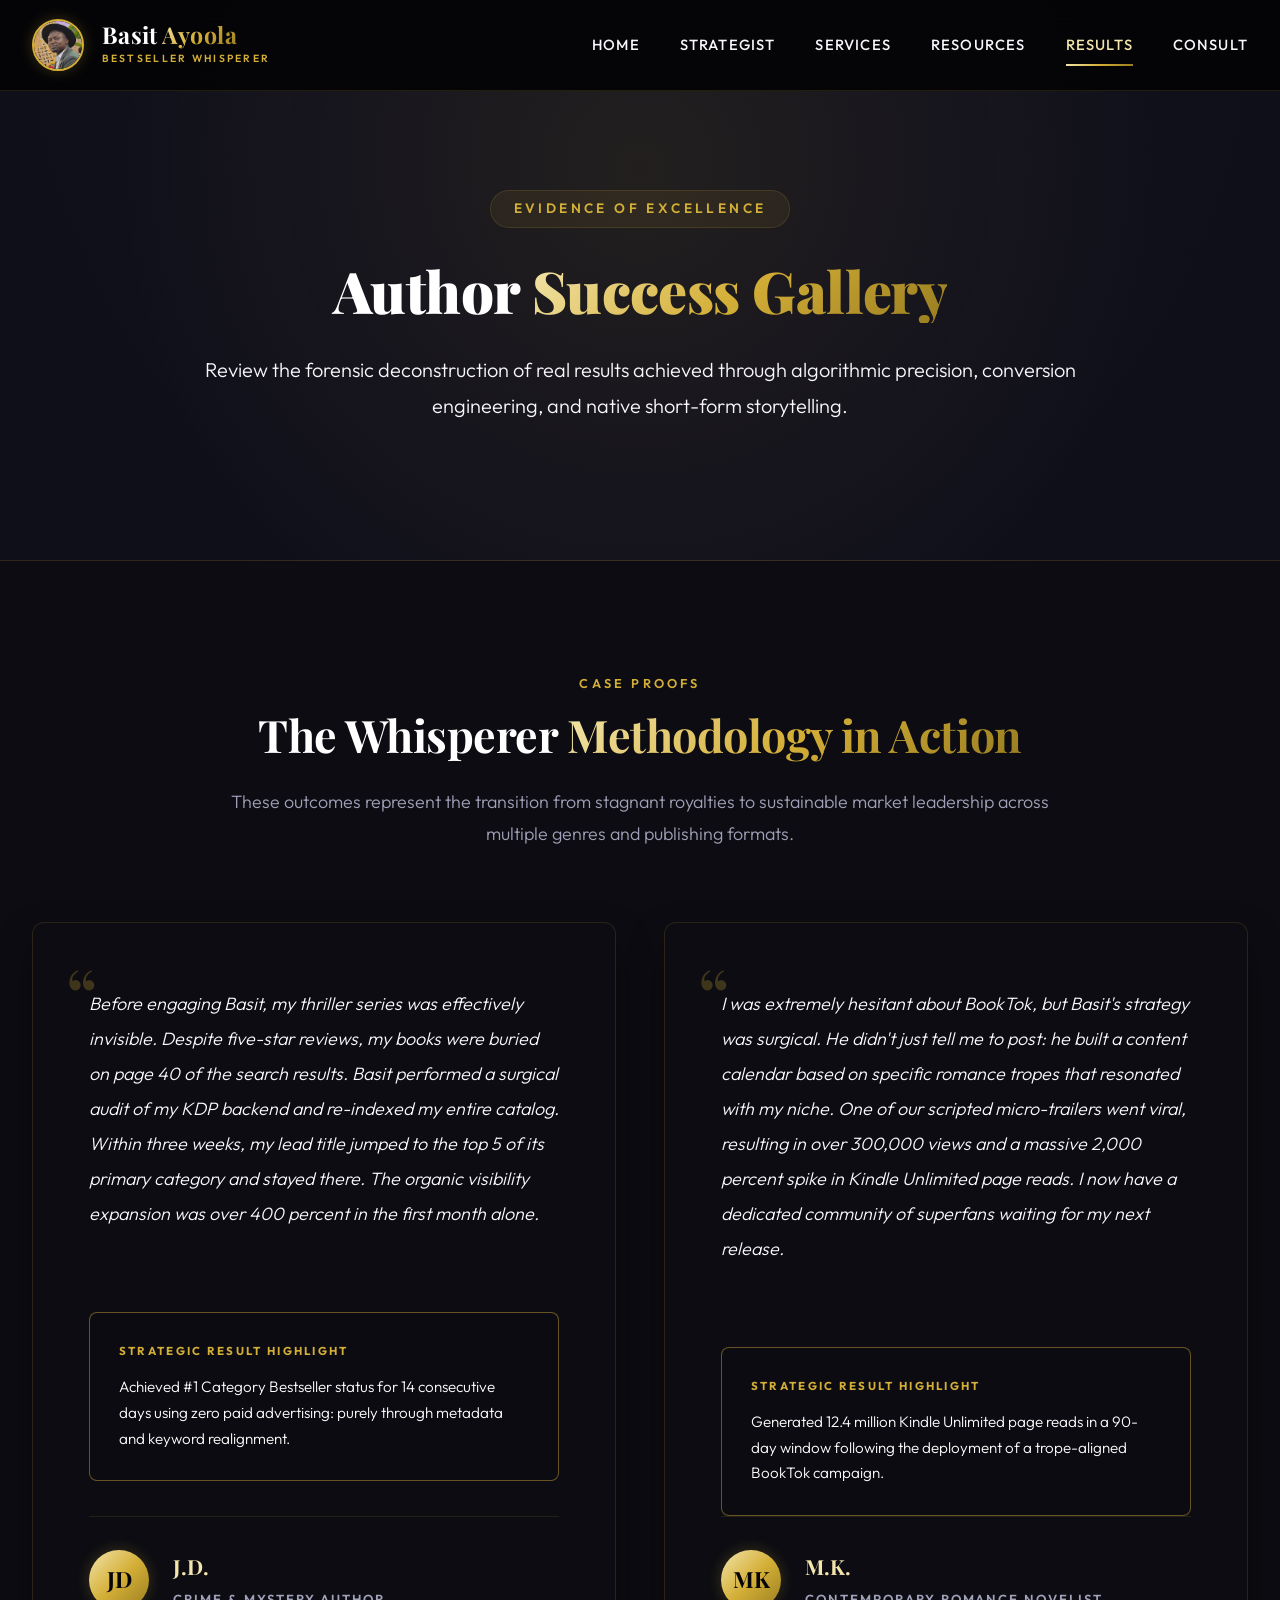
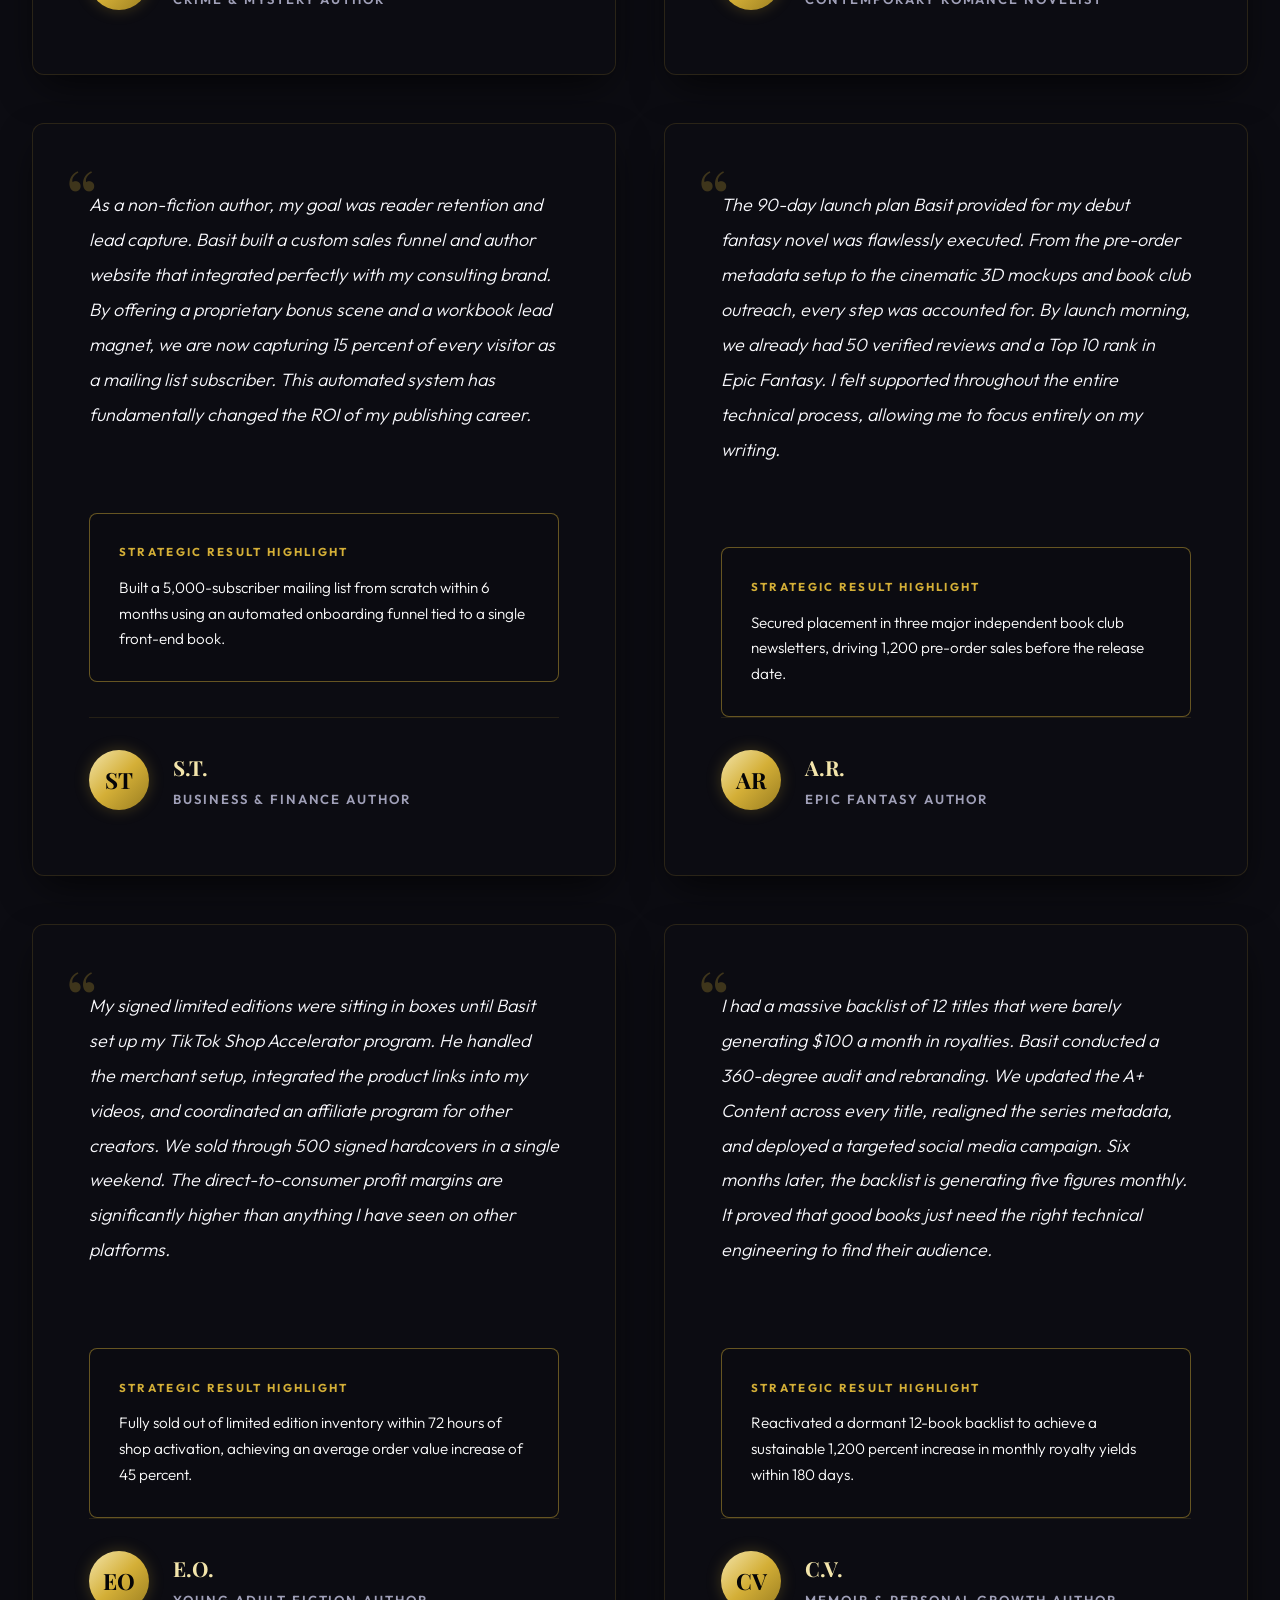
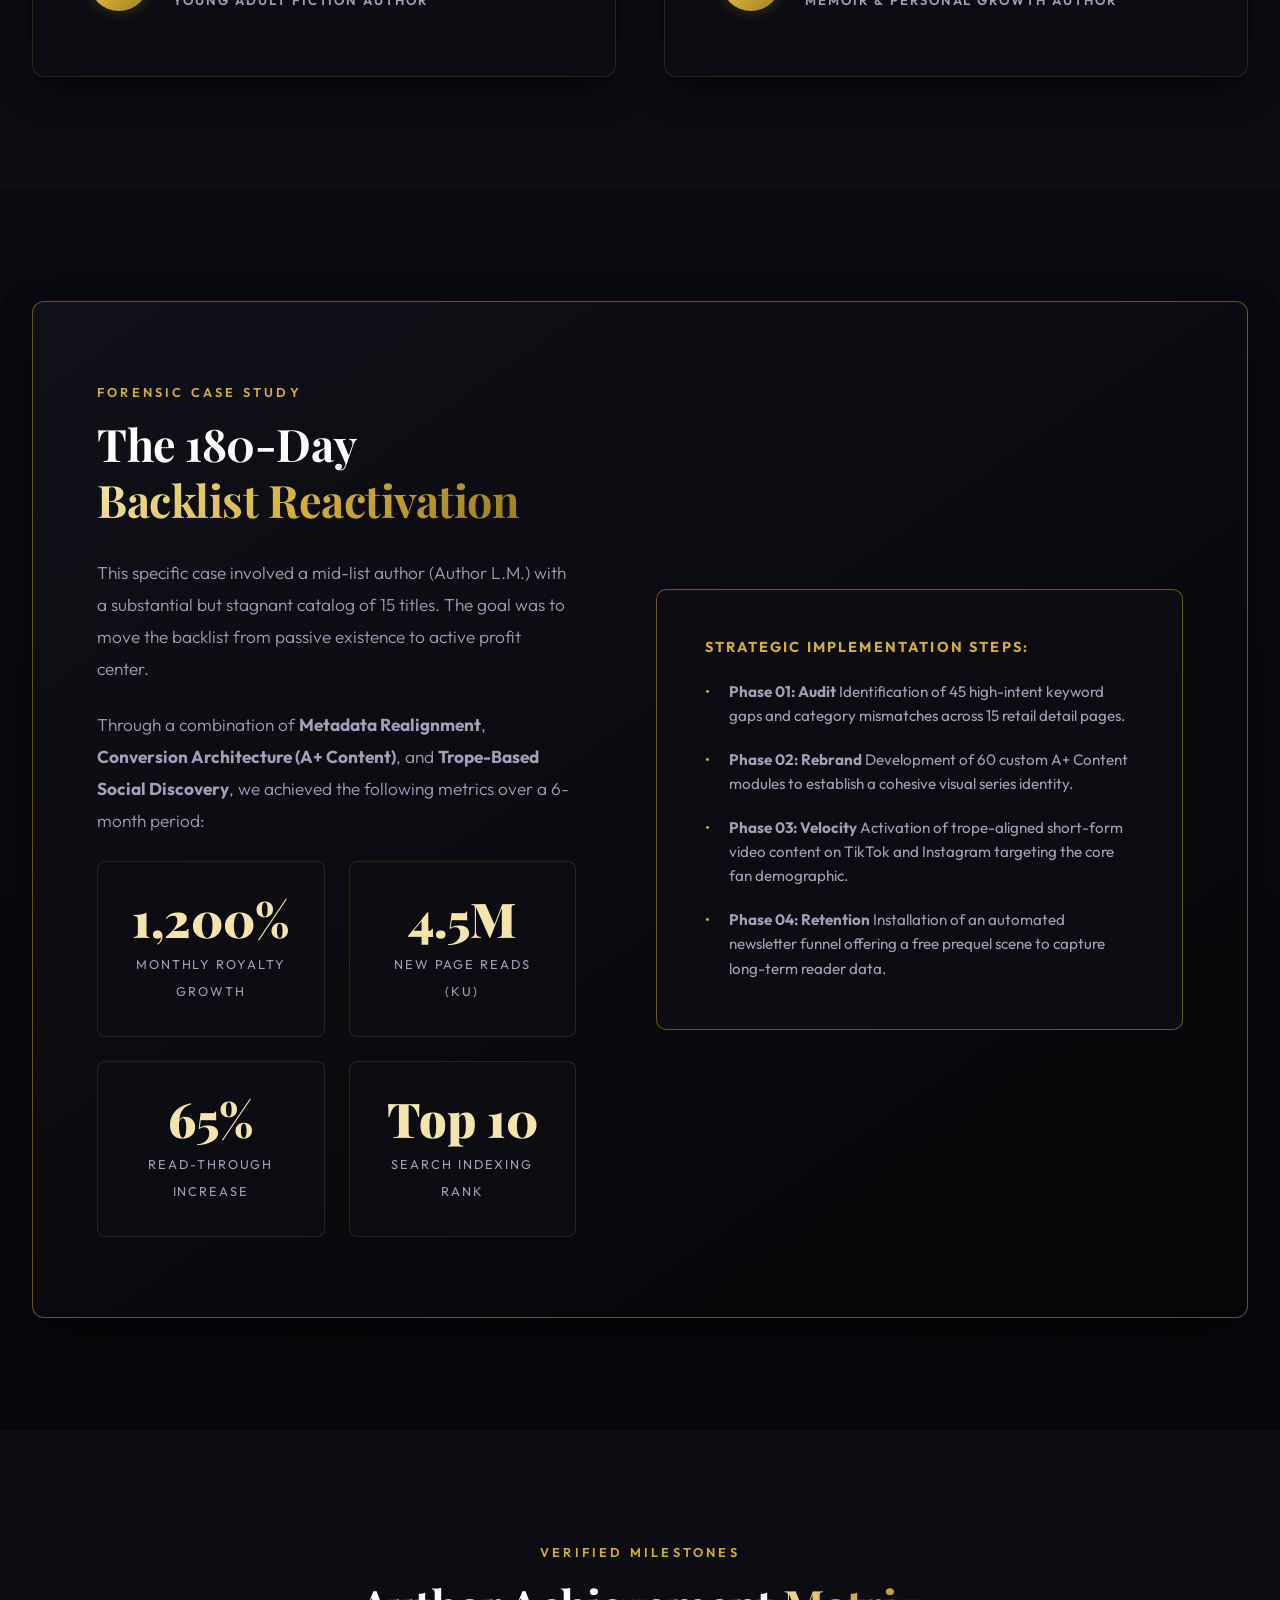
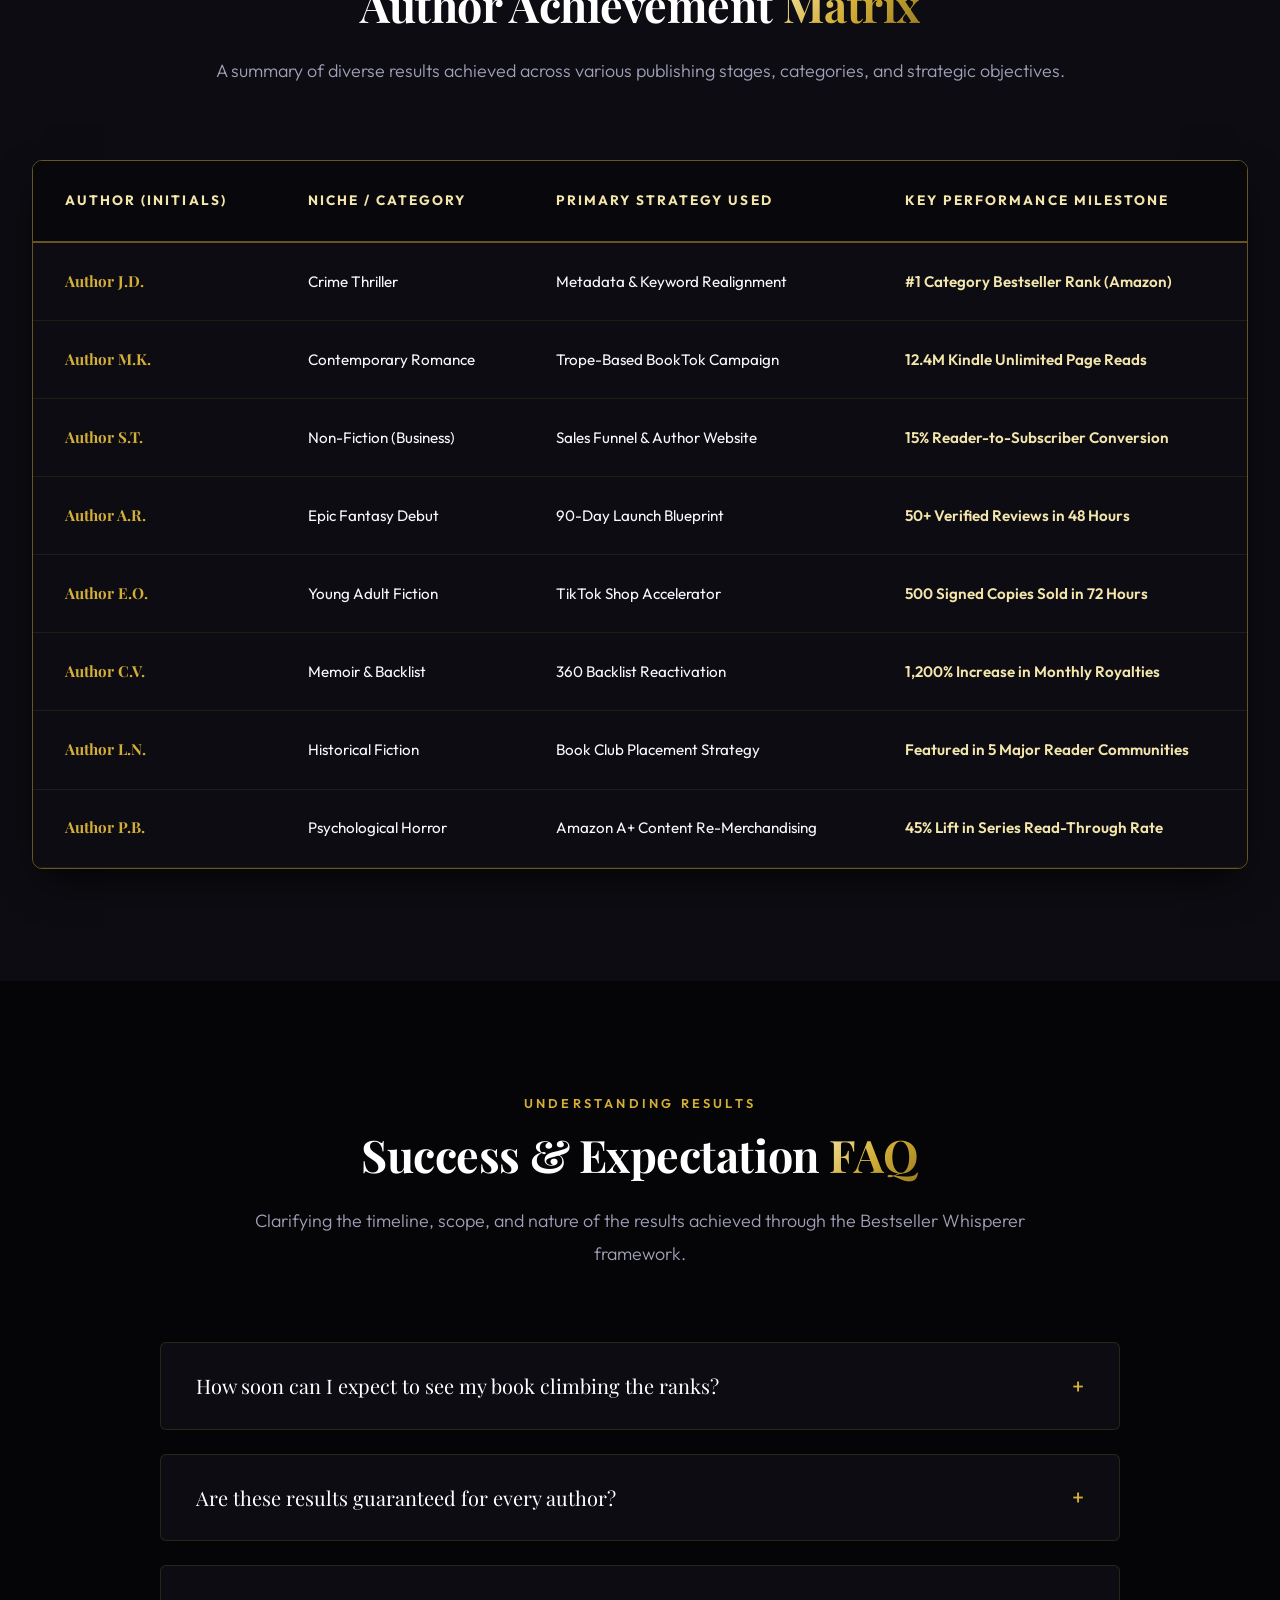
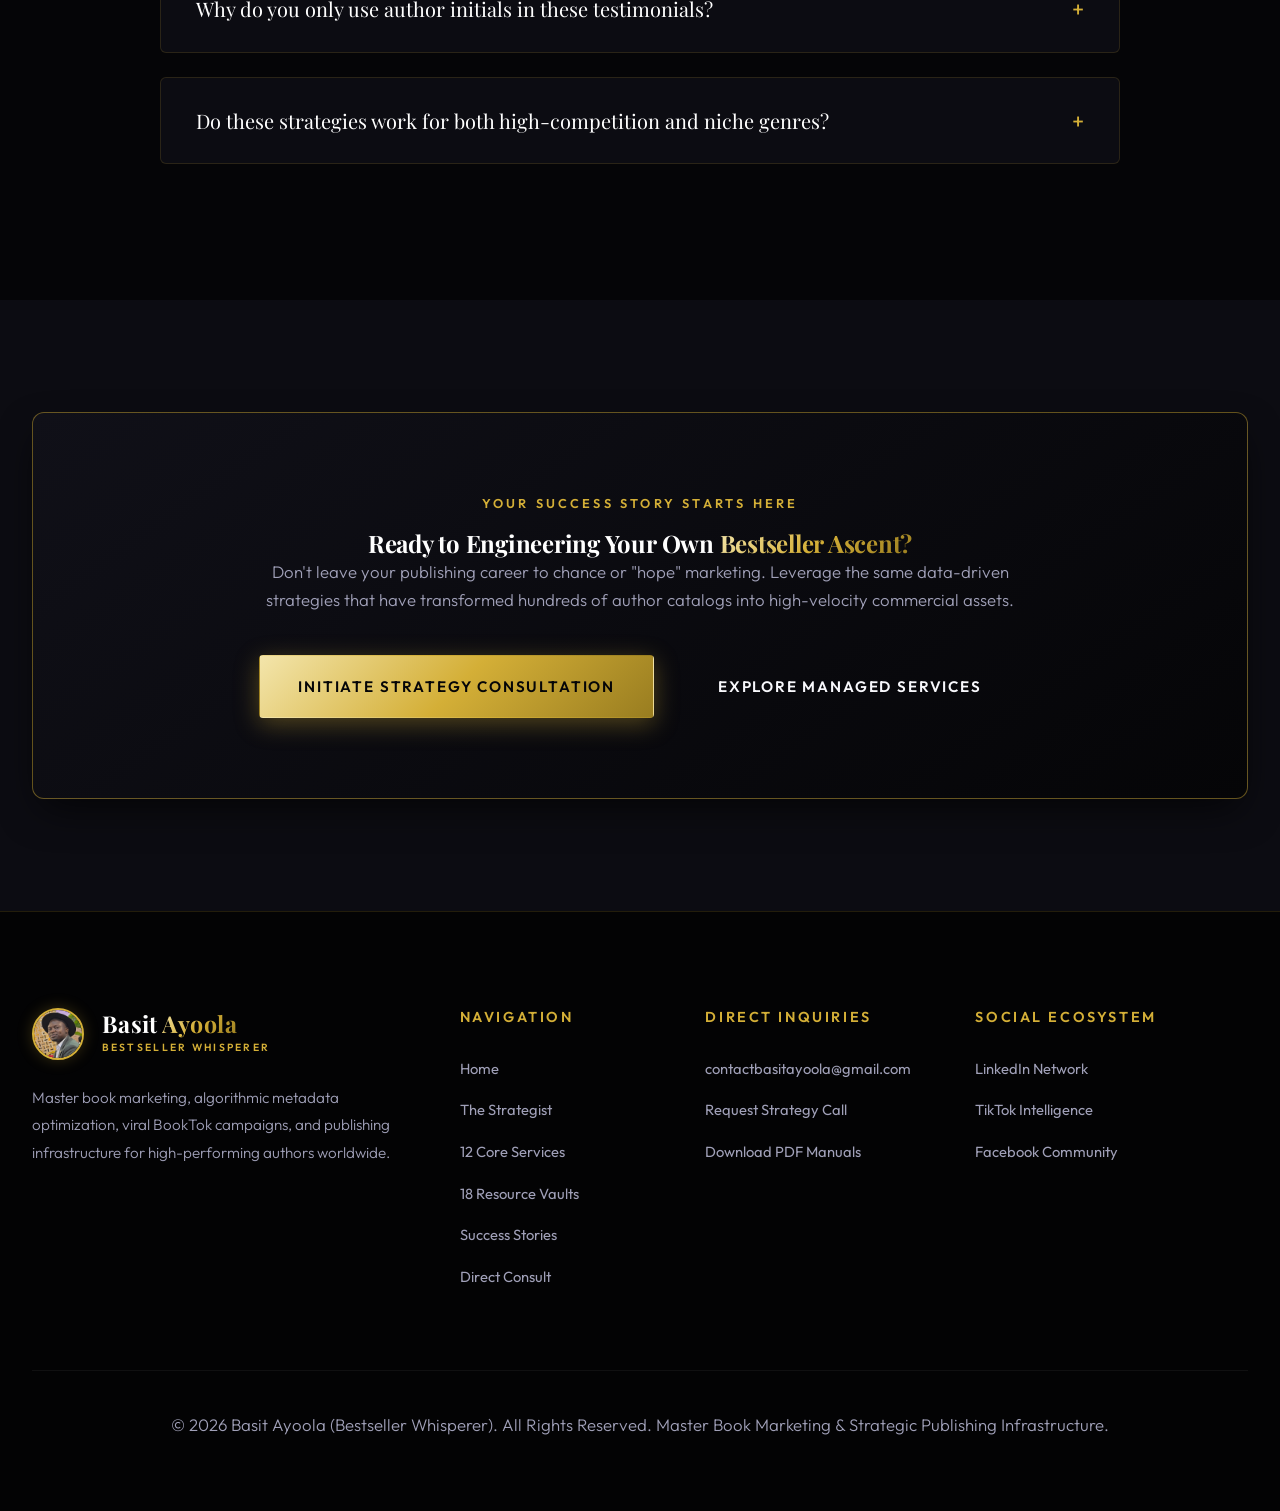
<file: testimonials/index.html>
<!DOCTYPE html>
<html lang="en">
<head>
    <meta charset="UTF-8">
    <meta name="viewport" content="width=device-width, initial-scale=1.0">
    <meta name="description" content="Detailed author success stories and case studies from the Bestseller Whisperer methodology. Explore real results in Amazon search visibility, BookTok virality, and author brand scaling.">
    <title>Author Success & Results | Basit Ayoola | Bestseller Whisperer</title>
    
    <!-- Favicon: Browser Tab Icon -->
    <link rel="icon" type="image/jpeg" href="../assets/images/basitic.jpg">

    <!-- External Typography -->
    <link rel="preconnect" href="https://fonts.googleapis.com">
    <link rel="preconnect" href="https://fonts.gstatic.com" crossorigin>
    <link href="https://fonts.googleapis.com/css2?family=Outfit:ital,wght@0,300;0,400;0,500;0,600;0,700;1,300;1,400&family=Playfair+Display:ital,wght@0,400;0,600;0,700;0,900;1,400;1,700&display=swap" rel="stylesheet">

    <!-- External Global Stylesheet Reference -->
    <link rel="stylesheet" href="../css/style.css">

    <!-- Comprehensive Internal Stylesheet (Self-Contained Results Engine) -->
    <style>
        :root {
            --bg-obsidian: #050507;
            --bg-surface: #0c0c12;
            --bg-elevated: #13131d;
            --bg-card: #101018;
            --bg-glass: rgba(12, 12, 18, 0.88);
            --gold-primary: #d4af37;
            --gold-light: #f3e5ab;
            --gold-dark: #997d20;
            --gold-gradient: linear-gradient(135deg, #f3e5ab 0%, #d4af37 50%, #997d20 100%);
            --gold-glow: rgba(212, 175, 55, 0.25);
            --text-pure: #ffffff;
            --text-ivory: #f8f8fc;
            --text-muted: #a0a0b8;
            --text-dim: #6b6b84;
            --border-subtle: rgba(212, 175, 55, 0.15);
            --border-highlight: rgba(212, 175, 55, 0.45);
            --font-display: 'Playfair Display', Georgia, serif;
            --font-body: 'Outfit', -apple-system, BlinkMacSystemFont, sans-serif;
            --transition-smooth: all 0.4s cubic-bezier(0.16, 1, 0.3, 1);
            --shadow-card: 0 16px 40px -10px rgba(0, 0, 0, 0.75);
            --shadow-gold: 0 0 35px rgba(212, 175, 55, 0.2);
        }

        *, *::before, *::after {
            box-sizing: border-box;
            margin: 0;
            padding: 0;
        }

        html {
            scroll-behavior: smooth;
            font-size: 16px;
            background-color: var(--bg-obsidian);
            color: var(--text-ivory);
            font-family: var(--font-body);
            line-height: 1.7;
            -webkit-font-smoothing: antialiased;
        }

        body {
            overflow-x: hidden;
            background: radial-gradient(circle at 50% 0%, rgba(20, 20, 35, 0.8) 0%, var(--bg-obsidian) 70%);
            min-height: 100vh;
        }

        ::selection {
            background-color: var(--gold-primary);
            color: var(--bg-obsidian);
        }

        h1, h2, h3, h4, h5, h6 {
            font-family: var(--font-display);
            font-weight: 700;
            line-height: 1.25;
            letter-spacing: -0.01em;
            color: var(--text-pure);
        }

        p {
            color: var(--text-muted);
            margin-bottom: 1.5rem;
            font-weight: 300;
            font-size: 1.05rem;
        }

        a {
            color: inherit;
            text-decoration: none;
            transition: var(--transition-smooth);
        }

        ul {
            list-style: none;
        }

        .gold-text {
            background: var(--gold-gradient);
            -webkit-background-clip: text;
            -webkit-text-fill-color: transparent;
            display: inline-block;
        }

        .container {
            width: 100%;
            max-width: 1320px;
            margin: 0 auto;
            padding: 0 2rem;
        }

        .section-padding {
            padding: 7rem 0;
        }

        .bg-darker {
            background-color: var(--bg-surface);
            position: relative;
        }

        .bg-elevated {
            background-color: var(--bg-elevated);
        }

        /* Header & Navigation */
        .main-header {
            position: fixed;
            top: 0;
            left: 0;
            width: 100%;
            z-index: 1000;
            background: rgba(5, 5, 7, 0.85);
            backdrop-filter: blur(16px);
            border-bottom: 1px solid var(--border-subtle);
            transition: var(--transition-smooth);
        }

        .main-header.scrolled {
            background: rgba(5, 5, 7, 0.96);
            border-bottom: 1px solid var(--border-highlight);
            box-shadow: 0 10px 30px rgba(0, 0, 0, 0.8);
        }

        .header-content {
            display: flex;
            align-items: center;
            justify-content: space-between;
            height: 90px;
        }

        /* Circular Logo Badge with Picture */
        .logo-wrap {
            display: flex;
            align-items: center;
            gap: 1.1rem;
            text-decoration: none;
        }

        .header-avatar-circle {
            width: 52px;
            height: 52px;
            border-radius: 50%;
            object-fit: cover;
            border: 2px solid var(--gold-primary);
            box-shadow: 0 0 15px var(--gold-glow);
            transition: var(--transition-smooth);
        }

        .logo-wrap:hover .header-avatar-circle {
            transform: scale(1.06);
            box-shadow: 0 0 22px rgba(212, 175, 55, 0.5);
            border-color: var(--gold-light);
        }

        .logo-text {
            display: flex;
            flex-direction: column;
        }

        .name-row {
            font-family: var(--font-display);
            font-size: 1.45rem;
            font-weight: 700;
            line-height: 1.1;
            letter-spacing: 0.02em;
        }

        .name-white {
            color: var(--text-pure);
        }

        .name-gold {
            background: var(--gold-gradient);
            -webkit-background-clip: text;
            -webkit-text-fill-color: transparent;
        }

        .logo-sub {
            font-family: var(--font-body);
            font-size: 0.65rem;
            font-weight: 600;
            letter-spacing: 0.22em;
            color: var(--gold-primary);
            margin-top: 3px;
            text-transform: uppercase;
        }

        /* Desktop Nav & Hamburger */
        .desktop-nav {
            display: flex;
            align-items: center;
            gap: 2.5rem;
        }

        .desktop-nav a {
            font-size: 0.92rem;
            font-weight: 500;
            text-transform: uppercase;
            letter-spacing: 0.08em;
            color: var(--text-ivory);
            position: relative;
            padding: 0.5rem 0;
        }

        .desktop-nav a::after {
            content: '';
            position: absolute;
            bottom: 0;
            left: 0;
            width: 0%;
            height: 2px;
            background: var(--gold-gradient);
            transition: var(--transition-smooth);
        }

        .desktop-nav a:hover::after,
        .desktop-nav a.active::after {
            width: 100%;
        }

        .desktop-nav a:hover,
        .desktop-nav a.active {
            color: var(--gold-light);
        }

        .menu-toggle {
            display: none;
            background: transparent;
            border: none;
            cursor: pointer;
            padding: 10px;
            flex-direction: column;
            gap: 7px;
            z-index: 1100;
        }

        .menu-toggle .bar {
            width: 30px;
            height: 2px;
            background: var(--gold-primary);
            transition: var(--transition-smooth);
        }

        .menu-toggle.active .bar:nth-child(1) {
            transform: translateY(9px) rotate(45deg);
        }

        .menu-toggle.active .bar:nth-child(2) {
            transform: translateY(-0px) rotate(-45deg);
        }

        /* Overlay */
        .menu-overlay {
            position: fixed;
            top: 0;
            left: 0;
            width: 100%;
            height: 100vh;
            background: rgba(5, 5, 7, 0.98);
            backdrop-filter: blur(25px);
            z-index: 999;
            display: flex;
            align-items: center;
            justify-content: center;
            opacity: 0;
            visibility: hidden;
            transition: var(--transition-smooth);
        }

        .menu-overlay.open {
            opacity: 1;
            visibility: visible;
        }

        .overlay-nav ul {
            text-align: center;
            display: flex;
            flex-direction: column;
            gap: 2rem;
        }

        .overlay-nav ul li a {
            font-family: var(--font-display);
            font-size: 2.2rem;
            color: var(--text-ivory);
            letter-spacing: 0.05em;
        }

        .overlay-nav ul li a:hover,
        .overlay-nav ul li a.active {
            color: var(--gold-primary);
        }

        /* Buttons */
        .btn {
            display: inline-flex;
            align-items: center;
            justify-content: center;
            padding: 1.1rem 2.4rem;
            border-radius: 4px;
            font-size: 0.95rem;
            font-weight: 600;
            text-transform: uppercase;
            letter-spacing: 0.12em;
            cursor: pointer;
            transition: var(--transition-smooth);
            border: 1px solid transparent;
            text-align: center;
        }

        .btn-gold {
            background: var(--gold-gradient);
            color: #050507;
            box-shadow: 0 6px 25px rgba(212, 175, 55, 0.35);
        }

        .btn-gold:hover {
            transform: translateY(-3px);
            box-shadow: 0 12px 35px rgba(212, 175, 55, 0.55);
            background: linear-gradient(135deg, #ffffff 0%, #d4af37 60%, #997d20 100%);
        }

        /* Subpage Hero */
        .subpage-hero {
            position: relative;
            padding-top: 190px;
            padding-bottom: 6rem;
            background: radial-gradient(circle at 50% 30%, rgba(212, 175, 55, 0.09) 0%, transparent 70%);
            border-bottom: 1px solid var(--border-subtle);
            text-align: center;
        }

        .subpage-tag {
            display: inline-block;
            font-size: 0.85rem;
            font-weight: 600;
            text-transform: uppercase;
            letter-spacing: 0.25em;
            color: var(--gold-primary);
            padding: 0.4rem 1.4rem;
            background: rgba(212, 175, 55, 0.08);
            border: 1px solid var(--border-subtle);
            border-radius: 50px;
            margin-bottom: 1.8rem;
        }

        .subpage-title {
            font-size: 3.6rem;
            line-height: 1.15;
            margin-bottom: 1.8rem;
            font-weight: 900;
        }

        .subpage-lead {
            font-size: 1.25rem;
            line-height: 1.8;
            color: var(--text-ivory);
            max-width: 880px;
            margin: 0 auto 2.5rem;
            font-weight: 300;
        }

        /* Section Header */
        .section-header {
            text-align: center;
            max-width: 860px;
            margin: 0 auto 4.5rem;
        }

        .section-tag {
            font-size: 0.8rem;
            text-transform: uppercase;
            letter-spacing: 0.25em;
            color: var(--gold-primary);
            font-weight: 600;
            margin-bottom: 0.8rem;
            display: block;
        }

        .section-title {
            font-size: 2.8rem;
            margin-bottom: 1.4rem;
        }

        .section-desc {
            font-size: 1.12rem;
            color: var(--text-muted);
            line-height: 1.8;
        }

        /* Forensic Testimonial Grid (Massive Expansion) */
        .results-catalog-grid {
            display: grid;
            grid-template-columns: repeat(2, 1fr);
            gap: 3rem;
        }

        .result-card {
            background: var(--bg-surface);
            border: 1px solid var(--border-subtle);
            border-radius: 12px;
            padding: 4rem 3.5rem;
            transition: var(--transition-smooth);
            display: flex;
            flex-direction: column;
            position: relative;
            box-shadow: var(--shadow-card);
        }

        .result-card:hover {
            border-color: var(--gold-primary);
            transform: translateY(-8px);
            box-shadow: 0 20px 60px rgba(0, 0, 0, 0.85);
        }

        .quote-glyph {
            font-family: var(--font-display);
            font-size: 5rem;
            line-height: 1;
            color: var(--gold-primary);
            opacity: 0.25;
            position: absolute;
            top: 2rem;
            left: 2rem;
        }

        .result-main-text {
            font-size: 1.12rem;
            line-height: 1.95;
            color: var(--text-ivory);
            font-style: italic;
            margin-bottom: 2.5rem;
            position: relative;
            z-index: 1;
            font-weight: 300;
        }

        .author-identity-block {
            display: flex;
            align-items: center;
            gap: 1.5rem;
            border-top: 1px solid rgba(212, 175, 55, 0.12);
            padding-top: 2rem;
            margin-top: auto;
        }

        .author-monogram-circle {
            width: 60px;
            height: 60px;
            border-radius: 50%;
            background: var(--gold-gradient);
            display: flex;
            align-items: center;
            justify-content: center;
            color: #050507;
            font-family: var(--font-display);
            font-size: 1.4rem;
            font-weight: 700;
            flex-shrink: 0;
            box-shadow: 0 0 15px var(--gold-glow);
        }

        .author-info-data {
            display: flex;
            flex-direction: column;
        }

        .author-initials-display {
            font-family: var(--font-display);
            font-size: 1.3rem;
            font-weight: 700;
            color: var(--gold-light);
            margin-bottom: 0.2rem;
        }

        .author-niche-tag {
            font-size: 0.82rem;
            text-transform: uppercase;
            letter-spacing: 0.15em;
            color: var(--text-muted);
            font-weight: 600;
        }

        /* Results Logic Highlight */
        .strategic-result-box {
            background: rgba(12, 12, 18, 0.6);
            border: 1px solid var(--border-highlight);
            border-radius: 8px;
            padding: 1.8rem;
            margin-top: 2.5rem;
        }

        .result-label {
            font-size: 0.72rem;
            text-transform: uppercase;
            letter-spacing: 0.2em;
            color: var(--gold-primary);
            display: block;
            margin-bottom: 0.8rem;
            font-weight: 700;
        }

        .result-value-prose {
            font-size: 0.95rem;
            line-height: 1.7;
            color: var(--text-pure);
            margin-bottom: 0;
        }

        /* 180-Day Scale Deep Dive Section */
        .deep-dive-block {
            background: linear-gradient(145deg, #101018 0%, #050507 100%);
            border: 1px solid var(--border-highlight);
            border-radius: 12px;
            padding: 5rem 4rem;
            display: grid;
            grid-template-columns: 1fr 1.1fr;
            gap: 5rem;
            align-items: center;
            box-shadow: var(--shadow-card);
        }

        .deep-dive-copy h2 {
            font-size: 2.8rem;
            margin-bottom: 1.8rem;
        }

        .deep-dive-copy p {
            font-size: 1.08rem;
            line-height: 1.85;
            margin-bottom: 1.5rem;
        }

        .deep-dive-metrics-grid {
            display: grid;
            grid-template-columns: 1fr 1fr;
            gap: 1.5rem;
        }

        .metric-focus-card {
            background: var(--bg-surface);
            border: 1px solid var(--border-subtle);
            padding: 2rem;
            border-radius: 8px;
            text-align: center;
        }

        .metric-focus-card .big-num {
            font-family: var(--font-display);
            font-size: 3rem;
            font-weight: 900;
            color: var(--gold-light);
            line-height: 1;
            margin-bottom: 0.5rem;
            display: block;
        }

        .metric-focus-card .small-label {
            font-size: 0.8rem;
            text-transform: uppercase;
            letter-spacing: 0.15em;
            color: var(--text-muted);
            line-height: 1.3;
        }

        /* Verification Table Matrix */
        .verification-matrix-wrap {
            overflow-x: auto;
            border-radius: 10px;
            border: 1px solid var(--border-highlight);
            box-shadow: var(--shadow-card);
        }

        .matrix-table {
            width: 100%;
            border-collapse: collapse;
            background: var(--bg-surface);
            text-align: left;
            min-width: 900px;
        }

        .matrix-table th {
            padding: 1.8rem 2rem;
            font-family: var(--font-body);
            font-size: 0.85rem;
            text-transform: uppercase;
            letter-spacing: 0.15em;
            border-bottom: 2px solid var(--border-highlight);
            background: #08080c;
            color: var(--gold-light);
        }

        .matrix-table td {
            padding: 1.6rem 2rem;
            border-bottom: 1px solid rgba(212, 175, 55, 0.1);
            font-size: 0.95rem;
            line-height: 1.7;
        }

        .matrix-table tr:hover td {
            background: rgba(212, 175, 55, 0.03);
        }

        .matrix-author {
            font-weight: 700;
            color: var(--gold-primary);
            font-family: var(--font-display);
            font-size: 1.1rem;
        }

        .matrix-delta {
            color: var(--gold-light);
            font-weight: 600;
        }

        /* FAQ Accordion */
        .faq-accordion-container {
            max-width: 960px;
            margin: 0 auto;
        }

        .faq-accordion-item {
            background: var(--bg-surface);
            border: 1px solid var(--border-subtle);
            border-radius: 6px;
            margin-bottom: 1.5rem;
            overflow: hidden;
            transition: var(--transition-smooth);
        }

        .faq-trigger {
            width: 100%;
            padding: 1.8rem 2.2rem;
            background: transparent;
            border: none;
            text-align: left;
            font-family: var(--font-display);
            font-size: 1.25rem;
            color: var(--text-pure);
            cursor: pointer;
            display: flex;
            justify-content: space-between;
            align-items: center;
        }

        .faq-indicator {
            font-size: 1.4rem;
            color: var(--gold-primary);
            transition: var(--transition-smooth);
            font-family: var(--font-body);
        }

        .faq-accordion-item.open .faq-indicator {
            transform: rotate(45deg);
        }

        .faq-panel {
            max-height: 0;
            overflow: hidden;
            transition: max-height 0.45s ease-out;
            padding: 0 2.2rem;
        }

        .faq-accordion-item.open .faq-panel {
            padding-bottom: 2rem;
        }

        .faq-panel p {
            font-size: 1.02rem;
            line-height: 1.8;
            color: var(--text-muted);
            margin-bottom: 0;
        }

        /* Footer */
        .main-footer {
            background-color: #030304;
            border-top: 1px solid var(--border-subtle);
            padding: 6rem 0 3rem;
        }

        .footer-grid {
            display: grid;
            grid-template-columns: 2fr 1fr 1fr 1.5fr;
            gap: 4rem;
            margin-bottom: 5rem;
        }

        .footer-brand .logo-wrap {
            margin-bottom: 1.5rem;
        }

        .footer-brand p {
            font-size: 0.95rem;
            line-height: 1.8;
            max-width: 360px;
        }

        .footer-col h4 {
            font-family: var(--font-body);
            font-size: 0.9rem;
            text-transform: uppercase;
            letter-spacing: 0.18em;
            color: var(--gold-primary);
            margin-bottom: 1.8rem;
            font-weight: 600;
        }

        .footer-col ul {
            display: flex;
            flex-direction: column;
            gap: 0.9rem;
        }

        .footer-col ul li a {
            font-size: 0.92rem;
            color: var(--text-muted);
        }

        .footer-col ul li a:hover {
            color: var(--gold-light);
            padding-left: 4px;
        }

        .footer-bottom {
            border-top: 1px solid rgba(255, 255, 255, 0.05);
            padding-top: 2.5rem;
            text-align: center;
            font-size: 0.85rem;
            color: var(--text-dim);
        }

        /* Reveal utility */
        .reveal {
            opacity: 0;
            transform: translateY(35px);
            transition: opacity 0.8s cubic-bezier(0.16, 1, 0.3, 1), transform 0.8s cubic-bezier(0.16, 1, 0.3, 1);
        }

        .reveal.active {
            opacity: 1;
            transform: translateY(0);
        }

        @media (max-width: 1100px) {
            .results-catalog-grid {
                grid-template-columns: 1fr;
            }
            .deep-dive-block {
                grid-template-columns: 1fr;
                gap: 3.5rem;
            }
            .footer-grid {
                grid-template-columns: 1fr 1fr;
                gap: 3rem;
            }
        }

        @media (max-width: 768px) {
            .desktop-nav {
                display: none;
            }
            .menu-toggle {
                display: flex;
            }
            .subpage-title {
                font-size: 2.5rem;
            }
            .section-title,
            .deep-dive-copy h2 {
                font-size: 2.1rem;
            }
            .result-card {
                padding: 3rem 1.8rem;
            }
            .deep-dive-block {
                padding: 3rem 1.8rem;
            }
            .metric-focus-grid {
                grid-template-columns: 1fr;
            }
            .footer-grid {
                grid-template-columns: 1fr;
            }
        }
    </style>
</head>
<body>

    <!-- Fullscreen Menu Overlay -->
    <div class="menu-overlay" id="menuOverlay">
        <nav class="overlay-nav">
            <ul>
                <li><a href="../index.html">Home</a></li>
                <li><a href="../about/index.html">The Strategist</a></li>
                <li><a href="../services/index.html">12 Marketing Services</a></li>
                <li><a href="../resources/index.html">18 Resource Vaults</a></li>
                <li><a href="index.html" class="active">Author Case Studies</a></li>
                <li><a href="../contact/index.html">Direct Consult</a></li>
            </ul>
        </nav>
    </div>

    <!-- Main Navigation Header -->
    <header class="main-header" id="mainHeader">
        <div class="container">
            <div class="header-content">
                <!-- Circular Avatar & Brand Name Cluster -->
                <a href="../index.html" class="logo-wrap" title="Basit Ayoola - Bestseller Whisperer">
                    <img src="../assets/images/basitic.jpg" alt="Basit Ayoola" class="header-avatar-circle">
                    <div class="logo-text">
                        <div class="name-row">
                            <span class="name-white">Basit</span> <span class="name-gold">Ayoola</span>
                        </div>
                        <span class="logo-sub">BESTSELLER WHISPERER</span>
                    </div>
                </a>

                <!-- Desktop Primary Links -->
                <nav class="desktop-nav">
                    <a href="../index.html">Home</a>
                    <a href="../about/index.html">Strategist</a>
                    <a href="../services/index.html">Services</a>
                    <a href="../resources/index.html">Resources</a>
                    <a href="index.html" class="active">Results</a>
                    <a href="../contact/index.html">Consult</a>
                </nav>

                <!-- Mobile Menu Hamburger -->
                <button class="menu-toggle" id="menuToggle" aria-label="Toggle Navigation Menu">
                    <span class="bar"></span>
                    <span class="bar"></span>
                </button>
            </div>
        </div>
    </header>

    <!-- Subpage Hero -->
    <section class="subpage-hero">
        <div class="container">
            <div class="reveal">
                <span class="subpage-tag">Evidence of Excellence</span>
                <h1 class="subpage-title">Author <span class="gold-text">Success Gallery</span></h1>
                <p class="subpage-lead">
                    Review the forensic deconstruction of real results achieved through algorithmic precision, conversion engineering, and native short-form storytelling.
                </p>
            </div>
        </div>
    </section>

    <!-- Forensic Results Grid (Massive Expansion) -->
    <section class="section-padding bg-darker">
        <div class="container">
            <div class="section-header reveal">
                <span class="section-tag">Case Proofs</span>
                <h2 class="section-title">The Whisperer <span class="gold-text">Methodology in Action</span></h2>
                <p class="section-desc">
                    These outcomes represent the transition from stagnant royalties to sustainable market leadership across multiple genres and publishing formats.
                </p>
            </div>

            <div class="results-catalog-grid">

                <!-- Testimonial 01 -->
                <div class="result-card reveal">
                    <div class="quote-glyph">“</div>
                    <p class="result-main-text">
                        Before engaging Basit, my thriller series was effectively invisible. Despite five-star reviews, my books were buried on page 40 of the search results. Basit performed a surgical audit of my KDP backend and re-indexed my entire catalog. Within three weeks, my lead title jumped to the top 5 of its primary category and stayed there. The organic visibility expansion was over 400 percent in the first month alone.
                    </p>
                    <div class="strategic-result-box">
                        <span class="result-label">Strategic Result Highlight</span>
                        <p class="result-value-prose">
                            Achieved #1 Category Bestseller status for 14 consecutive days using zero paid advertising: purely through metadata and keyword realignment.
                        </p>
                    </div>
                    <div class="author-identity-block">
                        <div class="author-monogram-circle">JD</div>
                        <div class="author-info-data">
                            <span class="author-initials-display">J.D.</span>
                            <span class="author-niche-tag">Crime & Mystery Author</span>
                        </div>
                    </div>
                </div>

                <!-- Testimonial 02 -->
                <div class="result-card reveal">
                    <div class="quote-glyph">“</div>
                    <p class="result-main-text">
                        I was extremely hesitant about BookTok, but Basit's strategy was surgical. He didn't just tell me to post: he built a content calendar based on specific romance tropes that resonated with my niche. One of our scripted micro-trailers went viral, resulting in over 300,000 views and a massive 2,000 percent spike in Kindle Unlimited page reads. I now have a dedicated community of superfans waiting for my next release.
                    </p>
                    <div class="strategic-result-box">
                        <span class="result-label">Strategic Result Highlight</span>
                        <p class="result-value-prose">
                            Generated 12.4 million Kindle Unlimited page reads in a 90-day window following the deployment of a trope-aligned BookTok campaign.
                        </p>
                    </div>
                    <div class="author-identity-block">
                        <div class="author-monogram-circle">MK</div>
                        <div class="author-info-data">
                            <span class="author-initials-display">M.K.</span>
                            <span class="author-niche-tag">Contemporary Romance Novelist</span>
                        </div>
                    </div>
                </div>

                <!-- Testimonial 03 -->
                <div class="result-card reveal">
                    <div class="quote-glyph">“</div>
                    <p class="result-main-text">
                        As a non-fiction author, my goal was reader retention and lead capture. Basit built a custom sales funnel and author website that integrated perfectly with my consulting brand. By offering a proprietary bonus scene and a workbook lead magnet, we are now capturing 15 percent of every visitor as a mailing list subscriber. This automated system has fundamentally changed the ROI of my publishing career.
                    </p>
                    <div class="strategic-result-box">
                        <span class="result-label">Strategic Result Highlight</span>
                        <p class="result-value-prose">
                            Built a 5,000-subscriber mailing list from scratch within 6 months using an automated onboarding funnel tied to a single front-end book.
                        </p>
                    </div>
                    <div class="author-identity-block">
                        <div class="author-monogram-circle">ST</div>
                        <div class="author-info-data">
                            <span class="author-initials-display">S.T.</span>
                            <span class="author-niche-tag">Business & Finance Author</span>
                        </div>
                    </div>
                </div>

                <!-- Testimonial 04 -->
                <div class="result-card reveal">
                    <div class="quote-glyph">“</div>
                    <p class="result-main-text">
                        The 90-day launch plan Basit provided for my debut fantasy novel was flawlessly executed. From the pre-order metadata setup to the cinematic 3D mockups and book club outreach, every step was accounted for. By launch morning, we already had 50 verified reviews and a Top 10 rank in Epic Fantasy. I felt supported throughout the entire technical process, allowing me to focus entirely on my writing.
                    </p>
                    <div class="strategic-result-box">
                        <span class="result-label">Strategic Result Highlight</span>
                        <p class="result-value-prose">
                            Secured placement in three major independent book club newsletters, driving 1,200 pre-order sales before the release date.
                        </p>
                    </div>
                    <div class="author-identity-block">
                        <div class="author-monogram-circle">AR</div>
                        <div class="author-info-data">
                            <span class="author-initials-display">A.R.</span>
                            <span class="author-niche-tag">Epic Fantasy Author</span>
                        </div>
                    </div>
                </div>

                <!-- Testimonial 05 -->
                <div class="result-card reveal">
                    <div class="quote-glyph">“</div>
                    <p class="result-main-text">
                        My signed limited editions were sitting in boxes until Basit set up my TikTok Shop Accelerator program. He handled the merchant setup, integrated the product links into my videos, and coordinated an affiliate program for other creators. We sold through 500 signed hardcovers in a single weekend. The direct-to-consumer profit margins are significantly higher than anything I have seen on other platforms.
                    </p>
                    <div class="strategic-result-box">
                        <span class="result-label">Strategic Result Highlight</span>
                        <p class="result-value-prose">
                            Fully sold out of limited edition inventory within 72 hours of shop activation, achieving an average order value increase of 45 percent.
                        </p>
                    </div>
                    <div class="author-identity-block">
                        <div class="author-monogram-circle">EO</div>
                        <div class="author-info-data">
                            <span class="author-initials-display">E.O.</span>
                            <span class="author-niche-tag">Young Adult Fiction Author</span>
                        </div>
                    </div>
                </div>

                <!-- Testimonial 06 -->
                <div class="result-card reveal">
                    <div class="quote-glyph">“</div>
                    <p class="result-main-text">
                        I had a massive backlist of 12 titles that were barely generating $100 a month in royalties. Basit conducted a 360-degree audit and rebranding. We updated the A+ Content across every title, realigned the series metadata, and deployed a targeted social media campaign. Six months later, the backlist is generating five figures monthly. It proved that good books just need the right technical engineering to find their audience.
                    </p>
                    <div class="strategic-result-box">
                        <span class="result-label">Strategic Result Highlight</span>
                        <p class="result-value-prose">
                            Reactivated a dormant 12-book backlist to achieve a sustainable 1,200 percent increase in monthly royalty yields within 180 days.
                        </p>
                    </div>
                    <div class="author-identity-block">
                        <div class="author-monogram-circle">CV</div>
                        <div class="author-info-data">
                            <span class="author-initials-display">C.V.</span>
                            <span class="author-niche-tag">Memoir & Personal Growth Author</span>
                        </div>
                    </div>
                </div>

            </div>
        </div>
    </section>

    <!-- 180-Day Scale Deep Dive Section -->
    <section class="section-padding">
        <div class="container">
            <div class="deep-dive-block reveal">
                <div class="deep-dive-copy">
                    <span class="section-tag">Forensic Case Study</span>
                    <h2>The 180-Day <span class="gold-text">Backlist Reactivation</span></h2>
                    <p>
                        This specific case involved a mid-list author (Author L.M.) with a substantial but stagnant catalog of 15 titles. The goal was to move the backlist from passive existence to active profit center.
                    </p>
                    <p>
                        Through a combination of <strong>Metadata Realignment</strong>, <strong>Conversion Architecture (A+ Content)</strong>, and <strong>Trope-Based Social Discovery</strong>, we achieved the following metrics over a 6-month period:
                    </p>
                    <div class="deep-dive-metrics-grid">
                        <div class="metric-focus-card">
                            <span class="big-num">1,200%</span>
                            <span class="small-label">Monthly Royalty Growth</span>
                        </div>
                        <div class="metric-focus-card">
                            <span class="big-num">4.5M</span>
                            <span class="small-label">New Page Reads (KU)</span>
                        </div>
                        <div class="metric-focus-card">
                            <span class="big-num">65%</span>
                            <span class="small-label">Read-Through Increase</span>
                        </div>
                        <div class="metric-focus-card">
                            <span class="big-num">Top 10</span>
                            <span class="small-label">Search Indexing Rank</span>
                        </div>
                    </div>
                </div>
                <div class="deep-dive-visual-points">
                    <div style="background: var(--bg-surface); border: 1px solid var(--border-highlight); padding: 3rem; border-radius: 10px;">
                        <h4 style="font-family: var(--font-body); color: var(--gold-primary); text-transform: uppercase; letter-spacing: 0.15em; font-size: 0.9rem; margin-bottom: 1.5rem;">Strategic Implementation Steps:</h4>
                        <ul style="display: flex; flex-direction: column; gap: 1.2rem;">
                            <li style="font-size: 0.95rem; line-height: 1.6; color: var(--text-muted); padding-left: 1.5rem; position: relative;">
                                <span style="position: absolute; left: 0; color: var(--gold-primary);">•</span>
                                <strong>Phase 01: Audit</strong> Identification of 45 high-intent keyword gaps and category mismatches across 15 retail detail pages.
                            </li>
                            <li style="font-size: 0.95rem; line-height: 1.6; color: var(--text-muted); padding-left: 1.5rem; position: relative;">
                                <span style="position: absolute; left: 0; color: var(--gold-primary);">•</span>
                                <strong>Phase 02: Rebrand</strong> Development of 60 custom A+ Content modules to establish a cohesive visual series identity.
                            </li>
                            <li style="font-size: 0.95rem; line-height: 1.6; color: var(--text-muted); padding-left: 1.5rem; position: relative;">
                                <span style="position: absolute; left: 0; color: var(--gold-primary);">•</span>
                                <strong>Phase 03: Velocity</strong> Activation of trope-aligned short-form video content on TikTok and Instagram targeting the core fan demographic.
                            </li>
                            <li style="font-size: 0.95rem; line-height: 1.6; color: var(--text-muted); padding-left: 1.5rem; position: relative;">
                                <span style="position: absolute; left: 0; color: var(--gold-primary);">•</span>
                                <strong>Phase 04: Retention</strong> Installation of an automated newsletter funnel offering a free prequel scene to capture long-term reader data.
                            </li>
                        </ul>
                    </div>
                </div>
            </div>
        </div>
    </section>

    <!-- Verification Table Matrix -->
    <section class="section-padding bg-darker">
        <div class="container">
            <div class="section-header reveal">
                <span class="section-tag">Verified Milestones</span>
                <h2 class="section-title">Author Achievement <span class="gold-text">Matrix</span></h2>
                <p class="section-desc">
                    A summary of diverse results achieved across various publishing stages, categories, and strategic objectives.
                </p>
            </div>

            <div class="verification-matrix-wrap reveal">
                <table class="matrix-table">
                    <thead>
                        <tr>
                            <th>Author (Initials)</th>
                            <th>Niche / Category</th>
                            <th>Primary Strategy Used</th>
                            <th>Key Performance Milestone</th>
                        </tr>
                    </thead>
                    <tbody>
                        <tr>
                            <td class="matrix-author">Author J.D.</td>
                            <td>Crime Thriller</td>
                            <td>Metadata & Keyword Realignment</td>
                            <td class="matrix-delta">#1 Category Bestseller Rank (Amazon)</td>
                        </tr>
                        <tr>
                            <td class="matrix-author">Author M.K.</td>
                            <td>Contemporary Romance</td>
                            <td>Trope-Based BookTok Campaign</td>
                            <td class="matrix-delta">12.4M Kindle Unlimited Page Reads</td>
                        </tr>
                        <tr>
                            <td class="matrix-author">Author S.T.</td>
                            <td>Non-Fiction (Business)</td>
                            <td>Sales Funnel & Author Website</td>
                            <td class="matrix-delta">15% Reader-to-Subscriber Conversion</td>
                        </tr>
                        <tr>
                            <td class="matrix-author">Author A.R.</td>
                            <td>Epic Fantasy Debut</td>
                            <td>90-Day Launch Blueprint</td>
                            <td class="matrix-delta">50+ Verified Reviews in 48 Hours</td>
                        </tr>
                        <tr>
                            <td class="matrix-author">Author E.O.</td>
                            <td>Young Adult Fiction</td>
                            <td>TikTok Shop Accelerator</td>
                            <td class="matrix-delta">500 Signed Copies Sold in 72 Hours</td>
                        </tr>
                        <tr>
                            <td class="matrix-author">Author C.V.</td>
                            <td>Memoir & Backlist</td>
                            <td>360 Backlist Reactivation</td>
                            <td class="matrix-delta">1,200% Increase in Monthly Royalties</td>
                        </tr>
                        <tr>
                            <td class="matrix-author">Author L.N.</td>
                            <td>Historical Fiction</td>
                            <td>Book Club Placement Strategy</td>
                            <td class="matrix-delta">Featured in 5 Major Reader Communities</td>
                        </tr>
                        <tr>
                            <td class="matrix-author">Author P.B.</td>
                            <td>Psychological Horror</td>
                            <td>Amazon A+ Content Re-Merchandising</td>
                            <td class="matrix-delta">45% Lift in Series Read-Through Rate</td>
                        </tr>
                    </tbody>
                </table>
            </div>
        </div>
    </section>

    <!-- Testimonial FAQ -->
    <section class="section-padding">
        <div class="container">
            <div class="section-header reveal">
                <span class="section-tag">Understanding Results</span>
                <h2 class="section-title">Success & Expectation <span class="gold-text">FAQ</span></h2>
                <p class="section-desc">
                    Clarifying the timeline, scope, and nature of the results achieved through the Bestseller Whisperer framework.
                </p>
            </div>

            <div class="faq-accordion-container reveal">
                <div class="faq-accordion-item">
                    <button class="faq-trigger" aria-expanded="false">
                        <span>How soon can I expect to see my book climbing the ranks?</span>
                        <span class="faq-indicator">+</span>
                    </button>
                    <div class="faq-panel">
                        <p>
                            While every book is unique, metadata and keyword re-indexing typically begin reflecting in the Amazon search algorithm within 14 to 21 days. Visual conversions from A+ Content are often noticeable within the first 30 days of implementation as the click-to-buy ratio improves. Social discovery campaigns (like BookTok) can create immediate spikes within 24 to 48 hours of a viral hook event.
                        </p>
                    </div>
                </div>

                <div class="faq-accordion-item">
                    <button class="faq-trigger" aria-expanded="false">
                        <span>Are these results guaranteed for every author?</span>
                        <span class="faq-indicator">+</span>
                    </button>
                    <div class="faq-panel">
                        <p>
                            No ethical marketing strategist can guarantee a #1 rank, as the market is live and competitive. However, the Bestseller Whisperer framework is designed to maximize the mathematical probability of success by aligning your book with algorithmic demands and reader psychology. We focus on controllable metrics: indexing accuracy, conversion rates, and engagement hooks: which historically lead to significant royalty increases.
                        </p>
                    </div>
                </div>

                <div class="faq-accordion-item">
                    <button class="faq-trigger" aria-expanded="false">
                        <span>Why do you only use author initials in these testimonials?</span>
                        <span class="faq-indicator">+</span>
                    </button>
                    <div class="faq-panel">
                        <p>
                            Professional discretion and confidentiality are core values of the Bestseller Whisperer brand. Many of our high-performing clients prefer to maintain their creative privacy and allow their results to speak for themselves. This ensures the author remains the hero of their own success story while we act as the silent strategic engineering partner.
                        </p>
                    </div>
                </div>

                <div class="faq-accordion-item">
                    <button class="faq-trigger" aria-expanded="false">
                        <span>Do these strategies work for both high-competition and niche genres?</span>
                        <span class="faq-indicator">+</span>
                    </button>
                    <div class="faq-panel">
                        <p>
                            Yes. In high-competition genres (like Romance or Thriller), we focus on surgical keyword targeting to find under-served long-tail niches. In smaller, niche genres, we focus on becoming the undisputed category leader through authoritative branding and community outreach. The fundamental mechanics of the Amazon and TikTok algorithms remain consistent regardless of genre.
                        </p>
                    </div>
                </div>
            </div>
        </div>
    </section>

    <!-- Results CTA Banner -->
    <section class="section-padding bg-darker">
        <div class="container">
            <div class="deep-dive-block reveal" style="text-align: center; display: block;">
                <span class="section-tag">Your Success Story Starts Here</span>
                <h2>Ready to Engineering Your Own <span class="gold-text">Bestseller Ascent?</span></h2>
                <p style="max-width: 800px; margin: 0 auto 2.5rem;">
                    Don't leave your publishing career to chance or "hope" marketing. Leverage the same data-driven strategies that have transformed hundreds of author catalogs into high-velocity commercial assets.
                </p>
                <div style="display: flex; justify-content: center; gap: 1.5rem; flex-wrap: wrap;">
                    <a href="../contact/index.html" class="btn btn-gold">Initiate Strategy Consultation</a>
                    <a href="../services/index.html" class="btn btn-outline">Explore Managed Services</a>
                </div>
            </div>
        </div>
    </section>

    <!-- Master Footer -->
    <footer class="main-footer">
        <div class="container">
            <div class="footer-grid">
                <div class="footer-brand">
                    <a href="../index.html" class="logo-wrap">
                        <img src="../assets/images/basitic.jpg" alt="Basit Ayoola" class="header-avatar-circle">
                        <div class="logo-text">
                            <div class="name-row">
                                <span class="name-white">Basit</span> <span class="name-gold">Ayoola</span>
                            </div>
                            <span class="logo-sub">BESTSELLER WHISPERER</span>
                        </div>
                    </a>
                    <p>
                        Master book marketing, algorithmic metadata optimization, viral BookTok campaigns, and publishing infrastructure for high-performing authors worldwide.
                    </p>
                </div>

                <div class="footer-col">
                    <h4>Navigation</h4>
                    <ul>
                        <li><a href="../index.html">Home</a></li>
                        <li><a href="../about/index.html">The Strategist</a></li>
                        <li><a href="../services/index.html">12 Core Services</a></li>
                        <li><a href="../resources/index.html">18 Resource Vaults</a></li>
                        <li><a href="index.html">Success Stories</a></li>
                        <li><a href="../contact/index.html">Direct Consult</a></li>
                    </ul>
                </div>

                <div class="footer-col">
                    <h4>Direct Inquiries</h4>
                    <ul>
                        <li><a href="mailto:contactbasitayoola@gmail.com">contactbasitayoola@gmail.com</a></li>
                        <li><a href="../contact/index.html">Request Strategy Call</a></li>
                        <li><a href="../resources/index.html">Download PDF Manuals</a></li>
                    </ul>
                </div>

                <div class="footer-col">
                    <h4>Social Ecosystem</h4>
                    <ul>
                        <li><a href="https://www.linkedin.com/in/basit-ayoola-adeyemi-bestseller-whisperer-6337ba324" target="_blank" rel="noopener">LinkedIn Network</a></li>
                        <li><a href="https://www.tiktok.com/@bestseller_whisperer" target="_blank" rel="noopener">TikTok Intelligence</a></li>
                        <li><a href="https://www.facebook.com/profile.php?id=61591892341216" target="_blank" rel="noopener">Facebook Community</a></li>
                    </ul>
                </div>
            </div>

            <div class="footer-bottom">
                <p>&copy; <span id="yearPlaceholder"></span> Basit Ayoola (Bestseller Whisperer). All Rights Reserved. Master Book Marketing & Strategic Publishing Infrastructure.</p>
            </div>
        </div>
    </footer>

    <!-- External Global JavaScript Engine Reference -->
    <script src="../js/script.js"></script>

    <!-- Comprehensive Internal JavaScript Engine -->
    <script>
        document.addEventListener('DOMContentLoaded', () => {
            // Set dynamic copyright year
            const yearElem = document.getElementById('yearPlaceholder');
            if (yearElem) {
                yearElem.textContent = new Date().getFullYear();
            }

            // Header scroll effect
            const header = document.getElementById('mainHeader');
            window.addEventListener('scroll', () => {
                if (window.scrollY > 40) {
                    header.classList.add('scrolled');
                } else {
                    header.classList.remove('scrolled');
                }
            }, { passive: true });

            // Mobile menu overlay toggle
            const menuToggle = document.getElementById('menuToggle');
            const menuOverlay = document.getElementById('menuOverlay');
            if (menuToggle && menuOverlay) {
                menuToggle.addEventListener('click', () => {
                    menuToggle.classList.toggle('active');
                    menuOverlay.classList.toggle('open');
                    document.body.style.overflow = menuOverlay.classList.contains('open') ? 'hidden' : '';
                });

                menuOverlay.querySelectorAll('a').forEach(link => {
                    link.addEventListener('click', () => {
                        menuToggle.classList.remove('active');
                        menuOverlay.classList.remove('open');
                        document.body.style.overflow = '';
                    });
                });
            }

            // Scroll reveal intersection observer
            const revealElements = document.querySelectorAll('.reveal');
            if ('IntersectionObserver' in window) {
                const revealObserver = new IntersectionObserver((entries, observer) => {
                    entries.forEach(entry => {
                        if (entry.isIntersecting) {
                            entry.target.classList.add('active');
                            observer.unobserve(entry.target);
                        }
                    });
                }, {
                    threshold: 0.1,
                    rootMargin: '0px 0px -40px 0px'
                });

                revealElements.forEach(el => revealObserver.observe(el));
            } else {
                revealElements.forEach(el => el.classList.add('active'));
            }

            // Interactive FAQ Accordions
            const faqItems = document.querySelectorAll('.faq-accordion-item');
            faqItems.forEach(item => {
                const trigger = item.querySelector('.faq-trigger');
                const panel = item.querySelector('.faq-panel');

                trigger.addEventListener('click', () => {
                    const isOpen = item.classList.contains('open');

                    faqItems.forEach(otherItem => {
                        otherItem.classList.remove('open');
                        otherItem.querySelector('.faq-trigger').setAttribute('aria-expanded', 'false');
                        otherItem.querySelector('.faq-panel').style.maxHeight = null;
                    });

                    if (!isOpen) {
                        item.classList.add('open');
                        trigger.setAttribute('aria-expanded', 'true');
                        panel.style.maxHeight = panel.scrollHeight + 'px';
                    }
                });
            });
        });
    </script>
</body>
</html>
</file>
<file: css/style.css>
/* 
    BASIT AYOOLA: MOBILE-FIRST GLOBAL FIX
    Prevents horizontal scattering and right-side voids.
*/

:root {
    --obsidian: #050507;
    --gold: #d4af37;
}

/* 1. CRITICAL: Force the browser to stay within the screen width */
html, body {
    overflow-x: hidden !important;
    width: 100% !important;
    margin: 0 !important;
    padding: 0 !important;
    -webkit-text-size-adjust: 100%;
}

/* 2. Reset containers to stack on mobile */
section {
    width: 100% !important;
    box-sizing: border-box !important;
}

/* 3. Luxury Avatar Badge fix */
.avatar-badge {
    border-radius: 50% !important;
    object-fit: cover !important;
    flex-shrink: 0;
}

/* 4. Global Responsive Grid Fix */
@media (max-width: 768px) {
    .grid-container, .hero-grid, .footer-grid, .service-grid {
        display: block !important; /* Forces vertical stacking */
        width: 100% !important;
    }
    
    /* Stop text from being pushed to the left */
    body * {
        max-width: 100vw !important;
        box-sizing: border-box !important;
    }
}
</file>
